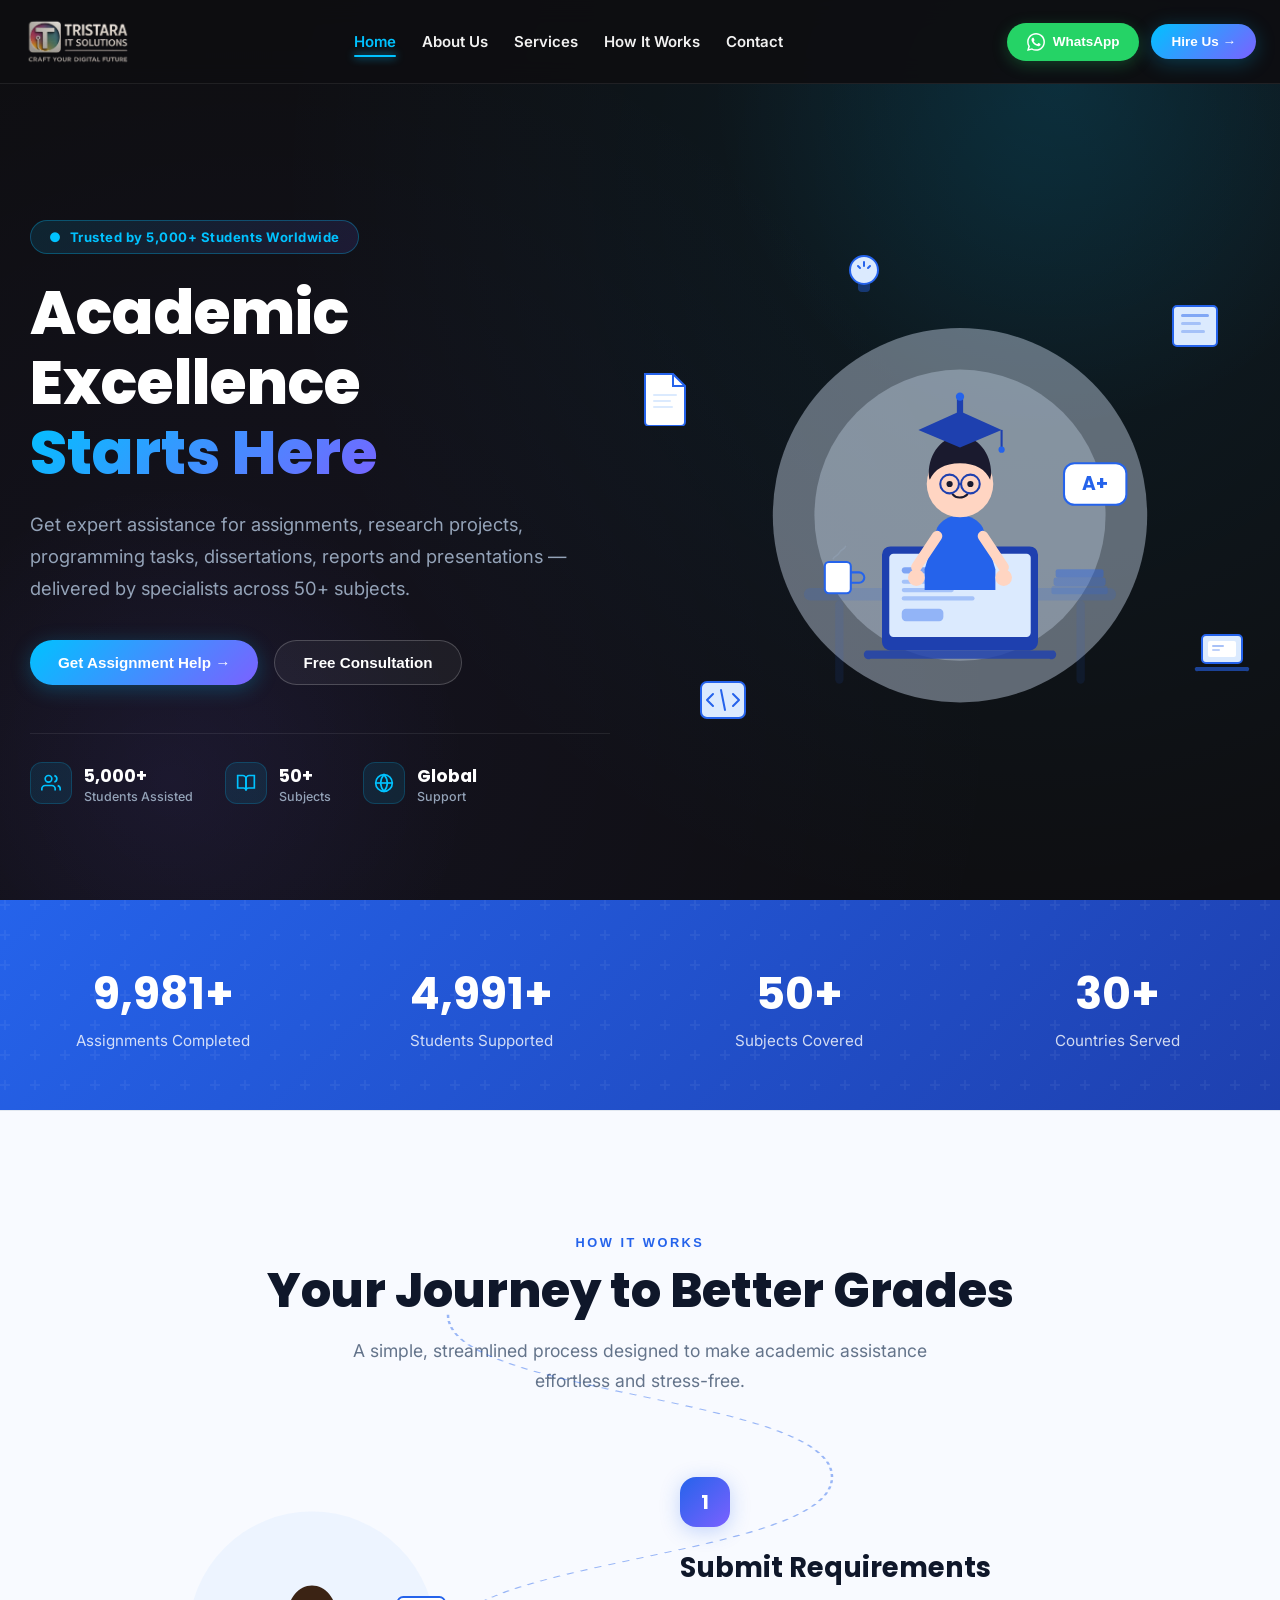
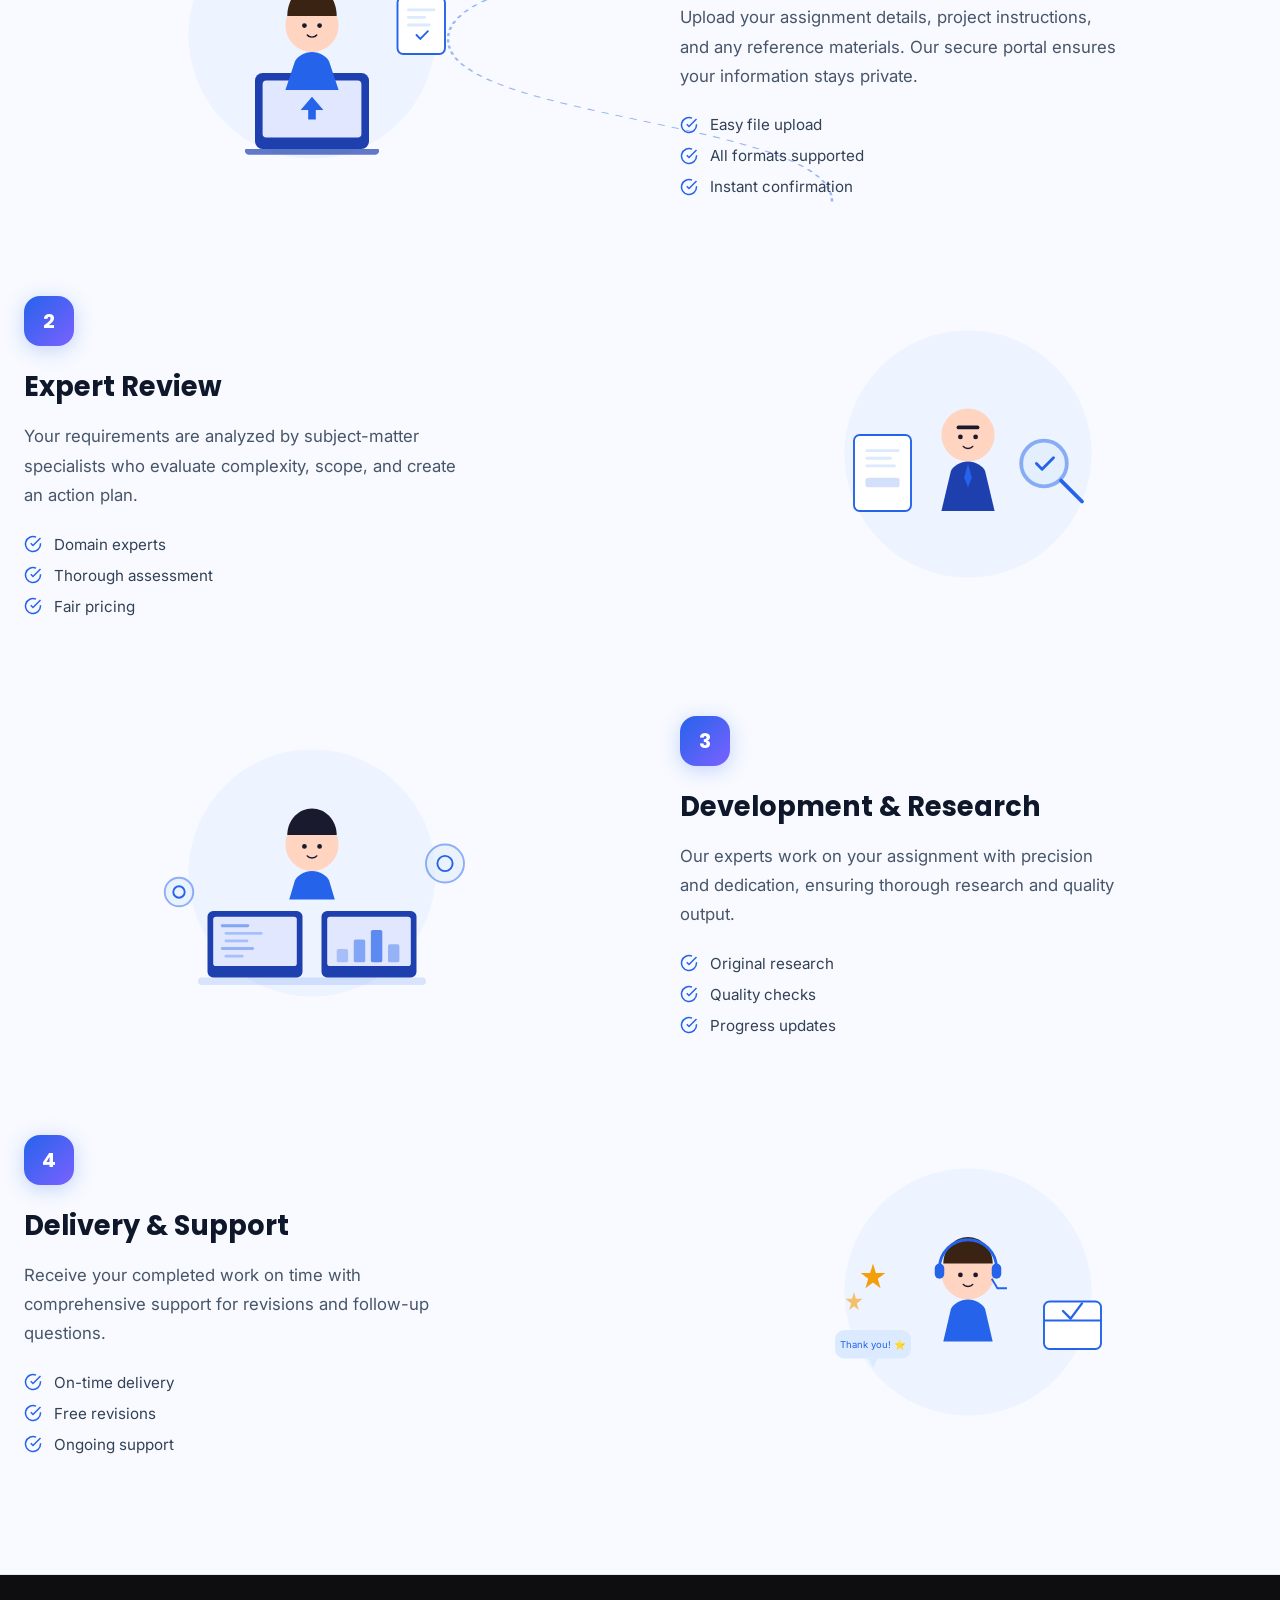
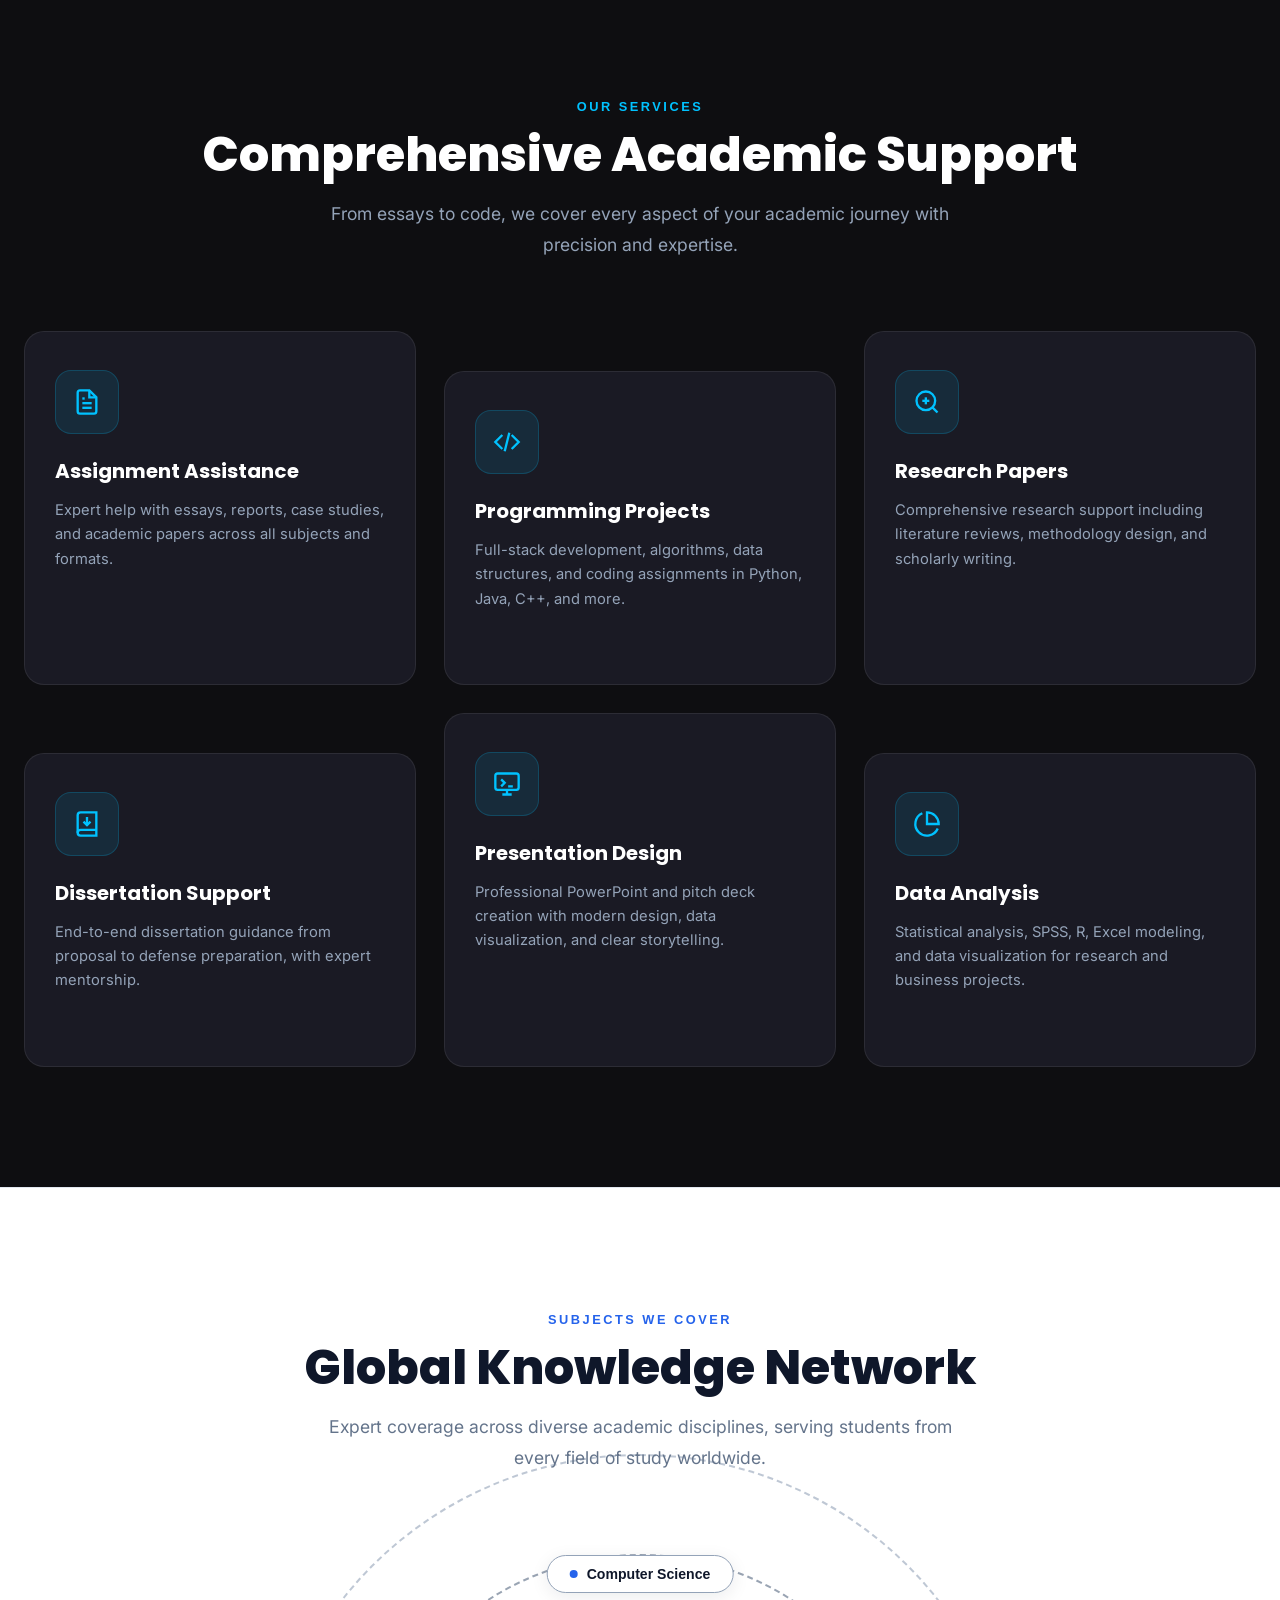
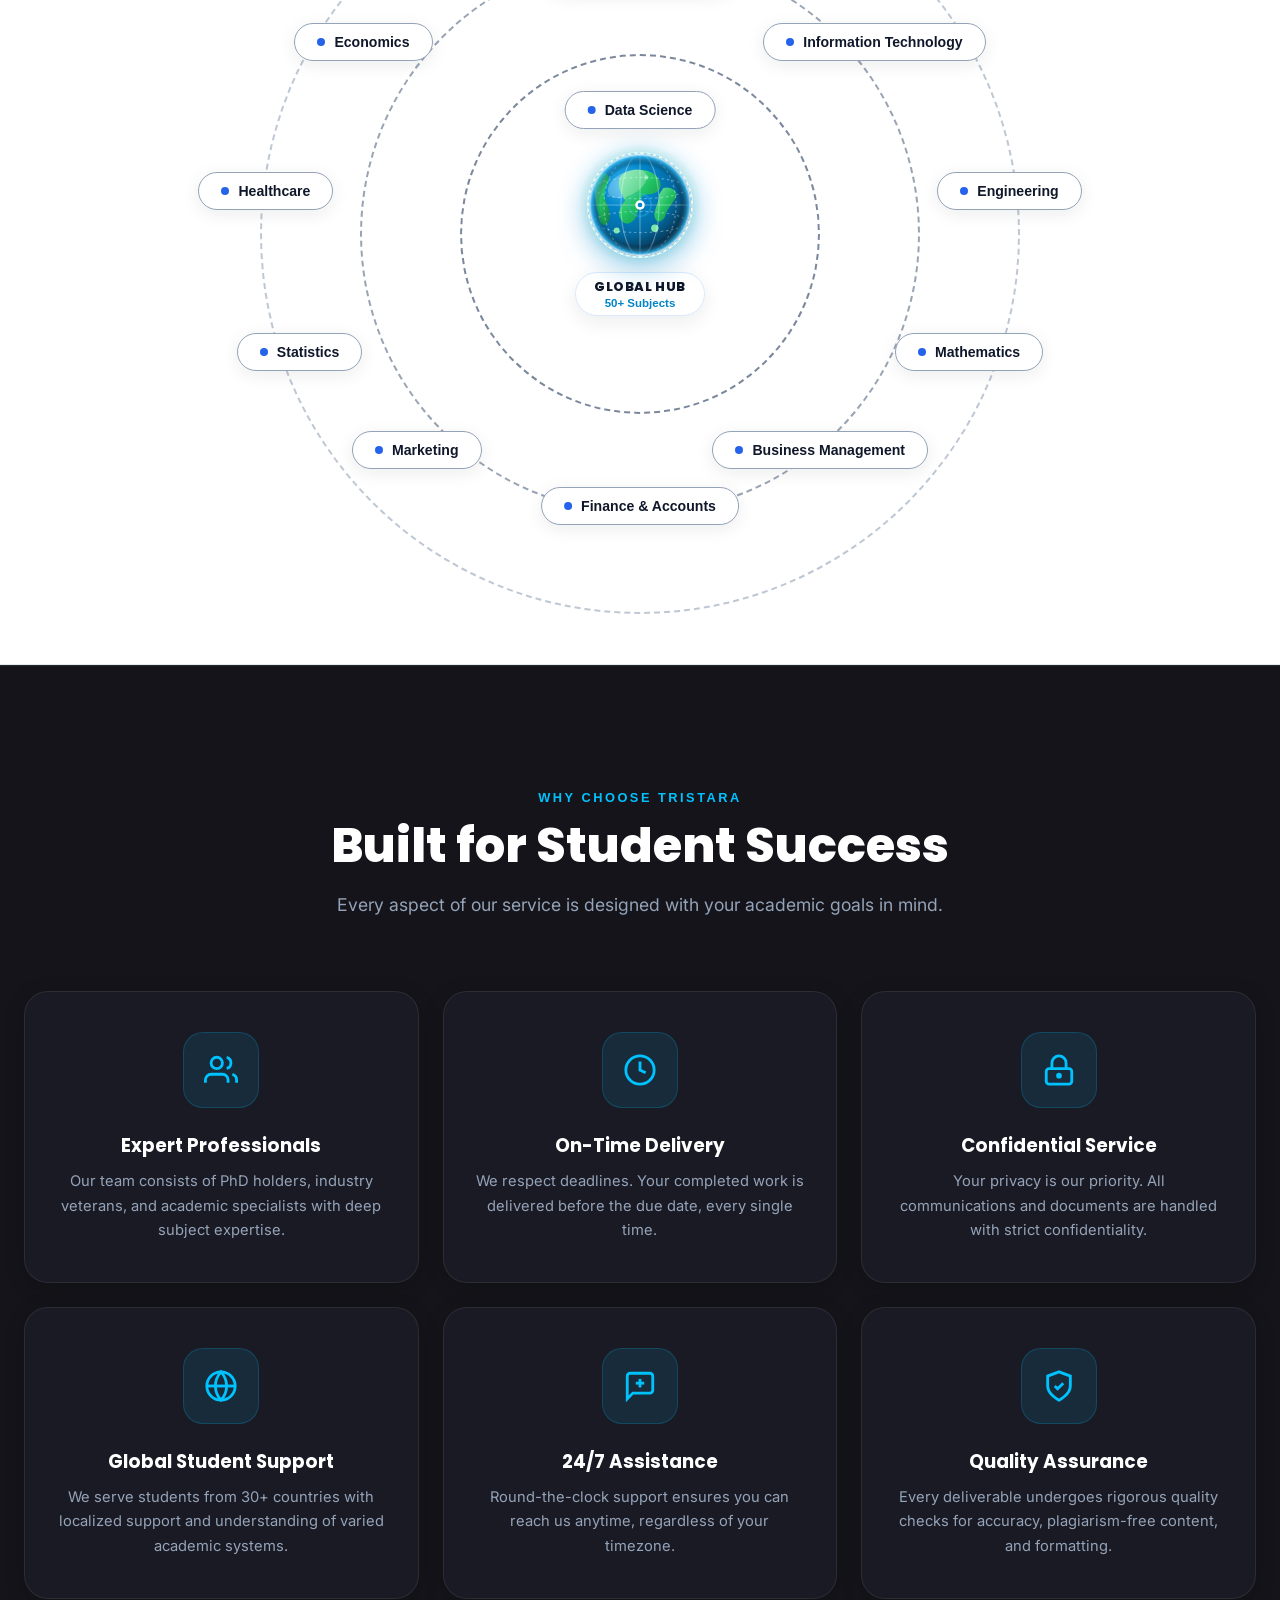
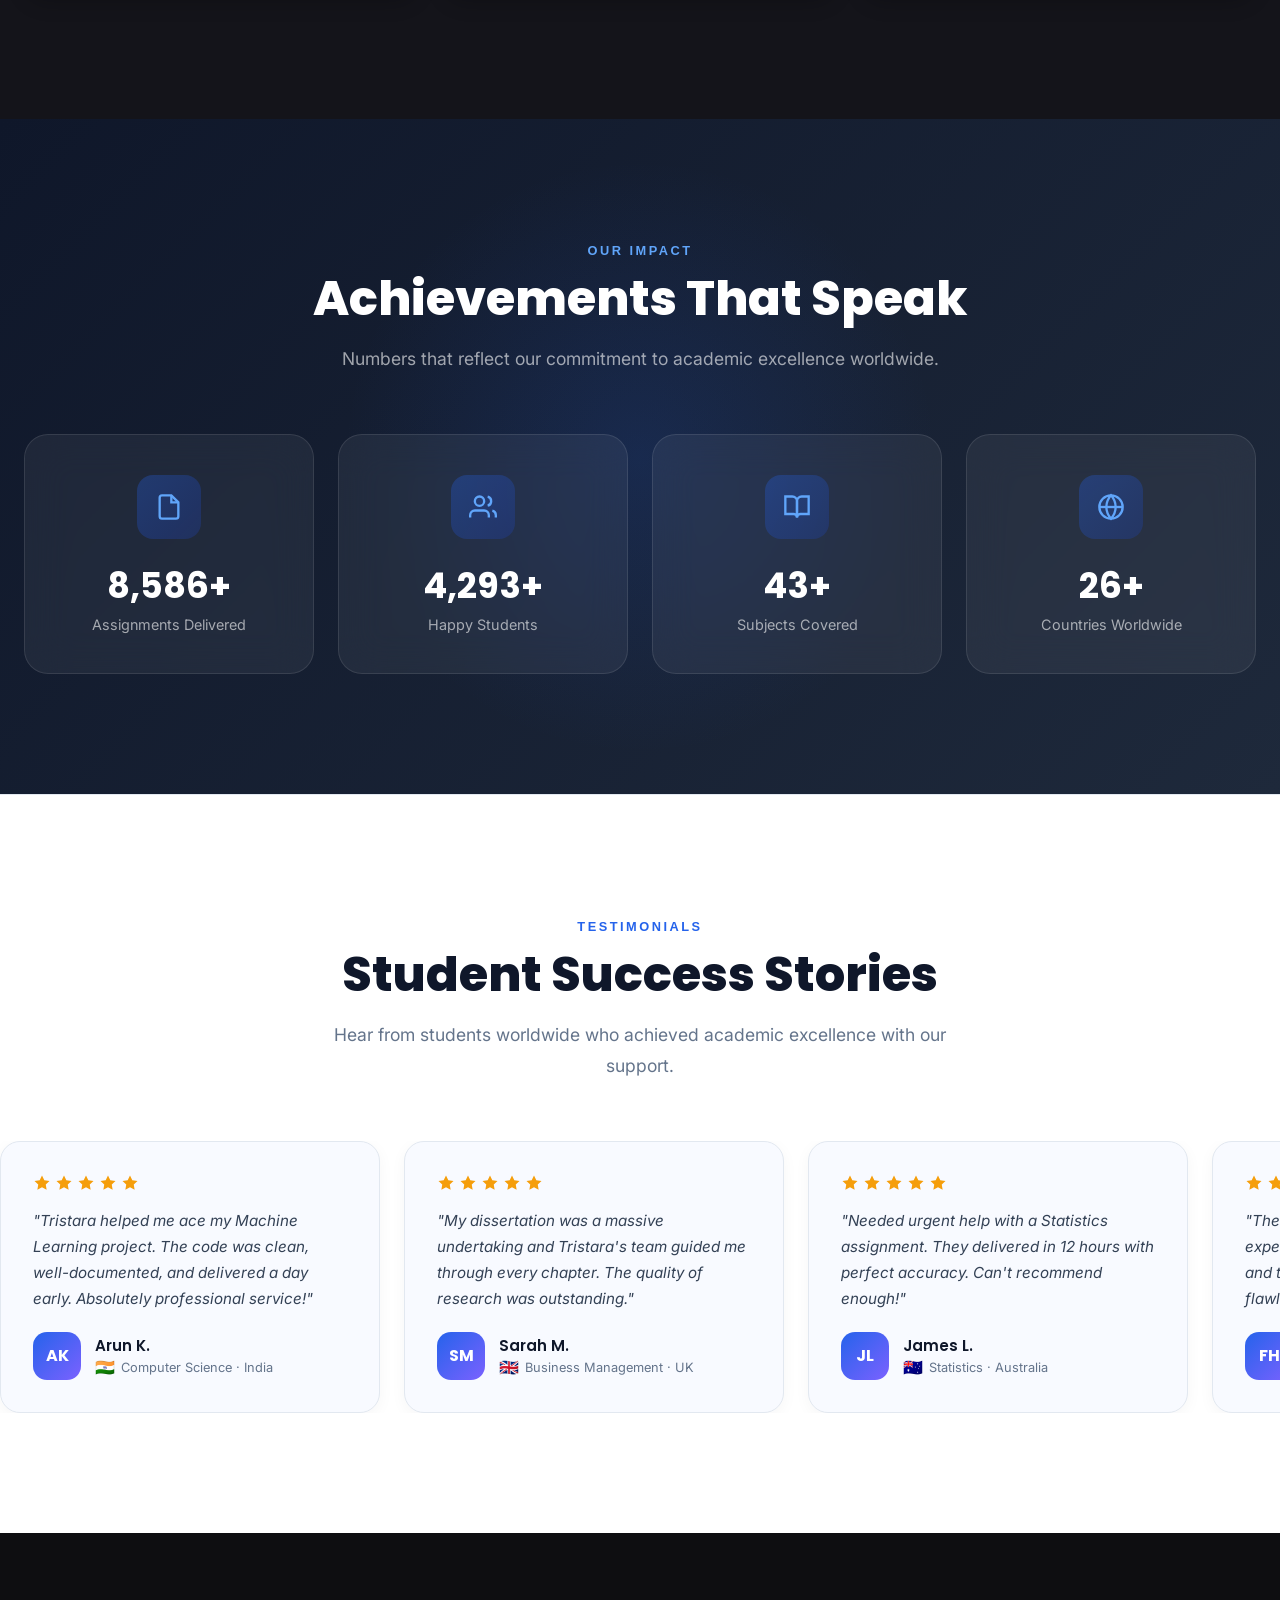
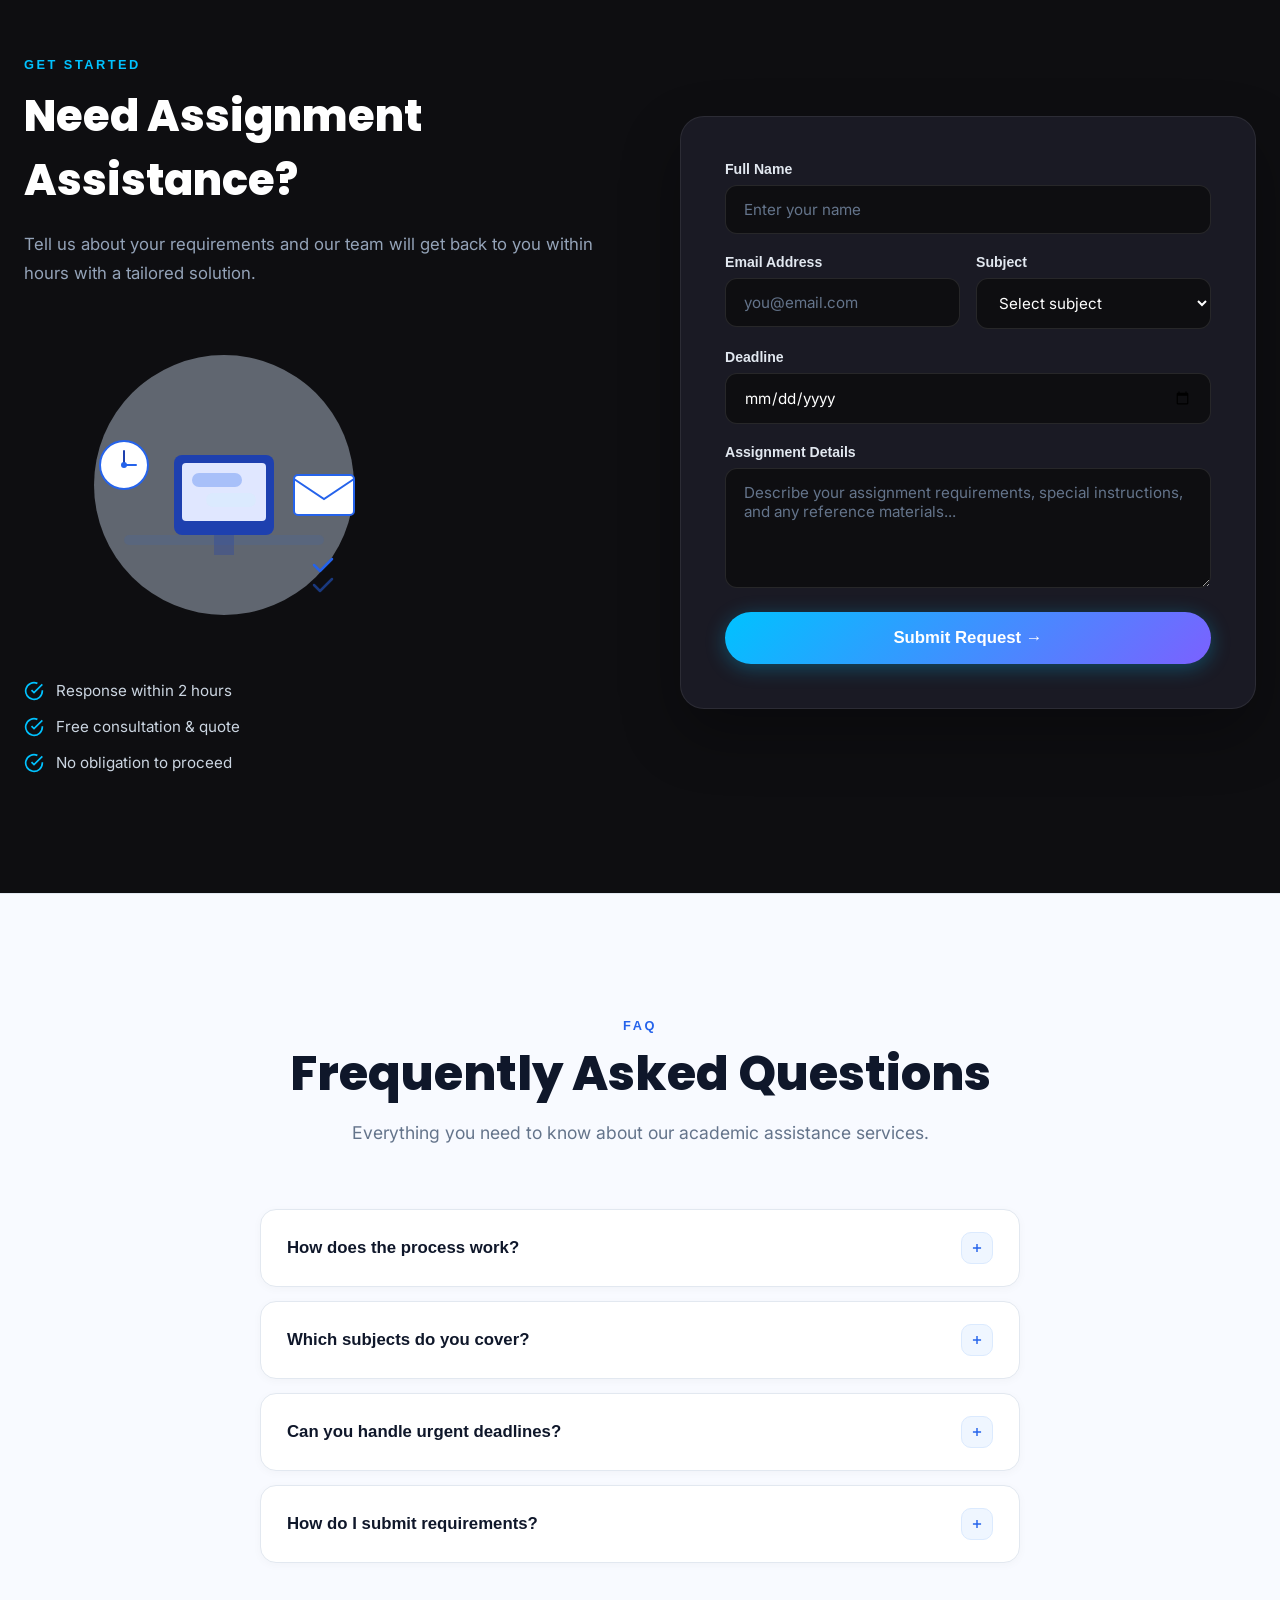
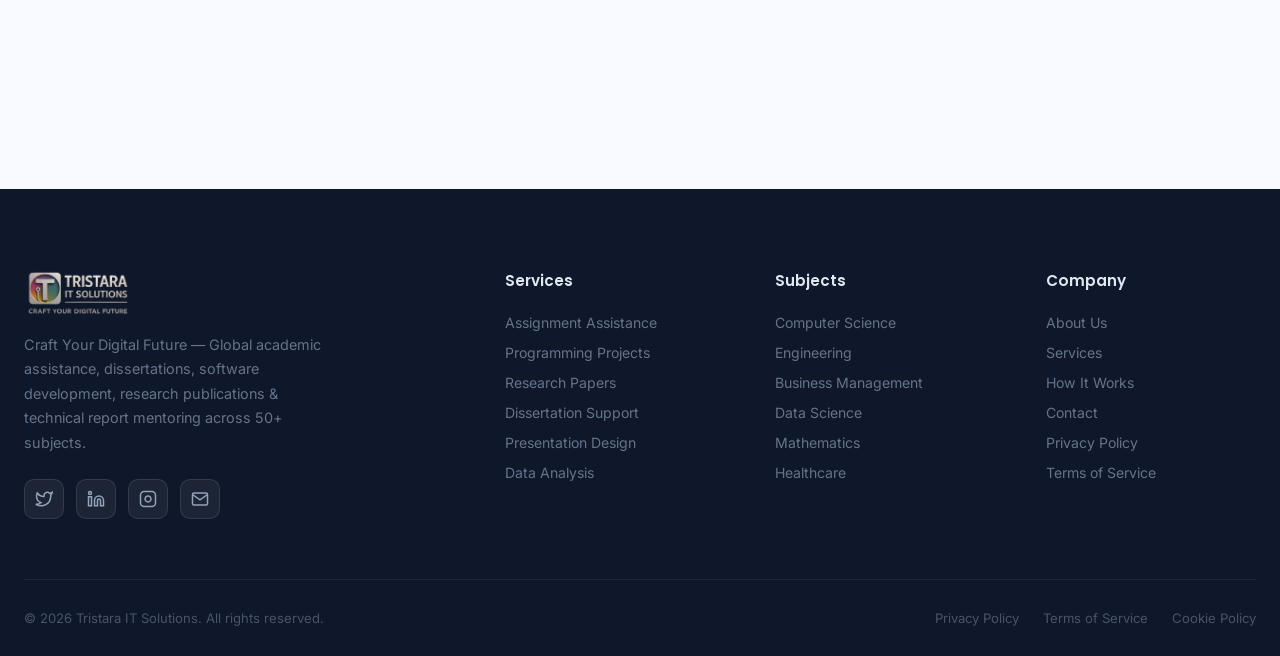
<file: index.html>
<!DOCTYPE html>
<html lang="en">
<head>
  <meta charset="UTF-8">
  <meta name="viewport" content="width=device-width, initial-scale=1.0">
  <title>Tristara IT Solutions — Academic Excellence & Assignment Assistance</title>

  <!-- Google Fonts -->
  <link rel="preconnect" href="https://fonts.googleapis.com">
  <link rel="preconnect" href="https://fonts.gstatic.com" crossorigin>
  <link href="https://fonts.googleapis.com/css2?family=Inter:wght@300;400;500;600;700&family=Poppins:wght@300;400;500;600;700;800&display=swap" rel="stylesheet">

  <!-- Stylesheets -->
  <link rel="stylesheet" href="css/style.css">
  <link rel="stylesheet" href="css/animations.css">
  <link rel="stylesheet" href="css/responsive.css">
</head>
<body>

<!-- ==============================
     NAVBAR
     ============================== -->
<nav class="navbar" id="navbar">
  <div class="container">
    <a href="index.html" class="nav-logo">
      <img src="assets/images/tristara-official-logo.png" alt="Tristara IT Solutions" class="nav-logo-img">
    </a>
    <div class="nav-links">
      <a href="index.html" class="active">Home</a>
      <a href="about.html">About Us</a>
      <a href="services.html">Services</a>
      <a href="how-it-works.html">How It Works</a>
      <a href="contact.html">Contact</a>
    </div>

    <div class="nav-btns-group">
      <a href="https://wa.me/919313118267?text=Hi,%20I%20need%20academic%20assignment%20assistance%20from%20Tristara!" target="_blank" class="nav-btn whatsapp-btn">
        <svg width="18" height="18" viewBox="0 0 24 24" fill="currentColor"><path d="M.057 24l1.687-6.163c-1.041-1.804-1.588-3.849-1.587-5.946.003-6.556 5.338-11.891 11.893-11.891 3.181.001 6.167 1.24 8.413 3.488 2.245 2.248 3.481 5.236 3.48 8.414-.003 6.557-5.338 11.892-11.893 11.892-1.99-.001-3.951-.5-5.688-1.448l-6.305 1.654zm6.597-3.807c1.676.995 3.276 1.591 5.392 1.592 5.448 0 9.886-4.434 9.889-9.885.002-5.462-4.415-9.89-9.881-9.892-5.452 0-9.887 4.434-9.889 9.884-.001 2.225.651 3.891 1.746 5.634l-.999 3.648 3.742-.981zm11.387-5.464c-.074-.124-.272-.198-.57-.347-.297-.149-1.758-.868-2.031-.967-.272-.099-.47-.149-.669.149-.198.297-.768.967-.941 1.165-.173.198-.347.223-.644.074-.297-.149-1.255-.462-2.39-1.475-.883-.788-1.48-1.761-1.653-2.059-.173-.297-.018-.458.13-.606.134-.133.297-.347.446-.521.151-.172.2-.296.3-.495.099-.198.05-.372-.025-.521-.075-.148-.669-1.611-.916-2.206-.242-.579-.487-.501-.669-.51l-.57-.01c-.198 0-.52.074-.792.372s-1.04 1.016-1.04 2.479 1.065 2.876 1.213 3.074c.149.198 2.095 3.2 5.076 4.487.709.306 1.263.489 1.694.626.712.226 1.36.194 1.872.118.571-.085 1.758-.719 2.006-1.413.248-.695.248-1.29.173-1.414z"/></svg>
        WhatsApp
      </a>
      <a href="contact.html" class="nav-btn hire-btn">Hire Us →</a>
    </div>

    <button class="mobile-toggle" onclick="toggleMobile()" aria-label="Toggle Navigation">
      <span></span><span></span><span></span>
    </button>
  </div>
</nav>

<!-- Mobile Menu -->
<div class="mobile-menu-overlay" id="mobileOverlay" onclick="toggleMobile()"></div>
<div class="mobile-menu" id="mobileMenu">
  <button class="mobile-close" onclick="toggleMobile()" aria-label="Close Navigation">
    <svg width="24" height="24" fill="none" stroke="#ffffff" stroke-width="2">
      <line x1="18" y1="6" x2="6" y2="18"/>
      <line x1="6" y1="6" x2="18" y2="18"/>
    </svg>
  </button>
  <a href="index.html" class="active" onclick="toggleMobile()">Home</a>
  <a href="about.html" onclick="toggleMobile()">About Us</a>
  <a href="services.html" onclick="toggleMobile()">Services</a>
  <a href="how-it-works.html" onclick="toggleMobile()">How It Works</a>
  <a href="contact.html" onclick="toggleMobile()">Contact</a>
  <div style="margin-top: 24px; display: flex; flex-direction: column; gap: 12px;">
    <a href="https://wa.me/919313118267?text=Hi,%20I%20need%20academic%20assignment%20assistance%20from%20Tristara!" target="_blank" class="nav-btn whatsapp-btn" style="justify-content: center;">
      WhatsApp Quote
    </a>
    <a href="contact.html" class="nav-btn hire-btn" style="justify-content: center;">Hire Us</a>
  </div>
</div>


<!-- ==============================
     SECTION 1 — HERO
     ============================== -->
<section class="hero" id="hero">
  <div class="container">
    <div class="hero-content">
      <div class="hero-badge">
        <span>●</span> Trusted by 5,000+ Students Worldwide
      </div>
      <h1>
        Academic Excellence<br>
        <span class="gradient-text">Starts Here</span>
      </h1>
      <p>Get expert assistance for assignments, research projects, programming tasks, dissertations, reports and presentations — delivered by specialists across 50+ subjects.</p>
      <div class="hero-buttons">
        <a href="#contact" class="btn-primary">Get Assignment Help →</a>
        <a href="#contact" class="btn-secondary">Free Consultation</a>
      </div>
      <div class="hero-trust">
        <div class="trust-item">
          <div class="trust-icon">
            <svg viewBox="0 0 24 24" fill="none" stroke="currentColor" stroke-width="2"><path d="M17 21v-2a4 4 0 0 0-4-4H5a4 4 0 0 0-4 4v2"/><circle cx="9" cy="7" r="4"/><path d="M23 21v-2a4 4 0 0 0-3-3.87"/><path d="M16 3.13a4 4 0 0 1 0 7.75"/></svg>
          </div>
          <div class="trust-text">
            <div class="trust-number">5,000+</div>
            <div class="trust-label">Students Assisted</div>
          </div>
        </div>
        <div class="trust-item">
          <div class="trust-icon">
            <svg viewBox="0 0 24 24" fill="none" stroke="currentColor" stroke-width="2"><path d="M2 3h6a4 4 0 0 1 4 4v14a3 3 0 0 0-3-3H2z"/><path d="M22 3h-6a4 4 0 0 0-4 4v14a3 3 0 0 1 3-3h7z"/></svg>
          </div>
          <div class="trust-text">
            <div class="trust-number">50+</div>
            <div class="trust-label">Subjects</div>
          </div>
        </div>
        <div class="trust-item">
          <div class="trust-icon">
            <svg viewBox="0 0 24 24" fill="none" stroke="currentColor" stroke-width="2"><circle cx="12" cy="12" r="10"/><line x1="2" y1="12" x2="22" y2="12"/><path d="M12 2a15.3 15.3 0 0 1 4 10 15.3 15.3 0 0 1-4 10 15.3 15.3 0 0 1-4-10 15.3 15.3 0 0 1 4-10z"/></svg>
          </div>
          <div class="trust-text">
            <div class="trust-number">Global</div>
            <div class="trust-label">Support</div>
          </div>
        </div>
      </div>
    </div>

    <!-- Hero Visual -->
    <div class="hero-visual">
      <!-- Floating Elements -->
      <div class="floating-el float-book">
        <svg width="52" height="52" viewBox="0 0 52 52" fill="none">
          <rect x="4" y="6" width="44" height="40" rx="4" fill="#DBEAFE" stroke="#2563EB" stroke-width="2"/>
          <rect x="12" y="14" width="28" height="3" rx="1.5" fill="#2563EB" opacity="0.5"/>
          <rect x="12" y="22" width="20" height="3" rx="1.5" fill="#2563EB" opacity="0.3"/>
          <rect x="12" y="30" width="24" height="3" rx="1.5" fill="#2563EB" opacity="0.3"/>
        </svg>
      </div>
      <div class="floating-el float-paper">
        <svg width="48" height="56" viewBox="0 0 48 56" fill="none">
          <path d="M4 4h28l12 12v36a4 4 0 0 1-4 4H8a4 4 0 0 1-4-4V4z" fill="#fff" stroke="#2563EB" stroke-width="2"/>
          <path d="M32 4v12h12" stroke="#2563EB" stroke-width="2"/>
          <rect x="12" y="24" width="24" height="2" rx="1" fill="#DBEAFE"/>
          <rect x="12" y="30" width="18" height="2" rx="1" fill="#DBEAFE"/>
          <rect x="12" y="36" width="20" height="2" rx="1" fill="#DBEAFE"/>
        </svg>
      </div>
      <div class="floating-el float-laptop">
        <svg width="56" height="40" viewBox="0 0 56 40" fill="none">
          <rect x="8" y="2" width="40" height="28" rx="4" fill="#DBEAFE" stroke="#2563EB" stroke-width="2"/>
          <rect x="14" y="8" width="28" height="16" rx="2" fill="#fff"/>
          <path d="M2 34h52a2 2 0 0 1-2 4H4a2 2 0 0 1-2-4z" fill="#2563EB" opacity="0.6"/>
          <rect x="18" y="12" width="12" height="2" rx="1" fill="#2563EB" opacity="0.4"/>
          <rect x="18" y="16" width="8" height="2" rx="1" fill="#2563EB" opacity="0.3"/>
        </svg>
      </div>
      <div class="floating-el float-bulb">
        <svg width="40" height="48" viewBox="0 0 40 48" fill="none">
          <circle cx="20" cy="18" r="14" fill="#DBEAFE" stroke="#2563EB" stroke-width="2"/>
          <path d="M14 32h12v4a4 4 0 0 1-4 4h-4a4 4 0 0 1-4-4v-4z" fill="#2563EB" opacity="0.4"/>
          <path d="M20 10v4M14 14l2 2M26 14l-2 2" stroke="#2563EB" stroke-width="2" stroke-linecap="round"/>
        </svg>
      </div>
      <div class="floating-el float-code">
        <svg width="48" height="40" viewBox="0 0 48 40" fill="none">
          <rect x="2" y="2" width="44" height="36" rx="6" fill="#DBEAFE" stroke="#2563EB" stroke-width="2"/>
          <path d="M14 14l-6 6 6 6M34 14l6 6-6 6" stroke="#2563EB" stroke-width="2" stroke-linecap="round" stroke-linejoin="round"/>
          <line x1="22" y1="10" x2="26" y2="30" stroke="#2563EB" stroke-width="2" stroke-linecap="round"/>
        </svg>
      </div>

      <!-- Main Student Illustration -->
      <div class="hero-illustration">
        <svg viewBox="0 0 500 450" fill="none" xmlns="http://www.w3.org/2000/svg">
          <circle cx="250" cy="230" r="180" fill="#DBEAFE" opacity="0.4"/>
          <circle cx="250" cy="230" r="140" fill="#DBEAFE" opacity="0.3"/>
          <!-- Desk -->
          <rect x="100" y="300" width="300" height="12" rx="6" fill="#2563EB" opacity="0.15"/>
          <rect x="130" y="312" width="8" height="80" rx="4" fill="#2563EB" opacity="0.1"/>
          <rect x="362" y="312" width="8" height="80" rx="4" fill="#2563EB" opacity="0.1"/>
          <!-- Laptop -->
          <rect x="175" y="260" width="150" height="100" rx="8" fill="#1E40AF"/>
          <rect x="182" y="267" width="136" height="80" rx="4" fill="#DBEAFE"/>
          <rect x="194" y="280" width="60" height="6" rx="3" fill="#2563EB" opacity="0.5"/>
          <rect x="194" y="292" width="80" height="4" rx="2" fill="#2563EB" opacity="0.3"/>
          <rect x="194" y="300" width="50" height="4" rx="2" fill="#2563EB" opacity="0.3"/>
          <rect x="194" y="308" width="70" height="4" rx="2" fill="#2563EB" opacity="0.3"/>
          <rect x="194" y="320" width="40" height="12" rx="4" fill="#2563EB" opacity="0.4"/>
          <path d="M160 360h180a4 4 0 0 1-4 8H164a4 4 0 0 1-4-8z" fill="#1E40AF" opacity="0.8"/>
          <!-- Student -->
          <path d="M250 230c-10 0-18 5-22 12l-12 40v20h68v-20l-12-40c-4-7-12-12-22-12z" fill="#2563EB"/>
          <circle cx="250" cy="200" r="32" fill="#ffd5c2"/>
          <path d="M220 190c0-20 13-36 30-36s30 16 30 36c0 2-1 4-1 6-4-10-14-16-29-16s-25 6-29 16c-1-2-1-4-1-6z" fill="#1a1a2e"/>
          <circle cx="240" cy="200" r="3" fill="#1a1a2e"/>
          <circle cx="260" cy="200" r="3" fill="#1a1a2e"/>
          <path d="M243 210c3 4 10 4 14 0" stroke="#1a1a2e" stroke-width="2" stroke-linecap="round"/>
          <circle cx="240" cy="200" r="9" stroke="#1E40AF" stroke-width="2" fill="none"/>
          <circle cx="260" cy="200" r="9" stroke="#1E40AF" stroke-width="2" fill="none"/>
          <line x1="249" y1="200" x2="251" y2="200" stroke="#1E40AF" stroke-width="2"/>
          <!-- Arms -->
          <path d="M228 250l-20 30" stroke="#ffd5c2" stroke-width="10" stroke-linecap="round"/>
          <path d="M272 250l20 30" stroke="#ffd5c2" stroke-width="10" stroke-linecap="round"/>
          <circle cx="208" cy="290" r="8" fill="#ffd5c2"/>
          <circle cx="292" cy="290" r="8" fill="#ffd5c2"/>
          <!-- A+ badge -->
          <rect x="350" y="180" width="60" height="40" rx="10" fill="#ffffff" stroke="#2563EB" stroke-width="2"/>
          <text x="380" y="206" font-family="Poppins, sans-serif" font-weight="700" font-size="18" fill="#2563EB" text-anchor="middle">A+</text>
          <!-- Graduation cap -->
          <polygon points="250,130 210,148 250,165 290,148" fill="#1E40AF"/>
          <rect x="247" y="118" width="6" height="14" fill="#1E40AF"/>
          <circle cx="250" cy="116" r="4" fill="#2563EB"/>
          <line x1="290" y1="148" x2="290" y2="165" stroke="#1E40AF" stroke-width="2"/>
          <circle cx="290" cy="167" r="3" fill="#2563EB"/>
          <!-- Coffee -->
          <rect x="120" y="275" width="25" height="30" rx="4" fill="#ffffff" stroke="#2563EB" stroke-width="2"/>
          <path d="M145 285h8a5 5 0 0 1 0 10h-8" stroke="#2563EB" stroke-width="2"/>
          <path d="M128 272c2-4 4-2 6-6s4-2 6-6" stroke="#94a3b8" stroke-width="1.5" stroke-linecap="round" opacity="0.5"/>
          <!-- Book stack -->
          <rect x="340" y="290" width="50" height="8" rx="2" fill="#2563EB" opacity="0.3"/>
          <rect x="338" y="298" width="54" height="8" rx="2" fill="#2563EB" opacity="0.2"/>
          <rect x="342" y="282" width="46" height="8" rx="2" fill="#2563EB" opacity="0.4"/>
        </svg>
      </div>
    </div>
  </div>
</section>


<!-- ==============================
     SECTION 2 — TRUST BAR
     ============================== -->
<section class="trust-bar">
  <div class="container">
    <div class="trust-stat reveal">
      <div class="trust-stat-number" data-target="10000" data-suffix="+">0</div>
      <div class="trust-stat-label">Assignments Completed</div>
    </div>
    <div class="trust-stat reveal">
      <div class="trust-stat-number" data-target="5000" data-suffix="+">0</div>
      <div class="trust-stat-label">Students Supported</div>
    </div>
    <div class="trust-stat reveal">
      <div class="trust-stat-number" data-target="50" data-suffix="+">0</div>
      <div class="trust-stat-label">Subjects Covered</div>
    </div>
    <div class="trust-stat reveal">
      <div class="trust-stat-number" data-target="30" data-suffix="+">0</div>
      <div class="trust-stat-label">Countries Served</div>
    </div>
  </div>
</section>


<!-- ==============================
     SECTION 3 — HOW IT WORKS
     ============================== -->
<section class="how-it-works" id="how-it-works">
  <!-- Paper airplane path -->
  <div class="airplane-path-container" id="airplanePath">
    <svg width="100%" height="100%" preserveAspectRatio="none">
      <path id="flightPath" class="flight-path" d=""/>
    </svg>
    <div class="paper-airplane" id="paperAirplane">
      <svg width="36" height="36" viewBox="0 0 36 36" fill="none">
        <path d="M4 4l28 14L4 32l4-14L4 4z" fill="#2563EB"/>
        <path d="M8 18l24-4" stroke="#1E40AF" stroke-width="1.5"/>
        <path d="M4 4l4 14" stroke="#1E40AF" stroke-width="1"/>
      </svg>
    </div>
  </div>

  <div class="container">
    <div class="how-header reveal">
      <div class="section-label">How It Works</div>
      <h2 class="section-title">Your Journey to Better Grades</h2>
      <p class="section-desc">A simple, streamlined process designed to make academic assistance effortless and stress-free.</p>
    </div>

    <div class="steps-wrapper">
      <!-- Step 1 -->
      <div class="step-row">
        <div class="step-visual reveal-left">
          <div class="step-illustration">
            <svg viewBox="0 0 400 320" fill="none">
              <circle cx="200" cy="160" r="130" fill="#DBEAFE" opacity="0.4"/>
              <rect x="140" y="200" width="120" height="80" rx="8" fill="#1E40AF"/>
              <rect x="148" y="208" width="104" height="60" rx="4" fill="#e0e7ff"/>
              <path d="M130 280h140a4 4 0 0 1-4 6H134a4 4 0 0 1-4-6z" fill="#1E40AF" opacity="0.7"/>
              <path d="M200 225l-12 14h8v10h8v-10h8l-12-14z" fill="#2563EB"/>
              <circle cx="200" cy="150" r="28" fill="#ffd5c2"/>
              <path d="M174 140c0-18 12-32 26-32s26 14 26 32" fill="#3b2314"/>
              <circle cx="192" cy="150" r="2.5" fill="#1a1a2e"/>
              <circle cx="208" cy="150" r="2.5" fill="#1a1a2e"/>
              <path d="M195 160c2 3 8 3 10 0" stroke="#1a1a2e" stroke-width="1.5" stroke-linecap="round"/>
              <path d="M200 178c-8 0-16 5-18 10l-10 30h56l-10-30c-2-5-10-10-18-10z" fill="#2563EB"/>
              <rect x="290" y="120" width="50" height="60" rx="6" fill="#fff" stroke="#2563EB" stroke-width="2"/>
              <rect x="300" y="132" width="30" height="3" rx="1.5" fill="#DBEAFE"/>
              <rect x="300" y="140" width="20" height="3" rx="1.5" fill="#DBEAFE"/>
              <rect x="300" y="148" width="25" height="3" rx="1.5" fill="#DBEAFE"/>
              <path d="M310 160l4 4 8-8" stroke="#2563EB" stroke-width="2" stroke-linecap="round"/>
            </svg>
          </div>
        </div>
        <div class="step-content reveal-right">
          <div class="step-number">1</div>
          <h3>Submit Requirements</h3>
          <p>Upload your assignment details, project instructions, and any reference materials. Our secure portal ensures your information stays private.</p>
          <div class="step-features">
            <div class="step-feature"><svg viewBox="0 0 24 24" fill="none" stroke="currentColor" stroke-width="2"><path d="M22 11.08V12a10 10 0 1 1-5.93-9.14"/><polyline points="22 4 12 14.01 9 11.01"/></svg> Easy file upload</div>
            <div class="step-feature"><svg viewBox="0 0 24 24" fill="none" stroke="currentColor" stroke-width="2"><path d="M22 11.08V12a10 10 0 1 1-5.93-9.14"/><polyline points="22 4 12 14.01 9 11.01"/></svg> All formats supported</div>
            <div class="step-feature"><svg viewBox="0 0 24 24" fill="none" stroke="currentColor" stroke-width="2"><path d="M22 11.08V12a10 10 0 1 1-5.93-9.14"/><polyline points="22 4 12 14.01 9 11.01"/></svg> Instant confirmation</div>
          </div>
        </div>
      </div>

      <!-- Step 2 -->
      <div class="step-row reverse">
        <div class="step-content reveal-left">
          <div class="step-number">2</div>
          <h3>Expert Review</h3>
          <p>Your requirements are analyzed by subject-matter specialists who evaluate complexity, scope, and create an action plan.</p>
          <div class="step-features">
            <div class="step-feature"><svg viewBox="0 0 24 24" fill="none" stroke="currentColor" stroke-width="2"><path d="M22 11.08V12a10 10 0 1 1-5.93-9.14"/><polyline points="22 4 12 14.01 9 11.01"/></svg> Domain experts</div>
            <div class="step-feature"><svg viewBox="0 0 24 24" fill="none" stroke="currentColor" stroke-width="2"><path d="M22 11.08V12a10 10 0 1 1-5.93-9.14"/><polyline points="22 4 12 14.01 9 11.01"/></svg> Thorough assessment</div>
            <div class="step-feature"><svg viewBox="0 0 24 24" fill="none" stroke="currentColor" stroke-width="2"><path d="M22 11.08V12a10 10 0 1 1-5.93-9.14"/><polyline points="22 4 12 14.01 9 11.01"/></svg> Fair pricing</div>
          </div>
        </div>
        <div class="step-visual reveal-right">
          <div class="step-illustration">
            <svg viewBox="0 0 400 320" fill="none">
              <circle cx="200" cy="160" r="130" fill="#DBEAFE" opacity="0.4"/>
              <circle cx="200" cy="140" r="28" fill="#ffd5c2"/>
              <rect x="188" y="130" width="24" height="4" rx="2" fill="#1a1a2e"/>
              <circle cx="192" cy="142" r="2.5" fill="#1a1a2e"/>
              <circle cx="208" cy="142" r="2.5" fill="#1a1a2e"/>
              <path d="M195 152c2 3 8 3 10 0" stroke="#1a1a2e" stroke-width="1.5" stroke-linecap="round"/>
              <path d="M200 168c-8 0-16 5-18 10l-10 42h56l-10-42c-2-5-10-10-18-10z" fill="#1E40AF"/>
              <polygon points="200,170 196,185 200,195 204,185" fill="#2563EB"/>
              <circle cx="280" cy="170" r="24" stroke="#2563EB" stroke-width="4" fill="#DBEAFE" opacity="0.5"/>
              <line x1="298" y1="188" x2="320" y2="210" stroke="#2563EB" stroke-width="4" stroke-linecap="round"/>
              <path d="M272 170l6 6 12-12" stroke="#2563EB" stroke-width="3" stroke-linecap="round" stroke-linejoin="round"/>
              <rect x="80" y="140" width="60" height="80" rx="6" fill="#fff" stroke="#2563EB" stroke-width="2"/>
              <rect x="92" y="155" width="36" height="3" rx="1.5" fill="#DBEAFE"/>
              <rect x="92" y="163" width="28" height="3" rx="1.5" fill="#DBEAFE"/>
              <rect x="92" y="171" width="32" height="3" rx="1.5" fill="#DBEAFE"/>
              <rect x="92" y="185" width="36" height="10" rx="3" fill="#2563EB" opacity="0.2"/>
            </svg>
          </div>
        </div>
      </div>

      <!-- Step 3 -->
      <div class="step-row">
        <div class="step-visual reveal-left">
          <div class="step-illustration">
            <svg viewBox="0 0 400 320" fill="none">
              <circle cx="200" cy="160" r="130" fill="#DBEAFE" opacity="0.4"/>
              <circle cx="200" cy="130" r="28" fill="#ffd5c2"/>
              <path d="M174 120c0-16 12-28 26-28s26 12 26 28" fill="#1a1a2e"/>
              <circle cx="192" cy="132" r="2.5" fill="#1a1a2e"/>
              <circle cx="208" cy="132" r="2.5" fill="#1a1a2e"/>
              <path d="M195 142c2 3 8 3 10 0" stroke="#1a1a2e" stroke-width="1.5" stroke-linecap="round"/>
              <path d="M200 158c-8 0-16 5-18 10l-6 20h48l-6-20c-2-5-10-10-18-10z" fill="#2563EB"/>
              <rect x="90" y="200" width="100" height="70" rx="6" fill="#1E40AF"/>
              <rect x="96" y="206" width="88" height="52" rx="3" fill="#e0e7ff"/>
              <rect x="104" y="214" width="30" height="3" rx="1.5" fill="#2563EB" opacity="0.5"/>
              <rect x="108" y="222" width="40" height="3" rx="1.5" fill="#2563EB" opacity="0.3"/>
              <rect x="108" y="230" width="25" height="3" rx="1.5" fill="#2563EB" opacity="0.3"/>
              <rect x="104" y="238" width="35" height="3" rx="1.5" fill="#2563EB" opacity="0.4"/>
              <rect x="108" y="246" width="20" height="3" rx="1.5" fill="#2563EB" opacity="0.3"/>
              <rect x="210" y="200" width="100" height="70" rx="6" fill="#1E40AF"/>
              <rect x="216" y="206" width="88" height="52" rx="3" fill="#e0e7ff"/>
              <rect x="226" y="240" width="12" height="14" rx="2" fill="#2563EB" opacity="0.3"/>
              <rect x="244" y="230" width="12" height="24" rx="2" fill="#2563EB" opacity="0.5"/>
              <rect x="262" y="220" width="12" height="34" rx="2" fill="#2563EB" opacity="0.7"/>
              <rect x="280" y="235" width="12" height="19" rx="2" fill="#2563EB" opacity="0.4"/>
              <rect x="80" y="270" width="240" height="8" rx="4" fill="#2563EB" opacity="0.15"/>
              <circle cx="340" cy="150" r="20" stroke="#2563EB" stroke-width="2" fill="#DBEAFE" opacity="0.5"/>
              <circle cx="340" cy="150" r="8" stroke="#2563EB" stroke-width="2" fill="none"/>
              <circle cx="60" cy="180" r="15" stroke="#2563EB" stroke-width="2" fill="#DBEAFE" opacity="0.5"/>
              <circle cx="60" cy="180" r="6" stroke="#2563EB" stroke-width="2" fill="none"/>
            </svg>
          </div>
        </div>
        <div class="step-content reveal-right">
          <div class="step-number">3</div>
          <h3>Development & Research</h3>
          <p>Our experts work on your assignment with precision and dedication, ensuring thorough research and quality output.</p>
          <div class="step-features">
            <div class="step-feature"><svg viewBox="0 0 24 24" fill="none" stroke="currentColor" stroke-width="2"><path d="M22 11.08V12a10 10 0 1 1-5.93-9.14"/><polyline points="22 4 12 14.01 9 11.01"/></svg> Original research</div>
            <div class="step-feature"><svg viewBox="0 0 24 24" fill="none" stroke="currentColor" stroke-width="2"><path d="M22 11.08V12a10 10 0 1 1-5.93-9.14"/><polyline points="22 4 12 14.01 9 11.01"/></svg> Quality checks</div>
            <div class="step-feature"><svg viewBox="0 0 24 24" fill="none" stroke="currentColor" stroke-width="2"><path d="M22 11.08V12a10 10 0 1 1-5.93-9.14"/><polyline points="22 4 12 14.01 9 11.01"/></svg> Progress updates</div>
          </div>
        </div>
      </div>

      <!-- Step 4 -->
      <div class="step-row reverse">
        <div class="step-content reveal-left">
          <div class="step-number">4</div>
          <h3>Delivery & Support</h3>
          <p>Receive your completed work on time with comprehensive support for revisions and follow-up questions.</p>
          <div class="step-features">
            <div class="step-feature"><svg viewBox="0 0 24 24" fill="none" stroke="currentColor" stroke-width="2"><path d="M22 11.08V12a10 10 0 1 1-5.93-9.14"/><polyline points="22 4 12 14.01 9 11.01"/></svg> On-time delivery</div>
            <div class="step-feature"><svg viewBox="0 0 24 24" fill="none" stroke="currentColor" stroke-width="2"><path d="M22 11.08V12a10 10 0 1 1-5.93-9.14"/><polyline points="22 4 12 14.01 9 11.01"/></svg> Free revisions</div>
            <div class="step-feature"><svg viewBox="0 0 24 24" fill="none" stroke="currentColor" stroke-width="2"><path d="M22 11.08V12a10 10 0 1 1-5.93-9.14"/><polyline points="22 4 12 14.01 9 11.01"/></svg> Ongoing support</div>
          </div>
        </div>
        <div class="step-visual reveal-right">
          <div class="step-illustration">
            <svg viewBox="0 0 400 320" fill="none">
              <circle cx="200" cy="160" r="130" fill="#DBEAFE" opacity="0.4"/>
              <circle cx="200" cy="140" r="28" fill="#ffd5c2"/>
              <path d="M174 130c0-16 12-28 26-28s26 12 26 28" fill="#3b2314"/>
              <circle cx="192" cy="142" r="2.5" fill="#1a1a2e"/>
              <circle cx="208" cy="142" r="2.5" fill="#1a1a2e"/>
              <path d="M195 152c2 3 8 3 10 0" stroke="#1a1a2e" stroke-width="1.5" stroke-linecap="round"/>
              <path d="M170 135a30 30 0 0 1 60 0" stroke="#2563EB" stroke-width="3" fill="none"/>
              <rect x="165" y="130" width="10" height="16" rx="5" fill="#2563EB"/>
              <rect x="225" y="130" width="10" height="16" rx="5" fill="#2563EB"/>
              <path d="M225 146l6 10h10" stroke="#2563EB" stroke-width="2" fill="none"/>
              <path d="M200 168c-8 0-16 5-18 10l-8 34h52l-8-34c-2-5-10-10-18-10z" fill="#2563EB"/>
              <rect x="280" y="170" width="60" height="50" rx="6" fill="#fff" stroke="#2563EB" stroke-width="2"/>
              <line x1="280" y1="190" x2="340" y2="190" stroke="#2563EB" stroke-width="2"/>
              <path d="M300 180l8 8 12-16" stroke="#2563EB" stroke-width="2.5" stroke-linecap="round" stroke-linejoin="round"/>
              <polygon points="100,130 103,140 113,140 105,146 108,156 100,150 92,156 95,146 87,140 97,140" fill="#f59e0b"/>
              <polygon points="80,160 82,167 89,167 83,172 85,179 80,175 75,179 77,172 71,167 78,167" fill="#f59e0b" opacity="0.6"/>
              <rect x="60" y="200" width="80" height="30" rx="10" fill="#DBEAFE"/>
              <text x="100" y="219" font-family="Inter, sans-serif" font-size="10" fill="#2563EB" text-anchor="middle">Thank you! ⭐</text>
              <polygon points="95,230 100,240 105,230" fill="#DBEAFE"/>
            </svg>
          </div>
        </div>
      </div>
    </div>
  </div>
</section>


<!-- ==============================
     SECTION 4 — SERVICES
     ============================== -->
<section class="services" id="services">
  <div class="container">
    <div class="services-header reveal">
      <div class="section-label">Our Services</div>
      <h2 class="section-title">Comprehensive Academic Support</h2>
      <p class="section-desc">From essays to code, we cover every aspect of your academic journey with precision and expertise.</p>
    </div>
    <div class="services-grid">
      <div class="service-card reveal">
        <div class="service-icon"><svg viewBox="0 0 24 24" fill="none" stroke="currentColor" stroke-width="2"><path d="M14 2H6a2 2 0 0 0-2 2v16a2 2 0 0 0 2 2h12a2 2 0 0 0 2-2V8z"/><polyline points="14 2 14 8 20 8"/><line x1="16" y1="13" x2="8" y2="13"/><line x1="16" y1="17" x2="8" y2="17"/><polyline points="10 9 9 9 8 9"/></svg></div>
        <h3>Assignment Assistance</h3>
        <p>Expert help with essays, reports, case studies, and academic papers across all subjects and formats.</p>
        <div class="service-arrow">Learn more <svg width="16" height="16" viewBox="0 0 24 24" fill="none" stroke="currentColor" stroke-width="2"><line x1="5" y1="12" x2="19" y2="12"/><polyline points="12 5 19 12 12 19"/></svg></div>
      </div>
      <div class="service-card reveal">
        <div class="service-icon"><svg viewBox="0 0 24 24" fill="none" stroke="currentColor" stroke-width="2"><polyline points="16 18 22 12 16 6"/><polyline points="8 6 2 12 8 18"/><line x1="14" y1="4" x2="10" y2="20"/></svg></div>
        <h3>Programming Projects</h3>
        <p>Full-stack development, algorithms, data structures, and coding assignments in Python, Java, C++, and more.</p>
        <div class="service-arrow">Learn more <svg width="16" height="16" viewBox="0 0 24 24" fill="none" stroke="currentColor" stroke-width="2"><line x1="5" y1="12" x2="19" y2="12"/><polyline points="12 5 19 12 12 19"/></svg></div>
      </div>
      <div class="service-card reveal">
        <div class="service-icon"><svg viewBox="0 0 24 24" fill="none" stroke="currentColor" stroke-width="2"><circle cx="11" cy="11" r="8"/><line x1="21" y1="21" x2="16.65" y2="16.65"/><line x1="11" y1="8" x2="11" y2="14"/><line x1="8" y1="11" x2="14" y2="11"/></svg></div>
        <h3>Research Papers</h3>
        <p>Comprehensive research support including literature reviews, methodology design, and scholarly writing.</p>
        <div class="service-arrow">Learn more <svg width="16" height="16" viewBox="0 0 24 24" fill="none" stroke="currentColor" stroke-width="2"><line x1="5" y1="12" x2="19" y2="12"/><polyline points="12 5 19 12 12 19"/></svg></div>
      </div>
      <div class="service-card reveal">
        <div class="service-icon"><svg viewBox="0 0 24 24" fill="none" stroke="currentColor" stroke-width="2"><path d="M4 19.5A2.5 2.5 0 0 1 6.5 17H20"/><path d="M6.5 2H20v20H6.5A2.5 2.5 0 0 1 4 19.5v-15A2.5 2.5 0 0 1 6.5 2z"/><line x1="12" y1="6" x2="12" y2="13"/><polyline points="9 10 12 13 15 10"/></svg></div>
        <h3>Dissertation Support</h3>
        <p>End-to-end dissertation guidance from proposal to defense preparation, with expert mentorship.</p>
        <div class="service-arrow">Learn more <svg width="16" height="16" viewBox="0 0 24 24" fill="none" stroke="currentColor" stroke-width="2"><line x1="5" y1="12" x2="19" y2="12"/><polyline points="12 5 19 12 12 19"/></svg></div>
      </div>
      <div class="service-card reveal">
        <div class="service-icon"><svg viewBox="0 0 24 24" fill="none" stroke="currentColor" stroke-width="2"><rect x="2" y="3" width="20" height="14" rx="2" ry="2"/><line x1="8" y1="21" x2="16" y2="21"/><line x1="12" y1="17" x2="12" y2="21"/><polyline points="7 8 10 11 7 14"/><line x1="13" y1="14" x2="17" y2="14"/></svg></div>
        <h3>Presentation Design</h3>
        <p>Professional PowerPoint and pitch deck creation with modern design, data visualization, and clear storytelling.</p>
        <div class="service-arrow">Learn more <svg width="16" height="16" viewBox="0 0 24 24" fill="none" stroke="currentColor" stroke-width="2"><line x1="5" y1="12" x2="19" y2="12"/><polyline points="12 5 19 12 12 19"/></svg></div>
      </div>
      <div class="service-card reveal">
        <div class="service-icon"><svg viewBox="0 0 24 24" fill="none" stroke="currentColor" stroke-width="2"><path d="M21.21 15.89A10 10 0 1 1 8 2.83"/><path d="M22 12A10 10 0 0 0 12 2v10z"/></svg></div>
        <h3>Data Analysis</h3>
        <p>Statistical analysis, SPSS, R, Excel modeling, and data visualization for research and business projects.</p>
        <div class="service-arrow">Learn more <svg width="16" height="16" viewBox="0 0 24 24" fill="none" stroke="currentColor" stroke-width="2"><line x1="5" y1="12" x2="19" y2="12"/><polyline points="12 5 19 12 12 19"/></svg></div>
      </div>
    </div>
  </div>
</section>


<!-- ==============================
     SECTION 5 — SUBJECTS
     ============================== -->
<section class="subjects" id="subjects">
  <div class="container">
    <div class="subjects-header reveal">
      <div class="section-label">Subjects We Cover</div>
      <h2 class="section-title">Global Knowledge Network</h2>
      <p class="section-desc">Expert coverage across diverse academic disciplines, serving students from every field of study worldwide.</p>
    </div>

    <!-- GLOBE THEME ORBIT -->
    <div class="subjects-orbit-stage reveal">
      <!-- Concentric Orbital Rings -->
      <div class="orbit-ring orbit-ring-inner"></div>
      <div class="orbit-ring orbit-ring-mid"></div>
      <div class="orbit-ring orbit-ring-outer"></div>

      <!-- Center Rotating Digital Earth Globe -->
      <div class="globe-center-wrapper">
        <div class="digital-earth-sphere">
          <div class="earth-glow-aura"></div>
          <svg class="digital-earth-svg" viewBox="0 0 100 100" fill="none">
            <defs>
              <!-- Deep Space Ocean Sphere -->
              <radialGradient id="spaceOceanGrad" cx="35%" cy="30%" r="70%">
                <stop offset="0%" stop-color="#38bdf8"/>
                <stop offset="35%" stop-color="#0284c7"/>
                <stop offset="70%" stop-color="#0369a1"/>
                <stop offset="100%" stop-color="#082f49"/>
              </radialGradient>

              <!-- Glowing Digital Continent Shader -->
              <linearGradient id="cyberLandGrad" x1="0%" y1="0%" x2="100%" y2="100%">
                <stop offset="0%" stop-color="#86efac"/>
                <stop offset="50%" stop-color="#22c55e"/>
                <stop offset="100%" stop-color="#15803d"/>
              </linearGradient>

              <!-- Specular Spherical Glass Rim -->
              <radialGradient id="sphereRimGrad" cx="50%" cy="50%" r="50%">
                <stop offset="78%" stop-color="transparent"/>
                <stop offset="95%" stop-color="#38bdf8" stop-opacity="0.8"/>
                <stop offset="100%" stop-color="#ffffff" stop-opacity="0.95"/>
              </radialGradient>

              <!-- Perfectly circular sphere clip -->
              <clipPath id="earthRoundClip">
                <circle cx="50" cy="50" r="48"/>
              </clipPath>
            </defs>

            <!-- Base Atmospheric Halo Ring -->
            <circle cx="50" cy="50" r="49" stroke="#38bdf8" stroke-width="1.2" stroke-opacity="0.5" stroke-dasharray="3 3"/>

            <!-- Oceanic Water Surface -->
            <circle cx="50" cy="50" r="48" fill="url(#spaceOceanGrad)"/>

            <!-- Continuously Rotating Continents Texture Layer (Seamless 2-Loop Track) -->
            <g clip-path="url(#earthRoundClip)">
              <g class="rotating-continents-track">
                <!-- Group A (First World Map Instance) -->
                <g fill="url(#cyberLandGrad)" opacity="0.95">
                  <!-- Americas -->
                  <path d="M12 20 C18 18, 22 22, 20 28 C18 34, 15 38, 17 44 C19 50, 24 58, 20 66 C17 72, 11 68, 11 60 C9 52, 7 42, 7 32 C7 24, 9 22, 12 20 Z"/>
                  <!-- Europe & Africa -->
                  <path d="M40 18 C46 16, 56 16, 62 20 C68 24, 72 30, 68 36 C62 42, 54 38, 52 42 C48 46, 50 54, 46 62 C42 68, 36 70, 32 64 C28 58, 32 50, 36 46 C34 40, 30 38, 30 30 C30 22, 34 20, 40 18 Z"/>
                  <!-- Asia & Australia -->
                  <path d="M72 34 C78 32, 86 36, 84 42 C82 48, 76 52, 74 60 C72 66, 66 68, 64 62 C62 56, 68 48, 68 40 Z"/>
                  <circle cx="64" cy="72" r="3.5" fill="#86efac"/>
                  <circle cx="28" cy="74" r="2.8" fill="#86efac"/>
                  <circle cx="56" cy="24" r="2" fill="#86efac"/>
                </g>

                <!-- Group B (Second World Map Instance for Infinite 360 Spin) -->
                <g fill="url(#cyberLandGrad)" opacity="0.95" transform="translate(100, 0)">
                  <!-- Americas -->
                  <path d="M12 20 C18 18, 22 22, 20 28 C18 34, 15 38, 17 44 C19 50, 24 58, 20 66 C17 72, 11 68, 11 60 C9 52, 7 42, 7 32 C7 24, 9 22, 12 20 Z"/>
                  <!-- Europe & Africa -->
                  <path d="M40 18 C46 16, 56 16, 62 20 C68 24, 72 30, 68 36 C62 42, 54 38, 52 42 C48 46, 50 54, 46 62 C42 68, 36 70, 32 64 C28 58, 32 50, 36 46 C34 40, 30 38, 30 30 C30 22, 34 20, 40 18 Z"/>
                  <!-- Asia & Australia -->
                  <path d="M72 34 C78 32, 86 36, 84 42 C82 48, 76 52, 74 60 C72 66, 66 68, 64 62 C62 56, 68 48, 68 40 Z"/>
                  <circle cx="64" cy="72" r="3.5" fill="#86efac"/>
                  <circle cx="28" cy="74" r="2.8" fill="#86efac"/>
                  <circle cx="56" cy="24" r="2" fill="#86efac"/>
                </g>
              </g>
            </g>

            <!-- Digital Holographic Graticule Overlay (Latitude & Longitude) -->
            <g clip-path="url(#earthRoundClip)" stroke="#ffffff" stroke-opacity="0.32" stroke-width="1.1">
              <line x1="2" y1="50" x2="98" y2="50"/>
              <ellipse cx="50" cy="34" rx="44" ry="10" fill="none" stroke-dasharray="2.5 2.5"/>
              <ellipse cx="50" cy="66" rx="44" ry="10" fill="none" stroke-dasharray="2.5 2.5"/>
              <ellipse cx="50" cy="50" rx="18" ry="48" fill="none"/>
              <ellipse cx="50" cy="50" rx="34" ry="48" fill="none" stroke-dasharray="2.5 2.5"/>
              <line x1="50" y1="2" x2="50" y2="98"/>
            </g>

            <!-- Outer Atmosphere Glass Reflection Layer -->
            <circle cx="50" cy="50" r="48" fill="url(#sphereRimGrad)" pointer-events="none"/>
            <ellipse cx="38" cy="30" rx="20" ry="11" fill="#ffffff" opacity="0.25" transform="rotate(-28 38 30)" pointer-events="none"/>

            <!-- Satellite Central Orbit Node Beacon -->
            <circle cx="50" cy="50" r="4.5" fill="#ffffff"/>
            <circle cx="50" cy="50" r="2.2" fill="#0284c7"/>
            <circle cx="50" cy="50" r="8" stroke="#38bdf8" stroke-width="1.5" stroke-opacity="0.8">
              <animate attributeName="r" values="5;14;5" dur="2s" repeatCount="indefinite"/>
              <animate attributeName="stroke-opacity" values="0.9;0;0.9" dur="2s" repeatCount="indefinite"/>
            </circle>
          </svg>
        </div>

        <!-- Outside Floating Badge: GLOBAL HUB (Cleanly Positioned Beneath the Earth) -->
        <div class="globe-outside-pill">
          <div class="outside-pill-title">GLOBAL HUB</div>
          <div class="outside-pill-sub">50+ Subjects</div>
        </div>
      </div>

      <!-- Subject Orbit Nodes -->
      <div class="subject-node sn-cs"><span class="node-dot"></span>Computer Science</div>
      <div class="subject-node sn-it"><span class="node-dot"></span>Information Technology</div>
      <div class="subject-node sn-eng"><span class="node-dot"></span>Engineering</div>
      <div class="subject-node sn-math"><span class="node-dot"></span>Mathematics</div>
      <div class="subject-node sn-bus"><span class="node-dot"></span>Business Management</div>
      <div class="subject-node sn-fin"><span class="node-dot"></span>Finance &amp; Accounts</div>
      <div class="subject-node sn-mkt"><span class="node-dot"></span>Marketing</div>
      <div class="subject-node sn-stat"><span class="node-dot"></span>Statistics</div>
      <div class="subject-node sn-hlth"><span class="node-dot"></span>Healthcare</div>
      <div class="subject-node sn-econ"><span class="node-dot"></span>Economics</div>
      <div class="subject-node sn-ds"><span class="node-dot"></span>Data Science</div>
    </div>
  </div>
</section>


<!-- ==============================
     SECTION 6 — WHY CHOOSE US
     ============================== -->
<section class="why-us">
  <div class="container">
    <div class="why-header reveal">
      <div class="section-label">Why Choose Tristara</div>
      <h2 class="section-title">Built for Student Success</h2>
      <p class="section-desc">Every aspect of our service is designed with your academic goals in mind.</p>
    </div>
    <div class="why-grid">
      <div class="why-card reveal">
        <div class="why-icon"><svg viewBox="0 0 24 24" fill="none" stroke="currentColor" stroke-width="2"><path d="M17 21v-2a4 4 0 0 0-4-4H5a4 4 0 0 0-4 4v2"/><circle cx="9" cy="7" r="4"/><path d="M23 21v-2a4 4 0 0 0-3-3.87"/><path d="M16 3.13a4 4 0 0 1 0 7.75"/></svg></div>
        <h3>Expert Professionals</h3>
        <p>Our team consists of PhD holders, industry veterans, and academic specialists with deep subject expertise.</p>
      </div>
      <div class="why-card reveal">
        <div class="why-icon"><svg viewBox="0 0 24 24" fill="none" stroke="currentColor" stroke-width="2"><circle cx="12" cy="12" r="10"/><polyline points="12 6 12 12 16 14"/></svg></div>
        <h3>On-Time Delivery</h3>
        <p>We respect deadlines. Your completed work is delivered before the due date, every single time.</p>
      </div>
      <div class="why-card reveal">
        <div class="why-icon"><svg viewBox="0 0 24 24" fill="none" stroke="currentColor" stroke-width="2"><rect x="3" y="11" width="18" height="11" rx="2" ry="2"/><path d="M7 11V7a5 5 0 0 1 10 0v4"/><circle cx="12" cy="16" r="1"/></svg></div>
        <h3>Confidential Service</h3>
        <p>Your privacy is our priority. All communications and documents are handled with strict confidentiality.</p>
      </div>
      <div class="why-card reveal">
        <div class="why-icon"><svg viewBox="0 0 24 24" fill="none" stroke="currentColor" stroke-width="2"><circle cx="12" cy="12" r="10"/><line x1="2" y1="12" x2="22" y2="12"/><path d="M12 2a15.3 15.3 0 0 1 4 10 15.3 15.3 0 0 1-4 10 15.3 15.3 0 0 1-4-10 15.3 15.3 0 0 1 4-10z"/></svg></div>
        <h3>Global Student Support</h3>
        <p>We serve students from 30+ countries with localized support and understanding of varied academic systems.</p>
      </div>
      <div class="why-card reveal">
        <div class="why-icon"><svg viewBox="0 0 24 24" fill="none" stroke="currentColor" stroke-width="2"><path d="M21 15a2 2 0 0 1-2 2H7l-4 4V5a2 2 0 0 1 2-2h14a2 2 0 0 1 2 2z"/><line x1="9" y1="10" x2="15" y2="10"/><line x1="12" y1="7" x2="12" y2="13"/></svg></div>
        <h3>24/7 Assistance</h3>
        <p>Round-the-clock support ensures you can reach us anytime, regardless of your timezone.</p>
      </div>
      <div class="why-card reveal">
        <div class="why-icon"><svg viewBox="0 0 24 24" fill="none" stroke="currentColor" stroke-width="2"><path d="M12 22s8-4 8-10V5l-8-3-8 3v7c0 6 8 10 8 10z"/><path d="M9 12l2 2 4-4"/></svg></div>
        <h3>Quality Assurance</h3>
        <p>Every deliverable undergoes rigorous quality checks for accuracy, plagiarism-free content, and formatting.</p>
      </div>
    </div>
  </div>
</section>


<!-- ==============================
     SECTION 7 — ACHIEVEMENTS
     ============================== -->
<section class="achievements">
  <div class="container">
    <div class="achieve-header reveal">
      <div class="section-label">Our Impact</div>
      <h2 class="section-title">Achievements That Speak</h2>
      <p class="section-desc">Numbers that reflect our commitment to academic excellence worldwide.</p>
    </div>
    <div class="achieve-grid">
      <div class="achieve-card reveal">
        <div class="achieve-badge"><svg viewBox="0 0 24 24" fill="none" stroke="currentColor" stroke-width="2"><path d="M14 2H6a2 2 0 0 0-2 2v16a2 2 0 0 0 2 2h12a2 2 0 0 0 2-2V8z"/><polyline points="14 2 14 8 20 8"/></svg></div>
        <div class="achieve-number" data-target="10000" data-suffix="+">0</div>
        <div class="achieve-label">Assignments Delivered</div>
      </div>
      <div class="achieve-card reveal">
        <div class="achieve-badge"><svg viewBox="0 0 24 24" fill="none" stroke="currentColor" stroke-width="2"><path d="M17 21v-2a4 4 0 0 0-4-4H5a4 4 0 0 0-4 4v2"/><circle cx="9" cy="7" r="4"/><path d="M23 21v-2a4 4 0 0 0-3-3.87"/><path d="M16 3.13a4 4 0 0 1 0 7.75"/></svg></div>
        <div class="achieve-number" data-target="5000" data-suffix="+">0</div>
        <div class="achieve-label">Happy Students</div>
      </div>
      <div class="achieve-card reveal">
        <div class="achieve-badge"><svg viewBox="0 0 24 24" fill="none" stroke="currentColor" stroke-width="2"><path d="M2 3h6a4 4 0 0 1 4 4v14a3 3 0 0 0-3-3H2z"/><path d="M22 3h-6a4 4 0 0 0-4 4v14a3 3 0 0 1 3-3h7z"/></svg></div>
        <div class="achieve-number" data-target="50" data-suffix="+">0</div>
        <div class="achieve-label">Subjects Covered</div>
      </div>
      <div class="achieve-card reveal">
        <div class="achieve-badge"><svg viewBox="0 0 24 24" fill="none" stroke="currentColor" stroke-width="2"><circle cx="12" cy="12" r="10"/><line x1="2" y1="12" x2="22" y2="12"/><path d="M12 2a15.3 15.3 0 0 1 4 10 15.3 15.3 0 0 1-4 10 15.3 15.3 0 0 1-4-10 15.3 15.3 0 0 1 4-10z"/></svg></div>
        <div class="achieve-number" data-target="30" data-suffix="+">0</div>
        <div class="achieve-label">Countries Worldwide</div>
      </div>
    </div>
  </div>
</section>


<!-- ==============================
     SECTION 8 — TESTIMONIALS
     ============================== -->
<section class="testimonials">
  <div class="container">
    <div class="test-header reveal">
      <div class="section-label">Testimonials</div>
      <h2 class="section-title">Student Success Stories</h2>
      <p class="section-desc">Hear from students worldwide who achieved academic excellence with our support.</p>
    </div>
  </div>
  <div class="test-carousel">
    <div class="test-track" id="testTrack">
      <div class="test-card">
        <div class="test-stars"><svg viewBox="0 0 24 24" fill="currentColor"><polygon points="12 2 15.09 8.26 22 9.27 17 14.14 18.18 21.02 12 17.77 5.82 21.02 7 14.14 2 9.27 8.91 8.26 12 2"/></svg><svg viewBox="0 0 24 24" fill="currentColor"><polygon points="12 2 15.09 8.26 22 9.27 17 14.14 18.18 21.02 12 17.77 5.82 21.02 7 14.14 2 9.27 8.91 8.26 12 2"/></svg><svg viewBox="0 0 24 24" fill="currentColor"><polygon points="12 2 15.09 8.26 22 9.27 17 14.14 18.18 21.02 12 17.77 5.82 21.02 7 14.14 2 9.27 8.91 8.26 12 2"/></svg><svg viewBox="0 0 24 24" fill="currentColor"><polygon points="12 2 15.09 8.26 22 9.27 17 14.14 18.18 21.02 12 17.77 5.82 21.02 7 14.14 2 9.27 8.91 8.26 12 2"/></svg><svg viewBox="0 0 24 24" fill="currentColor"><polygon points="12 2 15.09 8.26 22 9.27 17 14.14 18.18 21.02 12 17.77 5.82 21.02 7 14.14 2 9.27 8.91 8.26 12 2"/></svg></div>
        <p class="test-text">"Tristara helped me ace my Machine Learning project. The code was clean, well-documented, and delivered a day early. Absolutely professional service!"</p>
        <div class="test-author"><div class="test-avatar">AK</div><div><div class="test-name">Arun K.</div><div class="test-meta"><span class="test-flag">🇮🇳</span> Computer Science · India</div></div></div>
      </div>
      <div class="test-card">
        <div class="test-stars"><svg viewBox="0 0 24 24" fill="currentColor"><polygon points="12 2 15.09 8.26 22 9.27 17 14.14 18.18 21.02 12 17.77 5.82 21.02 7 14.14 2 9.27 8.91 8.26 12 2"/></svg><svg viewBox="0 0 24 24" fill="currentColor"><polygon points="12 2 15.09 8.26 22 9.27 17 14.14 18.18 21.02 12 17.77 5.82 21.02 7 14.14 2 9.27 8.91 8.26 12 2"/></svg><svg viewBox="0 0 24 24" fill="currentColor"><polygon points="12 2 15.09 8.26 22 9.27 17 14.14 18.18 21.02 12 17.77 5.82 21.02 7 14.14 2 9.27 8.91 8.26 12 2"/></svg><svg viewBox="0 0 24 24" fill="currentColor"><polygon points="12 2 15.09 8.26 22 9.27 17 14.14 18.18 21.02 12 17.77 5.82 21.02 7 14.14 2 9.27 8.91 8.26 12 2"/></svg><svg viewBox="0 0 24 24" fill="currentColor"><polygon points="12 2 15.09 8.26 22 9.27 17 14.14 18.18 21.02 12 17.77 5.82 21.02 7 14.14 2 9.27 8.91 8.26 12 2"/></svg></div>
        <p class="test-text">"My dissertation was a massive undertaking and Tristara's team guided me through every chapter. The quality of research was outstanding."</p>
        <div class="test-author"><div class="test-avatar">SM</div><div><div class="test-name">Sarah M.</div><div class="test-meta"><span class="test-flag">🇬🇧</span> Business Management · UK</div></div></div>
      </div>
      <div class="test-card">
        <div class="test-stars"><svg viewBox="0 0 24 24" fill="currentColor"><polygon points="12 2 15.09 8.26 22 9.27 17 14.14 18.18 21.02 12 17.77 5.82 21.02 7 14.14 2 9.27 8.91 8.26 12 2"/></svg><svg viewBox="0 0 24 24" fill="currentColor"><polygon points="12 2 15.09 8.26 22 9.27 17 14.14 18.18 21.02 12 17.77 5.82 21.02 7 14.14 2 9.27 8.91 8.26 12 2"/></svg><svg viewBox="0 0 24 24" fill="currentColor"><polygon points="12 2 15.09 8.26 22 9.27 17 14.14 18.18 21.02 12 17.77 5.82 21.02 7 14.14 2 9.27 8.91 8.26 12 2"/></svg><svg viewBox="0 0 24 24" fill="currentColor"><polygon points="12 2 15.09 8.26 22 9.27 17 14.14 18.18 21.02 12 17.77 5.82 21.02 7 14.14 2 9.27 8.91 8.26 12 2"/></svg><svg viewBox="0 0 24 24" fill="currentColor"><polygon points="12 2 15.09 8.26 22 9.27 17 14.14 18.18 21.02 12 17.77 5.82 21.02 7 14.14 2 9.27 8.91 8.26 12 2"/></svg></div>
        <p class="test-text">"Needed urgent help with a Statistics assignment. They delivered in 12 hours with perfect accuracy. Can't recommend enough!"</p>
        <div class="test-author"><div class="test-avatar">JL</div><div><div class="test-name">James L.</div><div class="test-meta"><span class="test-flag">🇦🇺</span> Statistics · Australia</div></div></div>
      </div>
      <div class="test-card">
        <div class="test-stars"><svg viewBox="0 0 24 24" fill="currentColor"><polygon points="12 2 15.09 8.26 22 9.27 17 14.14 18.18 21.02 12 17.77 5.82 21.02 7 14.14 2 9.27 8.91 8.26 12 2"/></svg><svg viewBox="0 0 24 24" fill="currentColor"><polygon points="12 2 15.09 8.26 22 9.27 17 14.14 18.18 21.02 12 17.77 5.82 21.02 7 14.14 2 9.27 8.91 8.26 12 2"/></svg><svg viewBox="0 0 24 24" fill="currentColor"><polygon points="12 2 15.09 8.26 22 9.27 17 14.14 18.18 21.02 12 17.77 5.82 21.02 7 14.14 2 9.27 8.91 8.26 12 2"/></svg><svg viewBox="0 0 24 24" fill="currentColor"><polygon points="12 2 15.09 8.26 22 9.27 17 14.14 18.18 21.02 12 17.77 5.82 21.02 7 14.14 2 9.27 8.91 8.26 12 2"/></svg><svg viewBox="0 0 24 24" fill="currentColor"><polygon points="12 2 15.09 8.26 22 9.27 17 14.14 18.18 21.02 12 17.77 5.82 21.02 7 14.14 2 9.27 8.91 8.26 12 2"/></svg></div>
        <p class="test-text">"The data analysis report exceeded my expectations. Visualizations were on point and the methodology section was flawless."</p>
        <div class="test-author"><div class="test-avatar">FH</div><div><div class="test-name">Fatima H.</div><div class="test-meta"><span class="test-flag">🇦🇪</span> Data Science · UAE</div></div></div>
      </div>
      <div class="test-card">
        <div class="test-stars"><svg viewBox="0 0 24 24" fill="currentColor"><polygon points="12 2 15.09 8.26 22 9.27 17 14.14 18.18 21.02 12 17.77 5.82 21.02 7 14.14 2 9.27 8.91 8.26 12 2"/></svg><svg viewBox="0 0 24 24" fill="currentColor"><polygon points="12 2 15.09 8.26 22 9.27 17 14.14 18.18 21.02 12 17.77 5.82 21.02 7 14.14 2 9.27 8.91 8.26 12 2"/></svg><svg viewBox="0 0 24 24" fill="currentColor"><polygon points="12 2 15.09 8.26 22 9.27 17 14.14 18.18 21.02 12 17.77 5.82 21.02 7 14.14 2 9.27 8.91 8.26 12 2"/></svg><svg viewBox="0 0 24 24" fill="currentColor"><polygon points="12 2 15.09 8.26 22 9.27 17 14.14 18.18 21.02 12 17.77 5.82 21.02 7 14.14 2 9.27 8.91 8.26 12 2"/></svg><svg viewBox="0 0 24 24" fill="currentColor"><polygon points="12 2 15.09 8.26 22 9.27 17 14.14 18.18 21.02 12 17.77 5.82 21.02 7 14.14 2 9.27 8.91 8.26 12 2"/></svg></div>
        <p class="test-text">"From marketing case studies to financial models — Tristara has been my go-to throughout my MBA. Their team truly understands academic standards."</p>
        <div class="test-author"><div class="test-avatar">CP</div><div><div class="test-name">Carlos P.</div><div class="test-meta"><span class="test-flag">🇨🇦</span> MBA · Canada</div></div></div>
      </div>
      <div class="test-card">
        <div class="test-stars"><svg viewBox="0 0 24 24" fill="currentColor"><polygon points="12 2 15.09 8.26 22 9.27 17 14.14 18.18 21.02 12 17.77 5.82 21.02 7 14.14 2 9.27 8.91 8.26 12 2"/></svg><svg viewBox="0 0 24 24" fill="currentColor"><polygon points="12 2 15.09 8.26 22 9.27 17 14.14 18.18 21.02 12 17.77 5.82 21.02 7 14.14 2 9.27 8.91 8.26 12 2"/></svg><svg viewBox="0 0 24 24" fill="currentColor"><polygon points="12 2 15.09 8.26 22 9.27 17 14.14 18.18 21.02 12 17.77 5.82 21.02 7 14.14 2 9.27 8.91 8.26 12 2"/></svg><svg viewBox="0 0 24 24" fill="currentColor"><polygon points="12 2 15.09 8.26 22 9.27 17 14.14 18.18 21.02 12 17.77 5.82 21.02 7 14.14 2 9.27 8.91 8.26 12 2"/></svg><svg viewBox="0 0 24 24" fill="currentColor"><polygon points="12 2 15.09 8.26 22 9.27 17 14.14 18.18 21.02 12 17.77 5.82 21.02 7 14.14 2 9.27 8.91 8.26 12 2"/></svg></div>
        <p class="test-text">"Excellent programming help! They built a full React dashboard for my capstone project. The code quality was production-level."</p>
        <div class="test-author"><div class="test-avatar">MO</div><div><div class="test-name">Maria O.</div><div class="test-meta"><span class="test-flag">🇩🇪</span> IT Engineering · Germany</div></div></div>
      </div>
    </div>
  </div>
</section>


<!-- ==============================
     SECTION 9 — CONTACT
     ============================== -->
<section class="contact" id="contact">
  <div class="container">
    <div class="contact-info reveal-left">
      <div class="section-label">Get Started</div>
      <h2>Need Assignment<br>Assistance?</h2>
      <p>Tell us about your requirements and our team will get back to you within hours with a tailored solution.</p>
      <div class="contact-illustration">
        <svg viewBox="0 0 400 320" fill="none">
          <circle cx="200" cy="160" r="130" fill="#DBEAFE" opacity="0.4"/>
          <rect x="100" y="210" width="200" height="10" rx="5" fill="#2563EB" opacity="0.1"/>
          <rect x="150" y="130" width="100" height="80" rx="8" fill="#1E40AF"/>
          <rect x="158" y="138" width="84" height="58" rx="4" fill="#e0e7ff"/>
          <rect x="168" y="148" width="50" height="14" rx="7" fill="#2563EB" opacity="0.3"/>
          <rect x="182" y="168" width="50" height="14" rx="7" fill="#DBEAFE"/>
          <rect x="190" y="210" width="20" height="20" fill="#1E40AF" opacity="0.3"/>
          <rect x="270" y="150" width="60" height="40" rx="4" fill="#fff" stroke="#2563EB" stroke-width="2"/>
          <path d="M270 154l30 20 30-20" stroke="#2563EB" stroke-width="2"/>
          <circle cx="100" cy="140" r="24" fill="#fff" stroke="#2563EB" stroke-width="2"/>
          <line x1="100" y1="140" x2="100" y2="126" stroke="#1E40AF" stroke-width="2" stroke-linecap="round"/>
          <line x1="100" y1="140" x2="112" y2="140" stroke="#2563EB" stroke-width="2" stroke-linecap="round"/>
          <circle cx="100" cy="140" r="3" fill="#2563EB"/>
          <path d="M290 240l6 6 12-12" stroke="#2563EB" stroke-width="2.5" stroke-linecap="round" stroke-linejoin="round"/>
          <path d="M290 260l6 6 12-12" stroke="#2563EB" stroke-width="2.5" stroke-linecap="round" stroke-linejoin="round" opacity="0.5"/>
        </svg>
      </div>
      <div class="contact-features">
        <div class="contact-feature"><svg viewBox="0 0 24 24" fill="none" stroke="currentColor" stroke-width="2"><path d="M22 11.08V12a10 10 0 1 1-5.93-9.14"/><polyline points="22 4 12 14.01 9 11.01"/></svg> Response within 2 hours</div>
        <div class="contact-feature"><svg viewBox="0 0 24 24" fill="none" stroke="currentColor" stroke-width="2"><path d="M22 11.08V12a10 10 0 1 1-5.93-9.14"/><polyline points="22 4 12 14.01 9 11.01"/></svg> Free consultation &amp; quote</div>
        <div class="contact-feature"><svg viewBox="0 0 24 24" fill="none" stroke="currentColor" stroke-width="2"><path d="M22 11.08V12a10 10 0 1 1-5.93-9.14"/><polyline points="22 4 12 14.01 9 11.01"/></svg> No obligation to proceed</div>
      </div>
    </div>
    <div class="contact-form reveal-right">
      <form onsubmit="handleSubmit(event)">
        <div class="form-group">
          <label>Full Name</label>
          <input type="text" placeholder="Enter your name" required>
        </div>
        <div class="form-row">
          <div class="form-group">
            <label>Email Address</label>
            <input type="email" placeholder="you@email.com" required>
          </div>
          <div class="form-group">
            <label>Subject</label>
            <select required>
              <option value="">Select subject</option>
              <option>Computer Science</option>
              <option>Business Management</option>
              <option>Engineering</option>
              <option>Mathematics</option>
              <option>Data Science</option>
              <option>Finance</option>
              <option>Marketing</option>
              <option>Healthcare</option>
              <option>Other</option>
            </select>
          </div>
        </div>
        <div class="form-group">
          <label>Deadline</label>
          <input type="date" required>
        </div>
        <div class="form-group">
          <label>Assignment Details</label>
          <textarea placeholder="Describe your assignment requirements, special instructions, and any reference materials..." required></textarea>
        </div>
        <button type="submit" class="form-submit">Submit Request →</button>
      </form>
    </div>
  </div>
</section>


<!-- ==============================
     SECTION 10 — FAQ
     ============================== -->
<section class="faq" id="faq">
  <div class="container">
    <div class="faq-header reveal">
      <div class="section-label">FAQ</div>
      <h2 class="section-title">Frequently Asked Questions</h2>
      <p class="section-desc">Everything you need to know about our academic assistance services.</p>
    </div>
    <div class="faq-list">
      <div class="faq-item reveal">
        <div class="faq-question" onclick="toggleFaq(this)">How does the process work?<div class="faq-icon"><svg viewBox="0 0 24 24" fill="none" stroke="currentColor" stroke-width="2.5"><line x1="12" y1="5" x2="12" y2="19"/><line x1="5" y1="12" x2="19" y2="12"/></svg></div></div>
        <div class="faq-answer"><div class="faq-answer-inner">Simply submit your assignment requirements through our contact form. Our team reviews your request, provides a quote, and once confirmed, our subject-matter experts get to work. You receive the completed assignment before your deadline with full support for revisions.</div></div>
      </div>
      <div class="faq-item reveal">
        <div class="faq-question" onclick="toggleFaq(this)">Which subjects do you cover?<div class="faq-icon"><svg viewBox="0 0 24 24" fill="none" stroke="currentColor" stroke-width="2.5"><line x1="12" y1="5" x2="12" y2="19"/><line x1="5" y1="12" x2="19" y2="12"/></svg></div></div>
        <div class="faq-answer"><div class="faq-answer-inner">We cover 50+ subjects including Computer Science, Engineering, Mathematics, Business Management, Finance, Marketing, Statistics, Healthcare, Economics, Data Science, Information Technology, and many more. If your subject isn't listed, reach out — we likely have an expert for it.</div></div>
      </div>
      <div class="faq-item reveal">
        <div class="faq-question" onclick="toggleFaq(this)">Can you handle urgent deadlines?<div class="faq-icon"><svg viewBox="0 0 24 24" fill="none" stroke="currentColor" stroke-width="2.5"><line x1="12" y1="5" x2="12" y2="19"/><line x1="5" y1="12" x2="19" y2="12"/></svg></div></div>
        <div class="faq-answer"><div class="faq-answer-inner">Yes! We handle urgent requests with delivery times as short as 6-12 hours, depending on the complexity and scope of the assignment. Our dedicated team ensures quality isn't compromised regardless of the timeline.</div></div>
      </div>
      <div class="faq-item reveal">
        <div class="faq-question" onclick="toggleFaq(this)">How do I submit requirements?<div class="faq-icon"><svg viewBox="0 0 24 24" fill="none" stroke="currentColor" stroke-width="2.5"><line x1="12" y1="5" x2="12" y2="19"/><line x1="5" y1="12" x2="19" y2="12"/></svg></div></div>
        <div class="faq-answer"><div class="faq-answer-inner">You can submit your requirements through the contact form on this page, or reach out via email. Include your assignment brief, any reference materials, formatting guidelines, and your deadline. Our team will respond within 2 hours.</div></div>
      </div>
      <div class="faq-item reveal">
        <div class="faq-question" onclick="toggleFaq(this)">Is my information secure?<div class="faq-icon"><svg viewBox="0 0 24 24" fill="none" stroke="currentColor" stroke-width="2.5"><line x1="12" y1="5" x2="12" y2="19"/><line x1="5" y1="12" x2="19" y2="12"/></svg></div></div>
        <div class="faq-answer"><div class="faq-answer-inner">Absolutely. We maintain strict confidentiality. Your personal information, assignment details, and all communications are encrypted and never shared with third parties. We use secure channels and follow data protection best practices.</div></div>
      </div>
    </div>
  </div>
</section>


<!-- ==============================
     SECTION 11 — FOOTER
     ============================== -->
<footer class="footer">
  <div class="container">
    <div class="footer-grid">
      <div class="footer-brand">
        <div class="nav-logo">
          <img src="assets/images/tristara-official-logo.png" alt="Tristara IT Solutions" class="nav-logo-img">
        </div>
        <p>Craft Your Digital Future — Global academic assistance, dissertations, software development, research publications & technical report mentoring across 50+ subjects.</p>
        <div class="social-links">
          <a href="#" class="social-link" aria-label="Twitter"><svg viewBox="0 0 24 24" fill="none" stroke="currentColor" stroke-width="2"><path d="M23 3a10.9 10.9 0 0 1-3.14 1.53 4.48 4.48 0 0 0-7.86 3v1A10.66 10.66 0 0 1 3 4s-4 9 5 13a11.64 11.64 0 0 1-7 2c9 5 20 0 20-11.5a4.5 4.5 0 0 0-.08-.83A7.72 7.72 0 0 0 23 3z"/></svg></a>
          <a href="#" class="social-link" aria-label="LinkedIn"><svg viewBox="0 0 24 24" fill="none" stroke="currentColor" stroke-width="2"><path d="M16 8a6 6 0 0 1 6 6v7h-4v-7a2 2 0 0 0-2-2 2 2 0 0 0-2 2v7h-4v-7a6 6 0 0 1 6-6z"/><rect x="2" y="9" width="4" height="12"/><circle cx="4" cy="4" r="2"/></svg></a>
          <a href="#" class="social-link" aria-label="Instagram"><svg viewBox="0 0 24 24" fill="none" stroke="currentColor" stroke-width="2"><rect x="2" y="2" width="20" height="20" rx="5" ry="5"/><path d="M16 11.37A4 4 0 1 1 12.63 8 4 4 0 0 1 16 11.37z"/><line x1="17.5" y1="6.5" x2="17.51" y2="6.5"/></svg></a>
          <a href="#" class="social-link" aria-label="Email"><svg viewBox="0 0 24 24" fill="none" stroke="currentColor" stroke-width="2"><path d="M4 4h16c1.1 0 2 .9 2 2v12c0 1.1-.9 2-2 2H4c-1.1 0-2-.9-2-2V6c0-1.1.9-2 2-2z"/><polyline points="22,6 12,13 2,6"/></svg></a>
        </div>
      </div>
      <div class="footer-col">
        <h4>Services</h4>
        <ul>
          <li><a href="#">Assignment Assistance</a></li>
          <li><a href="#">Programming Projects</a></li>
          <li><a href="#">Research Papers</a></li>
          <li><a href="#">Dissertation Support</a></li>
          <li><a href="#">Presentation Design</a></li>
          <li><a href="#">Data Analysis</a></li>
        </ul>
      </div>
      <div class="footer-col">
        <h4>Subjects</h4>
        <ul>
          <li><a href="#">Computer Science</a></li>
          <li><a href="#">Engineering</a></li>
          <li><a href="#">Business Management</a></li>
          <li><a href="#">Data Science</a></li>
          <li><a href="#">Mathematics</a></li>
          <li><a href="#">Healthcare</a></li>
        </ul>
      </div>
      <div class="footer-col">
        <h4>Company</h4>
        <ul>
          <li><a href="about.html">About Us</a></li>
          <li><a href="services.html">Services</a></li>
          <li><a href="how-it-works.html">How It Works</a></li>
          <li><a href="contact.html">Contact</a></li>
          <li><a href="#">Privacy Policy</a></li>
          <li><a href="#">Terms of Service</a></li>
        </ul>
      </div>
    </div>
    <div class="footer-bottom">
      <p>&copy; 2026 Tristara IT Solutions. All rights reserved.</p>
      <div class="footer-legal">
        <a href="#">Privacy Policy</a>
        <a href="#">Terms of Service</a>
        <a href="#">Cookie Policy</a>
      </div>
    </div>
  </div>
</footer>

<!-- JavaScript -->
<script src="js/animations.js"></script>
<script src="js/airplane-workflow.js"></script>
<script src="js/main.js"></script>
</body>
</html>
</file>
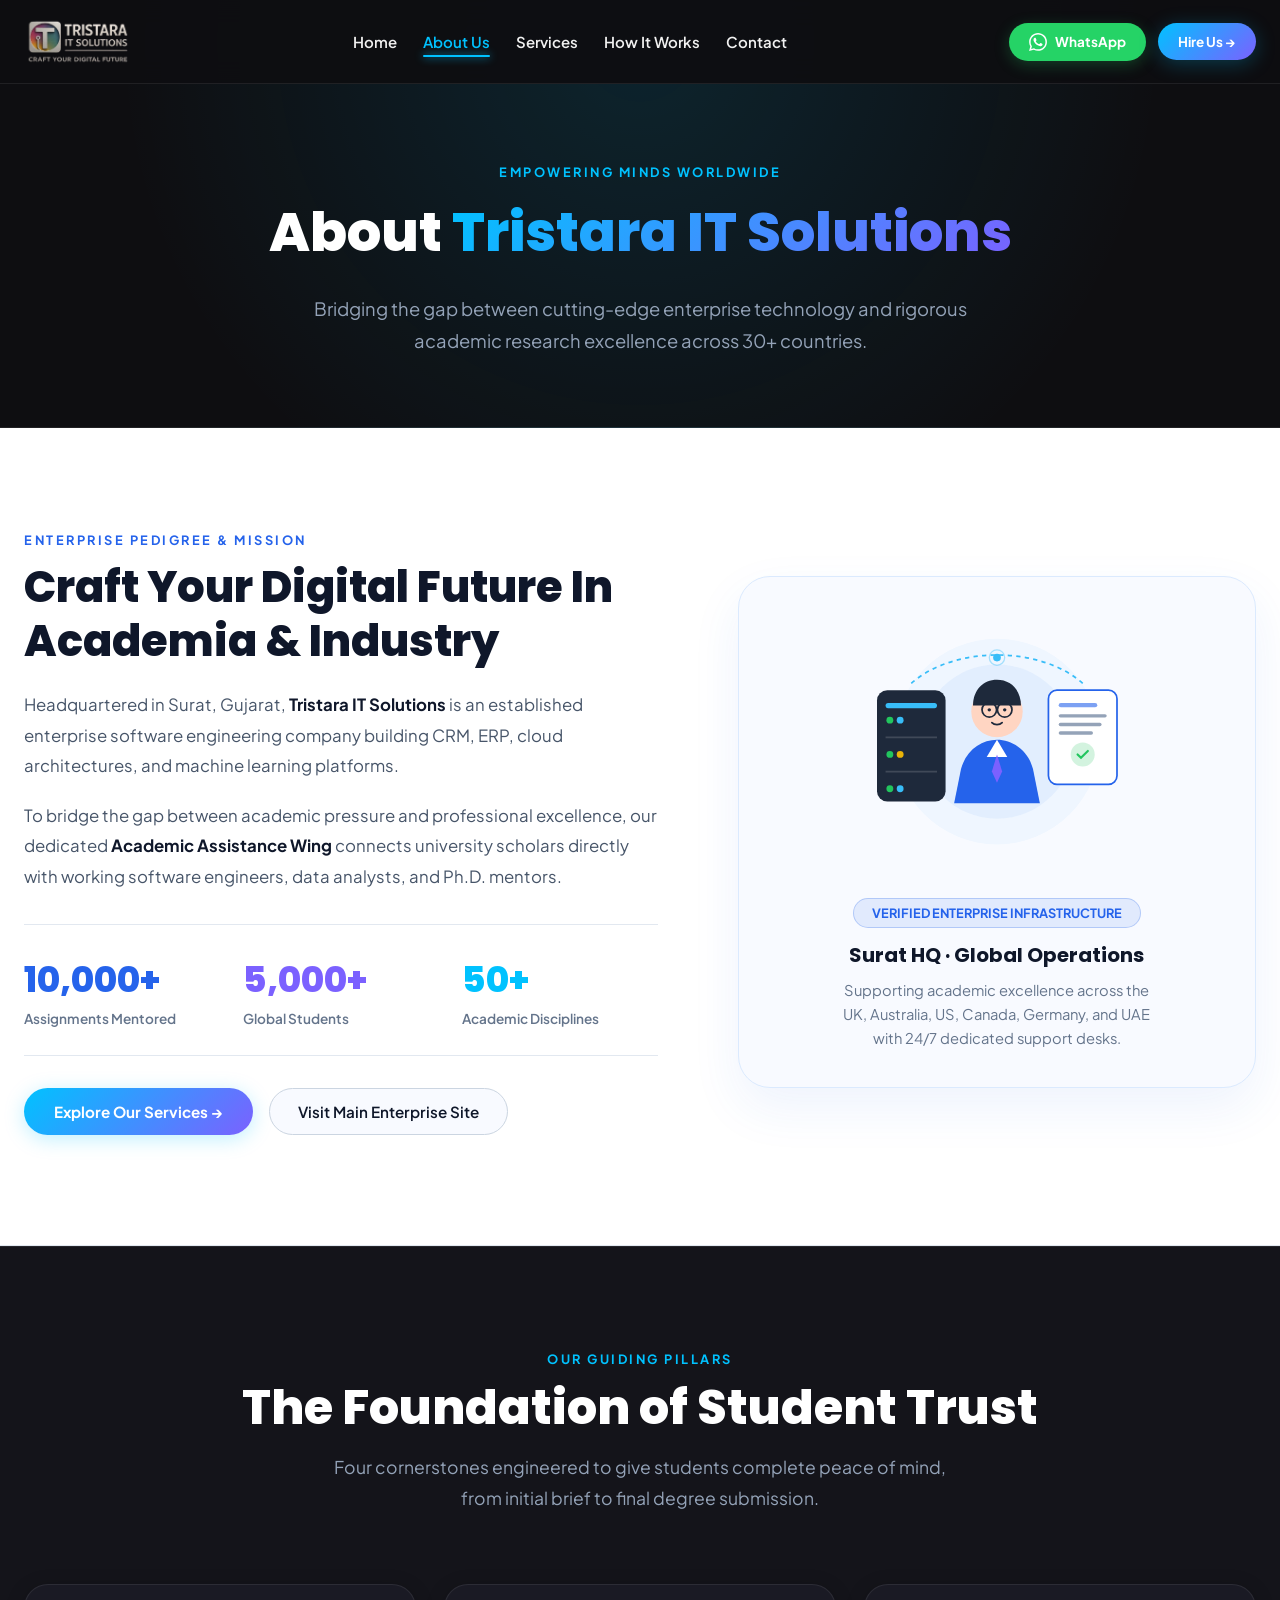
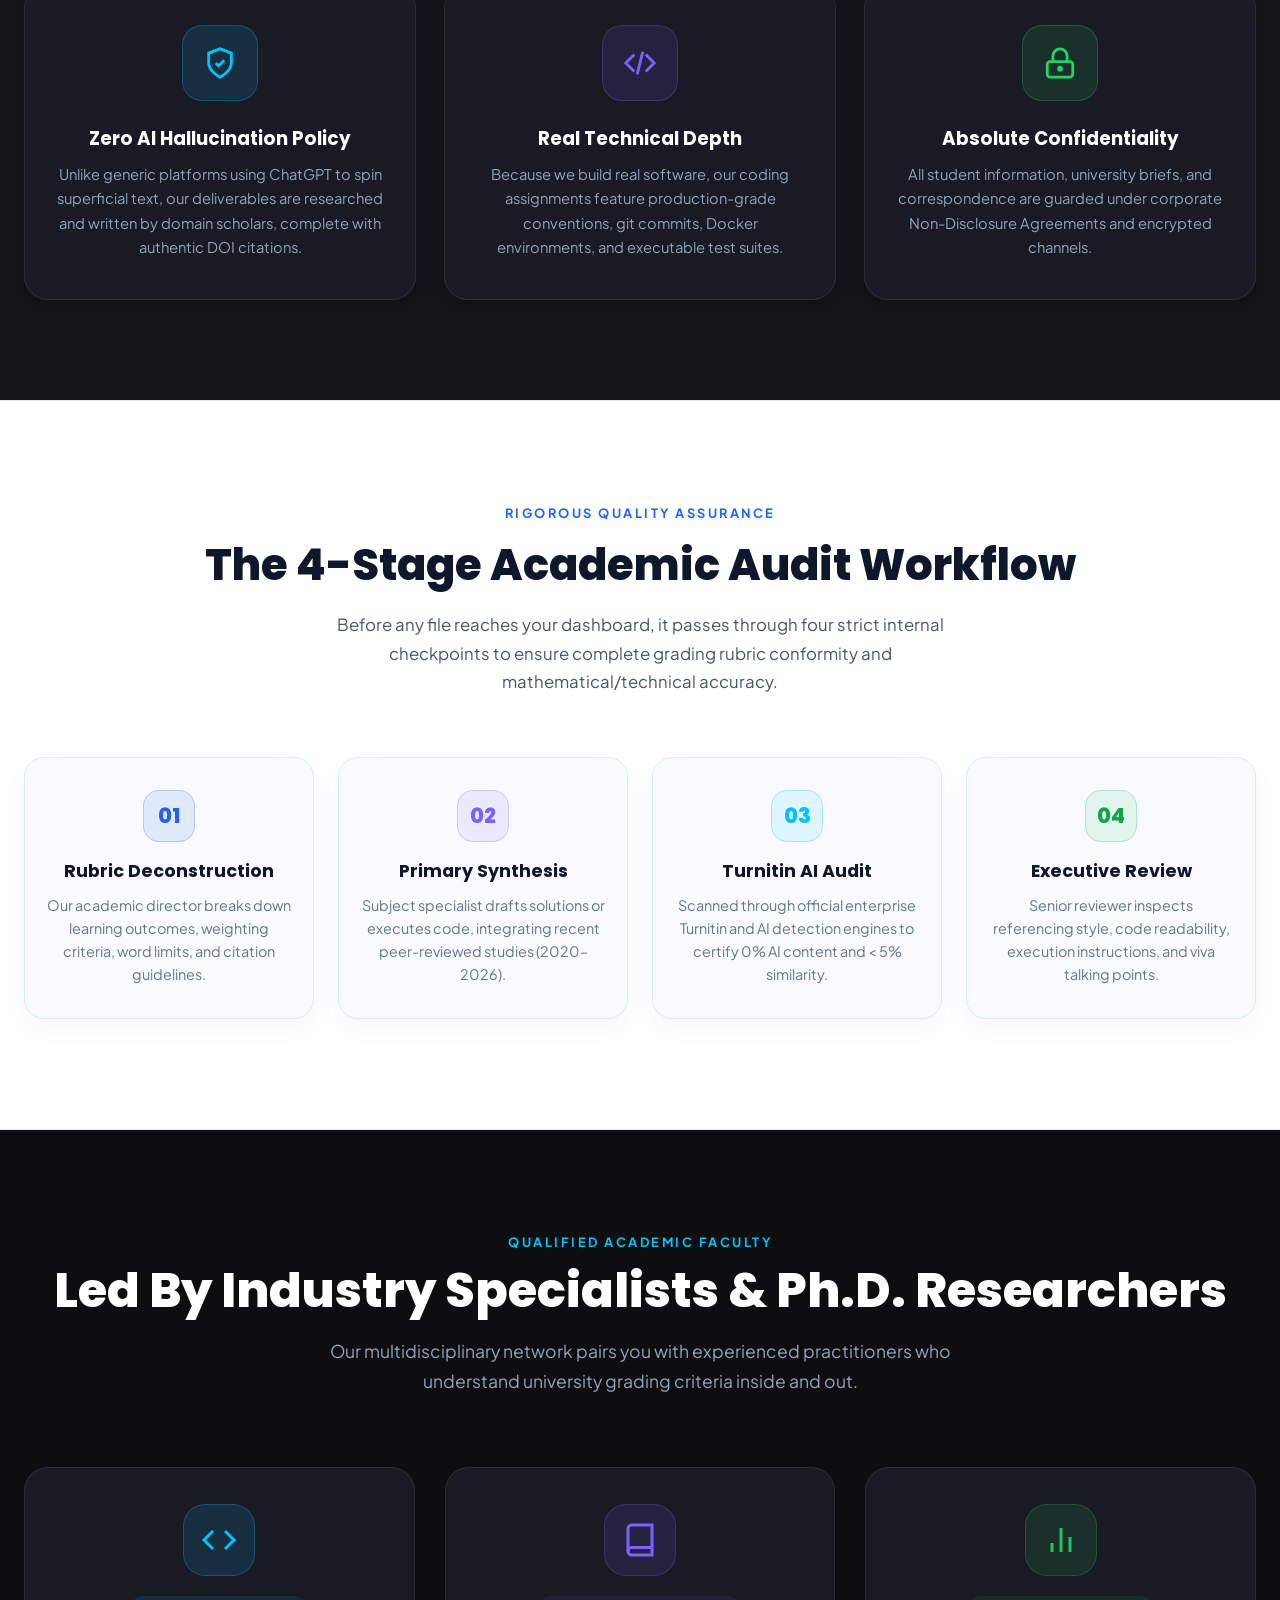
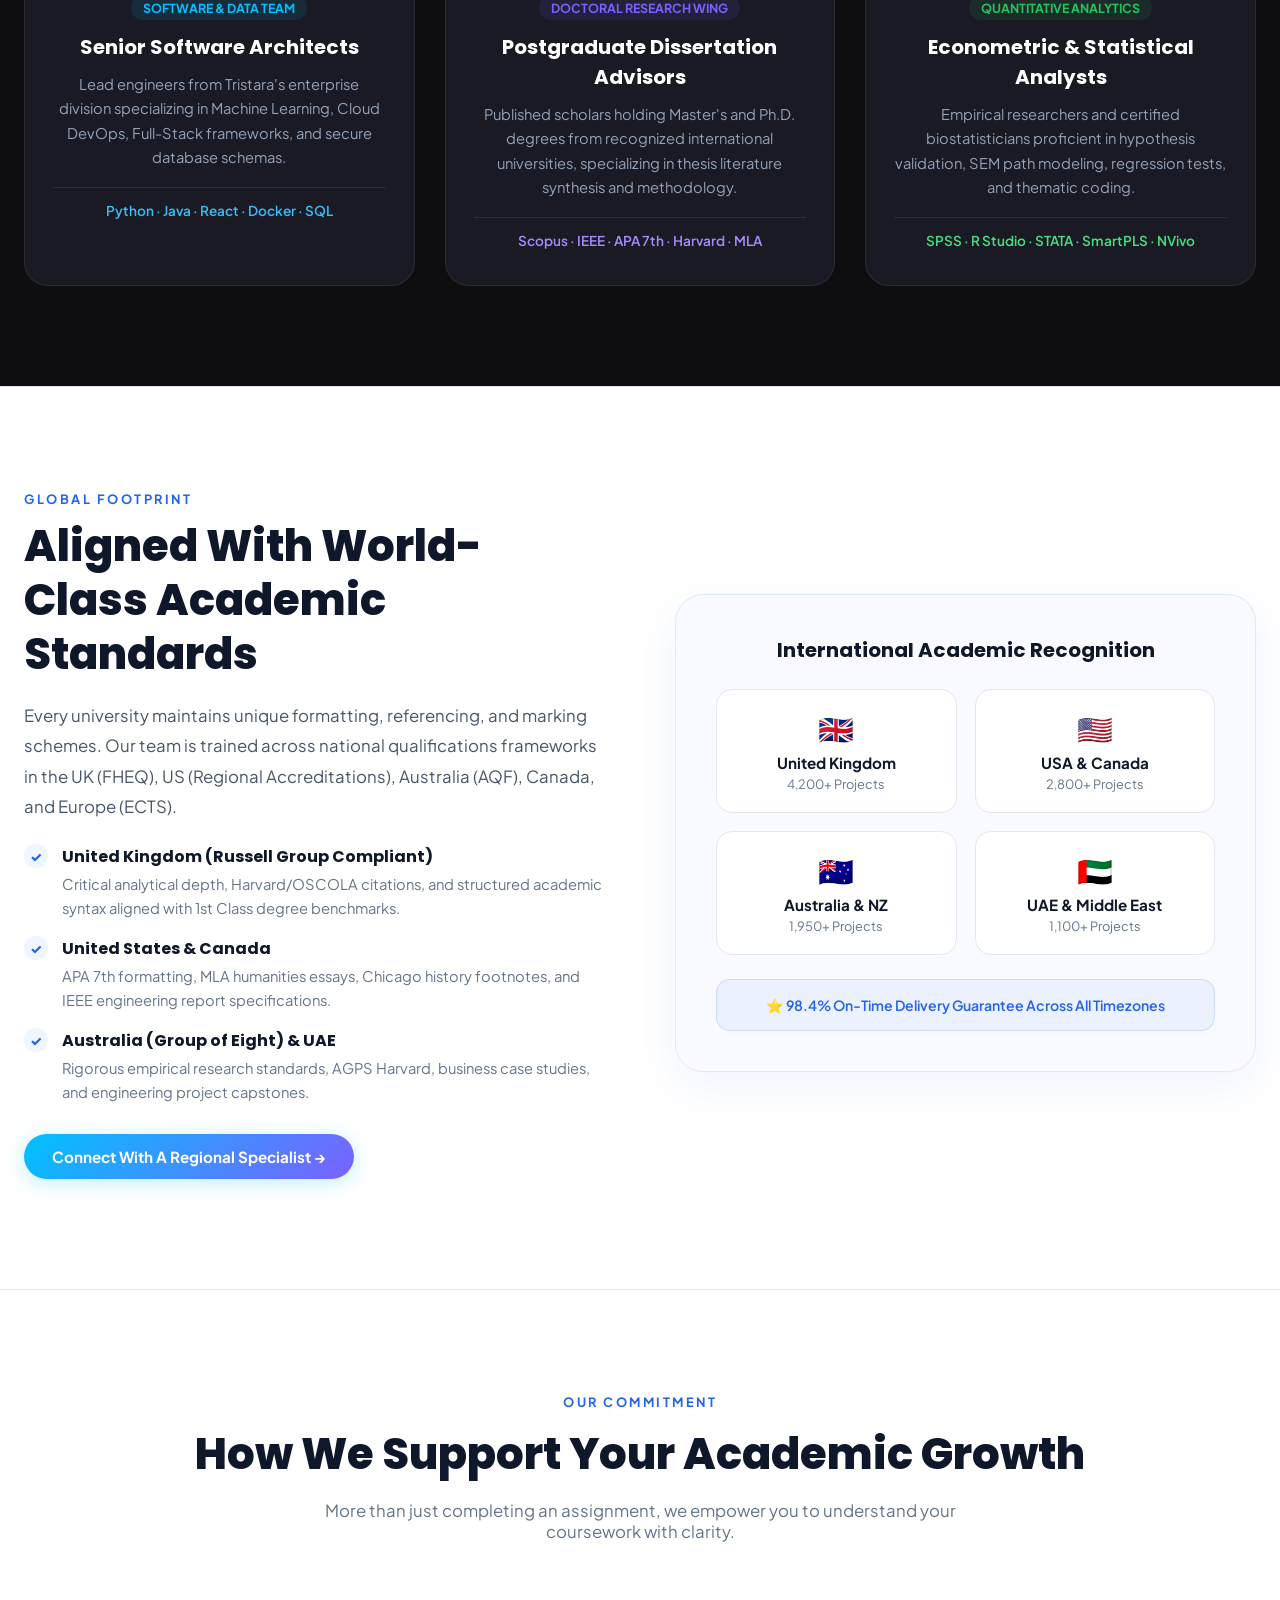
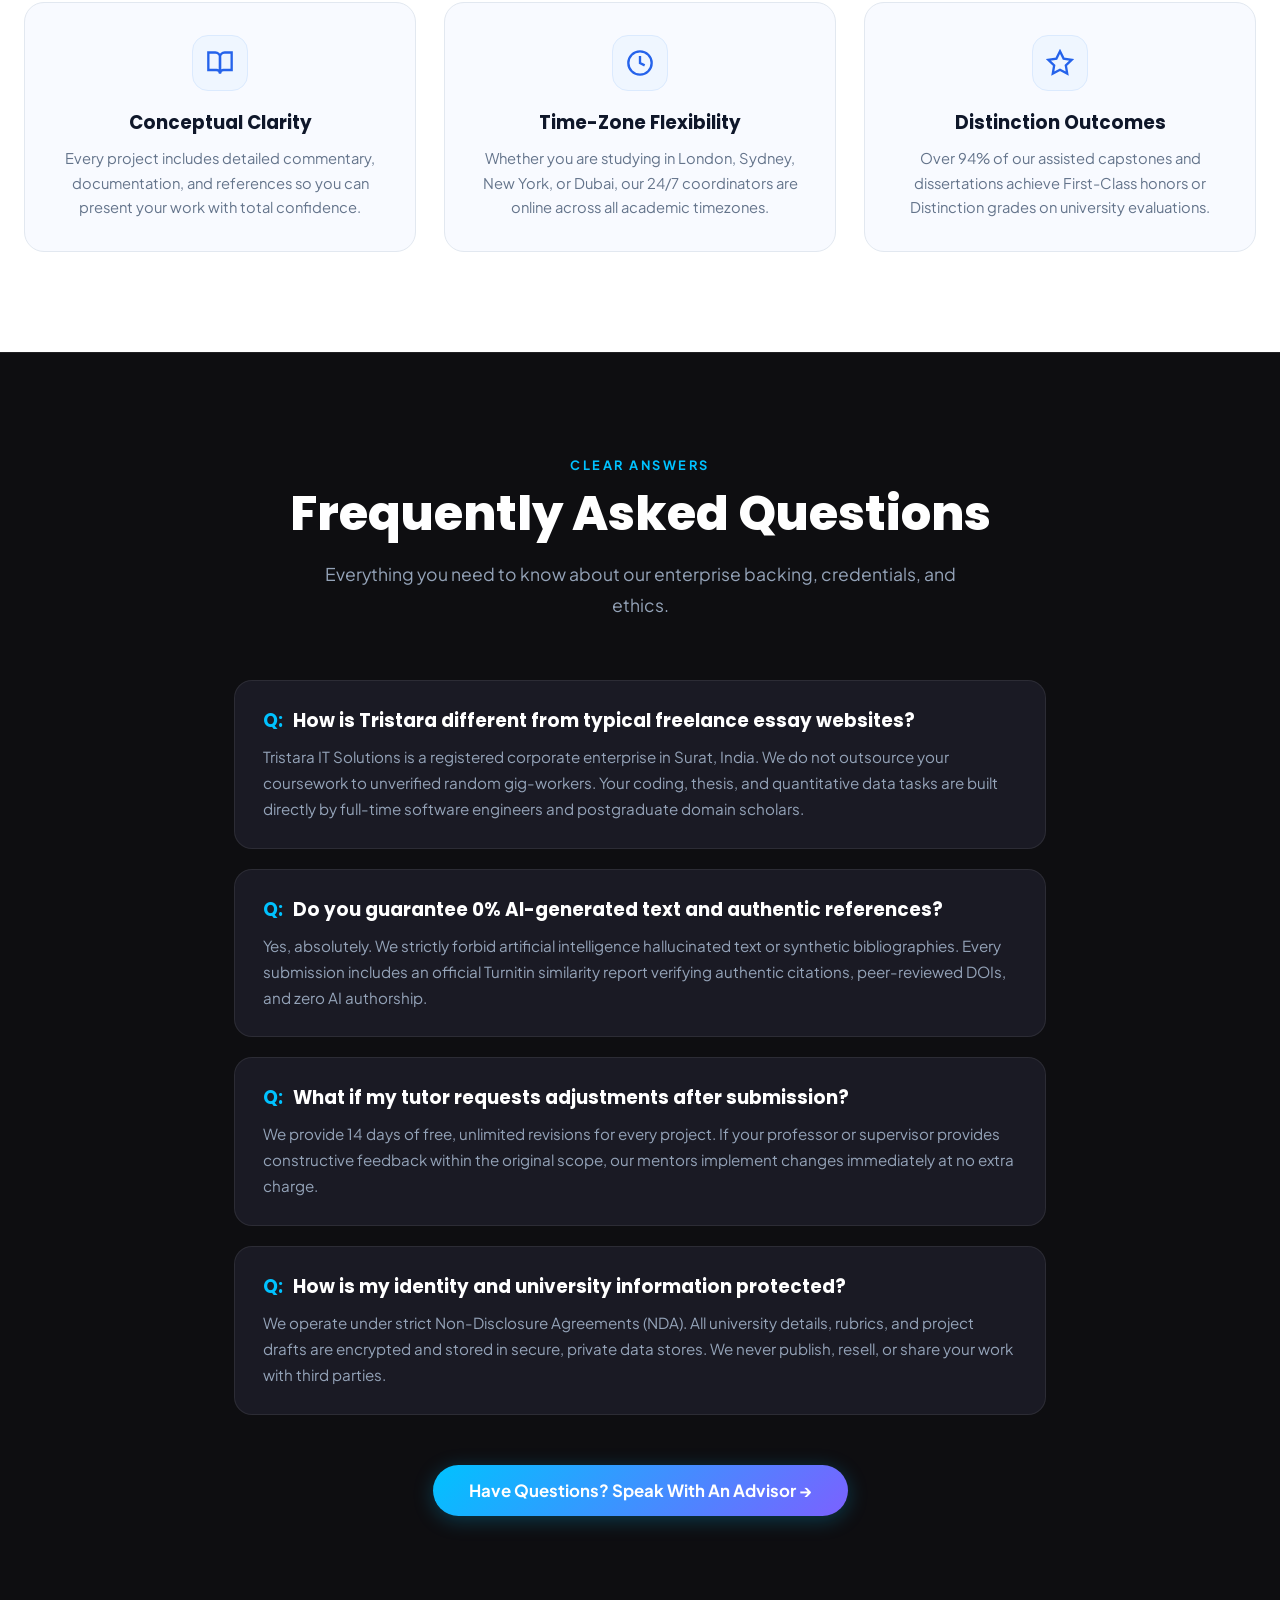
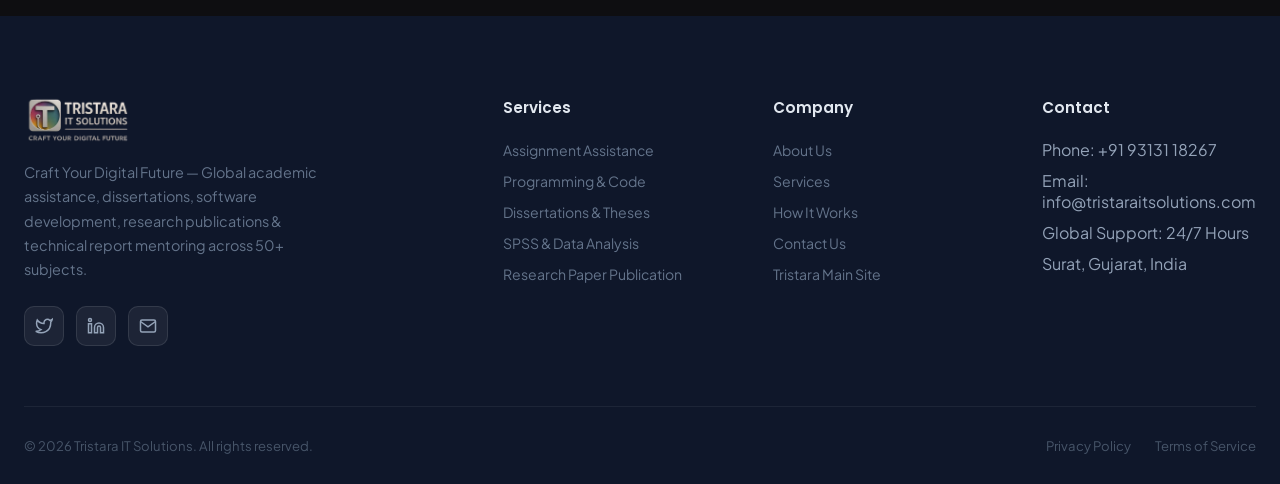
<file: about.html>
<!DOCTYPE html>
<html lang="en">
<head>
  <meta charset="UTF-8">
  <meta name="viewport" content="width=device-width, initial-scale=1.0">
  <title>About Us — Tristara IT Solutions | Craft Your Digital Future</title>

  <!-- Google Fonts -->
  <link rel="preconnect" href="https://fonts.googleapis.com">
  <link rel="preconnect" href="https://fonts.gstatic.com" crossorigin>
  <link href="https://fonts.googleapis.com/css2?family=Inter:wght@300;400;500;600;700&family=Plus+Jakarta+Sans:wght@400;500;600;700;800&family=Poppins:wght@300;400;500;600;700;800&display=swap" rel="stylesheet">

  <!-- Stylesheets -->
  <link rel="stylesheet" href="css/style.css">
  <link rel="stylesheet" href="css/animations.css">
  <link rel="stylesheet" href="css/responsive.css">
</head>
<body>

<!-- NAVBAR -->
<nav class="navbar" id="navbar">
  <div class="container">
    <a href="index.html" class="nav-logo">
      <img src="assets/images/tristara-official-logo.png" alt="Tristara IT Solutions" class="nav-logo-img">
    </a>
    <div class="nav-links">
      <a href="index.html">Home</a>
      <a href="about.html" class="active">About Us</a>
      <a href="services.html">Services</a>
      <a href="how-it-works.html">How It Works</a>
      <a href="contact.html">Contact</a>
    </div>

    <div class="nav-btns-group">
      <a href="https://wa.me/919313118267?text=Hi,%20I%20need%20academic%20assignment%20assistance%20from%20Tristara!" target="_blank" class="nav-btn whatsapp-btn">
        <svg width="18" height="18" viewBox="0 0 24 24" fill="currentColor"><path d="M.057 24l1.687-6.163c-1.041-1.804-1.588-3.849-1.587-5.946.003-6.556 5.338-11.891 11.893-11.891 3.181.001 6.167 1.24 8.413 3.488 2.245 2.248 3.481 5.236 3.48 8.414-.003 6.557-5.338 11.892-11.893 11.892-1.99-.001-3.951-.5-5.688-1.448l-6.305 1.654zm6.597-3.807c1.676.995 3.276 1.591 5.392 1.592 5.448 0 9.886-4.434 9.889-9.885.002-5.462-4.415-9.89-9.881-9.892-5.452 0-9.887 4.434-9.889 9.884-.001 2.225.651 3.891 1.746 5.634l-.999 3.648 3.742-.981zm11.387-5.464c-.074-.124-.272-.198-.57-.347-.297-.149-1.758-.868-2.031-.967-.272-.099-.47-.149-.669.149-.198.297-.768.967-.941 1.165-.173.198-.347.223-.644.074-.297-.149-1.255-.462-2.39-1.475-.883-.788-1.48-1.761-1.653-2.059-.173-.297-.018-.458.13-.606.134-.133.297-.347.446-.521.151-.172.2-.296.3-.495.099-.198.05-.372-.025-.521-.075-.148-.669-1.611-.916-2.206-.242-.579-.487-.501-.669-.51l-.57-.01c-.198 0-.52.074-.792.372s-1.04 1.016-1.04 2.479 1.065 2.876 1.213 3.074c.149.198 2.095 3.2 5.076 4.487.709.306 1.263.489 1.694.626.712.226 1.36.194 1.872.118.571-.085 1.758-.719 2.006-1.413.248-.695.248-1.29.173-1.414z"/></svg>
        WhatsApp
      </a>
      <a href="contact.html" class="nav-btn hire-btn">Hire Us →</a>
    </div>

    <button class="mobile-toggle" onclick="toggleMobile()" aria-label="Toggle Navigation">
      <span></span><span></span><span></span>
    </button>
  </div>
</nav>

<!-- Mobile Menu -->
<div class="mobile-menu-overlay" id="mobileOverlay" onclick="toggleMobile()"></div>
<div class="mobile-menu" id="mobileMenu">
  <button class="mobile-close" onclick="toggleMobile()" aria-label="Close Navigation">
    <svg width="24" height="24" fill="none" stroke="#ffffff" stroke-width="2">
      <line x1="18" y1="6" x2="6" y2="18"/>
      <line x1="6" y1="6" x2="18" y2="18"/>
    </svg>
  </button>
  <a href="index.html" onclick="toggleMobile()">Home</a>
  <a href="about.html" class="active" onclick="toggleMobile()">About Us</a>
  <a href="services.html" onclick="toggleMobile()">Services</a>
  <a href="how-it-works.html" onclick="toggleMobile()">How It Works</a>
  <a href="contact.html" onclick="toggleMobile()">Contact</a>
  <div style="margin-top: 24px; display: flex; flex-direction: column; gap: 12px;">
    <a href="https://wa.me/919313118267?text=Hi,%20I%20need%20academic%20assignment%20assistance%20from%20Tristara!" target="_blank" class="nav-btn whatsapp-btn" style="justify-content: center;">
      WhatsApp Quote
    </a>
    <a href="contact.html" class="nav-btn hire-btn" style="justify-content: center;">Hire Us</a>
  </div>
</div>

<!-- PAGE HEADER -->
<section style="padding: 160px 0 70px; background: radial-gradient(circle at 50% 10%, rgba(0, 194, 255, 0.12) 0%, transparent 70%), var(--bg-dark); text-align: center; border-bottom: 1px solid var(--border-dark);">
  <div class="container">
    <div class="section-label">Empowering Minds Worldwide</div>
    <h1 style="font-size: clamp(2.4rem, 4.5vw, 3.4rem); font-weight: 800; color: #ffffff; margin-bottom: 20px;">
      About <span class="gradient-text">Tristara IT Solutions</span>
    </h1>
    <p class="section-desc" style="margin: 0 auto; max-width: 720px; font-size: 1.15rem; color: #94a3b8;">
      Bridging the gap between cutting-edge enterprise technology and rigorous academic research excellence across 30+ countries.
    </p>
  </div>
</section>

<!-- CORPORATE IDENTITY SECTION (LIGHT THEME) -->
<section style="padding: 100px 0 110px; background: #ffffff; border-bottom: 1px solid #e2e8f0;">
  <div class="container" style="display: grid; grid-template-columns: 1.1fr 0.9fr; gap: 80px; align-items: center;">
    <div class="reveal-left">
      <div class="section-label" style="color: #2563EB;">Enterprise Pedigree &amp; Mission</div>
      <h2 style="font-size: clamp(2rem, 3.8vw, 2.7rem); font-weight: 800; color: #0f172a; margin-bottom: 22px; line-height: 1.25;">
        Craft Your Digital Future In Academia &amp; Industry
      </h2>
      <p style="color: #475569; font-size: 1.05rem; line-height: 1.8; margin-bottom: 20px;">
        Headquartered in Surat, Gujarat, <strong style="color: #0f172a;">Tristara IT Solutions</strong> is an established enterprise software engineering company building CRM, ERP, cloud architectures, and machine learning platforms.
      </p>
      <p style="color: #475569; font-size: 1.05rem; line-height: 1.8; margin-bottom: 32px;">
        To bridge the gap between academic pressure and professional excellence, our dedicated <strong style="color: #0f172a;">Academic Assistance Wing</strong> connects university scholars directly with working software engineers, data analysts, and Ph.D. mentors.
      </p>
      
      <!-- Interactive 3-Metric Counter Grid -->
      <div style="display: grid; grid-template-columns: repeat(3, 1fr); gap: 24px; padding: 28px 0; border-top: 1.5px solid #e2e8f0; border-bottom: 1.5px solid #e2e8f0; margin-bottom: 32px;">
        <div>
          <div style="font-size: 2.2rem; font-weight: 800; color: #2563EB; font-family: 'Poppins', sans-serif;">10,000+</div>
          <div style="font-size: 0.85rem; color: #64748b; font-weight: 600; margin-top: 4px;">Assignments Mentored</div>
        </div>
        <div>
          <div style="font-size: 2.2rem; font-weight: 800; color: #7B61FF; font-family: 'Poppins', sans-serif;">5,000+</div>
          <div style="font-size: 0.85rem; color: #64748b; font-weight: 600; margin-top: 4px;">Global Students</div>
        </div>
        <div>
          <div style="font-size: 2.2rem; font-weight: 800; color: #00C2FF; font-family: 'Poppins', sans-serif;">50+</div>
          <div style="font-size: 0.85rem; color: #64748b; font-weight: 600; margin-top: 4px;">Academic Disciplines</div>
        </div>
      </div>

      <div style="display: flex; gap: 16px; flex-wrap: wrap;">
        <a href="services.html" class="btn-primary" style="padding: 13px 30px;">Explore Our Services →</a>
        <a href="https://tristaraitsolutions.com" target="_blank" class="btn-secondary" style="color: #0f172a; border-color: #cbd5e1; background: #f8faff;">Visit Main Enterprise Site</a>
      </div>
    </div>

    <!-- Right Side Creative Figure: Enterprise Tech Hub & Research Illustration -->
    <div class="reveal-right" style="position: relative;">
      <div style="background: #f8faff; border: 1.5px solid #dbeafe; border-radius: 32px; padding: 36px 32px; box-shadow: 0 20px 50px rgba(37, 99, 235, 0.08); text-align: center;">
        
        <!-- Animated SVG Corporate Figure -->
        <svg viewBox="0 0 420 300" fill="none" style="width: 100%; max-width: 360px; height: auto; margin-bottom: 24px;">
          <!-- Glowing Background Halo -->
          <circle cx="210" cy="150" r="120" fill="#eff6ff" />
          <circle cx="210" cy="150" r="90" fill="#dbeafe" opacity="0.6" />
          
          <!-- Enterprise Data Server Tower -->
          <rect x="70" y="90" width="80" height="130" rx="12" fill="#1e293b" />
          <rect x="80" y="105" width="60" height="6" rx="3" fill="#38bdf8" />
          <circle cx="85" cy="125" r="4" fill="#22c55e" />
          <circle cx="97" cy="125" r="4" fill="#38bdf8" />
          <line x1="80" y1="145" x2="140" y2="145" stroke="rgba(255,255,255,0.15)" stroke-width="2" />
          <circle cx="85" cy="165" r="4" fill="#22c55e" />
          <circle cx="97" cy="165" r="4" fill="#eab308" />
          <line x1="80" y1="185" x2="140" y2="185" stroke="rgba(255,255,255,0.15)" stroke-width="2" />
          <circle cx="85" cy="205" r="4" fill="#22c55e" />
          <circle cx="97" cy="205" r="4" fill="#38bdf8" />

          <!-- Center Scholar Mentor -->
          <circle cx="210" cy="115" r="30" fill="#ffd5c2" />
          <!-- Hair -->
          <path d="M182 108c0-18 12-30 28-30s28 12 28 30" fill="#1e293b" />
          <!-- Eyes & Eyeglasses -->
          <circle cx="201" cy="113" r="2" fill="#1e293b" />
          <circle cx="219" cy="113" r="2" fill="#1e293b" />
          <circle cx="201" cy="113" r="8.5" stroke="#1e293b" stroke-width="2" fill="none" />
          <circle cx="219" cy="113" r="8.5" stroke="#1e293b" stroke-width="2" fill="none" />
          <line x1="209.5" y1="113" x2="210.5" y2="113" stroke="#1e293b" stroke-width="2" />
          <!-- Friendly Smile -->
          <path d="M204 128c3 3 9 3 12 0" stroke="#1e293b" stroke-width="2" stroke-linecap="round" />
          
          <!-- Suit & Shirt Collar -->
          <path d="M210 148c-18 0-36 12-42 34l-8 40h100l-8-40c-6-22-24-34-42-34z" fill="#2563EB" />
          <!-- White shirt collar -->
          <polygon points="210,148 198,168 222,168" fill="#ffffff" />
          <!-- Purple Tie -->
          <polygon points="210,165 204,185 210,198 216,185" fill="#7B61FF" />

          <!-- Right Interactive Document / Degree Badge -->
          <rect x="270" y="90" width="80" height="110" rx="10" fill="#ffffff" stroke="#2563EB" stroke-width="2" />
          <rect x="282" y="105" width="45" height="5" rx="2.5" fill="#2563EB" opacity="0.6" />
          <rect x="282" y="118" width="56" height="4" rx="2" fill="#94a3b8" />
          <rect x="282" y="128" width="50" height="4" rx="2" fill="#94a3b8" />
          <rect x="282" y="138" width="40" height="4" rx="2" fill="#94a3b8" />
          <circle cx="310" cy="165" r="14" fill="#22c55e" opacity="0.2" />
          <path d="M304 165l4 4 8-8" stroke="#22c55e" stroke-width="2.5" stroke-linecap="round" />

          <!-- Network Data Transfer Signal Arcs (Cleanly routed overhead above the head, connecting server to document) -->
          <path d="M110 82 C 160 38, 260 38, 310 82" stroke="#38bdf8" stroke-width="2" stroke-dasharray="5 5" />
          <!-- Floating Synced Signal Pulse -->
          <circle cx="210" cy="52" r="4.5" fill="#38bdf8" />
          <circle cx="210" cy="52" r="9" stroke="#38bdf8" stroke-width="1.5" opacity="0.4" />
        </svg>

        <div style="display: inline-block; padding: 6px 18px; background: rgba(37, 99, 235, 0.1); color: #2563EB; border-radius: 100px; font-size: 0.8rem; font-weight: 700; margin-bottom: 12px; border: 1px solid rgba(37, 99, 235, 0.25);">
          VERIFIED ENTERPRISE INFRASTRUCTURE
        </div>
        <h4 style="font-size: 1.25rem; font-weight: 700; color: #0f172a; margin-bottom: 8px;">Surat HQ · Global Operations</h4>
        <p style="color: #64748b; font-size: 0.92rem; line-height: 1.65; max-width: 320px; margin: 0 auto;">
          Supporting academic excellence across the UK, Australia, US, Canada, Germany, and UAE with 24/7 dedicated support desks.
        </p>
      </div>
    </div>
  </div>
</section>

<!-- CORE PILLARS OF EXCELLENCE (DARK THEME WITH CREATIVE ICONS) -->
<section style="padding: 100px 0; background: var(--bg-dark2); border-top: 1px solid var(--border-dark);">
  <div class="container">
    <div style="text-align: center; margin-bottom: 70px;" class="reveal">
      <div class="section-label">Our Guiding Pillars</div>
      <h2 class="section-title">The Foundation of Student Trust</h2>
      <p class="section-desc" style="margin: 0 auto;">Four cornerstones engineered to give students complete peace of mind, from initial brief to final degree submission.</p>
    </div>
    <div style="display: grid; grid-template-columns: repeat(3, 1fr); gap: 28px;">
      <div class="why-card reveal">
        <div class="why-icon" style="background: rgba(0, 194, 255, 0.12); border: 1px solid rgba(0, 194, 255, 0.25);">
          <svg viewBox="0 0 24 24" fill="none" stroke="var(--primary)" stroke-width="2"><path d="M12 22s8-4 8-10V5l-8-3-8 3v7c0 6 8 10 8 10z"/><path d="M9 12l2 2 4-4"/></svg>
        </div>
        <h3>Zero AI Hallucination Policy</h3>
        <p>Unlike generic platforms using ChatGPT to spin superficial text, our deliverables are researched and written by domain scholars, complete with authentic DOI citations.</p>
      </div>
      <div class="why-card reveal">
        <div class="why-icon" style="background: rgba(123, 97, 255, 0.12); border: 1px solid rgba(123, 97, 255, 0.25);">
          <svg viewBox="0 0 24 24" fill="none" stroke="var(--purple)" stroke-width="2"><polyline points="16 18 22 12 16 6"/><polyline points="8 6 2 12 8 18"/><line x1="14" y1="4" x2="10" y2="20"/></svg>
        </div>
        <h3>Real Technical Depth</h3>
        <p>Because we build real software, our coding assignments feature production-grade conventions, git commits, Docker environments, and executable test suites.</p>
      </div>
      <div class="why-card reveal">
        <div class="why-icon" style="background: rgba(37, 211, 102, 0.12); border: 1px solid rgba(37, 211, 102, 0.25);">
          <svg viewBox="0 0 24 24" fill="none" stroke="#25D366" stroke-width="2"><rect x="3" y="11" width="18" height="11" rx="2" ry="2"/><path d="M7 11V7a5 5 0 0 1 10 0v4"/><circle cx="12" cy="16" r="1"/></svg>
        </div>
        <h3>Absolute Confidentiality</h3>
        <p>All student information, university briefs, and correspondence are guarded under corporate Non-Disclosure Agreements and encrypted channels.</p>
      </div>
    </div>
  </div>
</section>

<!-- SECTION 3: INSTITUTIONAL QUALITY & ACADEMIC AUDIT WORKFLOW (LIGHT THEME) -->
<section style="padding: 100px 0 110px; background: #ffffff; border-top: 1px solid #e2e8f0; border-bottom: 1px solid #e2e8f0;">
  <div class="container">
    <div style="text-align: center; margin-bottom: 60px;" class="reveal">
      <div class="section-label" style="color: #2563EB;">Rigorous Quality Assurance</div>
      <h2 style="font-size: clamp(2rem, 3.8vw, 2.7rem); font-weight: 800; color: #0f172a; margin-bottom: 14px;">The 4-Stage Academic Audit Workflow</h2>
      <p style="color: #475569; font-size: 1.05rem; max-width: 680px; margin: 0 auto; line-height: 1.7;">
        Before any file reaches your dashboard, it passes through four strict internal checkpoints to ensure complete grading rubric conformity and mathematical/technical accuracy.
      </p>
    </div>

    <div style="display: grid; grid-template-columns: repeat(4, 1fr); gap: 24px;">
      <!-- Audit Stage 1 -->
      <div style="background: #f8faff; border: 1.5px solid #dbeafe; border-radius: 20px; padding: 32px 22px; text-align: center; box-shadow: 0 10px 25px rgba(37, 99, 235, 0.05);" class="reveal">
        <div style="width: 52px; height: 52px; border-radius: 16px; background: rgba(37, 99, 235, 0.1); border: 1.5px solid rgba(37, 99, 235, 0.25); display: flex; align-items: center; justify-content: center; margin: 0 auto 16px;">
          <span style="font-family: 'Poppins', sans-serif; font-size: 1.3rem; font-weight: 800; color: #2563EB;">01</span>
        </div>
        <h4 style="font-size: 1.1rem; font-weight: 700; color: #0f172a; margin-bottom: 10px;">Rubric Deconstruction</h4>
        <p style="color: #64748b; font-size: 0.9rem; line-height: 1.6;">
          Our academic director breaks down learning outcomes, weighting criteria, word limits, and citation guidelines.
        </p>
      </div>

      <!-- Audit Stage 2 -->
      <div style="background: #f8faff; border: 1.5px solid #dbeafe; border-radius: 20px; padding: 32px 22px; text-align: center; box-shadow: 0 10px 25px rgba(37, 99, 235, 0.05);" class="reveal">
        <div style="width: 52px; height: 52px; border-radius: 16px; background: rgba(123, 97, 255, 0.1); border: 1.5px solid rgba(123, 97, 255, 0.25); display: flex; align-items: center; justify-content: center; margin: 0 auto 16px;">
          <span style="font-family: 'Poppins', sans-serif; font-size: 1.3rem; font-weight: 800; color: #7B61FF;">02</span>
        </div>
        <h4 style="font-size: 1.1rem; font-weight: 700; color: #0f172a; margin-bottom: 10px;">Primary Synthesis</h4>
        <p style="color: #64748b; font-size: 0.9rem; line-height: 1.6;">
          Subject specialist drafts solutions or executes code, integrating recent peer-reviewed studies (2020–2026).
        </p>
      </div>

      <!-- Audit Stage 3 -->
      <div style="background: #f8faff; border: 1.5px solid #dbeafe; border-radius: 20px; padding: 32px 22px; text-align: center; box-shadow: 0 10px 25px rgba(37, 99, 235, 0.05);" class="reveal">
        <div style="width: 52px; height: 52px; border-radius: 16px; background: rgba(0, 194, 255, 0.1); border: 1.5px solid rgba(0, 194, 255, 0.25); display: flex; align-items: center; justify-content: center; margin: 0 auto 16px;">
          <span style="font-family: 'Poppins', sans-serif; font-size: 1.3rem; font-weight: 800; color: #00C2FF;">03</span>
        </div>
        <h4 style="font-size: 1.1rem; font-weight: 700; color: #0f172a; margin-bottom: 10px;">Turnitin AI Audit</h4>
        <p style="color: #64748b; font-size: 0.9rem; line-height: 1.6;">
          Scanned through official enterprise Turnitin and AI detection engines to certify 0% AI content and &lt; 5% similarity.
        </p>
      </div>

      <!-- Audit Stage 4 -->
      <div style="background: #f8faff; border: 1.5px solid #dbeafe; border-radius: 20px; padding: 32px 22px; text-align: center; box-shadow: 0 10px 25px rgba(37, 99, 235, 0.05);" class="reveal">
        <div style="width: 52px; height: 52px; border-radius: 16px; background: rgba(34, 197, 94, 0.1); border: 1.5px solid rgba(34, 197, 94, 0.25); display: flex; align-items: center; justify-content: center; margin: 0 auto 16px;">
          <span style="font-family: 'Poppins', sans-serif; font-size: 1.3rem; font-weight: 800; color: #16a34a;">04</span>
        </div>
        <h4 style="font-size: 1.1rem; font-weight: 700; color: #0f172a; margin-bottom: 10px;">Executive Review</h4>
        <p style="color: #64748b; font-size: 0.9rem; line-height: 1.6;">
          Senior reviewer inspects referencing style, code readability, execution instructions, and viva talking points.
        </p>
      </div>
    </div>
  </div>
</section>

<!-- SECTION 4: OUR INTERDISCIPLINARY MENTOR NETWORK (DARK THEME) -->
<section style="padding: 100px 0; background: var(--bg-dark);">
  <div class="container">
    <div style="text-align: center; margin-bottom: 70px;" class="reveal">
      <div class="section-label">Qualified Academic Faculty</div>
      <h2 class="section-title">Led By Industry Specialists &amp; Ph.D. Researchers</h2>
      <p class="section-desc" style="margin: 0 auto;">Our multidisciplinary network pairs you with experienced practitioners who understand university grading criteria inside and out.</p>
    </div>

    <div style="display: grid; grid-template-columns: repeat(3, 1fr); gap: 30px;">
      <!-- Faculty Card 1 -->
      <div style="background: var(--card-dark); border: 1px solid var(--border-dark); border-radius: 24px; padding: 36px 28px; text-align: center;" class="reveal">
        <div style="width: 72px; height: 72px; border-radius: 22px; background: rgba(0, 194, 255, 0.12); border: 1.5px solid rgba(0, 194, 255, 0.25); display: flex; align-items: center; justify-content: center; margin: 0 auto 20px;">
          <svg width="36" height="36" fill="none" stroke="var(--primary)" stroke-width="2" viewBox="0 0 24 24"><polyline points="16 18 22 12 16 6"/><polyline points="8 6 2 12 8 18"/></svg>
        </div>
        <div style="display: inline-block; padding: 4px 12px; background: rgba(0, 194, 255, 0.1); color: var(--primary); border-radius: 100px; font-size: 0.78rem; font-weight: 700; margin-bottom: 12px;">SOFTWARE &amp; DATA TEAM</div>
        <h3 style="font-size: 1.25rem; font-weight: 700; color: #ffffff; margin-bottom: 10px;">Senior Software Architects</h3>
        <p style="color: #94a3b8; font-size: 0.92rem; line-height: 1.65; margin-bottom: 18px;">
          Lead engineers from Tristara's enterprise division specializing in Machine Learning, Cloud DevOps, Full-Stack frameworks, and secure database schemas.
        </p>
        <div style="font-size: 0.85rem; color: #38bdf8; font-weight: 600; border-top: 1px solid rgba(255,255,255,0.08); padding-top: 14px;">
          Python &middot; Java &middot; React &middot; Docker &middot; SQL
        </div>
      </div>

      <!-- Faculty Card 2 -->
      <div style="background: var(--card-dark); border: 1px solid var(--border-dark); border-radius: 24px; padding: 36px 28px; text-align: center;" class="reveal">
        <div style="width: 72px; height: 72px; border-radius: 22px; background: rgba(123, 97, 255, 0.12); border: 1.5px solid rgba(123, 97, 255, 0.25); display: flex; align-items: center; justify-content: center; margin: 0 auto 20px;">
          <svg width="36" height="36" fill="none" stroke="var(--purple)" stroke-width="2" viewBox="0 0 24 24"><path d="M4 19.5A2.5 2.5 0 0 1 6.5 17H20"/><path d="M6.5 2H20v20H6.5A2.5 2.5 0 0 1 4 19.5v-15A2.5 2.5 0 0 1 6.5 2z"/></svg>
        </div>
        <div style="display: inline-block; padding: 4px 12px; background: rgba(123, 97, 255, 0.1); color: var(--purple); border-radius: 100px; font-size: 0.78rem; font-weight: 700; margin-bottom: 12px;">DOCTORAL RESEARCH WING</div>
        <h3 style="font-size: 1.25rem; font-weight: 700; color: #ffffff; margin-bottom: 10px;">Postgraduate Dissertation Advisors</h3>
        <p style="color: #94a3b8; font-size: 0.92rem; line-height: 1.65; margin-bottom: 18px;">
          Published scholars holding Master's and Ph.D. degrees from recognized international universities, specializing in thesis literature synthesis and methodology.
        </p>
        <div style="font-size: 0.85rem; color: #a78bfa; font-weight: 600; border-top: 1px solid rgba(255,255,255,0.08); padding-top: 14px;">
          Scopus &middot; IEEE &middot; APA 7th &middot; Harvard &middot; MLA
        </div>
      </div>

      <!-- Faculty Card 3 -->
      <div style="background: var(--card-dark); border: 1px solid var(--border-dark); border-radius: 24px; padding: 36px 28px; text-align: center;" class="reveal">
        <div style="width: 72px; height: 72px; border-radius: 22px; background: rgba(34, 197, 94, 0.12); border: 1.5px solid rgba(34, 197, 94, 0.25); display: flex; align-items: center; justify-content: center; margin: 0 auto 20px;">
          <svg width="36" height="36" fill="none" stroke="#22c55e" stroke-width="2" viewBox="0 0 24 24"><line x1="18" y1="20" x2="18" y2="10"/><line x1="12" y1="20" x2="12" y2="4"/><line x1="6" y1="20" x2="6" y2="14"/></svg>
        </div>
        <div style="display: inline-block; padding: 4px 12px; background: rgba(34, 197, 94, 0.1); color: #22c55e; border-radius: 100px; font-size: 0.78rem; font-weight: 700; margin-bottom: 12px;">QUANTITATIVE ANALYTICS</div>
        <h3 style="font-size: 1.25rem; font-weight: 700; color: #ffffff; margin-bottom: 10px;">Econometric &amp; Statistical Analysts</h3>
        <p style="color: #94a3b8; font-size: 0.92rem; line-height: 1.65; margin-bottom: 18px;">
          Empirical researchers and certified biostatisticians proficient in hypothesis validation, SEM path modeling, regression tests, and thematic coding.
        </p>
        <div style="font-size: 0.85rem; color: #4ade80; font-weight: 600; border-top: 1px solid rgba(255,255,255,0.08); padding-top: 14px;">
          SPSS &middot; R Studio &middot; STATA &middot; SmartPLS &middot; NVivo
        </div>
      </div>
    </div>
  </div>
</section>

<!-- SECTION 5: GLOBAL INSTITUTIONAL REACH & CURRICULUM COMPLIANCE (LIGHT THEME) -->
<section style="padding: 100px 0 110px; background: #ffffff; border-top: 1px solid #e2e8f0; border-bottom: 1px solid #e2e8f0;">
  <div class="container" style="display: grid; grid-template-columns: 1fr 1fr; gap: 70px; align-items: center;">
    <div class="reveal-left">
      <div class="section-label" style="color: #2563EB;">Global Footprint</div>
      <h2 style="font-size: clamp(2rem, 3.8vw, 2.7rem); font-weight: 800; color: #0f172a; margin-bottom: 20px; line-height: 1.25;">
        Aligned With World-Class Academic Standards
      </h2>
      <p style="color: #475569; font-size: 1.05rem; line-height: 1.8; margin-bottom: 22px;">
        Every university maintains unique formatting, referencing, and marking schemes. Our team is trained across national qualifications frameworks in the UK (FHEQ), US (Regional Accreditations), Australia (AQF), Canada, and Europe (ECTS).
      </p>
      
      <div style="display: flex; flex-direction: column; gap: 16px; margin-bottom: 30px;">
        <div style="display: flex; gap: 14px; align-items: flex-start;">
          <div style="width: 24px; height: 24px; border-radius: 50%; background: #eff6ff; color: #2563EB; display: flex; align-items: center; justify-content: center; flex-shrink: 0; font-weight: 800; font-size: 0.85rem;">✓</div>
          <div>
            <h5 style="color: #0f172a; font-size: 1rem; font-weight: 700; margin-bottom: 4px;">United Kingdom (Russell Group Compliant)</h5>
            <p style="color: #64748b; font-size: 0.92rem; line-height: 1.6;">Critical analytical depth, Harvard/OSCOLA citations, and structured academic syntax aligned with 1st Class degree benchmarks.</p>
          </div>
        </div>

        <div style="display: flex; gap: 14px; align-items: flex-start;">
          <div style="width: 24px; height: 24px; border-radius: 50%; background: #eff6ff; color: #2563EB; display: flex; align-items: center; justify-content: center; flex-shrink: 0; font-weight: 800; font-size: 0.85rem;">✓</div>
          <div>
            <h5 style="color: #0f172a; font-size: 1rem; font-weight: 700; margin-bottom: 4px;">United States &amp; Canada</h5>
            <p style="color: #64748b; font-size: 0.92rem; line-height: 1.6;">APA 7th formatting, MLA humanities essays, Chicago history footnotes, and IEEE engineering report specifications.</p>
          </div>
        </div>

        <div style="display: flex; gap: 14px; align-items: flex-start;">
          <div style="width: 24px; height: 24px; border-radius: 50%; background: #eff6ff; color: #2563EB; display: flex; align-items: center; justify-content: center; flex-shrink: 0; font-weight: 800; font-size: 0.85rem;">✓</div>
          <div>
            <h5 style="color: #0f172a; font-size: 1rem; font-weight: 700; margin-bottom: 4px;">Australia (Group of Eight) &amp; UAE</h5>
            <p style="color: #64748b; font-size: 0.92rem; line-height: 1.6;">Rigorous empirical research standards, AGPS Harvard, business case studies, and engineering project capstones.</p>
          </div>
        </div>
      </div>

      <a href="contact.html" class="btn-primary">Connect With A Regional Specialist →</a>
    </div>

    <!-- Right Side Creative Figure: World Regional Campus Badges -->
    <div class="reveal-right">
      <div style="background: #f8faff; border: 1.5px solid #dbeafe; border-radius: 28px; padding: 40px; box-shadow: 0 15px 40px rgba(37, 99, 235, 0.07);">
        <h4 style="font-size: 1.25rem; font-weight: 700; color: #0f172a; margin-bottom: 24px; text-align: center;">International Academic Recognition</h4>
        
        <div style="display: grid; grid-template-columns: 1fr 1fr; gap: 18px;">
          <div style="background: #ffffff; border: 1.5px solid #e2e8f0; border-radius: 16px; padding: 20px; text-align: center;">
            <div style="font-size: 1.8rem; margin-bottom: 6px;">🇬🇧</div>
            <div style="font-weight: 700; color: #0f172a; font-size: 0.95rem;">United Kingdom</div>
            <div style="color: #64748b; font-size: 0.8rem; margin-top: 4px;">4,200+ Projects</div>
          </div>

          <div style="background: #ffffff; border: 1.5px solid #e2e8f0; border-radius: 16px; padding: 20px; text-align: center;">
            <div style="font-size: 1.8rem; margin-bottom: 6px;">🇺🇸</div>
            <div style="font-weight: 700; color: #0f172a; font-size: 0.95rem;">USA &amp; Canada</div>
            <div style="color: #64748b; font-size: 0.8rem; margin-top: 4px;">2,800+ Projects</div>
          </div>

          <div style="background: #ffffff; border: 1.5px solid #e2e8f0; border-radius: 16px; padding: 20px; text-align: center;">
            <div style="font-size: 1.8rem; margin-bottom: 6px;">🇦🇺</div>
            <div style="font-weight: 700; color: #0f172a; font-size: 0.95rem;">Australia &amp; NZ</div>
            <div style="color: #64748b; font-size: 0.8rem; margin-top: 4px;">1,950+ Projects</div>
          </div>

          <div style="background: #ffffff; border: 1.5px solid #e2e8f0; border-radius: 16px; padding: 20px; text-align: center;">
            <div style="font-size: 1.8rem; margin-bottom: 6px;">🇦🇪</div>
            <div style="font-weight: 700; color: #0f172a; font-size: 0.95rem;">UAE &amp; Middle East</div>
            <div style="color: #64748b; font-size: 0.8rem; margin-top: 4px;">1,100+ Projects</div>
          </div>
        </div>

        <div style="margin-top: 24px; padding: 16px 20px; background: rgba(37, 99, 235, 0.06); border-radius: 14px; border: 1px solid rgba(37, 99, 235, 0.15); text-align: center;">
          <p style="color: #2563EB; font-weight: 600; font-size: 0.88rem; margin: 0;">
            ⭐ 98.4% On-Time Delivery Guarantee Across All Timezones
          </p>
        </div>
      </div>
    </div>
  </div>
</section>

<!-- SECTION 6: STUDENT COMMITMENT & TRANSPARENT GUARANTEE (LIGHT THEME) -->
<section style="padding: 100px 0; background: #ffffff;">
  <div class="container">
    <div style="text-align: center; margin-bottom: 60px;" class="reveal">
      <div class="section-label" style="color: #2563EB;">Our Commitment</div>
      <h2 style="font-size: clamp(2rem, 3.8vw, 2.7rem); font-weight: 800; color: #0f172a; margin-bottom: 14px;">How We Support Your Academic Growth</h2>
      <p style="color: #64748b; font-size: 1.05rem; max-width: 640px; margin: 0 auto;">More than just completing an assignment, we empower you to understand your coursework with clarity.</p>
    </div>

    <div style="display: grid; grid-template-columns: repeat(3, 1fr); gap: 28px;">
      <div style="background: #f8faff; border: 1.5px solid #e2e8f0; border-radius: 20px; padding: 32px 26px; text-align: center;" class="reveal">
        <div style="width: 56px; height: 56px; border-radius: 16px; background: #eff6ff; border: 1.5px solid #dbeafe; display: flex; align-items: center; justify-content: center; margin: 0 auto 18px; color: #2563EB;">
          <svg width="28" height="28" fill="none" stroke="currentColor" stroke-width="2" viewBox="0 0 24 24"><path d="M2 3h6a4 4 0 0 1 4 4v14a3 3 0 0 0-3-3H2z"/><path d="M22 3h-6a4 4 0 0 0-4 4v14a3 3 0 0 1 3-3h7z"/></svg>
        </div>
        <h4 style="font-size: 1.15rem; font-weight: 700; color: #0f172a; margin-bottom: 10px;">Conceptual Clarity</h4>
        <p style="color: #64748b; font-size: 0.92rem; line-height: 1.65;">Every project includes detailed commentary, documentation, and references so you can present your work with total confidence.</p>
      </div>

      <div style="background: #f8faff; border: 1.5px solid #e2e8f0; border-radius: 20px; padding: 32px 26px; text-align: center;" class="reveal">
        <div style="width: 56px; height: 56px; border-radius: 16px; background: #eff6ff; border: 1.5px solid #dbeafe; display: flex; align-items: center; justify-content: center; margin: 0 auto 18px; color: #2563EB;">
          <svg width="28" height="28" fill="none" stroke="currentColor" stroke-width="2" viewBox="0 0 24 24"><circle cx="12" cy="12" r="10"/><polyline points="12 6 12 12 16 14"/></svg>
        </div>
        <h4 style="font-size: 1.15rem; font-weight: 700; color: #0f172a; margin-bottom: 10px;">Time-Zone Flexibility</h4>
        <p style="color: #64748b; font-size: 0.92rem; line-height: 1.65;">Whether you are studying in London, Sydney, New York, or Dubai, our 24/7 coordinators are online across all academic timezones.</p>
      </div>

      <div style="background: #f8faff; border: 1.5px solid #e2e8f0; border-radius: 20px; padding: 32px 26px; text-align: center;" class="reveal">
        <div style="width: 56px; height: 56px; border-radius: 16px; background: #eff6ff; border: 1.5px solid #dbeafe; display: flex; align-items: center; justify-content: center; margin: 0 auto 18px; color: #2563EB;">
          <svg width="28" height="28" fill="none" stroke="currentColor" stroke-width="2" viewBox="0 0 24 24"><path d="M12 2l3.09 6.26L22 9.27l-5 4.87 1.18 6.88L12 17.77l-6.18 3.25L7 14.14 2 9.27l6.91-1.01L12 2z"/></svg>
        </div>
        <h4 style="font-size: 1.15rem; font-weight: 700; color: #0f172a; margin-bottom: 10px;">Distinction Outcomes</h4>
        <p style="color: #64748b; font-size: 0.92rem; line-height: 1.65;">Over 94% of our assisted capstones and dissertations achieve First-Class honors or Distinction grades on university evaluations.</p>
      </div>
    </div>
  </div>
</section>

<!-- SECTION 7: FREQUENTLY ASKED QUESTIONS ABOUT TRISTARA (DARK THEME) -->
<section style="padding: 100px 0; background: var(--bg-dark); border-top: 1px solid var(--border-dark);">
  <div class="container" style="max-width: 860px;">
    <div style="text-align: center; margin-bottom: 60px;" class="reveal">
      <div class="section-label">Clear Answers</div>
      <h2 class="section-title">Frequently Asked Questions</h2>
      <p class="section-desc" style="margin: 0 auto;">Everything you need to know about our enterprise backing, credentials, and ethics.</p>
    </div>

    <div style="display: flex; flex-direction: column; gap: 20px;">
      <!-- FAQ 1 -->
      <div style="background: var(--card-dark); border: 1px solid var(--border-dark); border-radius: 18px; padding: 26px 28px;" class="reveal">
        <h4 style="font-size: 1.15rem; font-weight: 700; color: #ffffff; margin-bottom: 10px; display: flex; align-items: center; gap: 10px;">
          <span style="color: var(--primary);">Q:</span> How is Tristara different from typical freelance essay websites?
        </h4>
        <p style="color: #94a3b8; font-size: 0.95rem; line-height: 1.7; margin: 0;">
          Tristara IT Solutions is a registered corporate enterprise in Surat, India. We do not outsource your coursework to unverified random gig-workers. Your coding, thesis, and quantitative data tasks are built directly by full-time software engineers and postgraduate domain scholars.
        </p>
      </div>

      <!-- FAQ 2 -->
      <div style="background: var(--card-dark); border: 1px solid var(--border-dark); border-radius: 18px; padding: 26px 28px;" class="reveal">
        <h4 style="font-size: 1.15rem; font-weight: 700; color: #ffffff; margin-bottom: 10px; display: flex; align-items: center; gap: 10px;">
          <span style="color: var(--primary);">Q:</span> Do you guarantee 0% AI-generated text and authentic references?
        </h4>
        <p style="color: #94a3b8; font-size: 0.95rem; line-height: 1.7; margin: 0;">
          Yes, absolutely. We strictly forbid artificial intelligence hallucinated text or synthetic bibliographies. Every submission includes an official Turnitin similarity report verifying authentic citations, peer-reviewed DOIs, and zero AI authorship.
        </p>
      </div>

      <!-- FAQ 3 -->
      <div style="background: var(--card-dark); border: 1px solid var(--border-dark); border-radius: 18px; padding: 26px 28px;" class="reveal">
        <h4 style="font-size: 1.15rem; font-weight: 700; color: #ffffff; margin-bottom: 10px; display: flex; align-items: center; gap: 10px;">
          <span style="color: var(--primary);">Q:</span> What if my tutor requests adjustments after submission?
        </h4>
        <p style="color: #94a3b8; font-size: 0.95rem; line-height: 1.7; margin: 0;">
          We provide 14 days of free, unlimited revisions for every project. If your professor or supervisor provides constructive feedback within the original scope, our mentors implement changes immediately at no extra charge.
        </p>
      </div>

      <!-- FAQ 4 -->
      <div style="background: var(--card-dark); border: 1px solid var(--border-dark); border-radius: 18px; padding: 26px 28px;" class="reveal">
        <h4 style="font-size: 1.15rem; font-weight: 700; color: #ffffff; margin-bottom: 10px; display: flex; align-items: center; gap: 10px;">
          <span style="color: var(--primary);">Q:</span> How is my identity and university information protected?
        </h4>
        <p style="color: #94a3b8; font-size: 0.95rem; line-height: 1.7; margin: 0;">
          We operate under strict Non-Disclosure Agreements (NDA). All university details, rubrics, and project drafts are encrypted and stored in secure, private data stores. We never publish, resell, or share your work with third parties.
        </p>
      </div>
    </div>

    <div style="text-align: center; margin-top: 50px;" class="reveal">
      <a href="contact.html" class="btn-primary" style="padding: 15px 36px; font-size: 1.05rem;">Have Questions? Speak With An Advisor →</a>
    </div>
  </div>
</section>

<!-- FOOTER -->
<footer class="footer">
  <div class="container">
    <div class="footer-grid">
      <div class="footer-brand">
        <div class="nav-logo">
          <img src="assets/images/tristara-official-logo.png" alt="Tristara IT Solutions" class="nav-logo-img">
        </div>
        <p>Craft Your Digital Future — Global academic assistance, dissertations, software development, research publications & technical report mentoring across 50+ subjects.</p>
        <div class="social-links">
          <a href="#" class="social-link" aria-label="Twitter"><svg viewBox="0 0 24 24" fill="none" stroke="currentColor" stroke-width="2"><path d="M23 3a10.9 10.9 0 0 1-3.14 1.53 4.48 4.48 0 0 0-7.86 3v1A10.66 10.66 0 0 1 3 4s-4 9 5 13a11.64 11.64 0 0 1-7 2c9 5 20 0 20-11.5a4.5 4.5 0 0 0-.08-.83A7.72 7.72 0 0 0 23 3z"/></svg></a>
          <a href="#" class="social-link" aria-label="LinkedIn"><svg viewBox="0 0 24 24" fill="none" stroke="currentColor" stroke-width="2"><path d="M16 8a6 6 0 0 1 6 6v7h-4v-7a2 2 0 0 0-2-2 2 2 0 0 0-2 2v7h-4v-7a6 6 0 0 1 6-6z"/><rect x="2" y="9" width="4" height="12"/><circle cx="4" cy="4" r="2"/></svg></a>
          <a href="#" class="social-link" aria-label="Email"><svg viewBox="0 0 24 24" fill="none" stroke="currentColor" stroke-width="2"><path d="M4 4h16c1.1 0 2 .9 2 2v12c0 1.1-.9 2-2 2H4c-1.1 0-2-.9-2-2V6c0-1.1.9-2 2-2z"/><polyline points="22,6 12,13 2,6"/></svg></a>
        </div>
      </div>
      <div class="footer-col">
        <h4>Services</h4>
        <ul>
          <li><a href="services.html">Assignment Assistance</a></li>
          <li><a href="services.html">Programming &amp; Code</a></li>
          <li><a href="services.html">Dissertations &amp; Theses</a></li>
          <li><a href="services.html">SPSS &amp; Data Analysis</a></li>
          <li><a href="services.html">Research Paper Publication</a></li>
        </ul>
      </div>
      <div class="footer-col">
        <h4>Company</h4>
        <ul>
          <li><a href="about.html">About Us</a></li>
          <li><a href="services.html">Services</a></li>
          <li><a href="how-it-works.html">How It Works</a></li>
          <li><a href="contact.html">Contact Us</a></li>
          <li><a href="https://tristaraitsolutions.com" target="_blank">Tristara Main Site</a></li>
        </ul>
      </div>
      <div class="footer-col">
        <h4>Contact</h4>
        <ul>
          <li>Phone: +91 93131 18267</li>
          <li>Email: info@tristaraitsolutions.com</li>
          <li>Global Support: 24/7 Hours</li>
          <li>Surat, Gujarat, India</li>
        </ul>
      </div>
    </div>
    <div class="footer-bottom">
      <p>&copy; 2026 Tristara IT Solutions. All rights reserved.</p>
      <div class="footer-legal">
        <a href="#">Privacy Policy</a>
        <a href="#">Terms of Service</a>
      </div>
    </div>
  </div>
</footer>

<!-- JavaScript -->
<script src="js/animations.js"></script>
<script src="js/main.js"></script>
</body>
</html>
</file>
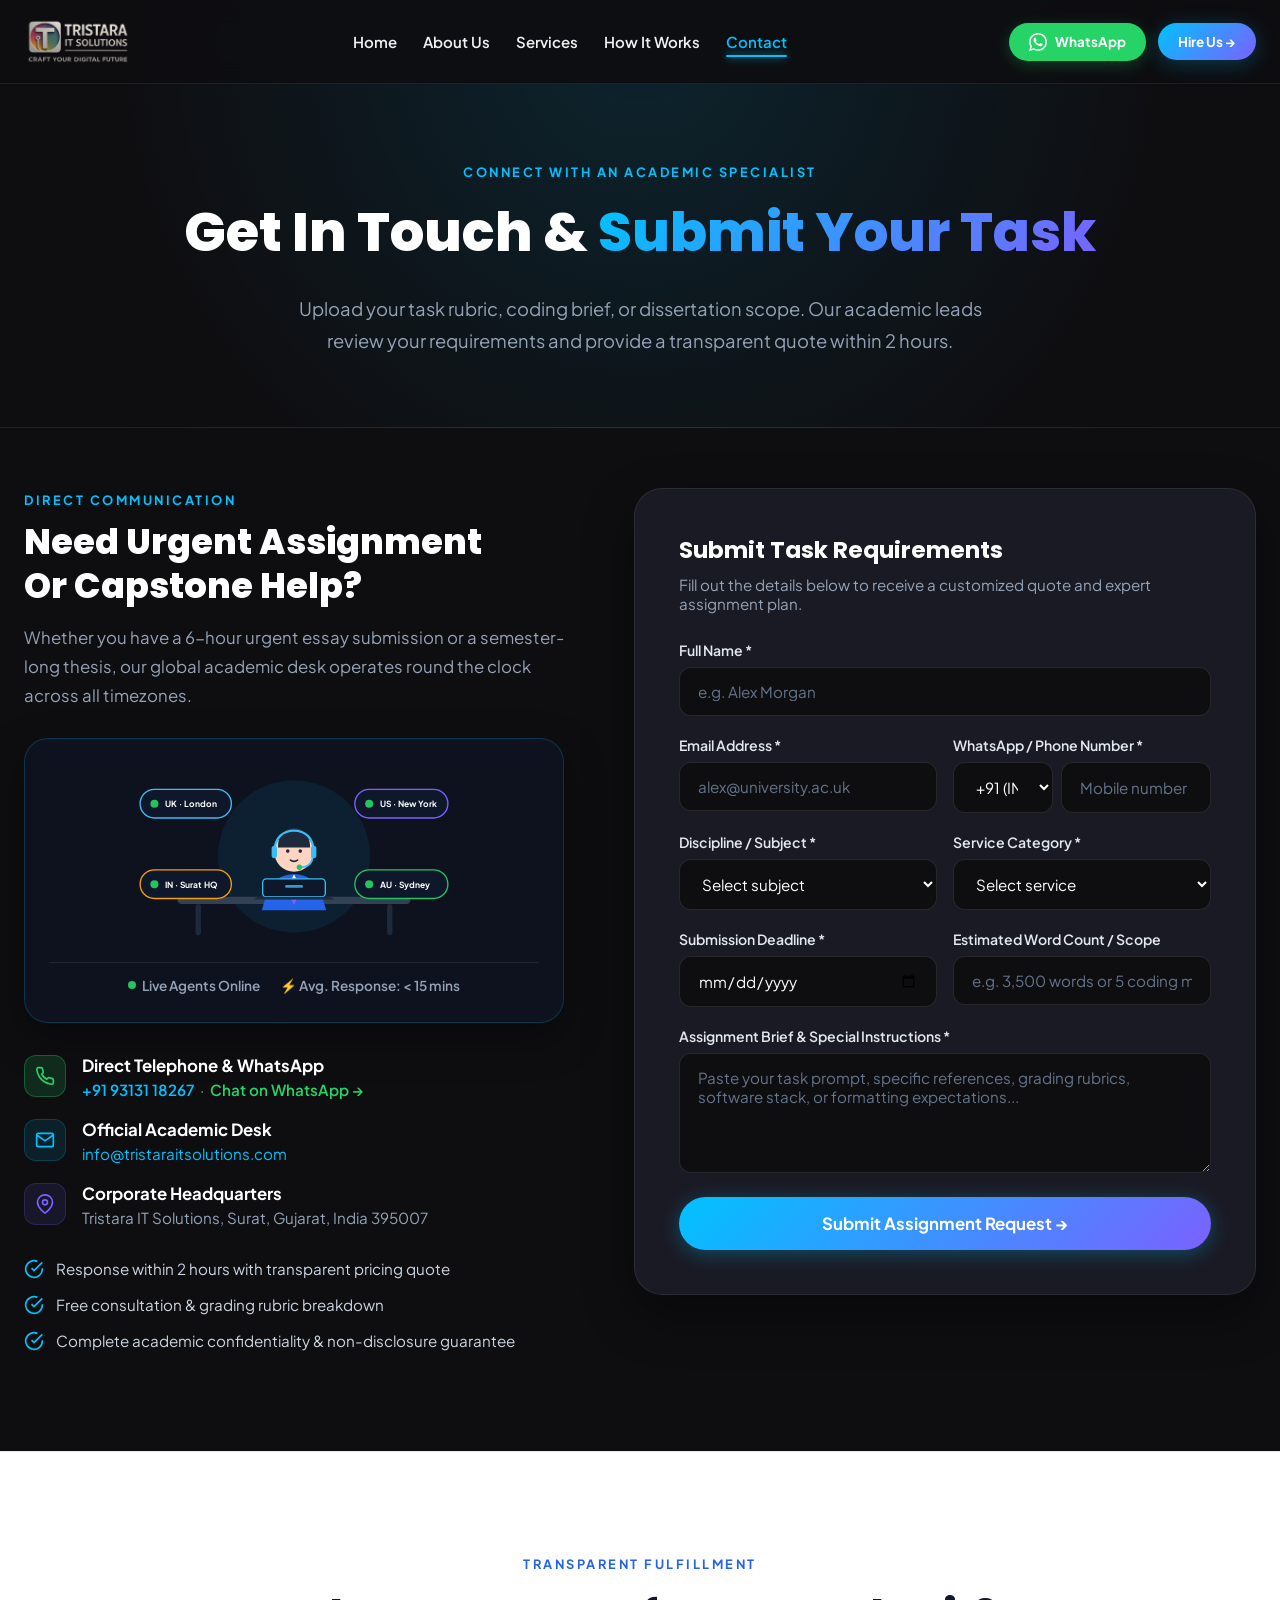
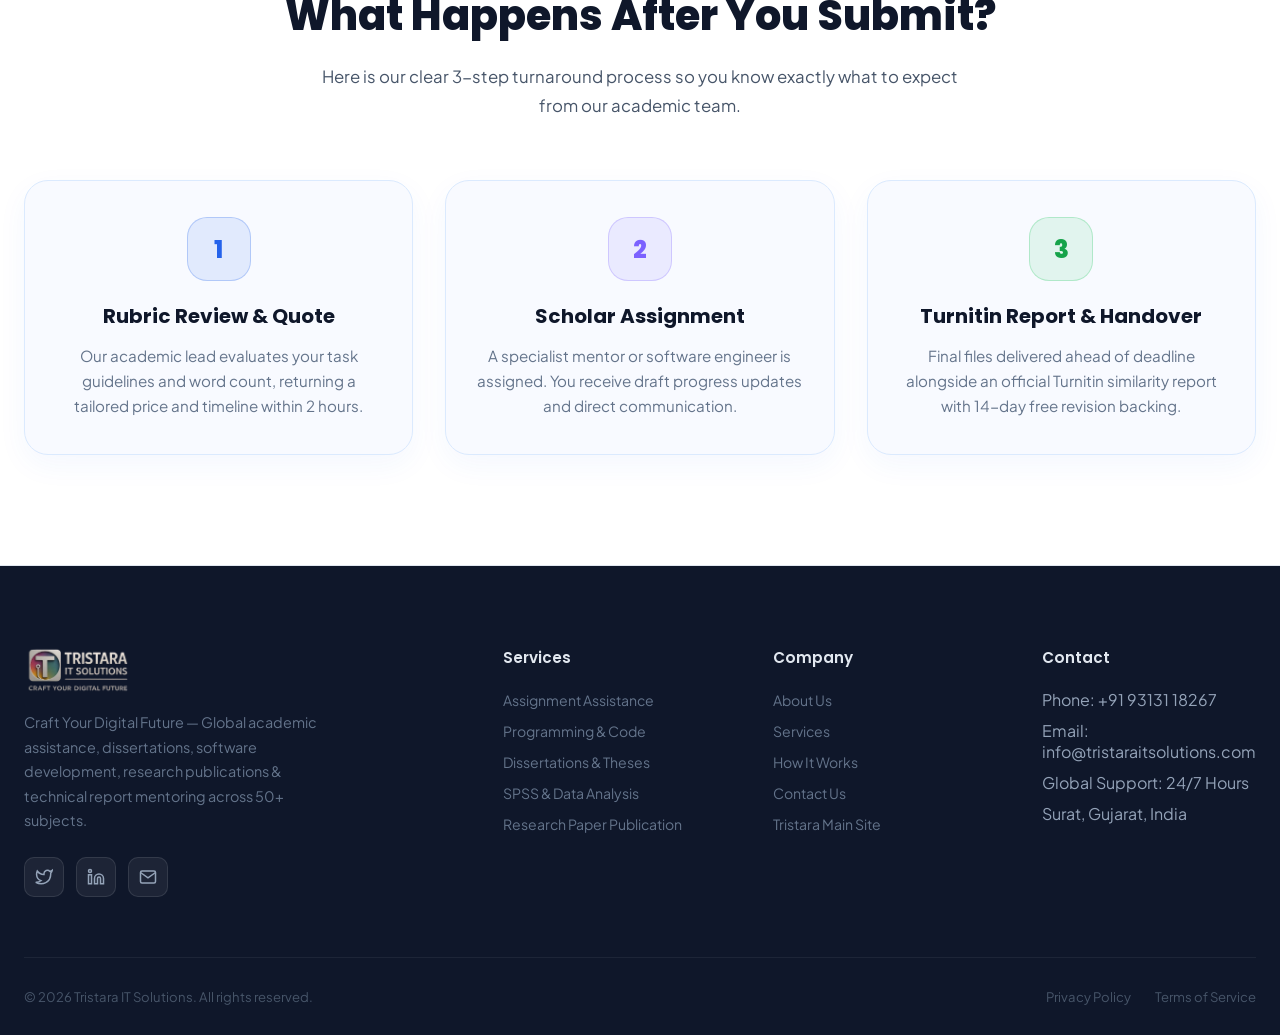
<file: contact.html>
<!DOCTYPE html>
<html lang="en">
<head>
  <meta charset="UTF-8">
  <meta name="viewport" content="width=device-width, initial-scale=1.0">
  <title>Contact Us — Tristara IT Solutions | Request Academic Assistance</title>

  <!-- Google Fonts -->
  <link rel="preconnect" href="https://fonts.googleapis.com">
  <link rel="preconnect" href="https://fonts.gstatic.com" crossorigin>
  <link href="https://fonts.googleapis.com/css2?family=Inter:wght@300;400;500;600;700&family=Plus+Jakarta+Sans:wght@400;500;600;700;800&family=Poppins:wght@300;400;500;600;700;800&display=swap" rel="stylesheet">

  <!-- Stylesheets -->
  <link rel="stylesheet" href="css/style.css">
  <link rel="stylesheet" href="css/animations.css">
  <link rel="stylesheet" href="css/responsive.css">
</head>
<body>

<!-- NAVBAR -->
<nav class="navbar" id="navbar">
  <div class="container">
    <a href="index.html" class="nav-logo">
      <img src="assets/images/tristara-official-logo.png" alt="Tristara IT Solutions" class="nav-logo-img">
    </a>
    <div class="nav-links">
      <a href="index.html">Home</a>
      <a href="about.html">About Us</a>
      <a href="services.html">Services</a>
      <a href="how-it-works.html">How It Works</a>
      <a href="contact.html" class="active">Contact</a>
    </div>

    <div class="nav-btns-group">
      <a href="https://wa.me/919313118267?text=Hi,%20I%20need%20academic%20assignment%20assistance%20from%20Tristara!" target="_blank" class="nav-btn whatsapp-btn">
        <svg width="18" height="18" viewBox="0 0 24 24" fill="currentColor"><path d="M.057 24l1.687-6.163c-1.041-1.804-1.588-3.849-1.587-5.946.003-6.556 5.338-11.891 11.893-11.891 3.181.001 6.167 1.24 8.413 3.488 2.245 2.248 3.481 5.236 3.48 8.414-.003 6.557-5.338 11.892-11.893 11.892-1.99-.001-3.951-.5-5.688-1.448l-6.305 1.654zm6.597-3.807c1.676.995 3.276 1.591 5.392 1.592 5.448 0 9.886-4.434 9.889-9.885.002-5.462-4.415-9.89-9.881-9.892-5.452 0-9.887 4.434-9.889 9.884-.001 2.225.651 3.891 1.746 5.634l-.999 3.648 3.742-.981zm11.387-5.464c-.074-.124-.272-.198-.57-.347-.297-.149-1.758-.868-2.031-.967-.272-.099-.47-.149-.669.149-.198.297-.768.967-.941 1.165-.173.198-.347.223-.644.074-.297-.149-1.255-.462-2.39-1.475-.883-.788-1.48-1.761-1.653-2.059-.173-.297-.018-.458.13-.606.134-.133.297-.347.446-.521.151-.172.2-.296.3-.495.099-.198.05-.372-.025-.521-.075-.148-.669-1.611-.916-2.206-.242-.579-.487-.501-.669-.51l-.57-.01c-.198 0-.52.074-.792.372s-1.04 1.016-1.04 2.479 1.065 2.876 1.213 3.074c.149.198 2.095 3.2 5.076 4.487.709.306 1.263.489 1.694.626.712.226 1.36.194 1.872.118.571-.085 1.758-.719 2.006-1.413.248-.695.248-1.29.173-1.414z"/></svg>
        WhatsApp
      </a>
      <a href="contact.html" class="nav-btn hire-btn">Hire Us →</a>
    </div>

    <button class="mobile-toggle" onclick="toggleMobile()" aria-label="Toggle Navigation">
      <span></span><span></span><span></span>
    </button>
  </div>
</nav>

<!-- Mobile Menu -->
<div class="mobile-menu-overlay" id="mobileOverlay" onclick="toggleMobile()"></div>
<div class="mobile-menu" id="mobileMenu">
  <button class="mobile-close" onclick="toggleMobile()" aria-label="Close Navigation">
    <svg width="24" height="24" fill="none" stroke="#ffffff" stroke-width="2">
      <line x1="18" y1="6" x2="6" y2="18"/>
      <line x1="6" y1="6" x2="18" y2="18"/>
    </svg>
  </button>
  <a href="index.html" onclick="toggleMobile()">Home</a>
  <a href="about.html" onclick="toggleMobile()">About Us</a>
  <a href="services.html" onclick="toggleMobile()">Services</a>
  <a href="how-it-works.html" onclick="toggleMobile()">How It Works</a>
  <a href="contact.html" class="active" onclick="toggleMobile()">Contact</a>
  <div style="margin-top: 24px; display: flex; flex-direction: column; gap: 12px;">
    <a href="https://wa.me/919313118267?text=Hi,%20I%20need%20academic%20assignment%20assistance%20from%20Tristara!" target="_blank" class="nav-btn whatsapp-btn" style="justify-content: center;">
      WhatsApp Quote
    </a>
    <a href="contact.html" class="nav-btn hire-btn" style="justify-content: center;">Hire Us</a>
  </div>
</div>

<!-- PAGE HEADER -->
<section style="padding: 160px 0 70px; background: radial-gradient(circle at 50% 10%, rgba(0, 194, 255, 0.12) 0%, transparent 70%), var(--bg-dark); text-align: center; border-bottom: 1px solid var(--border-dark);">
  <div class="container">
    <div class="section-label">Connect With An Academic Specialist</div>
    <h1 style="font-size: clamp(2.4rem, 4.5vw, 3.4rem); font-weight: 800; color: #ffffff; margin-bottom: 20px;">
      Get In Touch &amp; <span class="gradient-text">Submit Your Task</span>
    </h1>
    <p class="section-desc" style="margin: 0 auto; max-width: 720px; font-size: 1.15rem; color: #94a3b8;">
      Upload your task rubric, coding brief, or dissertation scope. Our academic leads review your requirements and provide a transparent quote within 2 hours.
    </p>
  </div>
</section>

<!-- CONTACT SECTION -->
<section class="contact" style="padding: 60px 0 100px;">
  <div class="container" style="display: grid; grid-template-columns: 1fr 1.15fr; gap: 70px; align-items: start;">
    
    <!-- LEFT COLUMN: Contact Details & Creative 24/7 Global Support Figure -->
    <div class="contact-info reveal-left">
      <div class="section-label">Direct Communication</div>
      <h2 style="font-size: 2.2rem; font-weight: 800; color: #ffffff; line-height: 1.25; margin-bottom: 16px;">
        Need Urgent Assignment<br>Or Capstone Help?
      </h2>
      <p style="color: #94a3b8; font-size: 1.05rem; line-height: 1.7; margin-bottom: 28px;">
        Whether you have a 6-hour urgent essay submission or a semester-long thesis, our global academic desk operates round the clock across all timezones.
      </p>

      <!-- Creative 24/7 Global Support Desk Illustration -->
      <div style="background: rgba(15, 23, 42, 0.6); border: 1px solid rgba(0, 194, 255, 0.2); border-radius: 24px; padding: 28px 24px; margin-bottom: 32px; box-shadow: 0 15px 40px rgba(0,0,0,0.35);">
        <svg viewBox="0 0 380 200" fill="none" style="width: 100%; max-width: 340px; height: auto; margin-bottom: 16px; display: block; margin-left: auto; margin-right: auto;">
          <!-- Background halo -->
          <circle cx="190" cy="100" r="85" fill="#00C2FF" opacity="0.08" />
          
          <!-- Desk -->
          <rect x="60" y="145" width="260" height="8" rx="4" fill="#334155" />
          <rect x="80" y="153" width="6" height="35" rx="3" fill="#1e293b" />
          <rect x="294" y="153" width="6" height="35" rx="3" fill="#1e293b" />
          
          <!-- Support Officer Figure -->
          <path d="M190 120 c-14 0 -26 8 -30 20 l-6 20 h72 l-6 -20 c-4 -12 -16 -20 -30 -20 z" fill="#2563EB" />
          <!-- White Shirt & Tie -->
          <polygon points="190,120 182,136 198,136" fill="#ffffff" />
          <polygon points="190,132 186,146 190,154 194,146" fill="#7B61FF" />

          <!-- Face -->
          <circle cx="190" cy="95" r="22" fill="#ffd5c2" />
          <!-- Eyes & Friendly Smile -->
          <circle cx="183" cy="94" r="2" fill="#1e293b" />
          <circle cx="197" cy="94" r="2" fill="#1e293b" />
          <path d="M186 104 c2 2 6 2 8 0" stroke="#1e293b" stroke-width="1.8" stroke-linecap="round" />

          <!-- Hair -->
          <path d="M172 90 c0 -14 8 -22 18 -22 s18 8 18 22" fill="#1e293b" />

          <!-- Professional Headset band & earpiece -->
          <path d="M168 95 c0 -16 10 -24 22 -24 s22 8 22 24" stroke="#38bdf8" stroke-width="2.5" fill="none" />
          <rect x="165" y="88" width="6" height="14" rx="3" fill="#38bdf8" />
          <rect x="209" y="88" width="6" height="14" rx="3" fill="#38bdf8" />
          <path d="M211 98 c0 10 -6 14 -14 14" stroke="#38bdf8" stroke-width="2" fill="none" stroke-linecap="round" />
          <circle cx="196" cy="112" r="3" fill="#22c55e" />
          
          <!-- Laptop on desk -->
          <rect x="155" y="125" width="70" height="20" rx="4" fill="#0f172a" stroke="#38bdf8" stroke-width="1.5" />
          <polygon points="150,145 230,145 235,148 145,148" fill="#1e293b" />
          <rect x="180" y="132" width="20" height="3" rx="1.5" fill="#38bdf8" opacity="0.8" />
          
          <!-- Floating Live Badges: UK London (Top Left) -->
          <g transform="translate(18, 25)">
            <rect x="0" y="0" width="102" height="32" rx="16" fill="#0f172a" stroke="#38bdf8" stroke-width="1.5"/>
            <circle cx="16" cy="16" r="4.5" fill="#22c55e" />
            <text x="28" y="20" font-family="'Plus Jakarta Sans', sans-serif" font-weight="700" font-size="9.5" fill="#ffffff">UK · London</text>
          </g>

          <!-- Floating Live Badges: US New York (Top Right) -->
          <g transform="translate(258, 25)">
            <rect x="0" y="0" width="104" height="32" rx="16" fill="#0f172a" stroke="#7B61FF" stroke-width="1.5"/>
            <circle cx="16" cy="16" r="4.5" fill="#22c55e" />
            <text x="28" y="20" font-family="'Plus Jakarta Sans', sans-serif" font-weight="700" font-size="9.5" fill="#ffffff">US · New York</text>
          </g>

          <!-- Floating Live Badges: AU Sydney (Bottom Right) -->
          <g transform="translate(258, 115)">
            <rect x="0" y="0" width="104" height="32" rx="16" fill="#0f172a" stroke="#22c55e" stroke-width="1.5"/>
            <circle cx="16" cy="16" r="4.5" fill="#22c55e" />
            <text x="28" y="20" font-family="'Plus Jakarta Sans', sans-serif" font-weight="700" font-size="9.5" fill="#ffffff">AU · Sydney</text>
          </g>

          <!-- Floating Live Badges: IN Surat HQ (Bottom Left) -->
          <g transform="translate(18, 115)">
            <rect x="0" y="0" width="102" height="32" rx="16" fill="#0f172a" stroke="#f59e0b" stroke-width="1.5"/>
            <circle cx="16" cy="16" r="4.5" fill="#22c55e" />
            <text x="28" y="20" font-family="'Plus Jakarta Sans', sans-serif" font-weight="700" font-size="9.5" fill="#ffffff">IN · Surat HQ</text>
          </g>
        </svg>

        <div style="display: flex; justify-content: center; gap: 20px; font-size: 0.85rem; color: #94a3b8; font-weight: 600; text-align: center; border-top: 1px solid rgba(255,255,255,0.08); padding-top: 14px;">
          <span style="display: inline-flex; align-items: center; gap: 6px;"><span style="width: 8px; height: 8px; border-radius: 50%; background: #22c55e;"></span> Live Agents Online</span>
          <span style="display: inline-flex; align-items: center; gap: 6px;">⚡ Avg. Response: &lt; 15 mins</span>
        </div>
      </div>
      
      <!-- DIRECT CONTACT METHODS -->
      <div style="margin-bottom: 32px; display: flex; flex-direction: column; gap: 20px;">
        <div style="display: flex; gap: 16px; align-items: flex-start;">
          <div class="trust-icon" style="flex-shrink: 0; background: rgba(37, 211, 102, 0.15); border: 1px solid rgba(37, 211, 102, 0.3);"><svg viewBox="0 0 24 24" fill="none" stroke="#25D366" stroke-width="2"><path d="M22 16.92v3a2 2 0 0 1-2.18 2 19.79 19.79 0 0 1-8.63-3.07 19.5 19.5 0 0 1-6-6 19.79 19.79 0 0 1-3.07-8.67A2 2 0 0 1 4.11 2h3a2 2 0 0 1 2 1.72 12.84 12.84 0 0 0 .7 2.81 2 2 0 0 1-.45 2.11L8.09 9.91a16 16 0 0 0 6 6l1.27-1.27a2 2 0 0 1 2.11-.45 12.84 12.84 0 0 0 2.81.7A2 2 0 0 1 22 16.92z"/></svg></div>
          <div>
            <div style="font-weight: 700; color: #ffffff; font-size: 1.05rem;">Direct Telephone &amp; WhatsApp</div>
            <div style="color: #94a3b8; font-size: 0.95rem; margin-top: 4px;">
              <a href="tel:+919313118267" style="color: var(--primary); font-weight: 600;">+91 93131 18267</a> &nbsp;·&nbsp; 
              <a href="https://wa.me/919313118267?text=Hello%20Tristara!%20I%20need%20urgent%20assignment%20assistance." target="_blank" style="color: #25D366; font-weight: 600;">Chat on WhatsApp →</a>
            </div>
          </div>
        </div>
        <div style="display: flex; gap: 16px; align-items: flex-start;">
          <div class="trust-icon" style="flex-shrink: 0; background: rgba(0, 194, 255, 0.1); border: 1px solid rgba(0, 194, 255, 0.2);"><svg viewBox="0 0 24 24" fill="none" stroke="var(--primary)" stroke-width="2"><path d="M4 4h16c1.1 0 2 .9 2 2v12c0 1.1-.9 2-2 2H4c-1.1 0-2-.9-2-2V6c0-1.1.9-2 2-2z"/><polyline points="22,6 12,13 2,6"/></svg></div>
          <div>
            <div style="font-weight: 700; color: #ffffff; font-size: 1.05rem;">Official Academic Desk</div>
            <div style="color: #94a3b8; font-size: 0.95rem; margin-top: 4px;">
              <a href="mailto:info@tristaraitsolutions.com" style="color: var(--primary);">info@tristaraitsolutions.com</a>
            </div>
          </div>
        </div>
        <div style="display: flex; gap: 16px; align-items: flex-start;">
          <div class="trust-icon" style="flex-shrink: 0; background: rgba(123, 97, 255, 0.1); border: 1px solid rgba(123, 97, 255, 0.2);"><svg viewBox="0 0 24 24" fill="none" stroke="var(--purple)" stroke-width="2"><path d="M21 10c0 7-9 13-9 13s-9-6-9-13a9 9 0 0 1 18 0z"/><circle cx="12" cy="10" r="3"/></svg></div>
          <div>
            <div style="font-weight: 700; color: #ffffff; font-size: 1.05rem;">Corporate Headquarters</div>
            <div style="color: #94a3b8; font-size: 0.95rem; margin-top: 4px;">Tristara IT Solutions, Surat, Gujarat, India 395007</div>
          </div>
        </div>
      </div>

      <div class="contact-features">
        <div class="contact-feature"><svg viewBox="0 0 24 24" fill="none" stroke="currentColor" stroke-width="2"><path d="M22 11.08V12a10 10 0 1 1-5.93-9.14"/><polyline points="22 4 12 14.01 9 11.01"/></svg> Response within 2 hours with transparent pricing quote</div>
        <div class="contact-feature"><svg viewBox="0 0 24 24" fill="none" stroke="currentColor" stroke-width="2"><path d="M22 11.08V12a10 10 0 1 1-5.93-9.14"/><polyline points="22 4 12 14.01 9 11.01"/></svg> Free consultation &amp; grading rubric breakdown</div>
        <div class="contact-feature"><svg viewBox="0 0 24 24" fill="none" stroke="currentColor" stroke-width="2"><path d="M22 11.08V12a10 10 0 1 1-5.93-9.14"/><polyline points="22 4 12 14.01 9 11.01"/></svg> Complete academic confidentiality &amp; non-disclosure guarantee</div>
      </div>
    </div>

    <!-- RIGHT COLUMN: Contact Form -->
    <div class="contact-form reveal-right" style="background: var(--card-dark); border: 1px solid var(--border-dark); border-radius: 28px; padding: 44px; box-shadow: 0 20px 50px rgba(0,0,0,0.4);">
      <h3 style="font-size: 1.45rem; font-weight: 700; color: #ffffff; margin-bottom: 8px;">Submit Task Requirements</h3>
      <p style="color: #94a3b8; font-size: 0.95rem; margin-bottom: 28px;">Fill out the details below to receive a customized quote and expert assignment plan.</p>
      
      <form onsubmit="handleSubmit(event)">
        <div class="form-group">
          <label>Full Name *</label>
          <input type="text" placeholder="e.g. Alex Morgan" required>
        </div>
        <div class="form-row">
          <div class="form-group">
            <label>Email Address *</label>
            <input type="email" placeholder="alex@university.ac.uk" required>
          </div>
          <div class="form-group">
            <label>WhatsApp / Phone Number *</label>
            <div style="display: flex; gap: 8px;">
              <select style="width: 100px; flex-shrink: 0;" required>
                <option value="+91">+91 (IN)</option>
                <option value="+44">+44 (UK)</option>
                <option value="+1">+1 (US/CA)</option>
                <option value="+61">+61 (AU)</option>
                <option value="+971">+971 (UAE)</option>
                <option value="+49">+49 (DE)</option>
              </select>
              <input type="tel" placeholder="Mobile number" required style="flex: 1;">
            </div>
          </div>
        </div>
        <div class="form-row">
          <div class="form-group">
            <label>Discipline / Subject *</label>
            <select required>
              <option value="">Select subject</option>
              <option>Computer Science &amp; IT</option>
              <option>Data Science &amp; Machine Learning</option>
              <option>Engineering (Mechanical/Electrical/Civil)</option>
              <option>Business Management &amp; MBA</option>
              <option>Finance &amp; Accounting</option>
              <option>Mathematics &amp; Statistics</option>
              <option>Healthcare &amp; Nursing</option>
              <option>Economics</option>
              <option>Law &amp; Humanities</option>
              <option>Other Specialization</option>
            </select>
          </div>
          <div class="form-group">
            <label>Service Category *</label>
            <select required>
              <option value="">Select service</option>
              <option>Assignment / Coursework</option>
              <option>Programming Task / Software Build</option>
              <option>Thesis / Dissertation Mentorship</option>
              <option>SPSS / Empirical Data Analysis</option>
              <option>Research Paper Publication</option>
              <option>Presentation Deck / Project Poster</option>
            </select>
          </div>
        </div>
        <div class="form-row">
          <div class="form-group">
            <label>Submission Deadline *</label>
            <input type="date" required>
          </div>
          <div class="form-group">
            <label>Estimated Word Count / Scope</label>
            <input type="text" placeholder="e.g. 3,500 words or 5 coding modules" required>
          </div>
        </div>
        <div class="form-group">
          <label>Assignment Brief &amp; Special Instructions *</label>
          <textarea placeholder="Paste your task prompt, specific references, grading rubrics, software stack, or formatting expectations..." required></textarea>
        </div>
        <button type="submit" class="form-submit">Submit Assignment Request →</button>
      </form>
    </div>
  </div>
</section>

<!-- LIGHT THEME PROCESS SECTION: "WHAT HAPPENS AFTER YOU SUBMIT?" -->
<section style="padding: 100px 0 110px; background: #ffffff; border-top: 1px solid #e2e8f0; border-bottom: 1px solid #e2e8f0;">
  <div class="container">
    <div style="text-align: center; margin-bottom: 60px;" class="reveal">
      <div class="section-label" style="color: #2563EB;">Transparent Fulfillment</div>
      <h2 style="font-size: clamp(2rem, 3.8vw, 2.6rem); font-weight: 800; color: #0f172a; margin-bottom: 16px;">What Happens After You Submit?</h2>
      <p style="color: #475569; font-size: 1.05rem; margin: 0 auto; max-width: 640px; line-height: 1.7;">
        Here is our clear 3-step turnaround process so you know exactly what to expect from our academic team.
      </p>
    </div>

    <div style="display: grid; grid-template-columns: repeat(3, 1fr); gap: 32px;">
      <!-- Step 1 Card -->
      <div style="background: #f8faff; border: 1.5px solid #dbeafe; border-radius: 24px; padding: 36px 30px; text-align: center; box-shadow: 0 10px 30px rgba(37,99,235,0.05);" class="reveal">
        <div style="width: 64px; height: 64px; border-radius: 20px; background: rgba(37, 99, 235, 0.1); border: 1.5px solid rgba(37, 99, 235, 0.25); display: flex; align-items: center; justify-content: center; margin: 0 auto 20px;">
          <span style="font-family: 'Poppins', sans-serif; font-size: 1.5rem; font-weight: 800; color: #2563EB;">1</span>
        </div>
        <h3 style="font-size: 1.25rem; font-weight: 700; color: #0f172a; margin-bottom: 12px;">Rubric Review &amp; Quote</h3>
        <p style="color: #64748b; font-size: 0.95rem; line-height: 1.65;">
          Our academic lead evaluates your task guidelines and word count, returning a tailored price and timeline within 2 hours.
        </p>
      </div>

      <!-- Step 2 Card -->
      <div style="background: #f8faff; border: 1.5px solid #dbeafe; border-radius: 24px; padding: 36px 30px; text-align: center; box-shadow: 0 10px 30px rgba(37,99,235,0.05);" class="reveal">
        <div style="width: 64px; height: 64px; border-radius: 20px; background: rgba(123, 97, 255, 0.1); border: 1.5px solid rgba(123, 97, 255, 0.25); display: flex; align-items: center; justify-content: center; margin: 0 auto 20px;">
          <span style="font-family: 'Poppins', sans-serif; font-size: 1.5rem; font-weight: 800; color: #7B61FF;">2</span>
        </div>
        <h3 style="font-size: 1.25rem; font-weight: 700; color: #0f172a; margin-bottom: 12px;">Scholar Assignment</h3>
        <p style="color: #64748b; font-size: 0.95rem; line-height: 1.65;">
          A specialist mentor or software engineer is assigned. You receive draft progress updates and direct communication.
        </p>
      </div>

      <!-- Step 3 Card -->
      <div style="background: #f8faff; border: 1.5px solid #dbeafe; border-radius: 24px; padding: 36px 30px; text-align: center; box-shadow: 0 10px 30px rgba(37,99,235,0.05);" class="reveal">
        <div style="width: 64px; height: 64px; border-radius: 20px; background: rgba(34, 197, 94, 0.1); border: 1.5px solid rgba(34, 197, 94, 0.25); display: flex; align-items: center; justify-content: center; margin: 0 auto 20px;">
          <span style="font-family: 'Poppins', sans-serif; font-size: 1.5rem; font-weight: 800; color: #16a34a;">3</span>
        </div>
        <h3 style="font-size: 1.25rem; font-weight: 700; color: #0f172a; margin-bottom: 12px;">Turnitin Report &amp; Handover</h3>
        <p style="color: #64748b; font-size: 0.95rem; line-height: 1.65;">
          Final files delivered ahead of deadline alongside an official Turnitin similarity report with 14-day free revision backing.
        </p>
      </div>
    </div>
  </div>
</section>

<!-- FOOTER -->
<footer class="footer">
  <div class="container">
    <div class="footer-grid">
      <div class="footer-brand">
        <div class="nav-logo">
          <img src="assets/images/tristara-official-logo.png" alt="Tristara IT Solutions" class="nav-logo-img">
        </div>
        <p>Craft Your Digital Future — Global academic assistance, dissertations, software development, research publications & technical report mentoring across 50+ subjects.</p>
        <div class="social-links">
          <a href="#" class="social-link" aria-label="Twitter"><svg viewBox="0 0 24 24" fill="none" stroke="currentColor" stroke-width="2"><path d="M23 3a10.9 10.9 0 0 1-3.14 1.53 4.48 4.48 0 0 0-7.86 3v1A10.66 10.66 0 0 1 3 4s-4 9 5 13a11.64 11.64 0 0 1-7 2c9 5 20 0 20-11.5a4.5 4.5 0 0 0-.08-.83A7.72 7.72 0 0 0 23 3z"/></svg></a>
          <a href="#" class="social-link" aria-label="LinkedIn"><svg viewBox="0 0 24 24" fill="none" stroke="currentColor" stroke-width="2"><path d="M16 8a6 6 0 0 1 6 6v7h-4v-7a2 2 0 0 0-2-2 2 2 0 0 0-2 2v7h-4v-7a6 6 0 0 1 6-6z"/><rect x="2" y="9" width="4" height="12"/><circle cx="4" cy="4" r="2"/></svg></a>
          <a href="#" class="social-link" aria-label="Email"><svg viewBox="0 0 24 24" fill="none" stroke="currentColor" stroke-width="2"><path d="M4 4h16c1.1 0 2 .9 2 2v12c0 1.1-.9 2-2 2H4c-1.1 0-2-.9-2-2V6c0-1.1.9-2 2-2z"/><polyline points="22,6 12,13 2,6"/></svg></a>
        </div>
      </div>
      <div class="footer-col">
        <h4>Services</h4>
        <ul>
          <li><a href="services.html">Assignment Assistance</a></li>
          <li><a href="services.html">Programming &amp; Code</a></li>
          <li><a href="services.html">Dissertations &amp; Theses</a></li>
          <li><a href="services.html">SPSS &amp; Data Analysis</a></li>
          <li><a href="services.html">Research Paper Publication</a></li>
        </ul>
      </div>
      <div class="footer-col">
        <h4>Company</h4>
        <ul>
          <li><a href="about.html">About Us</a></li>
          <li><a href="services.html">Services</a></li>
          <li><a href="how-it-works.html">How It Works</a></li>
          <li><a href="contact.html">Contact Us</a></li>
          <li><a href="https://tristaraitsolutions.com" target="_blank">Tristara Main Site</a></li>
        </ul>
      </div>
      <div class="footer-col">
        <h4>Contact</h4>
        <ul>
          <li>Phone: +91 93131 18267</li>
          <li>Email: info@tristaraitsolutions.com</li>
          <li>Global Support: 24/7 Hours</li>
          <li>Surat, Gujarat, India</li>
        </ul>
      </div>
    </div>
    <div class="footer-bottom">
      <p>&copy; 2026 Tristara IT Solutions. All rights reserved.</p>
      <div class="footer-legal">
        <a href="#">Privacy Policy</a>
        <a href="#">Terms of Service</a>
      </div>
    </div>
  </div>
</footer>

<!-- JavaScript -->
<script src="js/animations.js"></script>
<script src="js/main.js"></script>
</body>
</html>
</file>
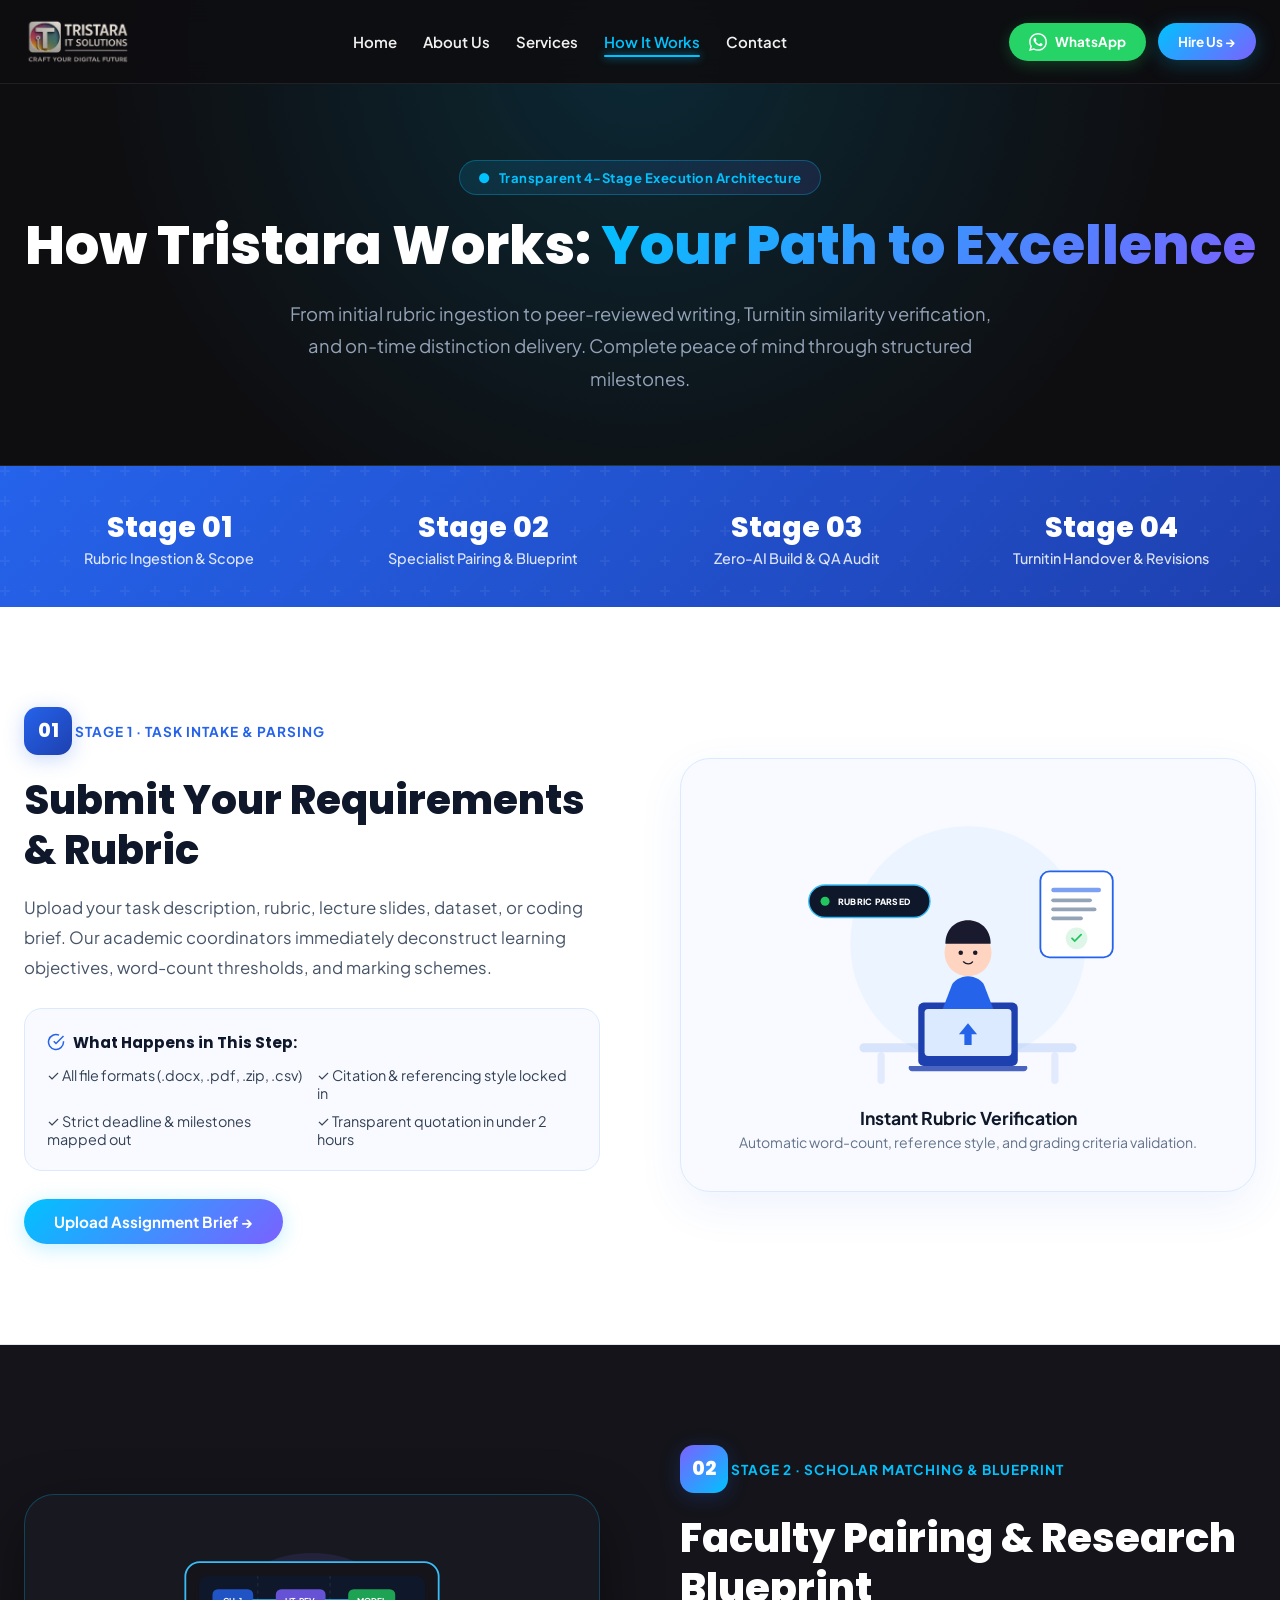
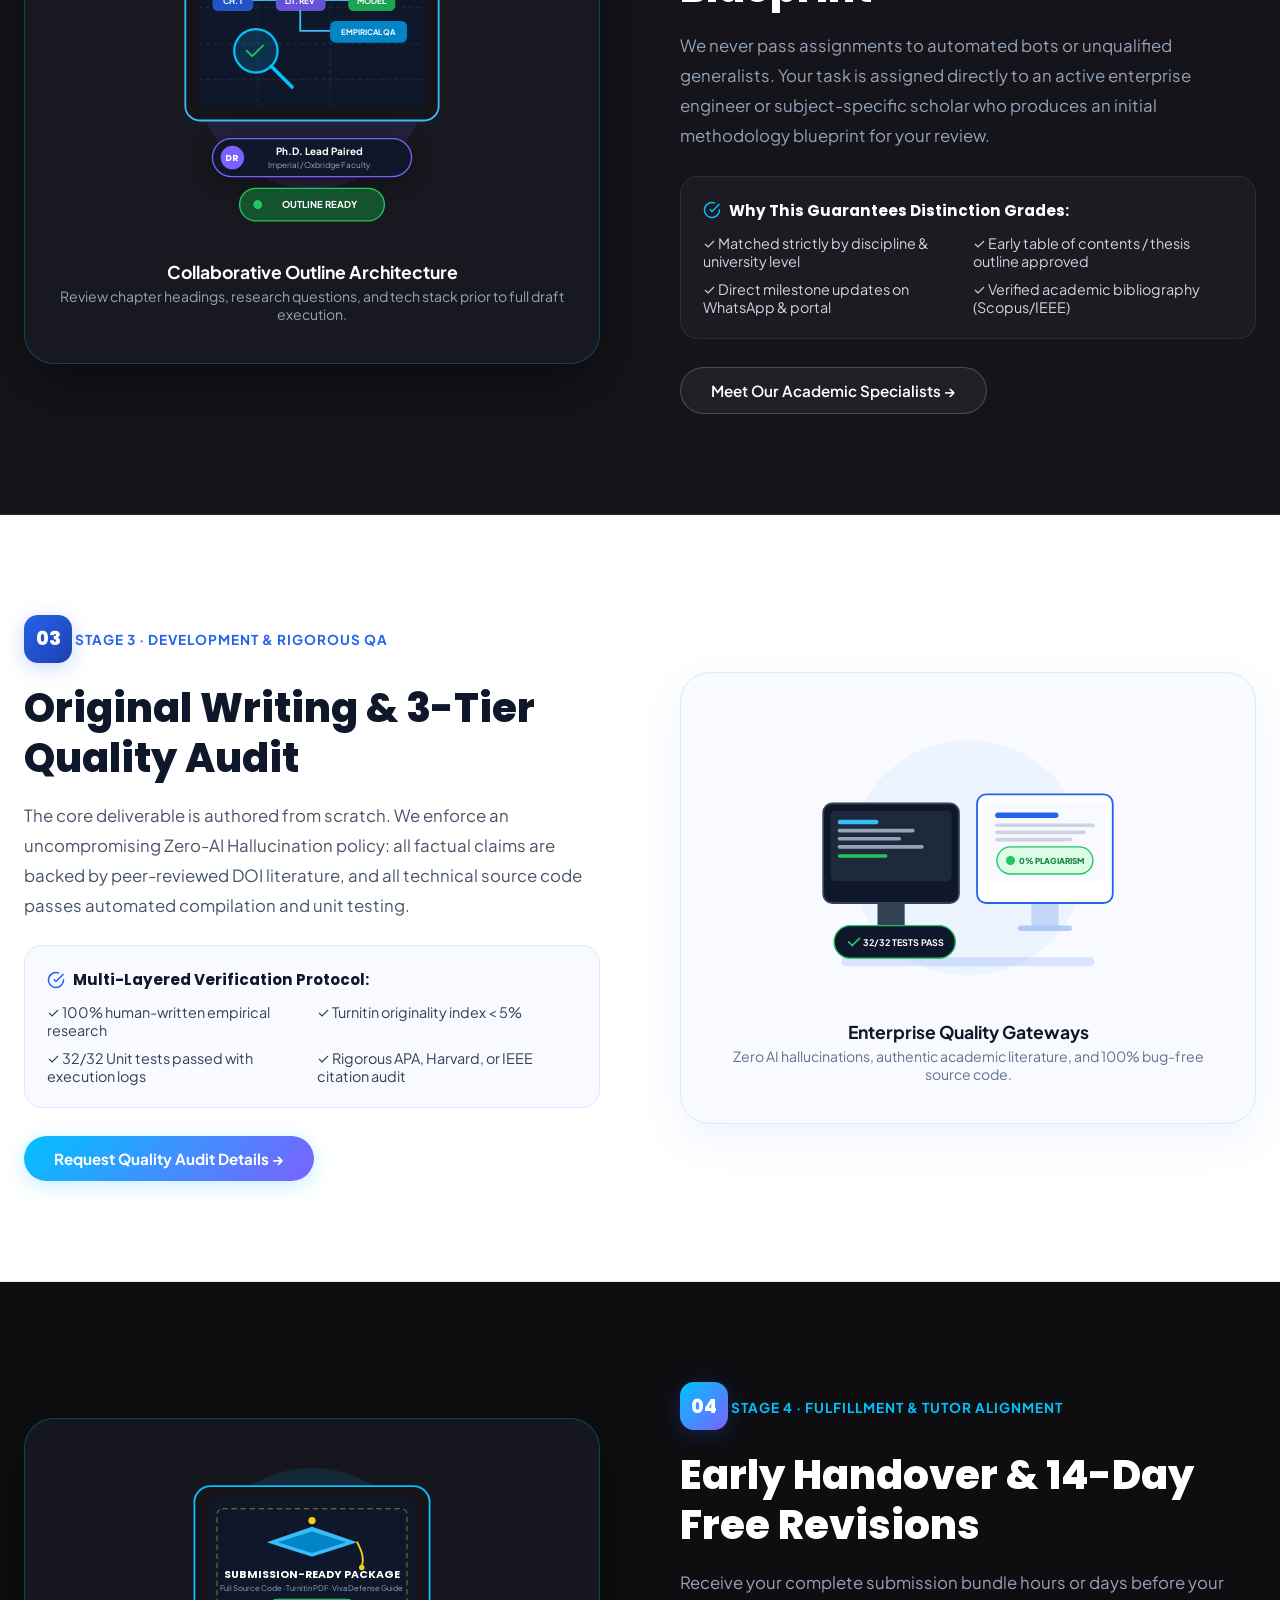
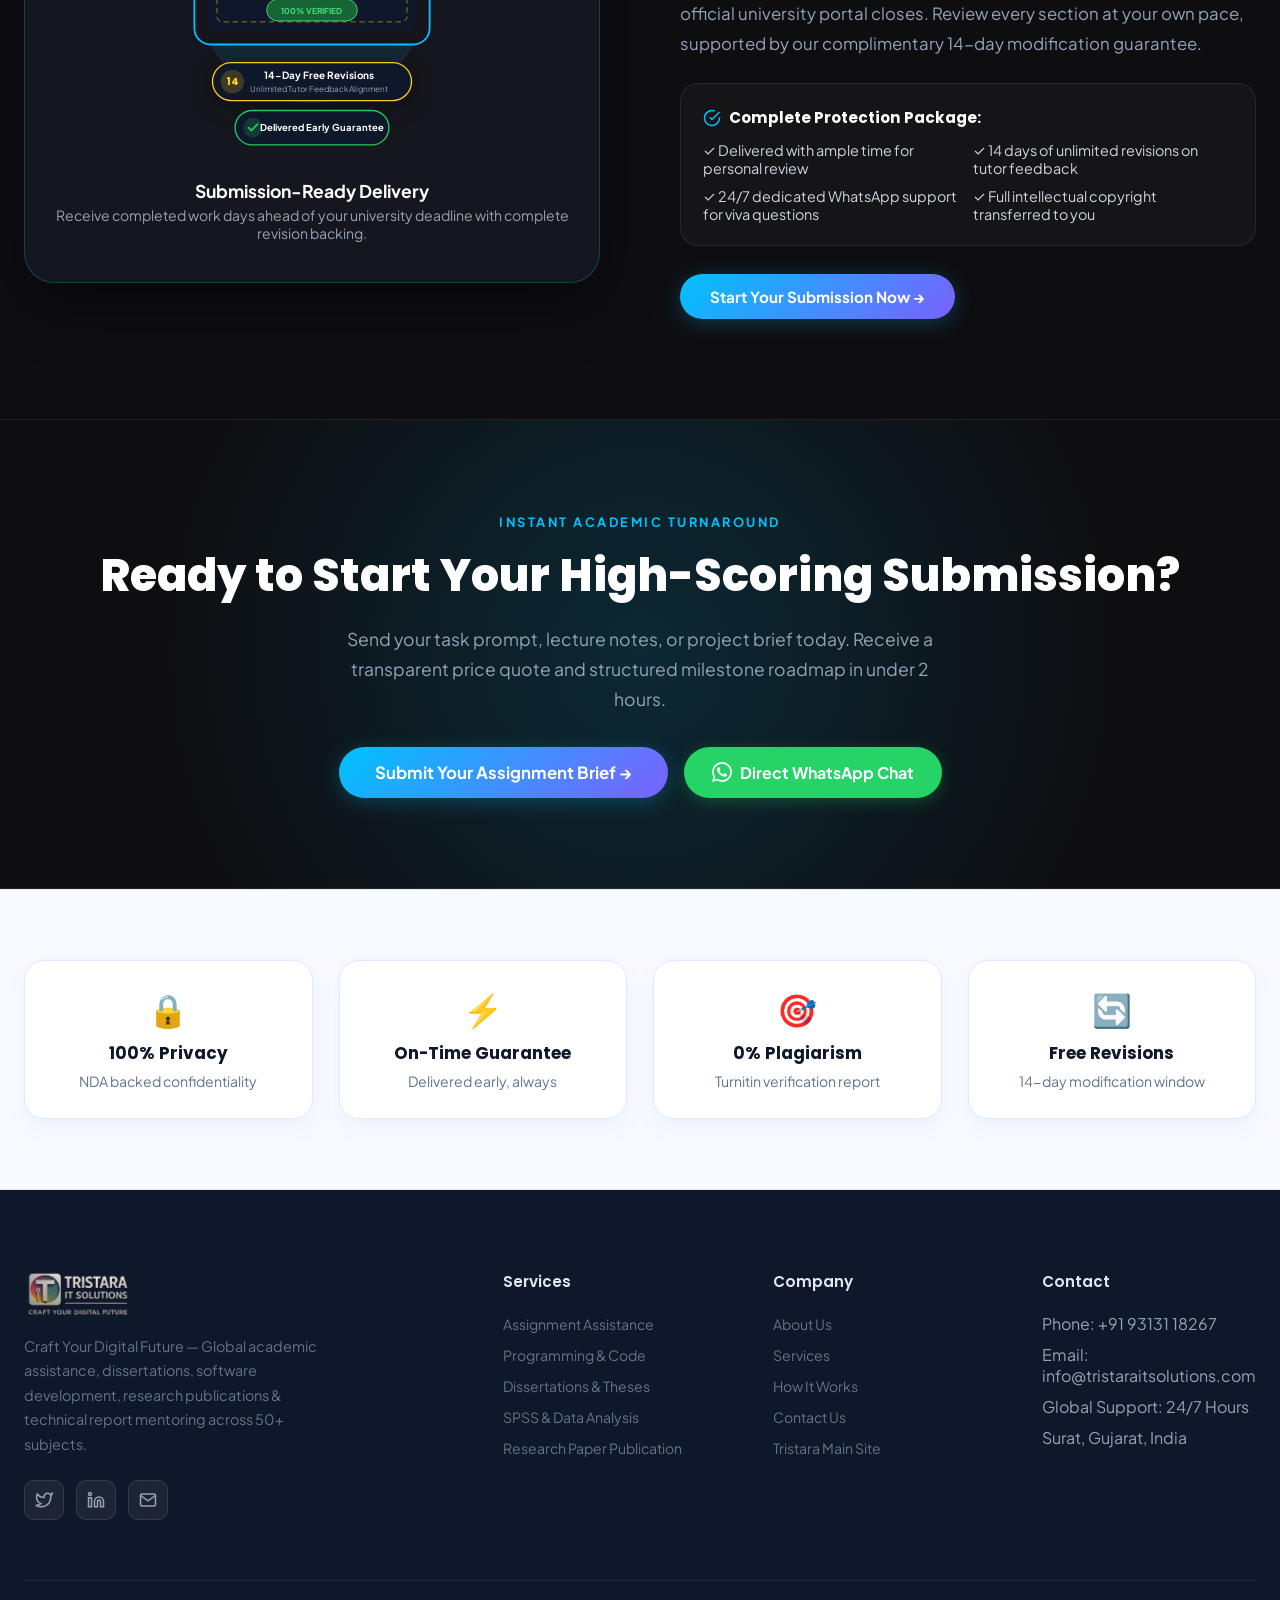
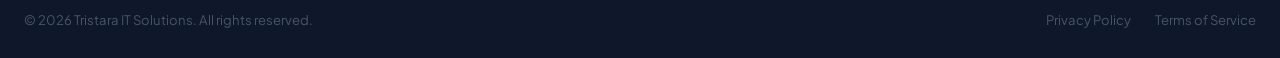
<file: how-it-works.html>
<!DOCTYPE html>
<html lang="en">
<head>
  <meta charset="UTF-8">
  <meta name="viewport" content="width=device-width, initial-scale=1.0">
  <title>How It Works — Tristara IT Solutions | Academic Workflow</title>

  <!-- Google Fonts -->
  <link rel="preconnect" href="https://fonts.googleapis.com">
  <link rel="preconnect" href="https://fonts.gstatic.com" crossorigin>
  <link href="https://fonts.googleapis.com/css2?family=Inter:wght@300;400;500;600;700&family=Plus+Jakarta+Sans:wght@400;500;600;700;800&family=Poppins:wght@300;400;500;600;700;800&display=swap" rel="stylesheet">

  <!-- Stylesheets -->
  <link rel="stylesheet" href="css/style.css">
  <link rel="stylesheet" href="css/animations.css">
  <link rel="stylesheet" href="css/responsive.css">
</head>
<body>

<!-- NAVBAR -->
<nav class="navbar" id="navbar">
  <div class="container">
    <a href="index.html" class="nav-logo">
      <img src="assets/images/tristara-official-logo.png" alt="Tristara IT Solutions" class="nav-logo-img">
    </a>
    <div class="nav-links">
      <a href="index.html">Home</a>
      <a href="about.html">About Us</a>
      <a href="services.html">Services</a>
      <a href="how-it-works.html" class="active">How It Works</a>
      <a href="contact.html">Contact</a>
    </div>

    <div class="nav-btns-group">
      <a href="https://wa.me/919313118267?text=Hi,%20I%20need%20academic%20assignment%20assistance%20from%20Tristara!" target="_blank" class="nav-btn whatsapp-btn">
        <svg width="18" height="18" viewBox="0 0 24 24" fill="currentColor"><path d="M.057 24l1.687-6.163c-1.041-1.804-1.588-3.849-1.587-5.946.003-6.556 5.338-11.891 11.893-11.891 3.181.001 6.167 1.24 8.413 3.488 2.245 2.248 3.481 5.236 3.48 8.414-.003 6.557-5.338 11.892-11.893 11.892-1.99-.001-3.951-.5-5.688-1.448l-6.305 1.654zm6.597-3.807c1.676.995 3.276 1.591 5.392 1.592 5.448 0 9.886-4.434 9.889-9.885.002-5.462-4.415-9.89-9.881-9.892-5.452 0-9.887 4.434-9.889 9.884-.001 2.225.651 3.891 1.746 5.634l-.999 3.648 3.742-.981zm11.387-5.464c-.074-.124-.272-.198-.57-.347-.297-.149-1.758-.868-2.031-.967-.272-.099-.47-.149-.669.149-.198.297-.768.967-.941 1.165-.173.198-.347.223-.644.074-.297-.149-1.255-.462-2.39-1.475-.883-.788-1.48-1.761-1.653-2.059-.173-.297-.018-.458.13-.606.134-.133.297-.347.446-.521.151-.172.2-.296.3-.495.099-.198.05-.372-.025-.521-.075-.148-.669-1.611-.916-2.206-.242-.579-.487-.501-.669-.51l-.57-.01c-.198 0-.52.074-.792.372s-1.04 1.016-1.04 2.479 1.065 2.876 1.213 3.074c.149.198 2.095 3.2 5.076 4.487.709.306 1.263.489 1.694.626.712.226 1.36.194 1.872.118.571-.085 1.758-.719 2.006-1.413.248-.695.248-1.29.173-1.414z"/></svg>
        WhatsApp
      </a>
      <a href="contact.html" class="nav-btn hire-btn">Hire Us →</a>
    </div>

    <button class="mobile-toggle" onclick="toggleMobile()" aria-label="Toggle Navigation">
      <span></span><span></span><span></span>
    </button>
  </div>
</nav>

<!-- Mobile Menu -->
<div class="mobile-menu-overlay" id="mobileOverlay" onclick="toggleMobile()"></div>
<div class="mobile-menu" id="mobileMenu">
  <button class="mobile-close" onclick="toggleMobile()" aria-label="Close Navigation">
    <svg width="24" height="24" fill="none" stroke="#ffffff" stroke-width="2">
      <line x1="18" y1="6" x2="6" y2="18"/>
      <line x1="6" y1="6" x2="18" y2="18"/>
    </svg>
  </button>
  <a href="index.html" onclick="toggleMobile()">Home</a>
  <a href="about.html" onclick="toggleMobile()">About Us</a>
  <a href="services.html" onclick="toggleMobile()">Services</a>
  <a href="how-it-works.html" class="active" onclick="toggleMobile()">How It Works</a>
  <a href="contact.html" onclick="toggleMobile()">Contact</a>
  <div style="margin-top: 24px; display: flex; flex-direction: column; gap: 12px;">
    <a href="https://wa.me/919313118267?text=Hi,%20I%20need%20academic%20assignment%20assistance%20from%20Tristara!" target="_blank" class="nav-btn whatsapp-btn" style="justify-content: center;">
      WhatsApp Quote
    </a>
    <a href="contact.html" class="nav-btn hire-btn" style="justify-content: center;">Hire Us</a>
  </div>
</div>

<!-- PAGE HEADER (DARK THEME) -->
<section style="padding: 160px 0 70px; background: radial-gradient(circle at 50% 10%, rgba(0, 194, 255, 0.15) 0%, transparent 70%), var(--bg-dark); text-align: center; border-bottom: 1px solid var(--border-dark);">
  <div class="container">
    <div class="hero-badge" style="margin-bottom: 18px;">
      <span>●</span> Transparent 4-Stage Execution Architecture
    </div>
    <h1 style="font-size: clamp(2.4rem, 4.5vw, 3.4rem); font-weight: 800; color: #ffffff; margin-bottom: 20px; line-height: 1.2;">
      How Tristara Works: <span class="gradient-text">Your Path to Excellence</span>
    </h1>
    <p class="section-desc" style="margin: 0 auto; max-width: 720px; font-size: 1.15rem; color: #94a3b8; line-height: 1.75;">
      From initial rubric ingestion to peer-reviewed writing, Turnitin similarity verification, and on-time distinction delivery. Complete peace of mind through structured milestones.
    </p>
  </div>
</section>

<!-- PIPELINE VISUAL OVERVIEW STRIP (LIGHT BLUE ACCENT BAR - EXACTLY LIKE HOME TRUST BAR) -->
<section class="trust-bar" style="padding: 40px 0;">
  <div class="container" style="display: grid; grid-template-columns: repeat(4, 1fr); gap: 24px; text-align: center;">
    <div class="trust-stat reveal">
      <div style="font-size: 1.8rem; font-weight: 800; color: #ffffff; font-family: 'Poppins', sans-serif;">Stage 01</div>
      <div style="font-size: 0.9rem; color: rgba(255, 255, 255, 0.85); font-weight: 500;">Rubric Ingestion &amp; Scope</div>
    </div>
    <div class="trust-stat reveal">
      <div style="font-size: 1.8rem; font-weight: 800; color: #ffffff; font-family: 'Poppins', sans-serif;">Stage 02</div>
      <div style="font-size: 0.9rem; color: rgba(255, 255, 255, 0.85); font-weight: 500;">Specialist Pairing &amp; Blueprint</div>
    </div>
    <div class="trust-stat reveal">
      <div style="font-size: 1.8rem; font-weight: 800; color: #ffffff; font-family: 'Poppins', sans-serif;">Stage 03</div>
      <div style="font-size: 0.9rem; color: rgba(255, 255, 255, 0.85); font-weight: 500;">Zero-AI Build &amp; QA Audit</div>
    </div>
    <div class="trust-stat reveal">
      <div style="font-size: 1.8rem; font-weight: 800; color: #ffffff; font-family: 'Poppins', sans-serif;">Stage 04</div>
      <div style="font-size: 0.9rem; color: rgba(255, 255, 255, 0.85); font-weight: 500;">Turnitin Handover &amp; Revisions</div>
    </div>
  </div>
</section>

<!-- ==========================================
     STAGE 01: REQUIREMENT INGESTION (LIGHT THEME)
     ========================================== -->
<section style="padding: 100px 0; background: #ffffff; border-bottom: 1px solid #e2e8f0; position: relative;">
  <div class="container" style="display: grid; grid-template-columns: 1fr 1fr; gap: 80px; align-items: center;">
    <div class="reveal-left">
      <div class="step-number" style="background: linear-gradient(135deg, #2563EB, #1E40AF); color: #fff; width: 48px; height: 48px; display: inline-flex; align-items: center; justify-content: center; border-radius: 14px; font-weight: 800; font-size: 1.2rem; margin-bottom: 20px;">01</div>
      <div class="section-label" style="color: #2563EB; font-size: 0.85rem; font-weight: 700; text-transform: uppercase; letter-spacing: 1px; margin-bottom: 8px;">STAGE 1 &middot; TASK INTAKE &amp; PARSING</div>
      <h2 style="font-size: clamp(2rem, 3.5vw, 2.5rem); font-weight: 800; color: #0f172a; margin-bottom: 18px; line-height: 1.25;">
        Submit Your Requirements &amp; Rubric
      </h2>
      <p style="color: #475569; font-size: 1.05rem; line-height: 1.8; margin-bottom: 24px;">
        Upload your task description, rubric, lecture slides, dataset, or coding brief. Our academic coordinators immediately deconstruct learning objectives, word-count thresholds, and marking schemes.
      </p>
      <div class="service-feature-box" style="background: #f8faff; border: 1.5px solid #dbeafe; border-radius: 18px; padding: 22px; margin-bottom: 28px;">
        <h4 style="font-size: 0.95rem; font-weight: 700; color: #0f172a; margin-bottom: 12px; display: flex; align-items: center; gap: 8px;">
          <svg width="18" height="18" fill="none" stroke="#2563EB" stroke-width="2" viewBox="0 0 24 24"><path d="M22 11.08V12a10 10 0 1 1-5.93-9.14"/><polyline points="22 4 12 14.01 9 11.01"/></svg>
          What Happens in This Step:
        </h4>
        <ul class="service-checklist" style="display: grid; grid-template-columns: 1fr 1fr; gap: 10px; font-size: 0.9rem; color: #334155;">
          <li>✓ All file formats (.docx, .pdf, .zip, .csv)</li>
          <li>✓ Citation &amp; referencing style locked in</li>
          <li>✓ Strict deadline &amp; milestones mapped out</li>
          <li>✓ Transparent quotation in under 2 hours</li>
        </ul>
      </div>
      <a href="contact.html" class="btn-primary" style="padding: 13px 30px;">Upload Assignment Brief →</a>
    </div>

    <!-- Right Side Creative SVG Figure: Student Uploading Brief to Cloud Portal -->
    <div class="reveal-right" style="text-align: center;">
      <div style="background: #f8faff; border: 1.5px solid #dbeafe; border-radius: 30px; padding: 40px 30px; box-shadow: 0 15px 45px rgba(37, 99, 235, 0.08);">
        <svg viewBox="0 0 420 320" fill="none" style="width: 100%; max-width: 380px; height: auto;">
          <circle cx="210" cy="160" r="130" fill="#DBEAFE" opacity="0.45"/>
          
          <!-- Student at Desk -->
          <rect x="90" y="270" width="240" height="10" rx="5" fill="#2563EB" opacity="0.15"/>
          <rect x="110" y="280" width="8" height="35" rx="4" fill="#2563EB" opacity="0.1"/>
          <rect x="302" y="280" width="8" height="35" rx="4" fill="#2563EB" opacity="0.1"/>
          
          <!-- Laptop -->
          <rect x="155" y="225" width="110" height="70" rx="6" fill="#1E40AF"/>
          <rect x="162" y="232" width="96" height="52" rx="4" fill="#DBEAFE"/>
          <!-- Upload Cloud on Screen -->
          <path d="M210 248l-10 12h6v12h8v-12h6l-10-12z" fill="#2563EB"/>
          <path d="M145 295h130a4 4 0 0 1-4 6H149a4 4 0 0 1-4-6z" fill="#1E40AF" opacity="0.8"/>
          
          <!-- Student Figure -->
          <circle cx="210" cy="170" r="26" fill="#ffd5c2"/>
          <path d="M185 160c0-16 11-26 25-26s25 10 25 26" fill="#1a1a2e"/>
          <circle cx="202" cy="170" r="2.5" fill="#1a1a2e"/>
          <circle cx="218" cy="170" r="2.5" fill="#1a1a2e"/>
          <path d="M205 180c3 3 8 3 10 0" stroke="#1a1a2e" stroke-width="1.5" stroke-linecap="round"/>
          <path d="M210 196c-8 0-16 5-18 10l-10 26h56l-10-26c-2-5-10-10-18-10z" fill="#2563EB"/>
          
          <!-- Floating Uploading Documents with Checkmarks -->
          <g transform="translate(290, 80)">
            <rect x="0" y="0" width="80" height="95" rx="10" fill="#ffffff" stroke="#2563EB" stroke-width="2"/>
            <rect x="12" y="18" width="55" height="5" rx="2.5" fill="#2563EB" opacity="0.6"/>
            <rect x="12" y="30" width="45" height="4" rx="2" fill="#94a3b8"/>
            <rect x="12" y="40" width="50" height="4" rx="2" fill="#94a3b8"/>
            <rect x="12" y="50" width="35" height="4" rx="2" fill="#94a3b8"/>
            <circle cx="40" cy="74" r="12" fill="#22c55e" opacity="0.15"/>
            <path d="M35 74l3 3 7-7" stroke="#22c55e" stroke-width="2" stroke-linecap="round"/>
          </g>
          
          <!-- Floating Status Badge (Properly spaced with zero text/dot collision) -->
          <g transform="translate(34, 95)">
            <rect x="0" y="0" width="134" height="36" rx="18" fill="#0f172a" stroke="#38bdf8" stroke-width="1.5"/>
            <circle cx="18" cy="18" r="5" fill="#22c55e"/>
            <text x="32" y="22" font-family="'Plus Jakarta Sans', sans-serif" font-size="9.5" font-weight="800" fill="#ffffff" letter-spacing="0.3px">RUBRIC PARSED</text>
          </g>
        </svg>
        <div style="font-weight: 700; color: #0f172a; font-size: 1.1rem; margin-top: 14px;">Instant Rubric Verification</div>
        <p style="color: #64748b; font-size: 0.88rem; margin: 4px 0 0;">Automatic word-count, reference style, and grading criteria validation.</p>
      </div>
    </div>
  </div>
</section>

<!-- ==========================================
     STAGE 02: SPECIALIST PAIRING & BLUEPRINT (DARK THEME)
     ========================================== -->
<section style="padding: 100px 0; background: var(--bg-dark2); border-bottom: 1px solid var(--border-dark); position: relative;">
  <div class="container" style="display: grid; grid-template-columns: 1fr 1fr; gap: 80px; align-items: center;">
    
    <!-- Left Side Creative SVG Figure: Ph.D. Mentor Drafting Architecture Blueprint -->
    <div class="reveal-left" style="text-align: center;">
      <div style="background: rgba(26, 26, 36, 0.7); border: 1.5px solid rgba(0, 194, 255, 0.25); border-radius: 30px; padding: 40px 30px; box-shadow: 0 20px 60px rgba(0, 0, 0, 0.45);">
        <svg viewBox="0 0 420 340" fill="none" style="width: 100%; max-width: 380px; height: auto;">
          <!-- Glowing Radial Backdrop -->
          <circle cx="210" cy="150" r="130" fill="#7B61FF" opacity="0.12"/>
          
          <!-- Blueprint Drafting Desk / Tablet -->
          <rect x="70" y="30" width="280" height="175" rx="16" fill="#14141a" stroke="#38bdf8" stroke-width="2"/>
          <rect x="85" y="45" width="250" height="145" rx="10" fill="#0f172a"/>
          
          <!-- Blueprint Grid Lines -->
          <line x1="85" y1="80" x2="335" y2="80" stroke="#1e293b" stroke-width="1.5" stroke-dasharray="4 4"/>
          <line x1="85" y1="120" x2="335" y2="120" stroke="#1e293b" stroke-width="1.5" stroke-dasharray="4 4"/>
          <line x1="85" y1="160" x2="335" y2="160" stroke="#1e293b" stroke-width="1.5" stroke-dasharray="4 4"/>
          <line x1="150" y1="45" x2="150" y2="190" stroke="#1e293b" stroke-width="1.5" stroke-dasharray="4 4"/>
          <line x1="230" y1="45" x2="230" y2="190" stroke="#1e293b" stroke-width="1.5" stroke-dasharray="4 4"/>
          
          <!-- Flowchart / Outline Nodes on Blueprint -->
          <rect x="100" y="60" width="45" height="24" rx="6" fill="#2563EB" opacity="0.8"/>
          <text x="122" y="76" font-family="'Plus Jakarta Sans', sans-serif" font-size="9" font-weight="700" fill="#ffffff" text-anchor="middle">CH. 1</text>
          
          <path d="M145 72h25" stroke="#38bdf8" stroke-width="2" stroke-linecap="round"/>
          
          <rect x="170" y="60" width="55" height="24" rx="6" fill="#7B61FF" opacity="0.8"/>
          <text x="197" y="76" font-family="'Plus Jakarta Sans', sans-serif" font-size="9" font-weight="700" fill="#ffffff" text-anchor="middle">LIT. REV</text>
          
          <path d="M225 72h25" stroke="#38bdf8" stroke-width="2" stroke-linecap="round"/>
          
          <rect x="250" y="60" width="52" height="24" rx="6" fill="#22c55e" opacity="0.8"/>
          <text x="276" y="76" font-family="'Plus Jakarta Sans', sans-serif" font-size="9" font-weight="700" fill="#ffffff" text-anchor="middle">MODEL</text>
          
          <!-- Downward connecting branch -->
          <path d="M197 84v22h33" stroke="#38bdf8" stroke-width="2" stroke-linecap="round"/>
          <rect x="230" y="95" width="85" height="24" rx="6" fill="#0284c7"/>
          <text x="272" y="111" font-family="'Plus Jakarta Sans', sans-serif" font-size="8.5" font-weight="700" fill="#ffffff" text-anchor="middle">EMPIRICAL QA</text>
          
          <!-- Magnifying Glass Inspecting Methodology -->
          <g transform="translate(120, 100)">
            <circle cx="28" cy="28" r="24" fill="rgba(0, 194, 255, 0.15)" stroke="#00C2FF" stroke-width="2.5"/>
            <line x1="45" y1="45" x2="68" y2="68" stroke="#00C2FF" stroke-width="4" stroke-linecap="round"/>
            <path d="M18 28l6 6 12-12" stroke="#22c55e" stroke-width="2" stroke-linecap="round"/>
          </g>
          
          <!-- Floating Status Badge 1: Ph.D. Lead Paired (Centered & Roomy) -->
          <g transform="translate(100, 225)">
            <rect x="0" y="0" width="220" height="42" rx="21" fill="#0f172a" stroke="#7B61FF" stroke-width="1.5" filter="drop-shadow(0 4px 12px rgba(0,0,0,0.4))"/>
            <circle cx="22" cy="21" r="13" fill="#7B61FF"/>
            <text x="22" y="25" font-family="'Poppins', sans-serif" font-size="10" font-weight="700" fill="#ffffff" text-anchor="middle">DR</text>
            <text x="118" y="18" font-family="'Plus Jakarta Sans', sans-serif" font-size="11" font-weight="700" fill="#ffffff" text-anchor="middle">Ph.D. Lead Paired</text>
            <text x="118" y="32" font-family="'Plus Jakarta Sans', sans-serif" font-size="9" fill="#94a3b8" text-anchor="middle">Imperial / Oxbridge Faculty</text>
          </g>
          
          <!-- Floating Status Badge 2: Outline Approved (Centered Below) -->
          <g transform="translate(130, 280)">
            <rect x="0" y="0" width="160" height="36" rx="18" fill="#14532d" stroke="#22c55e" stroke-width="1.5"/>
            <circle cx="20" cy="18" r="5" fill="#22c55e"/>
            <text x="88" y="22" font-family="'Plus Jakarta Sans', sans-serif" font-size="10.5" font-weight="700" fill="#ffffff" text-anchor="middle">OUTLINE READY</text>
          </g>
        </svg>
        <div style="font-weight: 700; color: #ffffff; font-size: 1.1rem; margin-top: 14px;">Collaborative Outline Architecture</div>
        <p style="color: #94a3b8; font-size: 0.88rem; margin: 4px 0 0;">Review chapter headings, research questions, and tech stack prior to full draft execution.</p>
      </div>
    </div>

    <!-- Right Side Content -->
    <div class="reveal-right">
      <div class="step-number" style="background: linear-gradient(135deg, #7B61FF, #00C2FF); color: #fff; width: 48px; height: 48px; display: inline-flex; align-items: center; justify-content: center; border-radius: 14px; font-weight: 800; font-size: 1.2rem; margin-bottom: 20px;">02</div>
      <div class="section-label" style="color: #00C2FF; font-size: 0.85rem; font-weight: 700; text-transform: uppercase; letter-spacing: 1px; margin-bottom: 8px;">STAGE 2 &middot; SCHOLAR MATCHING &amp; BLUEPRINT</div>
      <h2 style="font-size: clamp(2rem, 3.5vw, 2.5rem); font-weight: 800; color: #ffffff; margin-bottom: 18px; line-height: 1.25;">
        Faculty Pairing &amp; Research Blueprint
      </h2>
      <p style="color: #94a3b8; font-size: 1.05rem; line-height: 1.8; margin-bottom: 24px;">
        We never pass assignments to automated bots or unqualified generalists. Your task is assigned directly to an active enterprise engineer or subject-specific scholar who produces an initial methodology blueprint for your review.
      </p>
      <div class="service-feature-box" style="background: rgba(255, 255, 255, 0.03); border: 1px solid rgba(255, 255, 255, 0.08); border-radius: 18px; padding: 22px; margin-bottom: 28px;">
        <h4 style="font-size: 0.95rem; font-weight: 700; color: #ffffff; margin-bottom: 12px; display: flex; align-items: center; gap: 8px;">
          <svg width="18" height="18" fill="none" stroke="var(--primary)" stroke-width="2" viewBox="0 0 24 24"><path d="M22 11.08V12a10 10 0 1 1-5.93-9.14"/><polyline points="22 4 12 14.01 9 11.01"/></svg>
          Why This Guarantees Distinction Grades:
        </h4>
        <ul class="service-checklist" style="display: grid; grid-template-columns: 1fr 1fr; gap: 10px; font-size: 0.9rem; color: #cbd5e1;">
          <li>✓ Matched strictly by discipline &amp; university level</li>
          <li>✓ Early table of contents / thesis outline approved</li>
          <li>✓ Direct milestone updates on WhatsApp &amp; portal</li>
          <li>✓ Verified academic bibliography (Scopus/IEEE)</li>
        </ul>
      </div>
      <a href="services.html" class="btn-secondary" style="border-color: rgba(255,255,255,0.2); color: #fff; padding: 13px 30px;">Meet Our Academic Specialists →</a>
    </div>

  </div>
</section>

<!-- ==========================================
     STAGE 03: ZERO-AI BUILD & QA AUDIT (LIGHT THEME)
     ========================================== -->
<section style="padding: 100px 0; background: #ffffff; border-bottom: 1px solid #e2e8f0; position: relative;">
  <div class="container" style="display: grid; grid-template-columns: 1fr 1fr; gap: 80px; align-items: center;">
    
    <!-- Left Side Content -->
    <div class="reveal-left">
      <div class="step-number" style="background: linear-gradient(135deg, #2563EB, #1E40AF); color: #fff; width: 48px; height: 48px; display: inline-flex; align-items: center; justify-content: center; border-radius: 14px; font-weight: 800; font-size: 1.2rem; margin-bottom: 20px;">03</div>
      <div class="section-label" style="color: #2563EB; font-size: 0.85rem; font-weight: 700; text-transform: uppercase; letter-spacing: 1px; margin-bottom: 8px;">STAGE 3 &middot; DEVELOPMENT &amp; RIGOROUS QA</div>
      <h2 style="font-size: clamp(2rem, 3.5vw, 2.5rem); font-weight: 800; color: #0f172a; margin-bottom: 18px; line-height: 1.25;">
        Original Writing &amp; 3-Tier Quality Audit
      </h2>
      <p style="color: #475569; font-size: 1.05rem; line-height: 1.8; margin-bottom: 24px;">
        The core deliverable is authored from scratch. We enforce an uncompromising Zero-AI Hallucination policy: all factual claims are backed by peer-reviewed DOI literature, and all technical source code passes automated compilation and unit testing.
      </p>
      <div class="service-feature-box" style="background: #f8faff; border: 1.5px solid #dbeafe; border-radius: 18px; padding: 22px; margin-bottom: 28px;">
        <h4 style="font-size: 0.95rem; font-weight: 700; color: #0f172a; margin-bottom: 12px; display: flex; align-items: center; gap: 8px;">
          <svg width="18" height="18" fill="none" stroke="#2563EB" stroke-width="2" viewBox="0 0 24 24"><path d="M22 11.08V12a10 10 0 1 1-5.93-9.14"/><polyline points="22 4 12 14.01 9 11.01"/></svg>
          Multi-Layered Verification Protocol:
        </h4>
        <ul class="service-checklist" style="display: grid; grid-template-columns: 1fr 1fr; gap: 10px; font-size: 0.9rem; color: #334155;">
          <li>✓ 100% human-written empirical research</li>
          <li>✓ Turnitin originality index &lt; 5%</li>
          <li>✓ 32/32 Unit tests passed with execution logs</li>
          <li>✓ Rigorous APA, Harvard, or IEEE citation audit</li>
        </ul>
      </div>
      <a href="contact.html" class="btn-primary" style="padding: 13px 30px;">Request Quality Audit Details →</a>
    </div>

    <!-- Right Side Creative SVG Figure: Dual-Screen QA Testing Workstation -->
    <div class="reveal-right" style="text-align: center;">
      <div style="background: #f8faff; border: 1.5px solid #dbeafe; border-radius: 30px; padding: 40px 30px; box-shadow: 0 15px 45px rgba(37, 99, 235, 0.08);">
        <svg viewBox="0 0 420 320" fill="none" style="width: 100%; max-width: 380px; height: auto;">
          <!-- Soft Background Halo -->
          <circle cx="210" cy="160" r="130" fill="#DBEAFE" opacity="0.45"/>
          
          <!-- QA Workstation Desk -->
          <rect x="70" y="270" width="280" height="10" rx="5" fill="#2563EB" opacity="0.15"/>
          
          <!-- Dual Screen Setup: Screen 1 (Code & Tests) -->
          <rect x="50" y="100" width="150" height="110" rx="10" fill="#0f172a" stroke="#334155" stroke-width="2"/>
          <rect x="58" y="108" width="134" height="78" rx="6" fill="#1e293b"/>
          <rect x="110" y="210" width="30" height="25" fill="#334155"/>
          <rect x="95" y="235" width="60" height="6" rx="3" fill="#64748b"/>
          
          <!-- Terminal Code Lines -->
          <rect x="66" y="118" width="45" height="5" rx="2.5" fill="#38bdf8"/>
          <rect x="66" y="128" width="85" height="4" rx="2" fill="#94a3b8"/>
          <rect x="66" y="137" width="70" height="4" rx="2" fill="#94a3b8"/>
          <rect x="66" y="146" width="95" height="4" rx="2" fill="#94a3b8"/>
          <rect x="66" y="156" width="55" height="4" rx="2" fill="#22c55e"/>
          
          <!-- Screen 2 (Turnitin Plagiarism Scanner) -->
          <rect x="220" y="90" width="150" height="120" rx="10" fill="#ffffff" stroke="#2563EB" stroke-width="2"/>
          <rect x="228" y="98" width="134" height="88" rx="6" fill="#f8faff"/>
          <rect x="280" y="210" width="30" height="25" fill="#2563EB" opacity="0.2"/>
          <rect x="265" y="235" width="60" height="6" rx="3" fill="#2563EB" opacity="0.3"/>
          
          <!-- Document in Screen 2 -->
          <rect x="240" y="110" width="70" height="6" rx="3" fill="#2563EB"/>
          <rect x="240" y="122" width="110" height="4" rx="2" fill="#cbd5e1"/>
          <rect x="240" y="130" width="100" height="4" rx="2" fill="#cbd5e1"/>
          <rect x="240" y="138" width="85" height="4" rx="2" fill="#cbd5e1"/>
          
          <!-- Plagiarism 0% Shield Stamp in Screen 2 (Properly centered & sized with no text overflow) -->
          <g transform="translate(242, 148)">
            <rect x="0" y="0" width="106" height="30" rx="15" fill="#dcfce7" stroke="#22c55e" stroke-width="1.5"/>
            <circle cx="15" cy="15" r="5" fill="#22c55e"/>
            <text x="60" y="19" font-family="'Plus Jakarta Sans', sans-serif" font-size="9" font-weight="800" fill="#15803d" text-anchor="middle">0% PLAGIARISM</text>
          </g>
          
          <!-- Floating Live Test Badge -->
          <g transform="translate(62, 235)">
            <rect x="0" y="0" width="134" height="36" rx="18" fill="#0f172a" stroke="#22c55e" stroke-width="1.5"/>
            <path d="M16 18l4 4 8-8" stroke="#22c55e" stroke-width="2" stroke-linecap="round"/>
            <text x="77" y="22" font-family="'Plus Jakarta Sans', sans-serif" font-size="10" font-weight="700" fill="#ffffff" text-anchor="middle">32/32 TESTS PASS</text>
          </g>
        </svg>
        <div style="font-weight: 700; color: #0f172a; font-size: 1.1rem; margin-top: 14px;">Enterprise Quality Gateways</div>
        <p style="color: #64748b; font-size: 0.88rem; margin: 4px 0 0;">Zero AI hallucinations, authentic academic literature, and 100% bug-free source code.</p>
      </div>
    </div>

  </div>
</section>

<!-- ==========================================
     STAGE 04: ON-TIME HANDOVER & REVISIONS (DARK THEME)
     ========================================== -->
<section style="padding: 100px 0; background: var(--bg-dark); border-bottom: 1px solid var(--border-dark); position: relative;">
  <div class="container" style="display: grid; grid-template-columns: 1fr 1fr; gap: 80px; align-items: center;">
    
    <!-- Left Side Creative SVG Figure: Graduation Cap, Submission Package & 14-Day Free Revisions -->
    <div class="reveal-left" style="text-align: center;">
      <div style="background: rgba(26, 26, 36, 0.7); border: 1.5px solid rgba(0, 194, 255, 0.25); border-radius: 30px; padding: 40px 30px; box-shadow: 0 20px 60px rgba(0, 0, 0, 0.45);">
        <svg viewBox="0 0 420 335" fill="none" style="width: 100%; max-width: 380px; height: auto;">
          <!-- Glowing Radial Backdrop -->
          <circle cx="210" cy="140" r="130" fill="#00C2FF" opacity="0.1"/>
          
          <!-- Submission Certificate / Degree Folder -->
          <rect x="80" y="30" width="260" height="175" rx="18" fill="#14141a" stroke="#00C2FF" stroke-width="2"/>
          <rect x="95" y="45" width="230" height="145" rx="10" fill="#0f172a"/>
          
          <!-- Golden Border Ribbon inside Certificate -->
          <rect x="105" y="55" width="210" height="125" rx="6" fill="none" stroke="#facc15" stroke-width="1" stroke-dasharray="6 4" opacity="0.6"/>
          
          <!-- Graduation Cap Icon -->
          <polygon points="210,75 160,92 210,108 260,92" fill="#38bdf8"/>
          <polygon points="210,80 172,92 210,104 248,92" fill="#0284c7"/>
          <circle cx="210" cy="68" r="4" fill="#facc15"/>
          <path d="M260 92 C 265 102, 268 110, 265 118" stroke="#facc15" stroke-width="2" stroke-linecap="round"/>
          <circle cx="265" cy="120" r="3" fill="#facc15"/>
          
          <!-- Header and Text Lines -->
          <text x="210" y="132" font-family="'Poppins', sans-serif" font-size="12" font-weight="700" fill="#ffffff" text-anchor="middle">SUBMISSION-READY PACKAGE</text>
          <text x="210" y="146" font-family="'Plus Jakarta Sans', sans-serif" font-size="8.5" fill="#94a3b8" text-anchor="middle">Full Source Code &middot; Turnitin PDF &middot; Viva Defense Guide</text>
          
          <!-- Official Distinction Stamp -->
          <g transform="translate(160, 155)">
            <rect x="0" y="0" width="100" height="24" rx="12" fill="#166534" stroke="#4ade80" stroke-width="1"/>
            <text x="50" y="16" font-family="'Plus Jakarta Sans', sans-serif" font-size="9" font-weight="700" fill="#4ade80" text-anchor="middle">100% VERIFIED</text>
          </g>
          
          <!-- Floating Status Badge 1: 14-Day Free Revisions (Centered & Roomy) -->
          <g transform="translate(100, 225)">
            <rect x="0" y="0" width="220" height="42" rx="21" fill="#0f172a" stroke="#facc15" stroke-width="1.5" filter="drop-shadow(0 4px 12px rgba(0,0,0,0.4))"/>
            <circle cx="22" cy="21" r="13" fill="rgba(250, 204, 21, 0.2)"/>
            <text x="22" y="25" font-family="'Poppins', sans-serif" font-size="11" font-weight="800" fill="#facc15" text-anchor="middle">14</text>
            <text x="118" y="18" font-family="'Plus Jakarta Sans', sans-serif" font-size="11" font-weight="700" fill="#ffffff" text-anchor="middle">14-Day Free Revisions</text>
            <text x="118" y="32" font-family="'Plus Jakarta Sans', sans-serif" font-size="9" fill="#94a3b8" text-anchor="middle">Unlimited Tutor Feedback Alignment</text>
          </g>
          
          <!-- Floating Status Badge 2: On-Time Delivery Guaranteed (Centered Below) -->
          <g transform="translate(125, 278)">
            <rect x="0" y="0" width="170" height="38" rx="19" fill="#0f172a" stroke="#22c55e" stroke-width="1.5"/>
            <circle cx="20" cy="19" r="11" fill="rgba(34, 197, 94, 0.2)"/>
            <path d="M15 19l3 3 7-7" stroke="#22c55e" stroke-width="2" stroke-linecap="round"/>
            <text x="96" y="23" font-family="'Plus Jakarta Sans', sans-serif" font-size="10.5" font-weight="700" fill="#ffffff" text-anchor="middle">Delivered Early Guarantee</text>
          </g>
        </svg>
        <div style="font-weight: 700; color: #ffffff; font-size: 1.1rem; margin-top: 14px;">Submission-Ready Delivery</div>
        <p style="color: #94a3b8; font-size: 0.88rem; margin: 4px 0 0;">Receive completed work days ahead of your university deadline with complete revision backing.</p>
      </div>
    </div>

    <!-- Right Side Content -->
    <div class="reveal-right">
      <div class="step-number" style="background: linear-gradient(135deg, #00C2FF, #7B61FF); color: #fff; width: 48px; height: 48px; display: inline-flex; align-items: center; justify-content: center; border-radius: 14px; font-weight: 800; font-size: 1.2rem; margin-bottom: 20px;">04</div>
      <div class="section-label" style="color: #00C2FF; font-size: 0.85rem; font-weight: 700; text-transform: uppercase; letter-spacing: 1px; margin-bottom: 8px;">STAGE 4 &middot; FULFILLMENT &amp; TUTOR ALIGNMENT</div>
      <h2 style="font-size: clamp(2rem, 3.5vw, 2.5rem); font-weight: 800; color: #ffffff; margin-bottom: 18px; line-height: 1.25;">
        Early Handover &amp; 14-Day Free Revisions
      </h2>
      <p style="color: #94a3b8; font-size: 1.05rem; line-height: 1.8; margin-bottom: 24px;">
        Receive your complete submission bundle hours or days before your official university portal closes. Review every section at your own pace, supported by our complimentary 14-day modification guarantee.
      </p>
      <div class="service-feature-box" style="background: rgba(255, 255, 255, 0.03); border: 1px solid rgba(255, 255, 255, 0.08); border-radius: 18px; padding: 22px; margin-bottom: 28px;">
        <h4 style="font-size: 0.95rem; font-weight: 700; color: #ffffff; margin-bottom: 12px; display: flex; align-items: center; gap: 8px;">
          <svg width="18" height="18" fill="none" stroke="var(--primary)" stroke-width="2" viewBox="0 0 24 24"><path d="M22 11.08V12a10 10 0 1 1-5.93-9.14"/><polyline points="22 4 12 14.01 9 11.01"/></svg>
          Complete Protection Package:
        </h4>
        <ul class="service-checklist" style="display: grid; grid-template-columns: 1fr 1fr; gap: 10px; font-size: 0.9rem; color: #cbd5e1;">
          <li>✓ Delivered with ample time for personal review</li>
          <li>✓ 14 days of unlimited revisions on tutor feedback</li>
          <li>✓ 24/7 dedicated WhatsApp support for viva questions</li>
          <li>✓ Full intellectual copyright transferred to you</li>
        </ul>
      </div>
      <a href="contact.html" class="btn-primary" style="padding: 13px 30px;">Start Your Submission Now →</a>
    </div>

  </div>
</section>

<!-- ==========================================
     BOTTOM CALL TO ACTION (DARK THEME WITH GLOW)
     ========================================== -->
<section style="padding: 90px 0; background: radial-gradient(circle at 50% 50%, rgba(0, 194, 255, 0.15) 0%, transparent 70%), var(--bg-dark); border-bottom: 1px solid var(--border-dark); text-align: center;">
  <div class="container reveal">
    <div class="section-label" style="color: var(--primary);">Instant Academic Turnaround</div>
    <h2 style="font-size: clamp(2.2rem, 4vw, 2.8rem); font-weight: 800; color: #ffffff; margin-bottom: 16px;">
      Ready to Start Your High-Scoring Submission?
    </h2>
    <p style="font-size: 1.1rem; color: #94a3b8; max-width: 620px; margin: 0 auto 32px; line-height: 1.7;">
      Send your task prompt, lecture notes, or project brief today. Receive a transparent price quote and structured milestone roadmap in under 2 hours.
    </p>
    <div style="display: flex; gap: 16px; justify-content: center; flex-wrap: wrap;">
      <a href="contact.html" class="btn-primary" style="padding: 15px 36px; font-size: 1.05rem; font-weight: 700;">Submit Your Assignment Brief →</a>
      <a href="https://wa.me/919313118267?text=Hi,%20I%20would%20like%20to%20get%20a%20quote%20for%20my%20assignment." target="_blank" class="nav-btn whatsapp-btn" style="padding: 14px 28px; font-size: 1rem;">
        <svg width="20" height="20" viewBox="0 0 24 24" fill="currentColor"><path d="M.057 24l1.687-6.163c-1.041-1.804-1.588-3.849-1.587-5.946.003-6.556 5.338-11.891 11.893-11.891 3.181.001 6.167 1.24 8.413 3.488 2.245 2.248 3.481 5.236 3.48 8.414-.003 6.557-5.338 11.892-11.893 11.892-1.99-.001-3.951-.5-5.688-1.448l-6.305 1.654zm6.597-3.807c1.676.995 3.276 1.591 5.392 1.592 5.448 0 9.886-4.434 9.889-9.885.002-5.462-4.415-9.89-9.881-9.892-5.452 0-9.887 4.434-9.889 9.884-.001 2.225.651 3.891 1.746 5.634l-.999 3.648 3.742-.981zm11.387-5.464c-.074-.124-.272-.198-.57-.347-.297-.149-1.758-.868-2.031-.967-.272-.099-.47-.149-.669.149-.198.297-.768.967-.941 1.165-.173.198-.347.223-.644.074-.297-.149-1.255-.462-2.39-1.475-.883-.788-1.48-1.761-1.653-2.059-.173-.297-.018-.458.13-.606.134-.133.297-.347.446-.521.151-.172.2-.296.3-.495.099-.198.05-.372-.025-.521-.075-.148-.669-1.611-.916-2.206-.242-.579-.487-.501-.669-.51l-.57-.01c-.198 0-.52.074-.792.372s-1.04 1.016-1.04 2.479 1.065 2.876 1.213 3.074c.149.198 2.095 3.2 5.076 4.487.709.306 1.263.489 1.694.626.712.226 1.36.194 1.872.118.571-.085 1.758-.719 2.006-1.413.248-.695.248-1.29.173-1.414z"/></svg>
        Direct WhatsApp Chat
      </a>
    </div>
  </div>
</section>

<!-- STUDENT GUARANTEES BAR (LIGHT THEME) -->
<section style="padding: 70px 0; background: #f8faff; border-top: 1px solid #e2e8f0; border-bottom: 1px solid #e2e8f0;">
  <div class="container" style="display: grid; grid-template-columns: repeat(4, 1fr); gap: 26px; text-align: center;">
    <div style="background: #ffffff; border: 1.5px solid #dbeafe; border-radius: 20px; padding: 28px 20px; box-shadow: 0 10px 25px rgba(37,99,235,0.05);" class="reveal">
      <div style="font-size: 2rem; margin-bottom: 10px;">🔒</div>
      <h4 style="font-size: 1.05rem; font-weight: 700; color: #0f172a; margin-bottom: 6px;">100% Privacy</h4>
      <p style="font-size: 0.88rem; color: #64748b; margin: 0;">NDA backed confidentiality</p>
    </div>
    <div style="background: #ffffff; border: 1.5px solid #dbeafe; border-radius: 20px; padding: 28px 20px; box-shadow: 0 10px 25px rgba(37,99,235,0.05);" class="reveal">
      <div style="font-size: 2rem; margin-bottom: 10px;">⚡</div>
      <h4 style="font-size: 1.05rem; font-weight: 700; color: #0f172a; margin-bottom: 6px;">On-Time Guarantee</h4>
      <p style="font-size: 0.88rem; color: #64748b; margin: 0;">Delivered early, always</p>
    </div>
    <div style="background: #ffffff; border: 1.5px solid #dbeafe; border-radius: 20px; padding: 28px 20px; box-shadow: 0 10px 25px rgba(37,99,235,0.05);" class="reveal">
      <div style="font-size: 2rem; margin-bottom: 10px;">🎯</div>
      <h4 style="font-size: 1.05rem; font-weight: 700; color: #0f172a; margin-bottom: 6px;">0% Plagiarism</h4>
      <p style="font-size: 0.88rem; color: #64748b; margin: 0;">Turnitin verification report</p>
    </div>
    <div style="background: #ffffff; border: 1.5px solid #dbeafe; border-radius: 20px; padding: 28px 20px; box-shadow: 0 10px 25px rgba(37,99,235,0.05);" class="reveal">
      <div style="font-size: 2rem; margin-bottom: 10px;">🔄</div>
      <h4 style="font-size: 1.05rem; font-weight: 700; color: #0f172a; margin-bottom: 6px;">Free Revisions</h4>
      <p style="font-size: 0.88rem; color: #64748b; margin: 0;">14-day modification window</p>
    </div>
  </div>
</section>

<!-- FOOTER -->
<footer class="footer">
  <div class="container">
    <div class="footer-grid">
      <div class="footer-brand">
        <div class="nav-logo">
          <img src="assets/images/tristara-official-logo.png" alt="Tristara IT Solutions" class="nav-logo-img">
        </div>
        <p>Craft Your Digital Future — Global academic assistance, dissertations, software development, research publications & technical report mentoring across 50+ subjects.</p>
        <div class="social-links">
          <a href="#" class="social-link" aria-label="Twitter"><svg viewBox="0 0 24 24" fill="none" stroke="currentColor" stroke-width="2"><path d="M23 3a10.9 10.9 0 0 1-3.14 1.53 4.48 4.48 0 0 0-7.86 3v1A10.66 10.66 0 0 1 3 4s-4 9 5 13a11.64 11.64 0 0 1-7 2c9 5 20 0 20-11.5a4.5 4.5 0 0 0-.08-.83A7.72 7.72 0 0 0 23 3z"/></svg></a>
          <a href="#" class="social-link" aria-label="LinkedIn"><svg viewBox="0 0 24 24" fill="none" stroke="currentColor" stroke-width="2"><path d="M16 8a6 6 0 0 1 6 6v7h-4v-7a2 2 0 0 0-2-2 2 2 0 0 0-2 2v7h-4v-7a6 6 0 0 1 6-6z"/><rect x="2" y="9" width="4" height="12"/><circle cx="4" cy="4" r="2"/></svg></a>
          <a href="#" class="social-link" aria-label="Email"><svg viewBox="0 0 24 24" fill="none" stroke="currentColor" stroke-width="2"><path d="M4 4h16c1.1 0 2 .9 2 2v12c0 1.1-.9 2-2 2H4c-1.1 0-2-.9-2-2V6c0-1.1.9-2 2-2z"/><polyline points="22,6 12,13 2,6"/></svg></a>
        </div>
      </div>
      <div class="footer-col">
        <h4>Services</h4>
        <ul>
          <li><a href="services.html">Assignment Assistance</a></li>
          <li><a href="services.html">Programming &amp; Code</a></li>
          <li><a href="services.html">Dissertations &amp; Theses</a></li>
          <li><a href="services.html">SPSS &amp; Data Analysis</a></li>
          <li><a href="services.html">Research Paper Publication</a></li>
        </ul>
      </div>
      <div class="footer-col">
        <h4>Company</h4>
        <ul>
          <li><a href="about.html">About Us</a></li>
          <li><a href="services.html">Services</a></li>
          <li><a href="how-it-works.html">How It Works</a></li>
          <li><a href="contact.html">Contact Us</a></li>
          <li><a href="https://tristaraitsolutions.com" target="_blank">Tristara Main Site</a></li>
        </ul>
      </div>
      <div class="footer-col">
        <h4>Contact</h4>
        <ul>
          <li>Phone: +91 93131 18267</li>
          <li>Email: info@tristaraitsolutions.com</li>
          <li>Global Support: 24/7 Hours</li>
          <li>Surat, Gujarat, India</li>
        </ul>
      </div>
    </div>
    <div class="footer-bottom">
      <p>&copy; 2026 Tristara IT Solutions. All rights reserved.</p>
      <div class="footer-legal">
        <a href="#">Privacy Policy</a>
        <a href="#">Terms of Service</a>
      </div>
    </div>
  </div>
</footer>

<!-- JavaScript -->
<script src="js/animations.js"></script>
<script src="js/zigzag-tracker.js"></script>
<script src="js/main.js"></script>
</body>
</html>
</file>
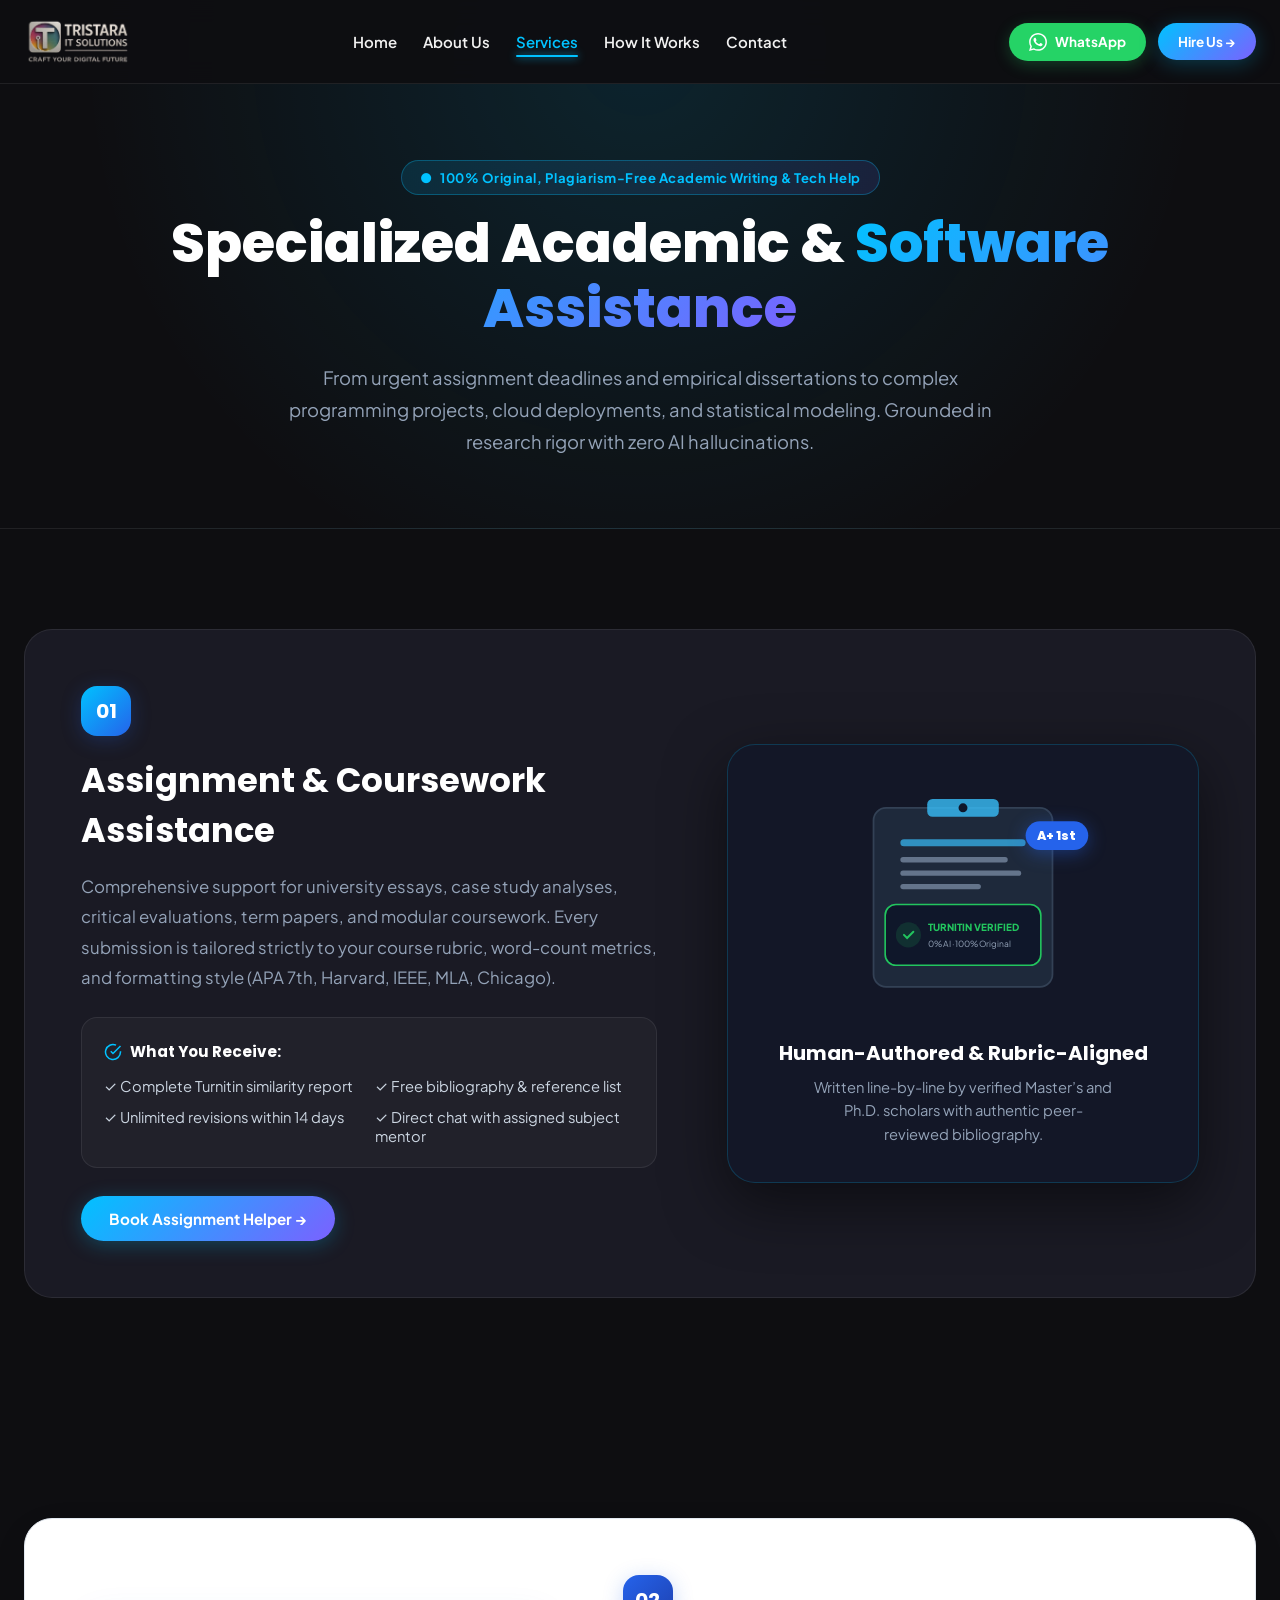
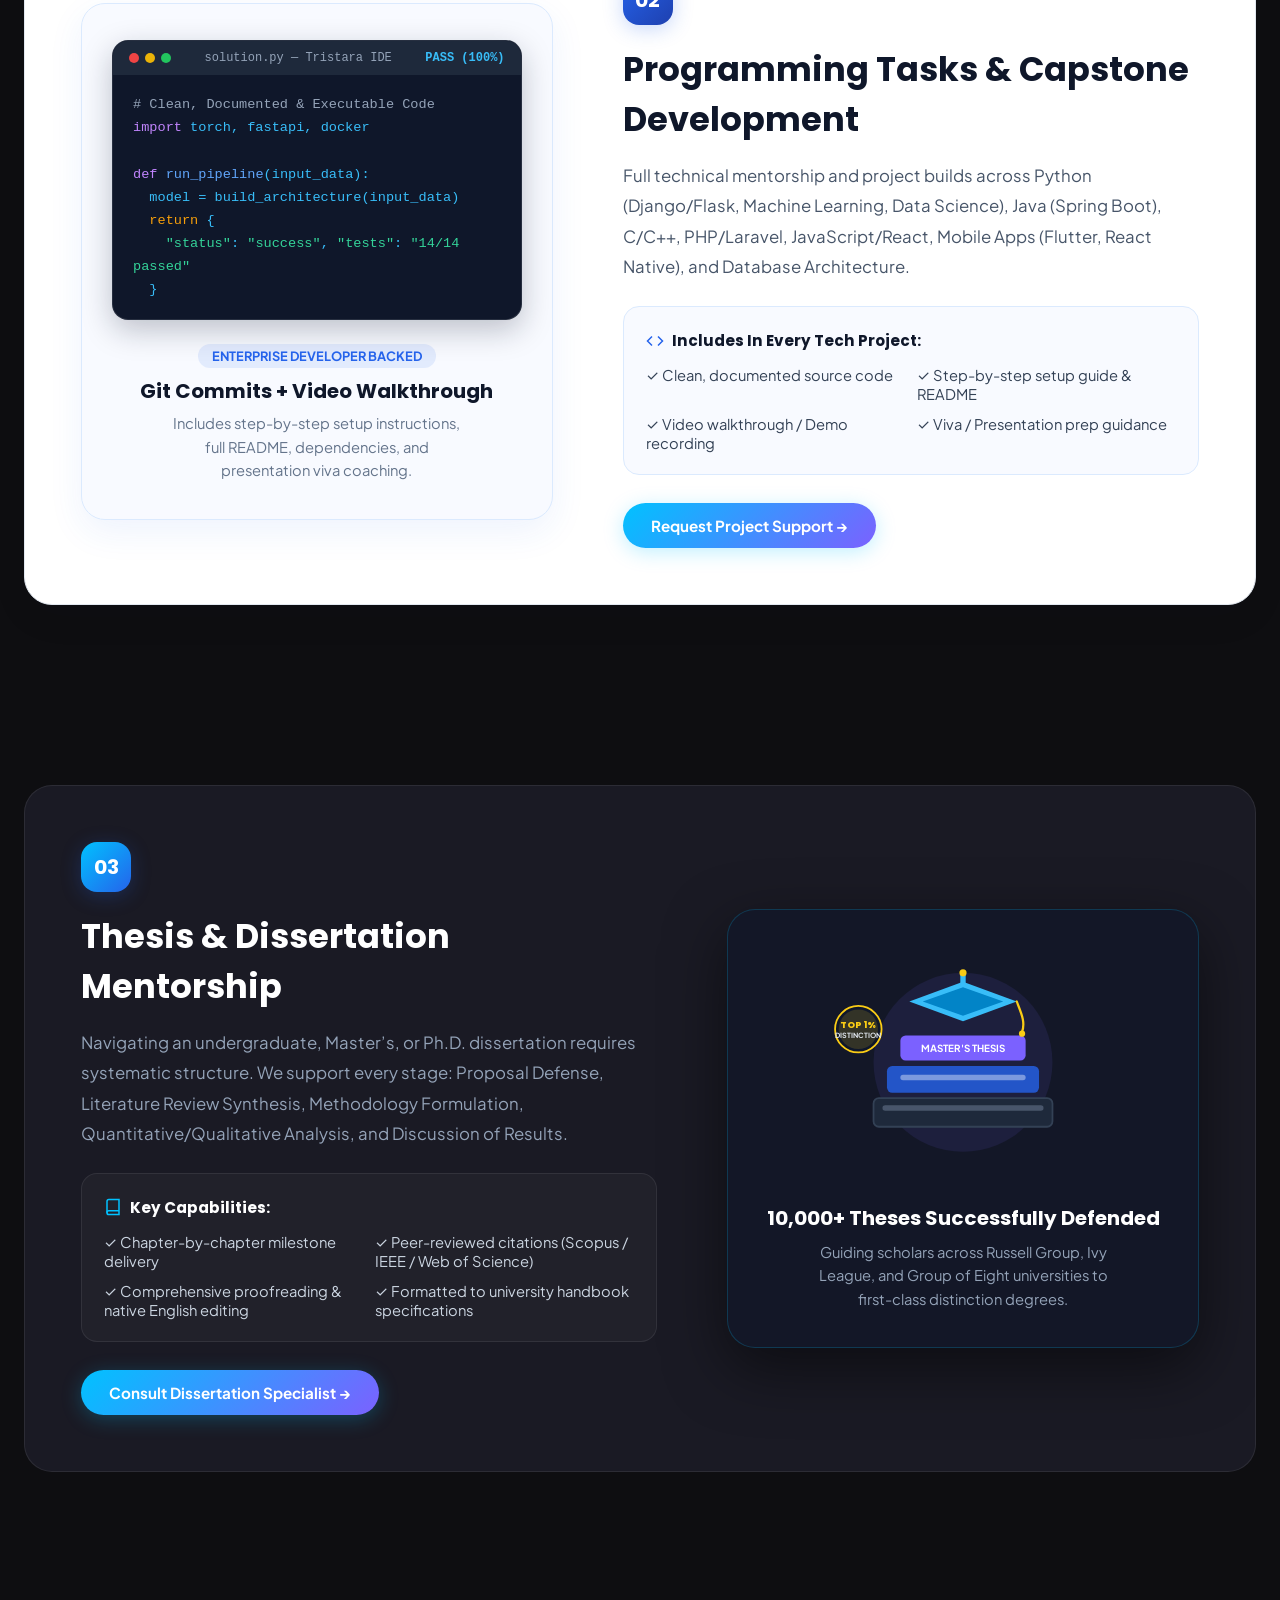
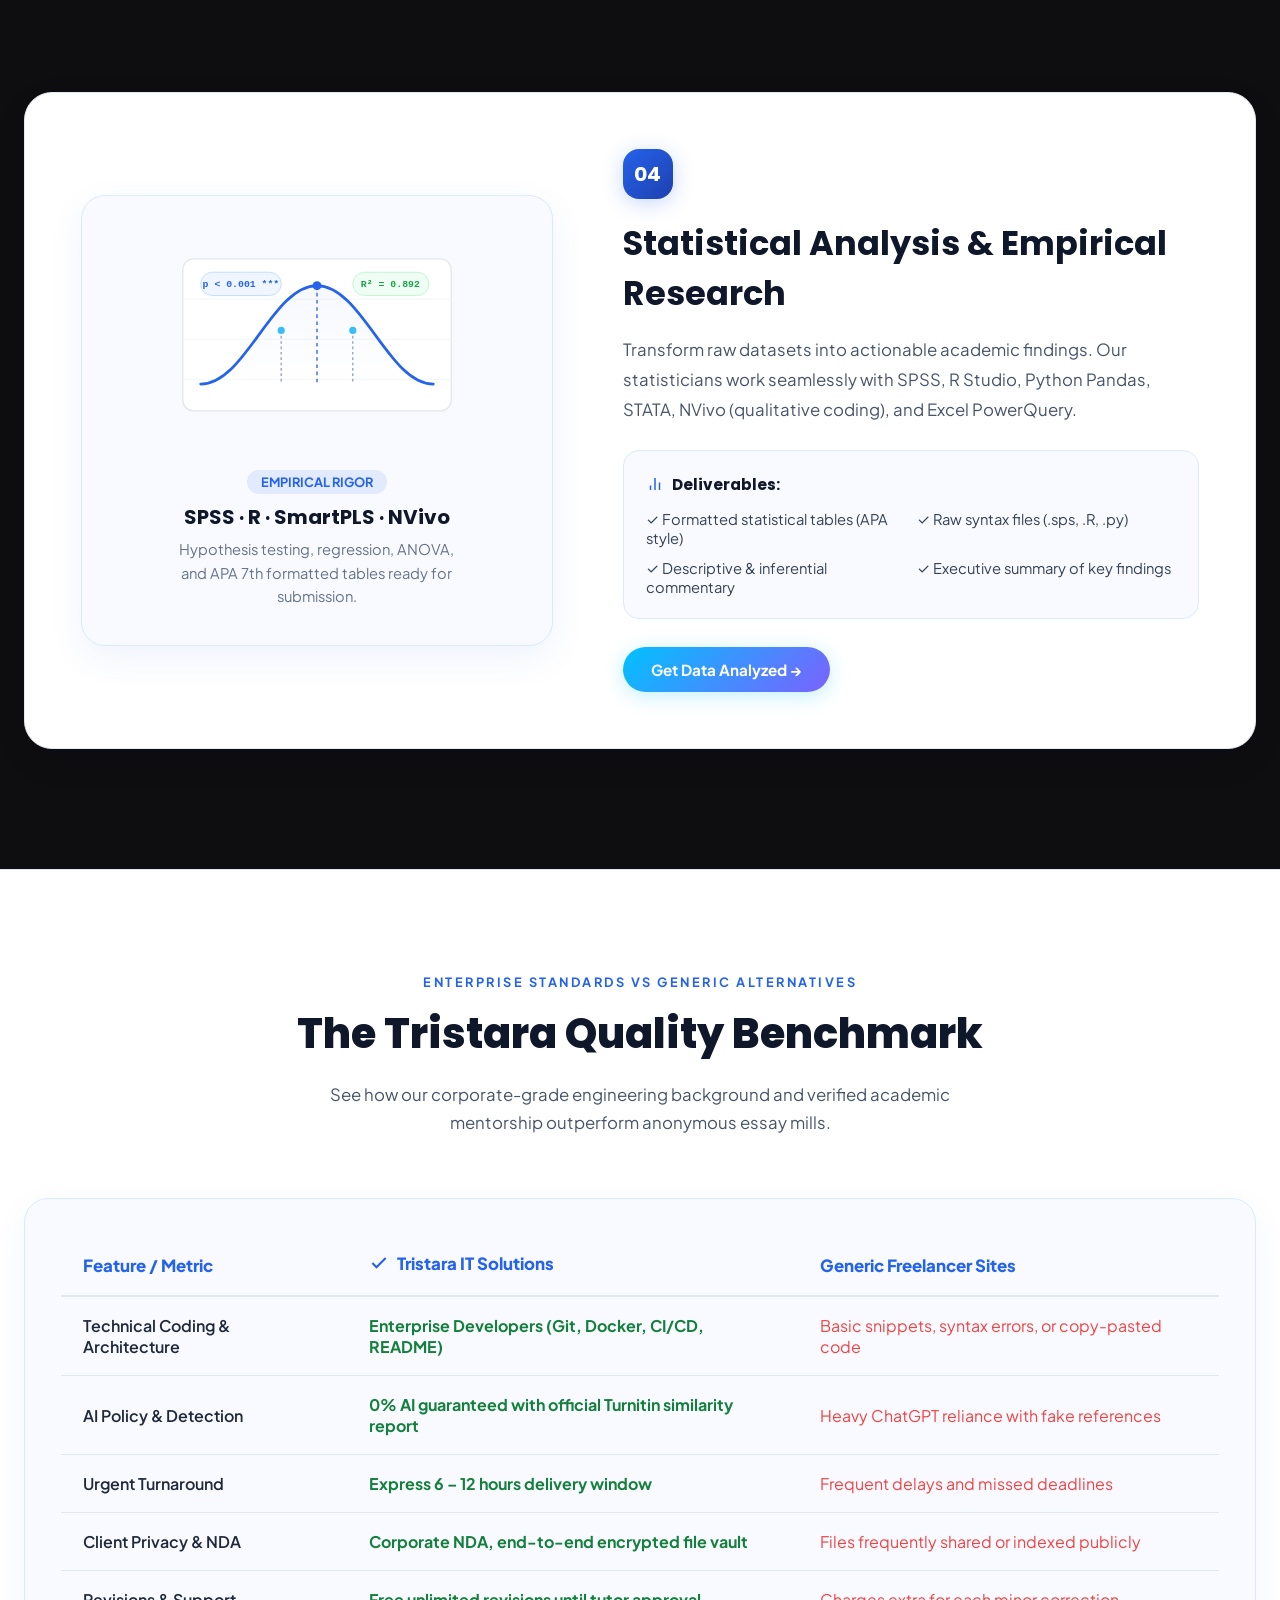
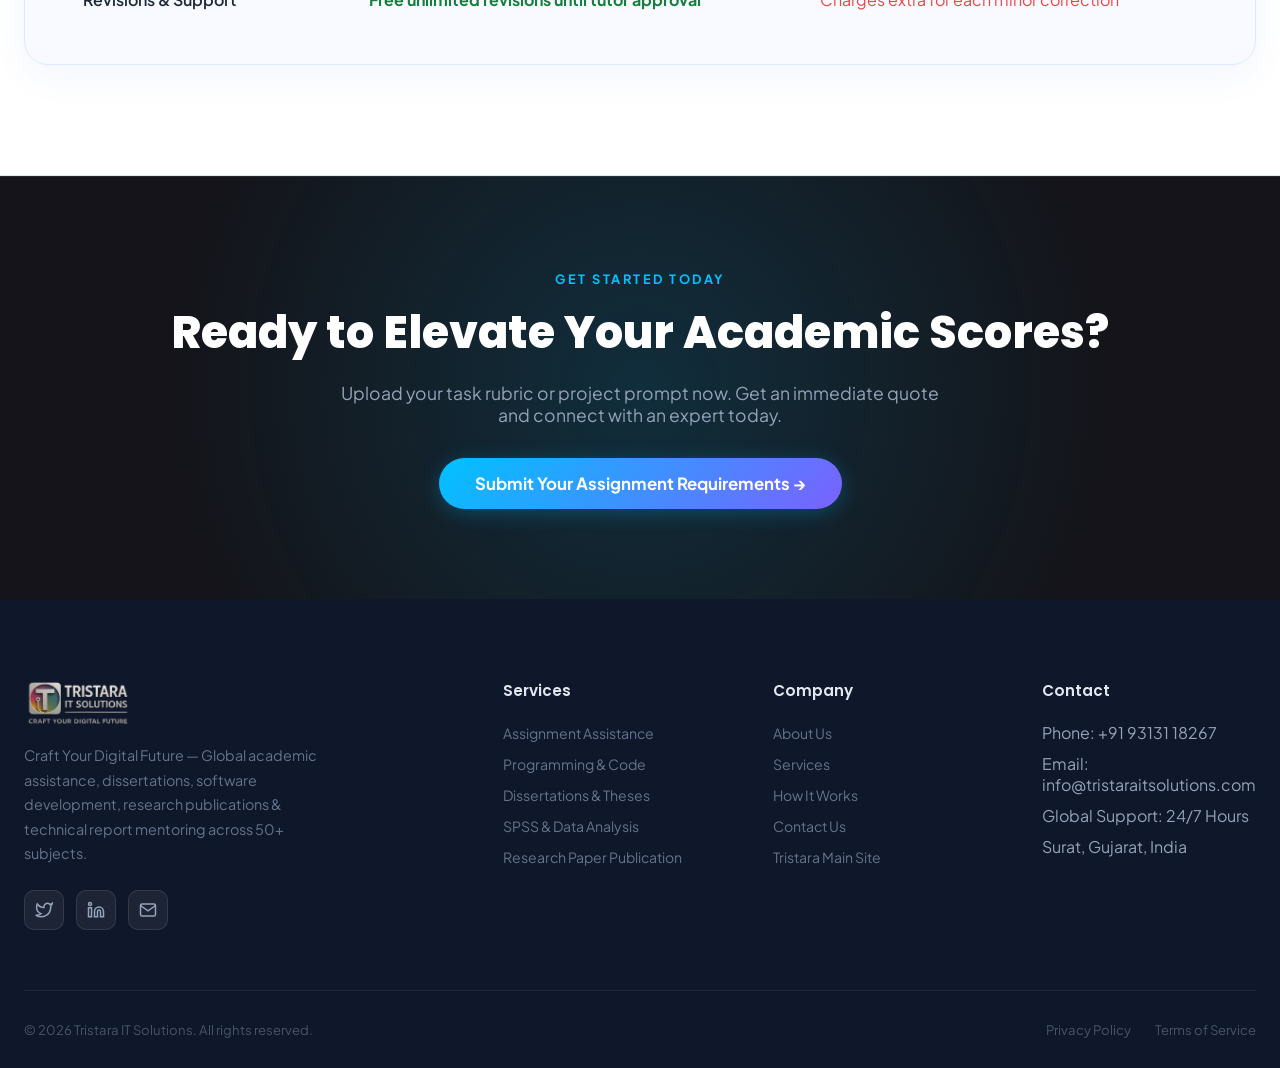
<file: services.html>
<!DOCTYPE html>
<html lang="en">
<head>
  <meta charset="UTF-8">
  <meta name="viewport" content="width=device-width, initial-scale=1.0">
  <title>Academic Services & Solutions — Tristara IT Solutions</title>

  <!-- Google Fonts: Plus Jakarta Sans & Poppins -->
  <link rel="preconnect" href="https://fonts.googleapis.com">
  <link rel="preconnect" href="https://fonts.gstatic.com" crossorigin>
  <link href="https://fonts.googleapis.com/css2?family=Inter:wght@300;400;500;600;700&family=Plus+Jakarta+Sans:wght@400;500;600;700;800&family=Poppins:wght@300;400;500;600;700;800&display=swap" rel="stylesheet">

  <!-- Stylesheets -->
  <link rel="stylesheet" href="css/style.css">
  <link rel="stylesheet" href="css/animations.css">
  <link rel="stylesheet" href="css/responsive.css">
</head>
<body>

<!-- NAVBAR -->
<nav class="navbar" id="navbar">
  <div class="container">
    <a href="index.html" class="nav-logo">
      <img src="assets/images/tristara-official-logo.png" alt="Tristara IT Solutions" class="nav-logo-img">
    </a>
    <div class="nav-links">
      <a href="index.html">Home</a>
      <a href="about.html">About Us</a>
      <a href="services.html" class="active">Services</a>
      <a href="how-it-works.html">How It Works</a>
      <a href="contact.html">Contact</a>
    </div>

    <div class="nav-btns-group">
      <a href="https://wa.me/919313118267?text=Hi,%20I%20need%20academic%20assignment%20assistance%20from%20Tristara!" target="_blank" class="nav-btn whatsapp-btn">
        <svg width="18" height="18" viewBox="0 0 24 24" fill="currentColor"><path d="M.057 24l1.687-6.163c-1.041-1.804-1.588-3.849-1.587-5.946.003-6.556 5.338-11.891 11.893-11.891 3.181.001 6.167 1.24 8.413 3.488 2.245 2.248 3.481 5.236 3.48 8.414-.003 6.557-5.338 11.892-11.893 11.892-1.99-.001-3.951-.5-5.688-1.448l-6.305 1.654zm6.597-3.807c1.676.995 3.276 1.591 5.392 1.592 5.448 0 9.886-4.434 9.889-9.885.002-5.462-4.415-9.89-9.881-9.892-5.452 0-9.887 4.434-9.889 9.884-.001 2.225.651 3.891 1.746 5.634l-.999 3.648 3.742-.981zm11.387-5.464c-.074-.124-.272-.198-.57-.347-.297-.149-1.758-.868-2.031-.967-.272-.099-.47-.149-.669.149-.198.297-.768.967-.941 1.165-.173.198-.347.223-.644.074-.297-.149-1.255-.462-2.39-1.475-.883-.788-1.48-1.761-1.653-2.059-.173-.297-.018-.458.13-.606.134-.133.297-.347.446-.521.151-.172.2-.296.3-.495.099-.198.05-.372-.025-.521-.075-.148-.669-1.611-.916-2.206-.242-.579-.487-.501-.669-.51l-.57-.01c-.198 0-.52.074-.792.372s-1.04 1.016-1.04 2.479 1.065 2.876 1.213 3.074c.149.198 2.095 3.2 5.076 4.487.709.306 1.263.489 1.694.626.712.226 1.36.194 1.872.118.571-.085 1.758-.719 2.006-1.413.248-.695.248-1.29.173-1.414z"/></svg>
        WhatsApp
      </a>
      <a href="contact.html" class="nav-btn hire-btn">Hire Us →</a>
    </div>

    <button class="mobile-toggle" onclick="toggleMobile()" aria-label="Toggle Navigation">
      <span></span><span></span><span></span>
    </button>
  </div>
</nav>

<!-- Mobile Menu -->
<div class="mobile-menu-overlay" id="mobileOverlay" onclick="toggleMobile()"></div>
<div class="mobile-menu" id="mobileMenu">
  <button class="mobile-close" onclick="toggleMobile()" aria-label="Close Navigation">
    <svg width="24" height="24" fill="none" stroke="#ffffff" stroke-width="2">
      <line x1="18" y1="6" x2="6" y2="18"/>
      <line x1="6" y1="6" x2="18" y2="18"/>
    </svg>
  </button>
  <a href="index.html" onclick="toggleMobile()">Home</a>
  <a href="about.html" onclick="toggleMobile()">About Us</a>
  <a href="services.html" class="active" onclick="toggleMobile()">Services</a>
  <a href="how-it-works.html" onclick="toggleMobile()">How It Works</a>
  <a href="contact.html" onclick="toggleMobile()">Contact</a>
  <div style="margin-top: 24px; display: flex; flex-direction: column; gap: 12px;">
    <a href="https://wa.me/919313118267?text=Hi,%20I%20need%20academic%20assignment%20assistance%20from%20Tristara!" target="_blank" class="nav-btn whatsapp-btn" style="justify-content: center;">
      WhatsApp Quote
    </a>
    <a href="contact.html" class="nav-btn hire-btn" style="justify-content: center;">Hire Us</a>
  </div>
</div>

<!-- HERO HEADER -->
<section style="padding: 160px 0 70px; background: radial-gradient(circle at 50% 10%, rgba(0, 194, 255, 0.12) 0%, transparent 70%), var(--bg-dark); text-align: center; border-bottom: 1px solid var(--border-dark);">
  <div class="container">
    <div class="hero-badge" style="margin-bottom: 16px;">
      <span>●</span> 100% Original, Plagiarism-Free Academic Writing &amp; Tech Help
    </div>
    <h1 style="font-size: clamp(2.4rem, 4.5vw, 3.4rem); font-weight: 800; color: #ffffff; margin-bottom: 20px; line-height: 1.2;">
      Specialized Academic &amp; <span class="gradient-text">Software Assistance</span>
    </h1>
    <p class="section-desc" style="margin: 0 auto; max-width: 720px; font-size: 1.15rem; color: #94a3b8;">
      From urgent assignment deadlines and empirical dissertations to complex programming projects, cloud deployments, and statistical modeling. Grounded in research rigor with zero AI hallucinations.
    </p>
  </div>
</section>

<!-- SERVICES ACCORDION / DETAILED JOURNEY -->
<section style="padding: 100px 0 120px; background: var(--bg-dark);">
  <div class="container" style="display: flex; flex-direction: column; gap: 80px;">

    <!-- Service Row 1: Assignment Assistance (DARK THEME) -->
    <div style="display: grid; grid-template-columns: 1.1fr 0.9fr; gap: 70px; align-items: center; background: var(--card-dark); border: 1px solid var(--border-dark); border-radius: 28px; padding: 56px;" class="step-row service-card">
      <div class="reveal-left">
        <div class="step-number" style="background: linear-gradient(135deg, #00C2FF, #2563EB);">01</div>
        <h2 style="font-size: 2.1rem; font-weight: 700; color: #ffffff; margin-bottom: 16px;">Assignment &amp; Coursework Assistance</h2>
        <p style="color: #94a3b8; font-size: 1.05rem; line-height: 1.8; margin-bottom: 24px;">
          Comprehensive support for university essays, case study analyses, critical evaluations, term papers, and modular coursework. Every submission is tailored strictly to your course rubric, word-count metrics, and formatting style (APA 7th, Harvard, IEEE, MLA, Chicago).
        </p>
        <div class="service-feature-box" style="background: rgba(255, 255, 255, 0.03); border: 1px solid rgba(255, 255, 255, 0.08); border-radius: 16px; padding: 22px; margin-bottom: 28px;">
          <h4 style="font-size: 0.95rem; font-weight: 700; color: #ffffff; margin-bottom: 14px; display: flex; align-items: center; gap: 8px;">
            <svg width="18" height="18" fill="none" stroke="var(--primary)" stroke-width="2" viewBox="0 0 24 24"><path d="M22 11.08V12a10 10 0 1 1-5.93-9.14"/><polyline points="22 4 12 14.01 9 11.01"/></svg>
            What You Receive:
          </h4>
          <ul class="service-checklist" style="display: grid; grid-template-columns: 1fr 1fr; gap: 12px; font-size: 0.92rem; color: #cbd5e1;">
            <li>✓ Complete Turnitin similarity report</li>
            <li>✓ Free bibliography &amp; reference list</li>
            <li>✓ Unlimited revisions within 14 days</li>
            <li>✓ Direct chat with assigned subject mentor</li>
          </ul>
        </div>
        <a href="contact.html?service=assignments" class="btn-primary">Book Assignment Helper →</a>
      </div>
      
      <!-- Right Side Creative Figure: Assignment & Turnitin Verification Desk -->
      <div class="reveal-right" style="text-align: center;">
        <div style="background: rgba(15, 23, 42, 0.6); border: 1px solid rgba(0, 194, 255, 0.2); border-radius: 28px; padding: 36px 30px; box-shadow: 0 20px 60px rgba(0,0,0,0.5);">
          <svg viewBox="0 0 380 260" fill="none" style="width: 100%; max-width: 340px; height: auto; margin-bottom: 20px;">
            <!-- Glow background -->
            <circle cx="190" cy="130" r="100" fill="#00C2FF" opacity="0.06"/>
            <!-- Clipboard / Paper Sheet -->
            <rect x="90" y="30" width="200" height="200" rx="14" fill="#1e293b" stroke="#334155" stroke-width="2"/>
            <rect x="150" y="20" width="80" height="20" rx="6" fill="#38bdf8" opacity="0.8"/>
            <circle cx="190" cy="30" r="5" fill="#0f172a"/>
            
            <!-- Document lines -->
            <rect x="120" y="65" width="140" height="8" rx="4" fill="#38bdf8" opacity="0.7"/>
            <rect x="120" y="85" width="120" height="6" rx="3" fill="#64748b"/>
            <rect x="120" y="100" width="135" height="6" rx="3" fill="#64748b"/>
            <rect x="120" y="115" width="90" height="6" rx="3" fill="#64748b"/>
            
            <!-- Turnitin Plagiarism Badge (0% AI Checked) -->
            <g transform="translate(103, 138)">
              <rect x="0" y="0" width="174" height="68" rx="12" fill="#0f172a" stroke="#22c55e" stroke-width="1.8"/>
              <circle cx="26" cy="34" r="14" fill="rgba(34, 197, 94, 0.15)"/>
              <path d="M21 34l3.5 3.5 7-7" stroke="#22c55e" stroke-width="2.2" stroke-linecap="round"/>
              <text x="48" y="30" font-family="'Plus Jakarta Sans', sans-serif" font-weight="800" font-size="11" fill="#22c55e">TURNITIN VERIFIED</text>
              <text x="48" y="47" font-family="'Plus Jakarta Sans', sans-serif" font-size="9.5" fill="#94a3b8">0% AI &middot; 100% Original</text>
            </g>
            
            <!-- Floating Rubric Grade Pill -->
            <g transform="translate(260, 45)">
              <rect x="0" y="0" width="70" height="32" rx="16" fill="#2563EB" filter="drop-shadow(0 4px 10px rgba(37,99,235,0.4))"/>
              <text x="35" y="21" font-family="'Poppins', sans-serif" font-weight="800" font-size="14" fill="#ffffff" text-anchor="middle">A+ 1st</text>
            </g>
          </svg>
          <h3 style="font-size: 1.25rem; font-weight: 700; color: #ffffff; margin-bottom: 8px;">Human-Authored &amp; Rubric-Aligned</h3>
          <p style="color: #94a3b8; font-size: 0.92rem; line-height: 1.6; margin: 0 auto; max-width: 300px;">
            Written line-by-line by verified Master’s and Ph.D. scholars with authentic peer-reviewed bibliography.
          </p>
        </div>
      </div>
    </div>

    <!-- Service Row 2: Programming Projects & Computer Science (LIGHT THEME) -->
    <div style="display: grid; grid-template-columns: 0.9fr 1.1fr; gap: 70px; align-items: center; background: #ffffff; padding: 56px; border-radius: 28px; border: 1.5px solid #e2e8f0; box-shadow: 0 12px 40px rgba(15, 23, 42, 0.05);" class="step-row reverse service-card service-card-light">
      <!-- Left Side Creative Figure: Code Terminal & Architecture Diagram -->
      <div class="reveal-left" style="text-align: center;">
        <div style="background: #f8faff; color: #0f172a; border: 1.5px solid #dbeafe; border-radius: 24px; padding: 36px 30px; box-shadow: 0 12px 35px rgba(37, 99, 235, 0.08);">
          <!-- Interactive Terminal / IDE Figure -->
          <div style="font-family: 'JetBrains Mono', monospace; text-align: left; background: #0f172a; border-radius: 16px; overflow: hidden; box-shadow: 0 10px 30px rgba(15,23,42,0.25); border: 1px solid rgba(255,255,255,0.1); margin-bottom: 24px;">
            <!-- Window header -->
            <div style="background: #1e293b; padding: 10px 16px; display: flex; align-items: center; justify-content: space-between;">
              <div style="display: flex; gap: 6px;">
                <span style="width: 10px; height: 10px; border-radius: 50%; background: #ef4444; display: inline-block;"></span>
                <span style="width: 10px; height: 10px; border-radius: 50%; background: #eab308; display: inline-block;"></span>
                <span style="width: 10px; height: 10px; border-radius: 50%; background: #22c55e; display: inline-block;"></span>
              </div>
              <span style="color: #94a3b8; font-size: 0.75rem;">solution.py &mdash; Tristara IDE</span>
              <span style="color: #38bdf8; font-size: 0.75rem; font-weight: 600;">PASS (100%)</span>
            </div>
            <!-- Code content -->
            <div style="padding: 18px 20px; font-size: 0.85rem; line-height: 1.7; color: #38bdf8;">
              <span style="color: #94a3b8;"># Clean, Documented &amp; Executable Code</span><br>
              <span style="color: #c084fc;">import</span> torch, fastapi, docker<br><br>
              <span style="color: #c084fc;">def</span> <span style="color: #60a5fa;">run_pipeline</span>(input_data):<br>
              &nbsp;&nbsp;model = build_architecture(input_data)<br>
              &nbsp;&nbsp;<span style="color: #f59e0b;">return</span> {<br>
              &nbsp;&nbsp;&nbsp;&nbsp;<span style="color: #34d399;">"status"</span>: <span style="color: #34d399;">"success"</span>, <span style="color: #34d399;">"tests"</span>: <span style="color: #34d399;">"14/14 passed"</span><br>
              &nbsp;&nbsp;}
            </div>
          </div>
          <div style="display: inline-block; padding: 4px 14px; background: rgba(37, 99, 235, 0.1); color: #2563EB; border-radius: 100px; font-size: 0.8rem; font-weight: 700; margin-bottom: 8px;">
            ENTERPRISE DEVELOPER BACKED
          </div>
          <h3 style="font-size: 1.25rem; font-weight: 700; color: #0f172a; margin-bottom: 6px;">Git Commits + Video Walkthrough</h3>
          <p style="color: #64748b; font-size: 0.92rem; line-height: 1.6; margin: 0 auto; max-width: 300px;">
            Includes step-by-step setup instructions, full README, dependencies, and presentation viva coaching.
          </p>
        </div>
      </div>

      <div class="reveal-right">
        <div class="step-number" style="background: linear-gradient(135deg, #2563EB, #1E40AF);">02</div>
        <h2 style="font-size: 2.1rem; font-weight: 700; color: #0f172a; margin-bottom: 16px;">Programming Tasks &amp; Capstone Development</h2>
        <p style="color: #475569; font-size: 1.05rem; line-height: 1.8; margin-bottom: 24px;">
          Full technical mentorship and project builds across Python (Django/Flask, Machine Learning, Data Science), Java (Spring Boot), C/C++, PHP/Laravel, JavaScript/React, Mobile Apps (Flutter, React Native), and Database Architecture.
        </p>
        <div class="service-feature-box" style="background: #f8faff; border: 1.5px solid #dbeafe; border-radius: 16px; padding: 22px; margin-bottom: 28px;">
          <h4 style="font-size: 0.95rem; font-weight: 700; color: #0f172a; margin-bottom: 14px; display: flex; align-items: center; gap: 8px;">
            <svg width="18" height="18" fill="none" stroke="#2563EB" stroke-width="2" viewBox="0 0 24 24"><polyline points="16 18 22 12 16 6"/><polyline points="8 6 2 12 8 18"/></svg>
            Includes In Every Tech Project:
          </h4>
          <ul class="service-checklist" style="display: grid; grid-template-columns: 1fr 1fr; gap: 12px; font-size: 0.92rem; color: #334155;">
            <li>✓ Clean, documented source code</li>
            <li>✓ Step-by-step setup guide &amp; README</li>
            <li>✓ Video walkthrough / Demo recording</li>
            <li>✓ Viva / Presentation prep guidance</li>
          </ul>
        </div>
        <a href="contact.html?service=programming" class="btn-primary">Request Project Support →</a>
      </div>
    </div>

    <!-- Service Row 3: Thesis & Dissertation Support (DARK THEME) -->
    <div style="display: grid; grid-template-columns: 1.1fr 0.9fr; gap: 70px; align-items: center; background: var(--card-dark); border: 1px solid var(--border-dark); border-radius: 28px; padding: 56px;" class="step-row service-card">
      <div class="reveal-left">
        <div class="step-number" style="background: linear-gradient(135deg, #00C2FF, #2563EB);">03</div>
        <h2 style="font-size: 2.1rem; font-weight: 700; color: #ffffff; margin-bottom: 16px;">Thesis &amp; Dissertation Mentorship</h2>
        <p style="color: #94a3b8; font-size: 1.05rem; line-height: 1.8; margin-bottom: 24px;">
          Navigating an undergraduate, Master’s, or Ph.D. dissertation requires systematic structure. We support every stage: Proposal Defense, Literature Review Synthesis, Methodology Formulation, Quantitative/Qualitative Analysis, and Discussion of Results.
        </p>
        <div class="service-feature-box" style="background: rgba(255, 255, 255, 0.03); border: 1px solid rgba(255, 255, 255, 0.08); border-radius: 16px; padding: 22px; margin-bottom: 28px;">
          <h4 style="font-size: 0.95rem; font-weight: 700; color: #ffffff; margin-bottom: 14px; display: flex; align-items: center; gap: 8px;">
            <svg width="18" height="18" fill="none" stroke="var(--primary)" stroke-width="2" viewBox="0 0 24 24"><path d="M4 19.5A2.5 2.5 0 0 1 6.5 17H20"/><path d="M6.5 2H20v20H6.5A2.5 2.5 0 0 1 4 19.5v-15A2.5 2.5 0 0 1 6.5 2z"/></svg>
            Key Capabilities:
          </h4>
          <ul class="service-checklist" style="display: grid; grid-template-columns: 1fr 1fr; gap: 12px; font-size: 0.92rem; color: #cbd5e1;">
            <li>✓ Chapter-by-chapter milestone delivery</li>
            <li>✓ Peer-reviewed citations (Scopus / IEEE / Web of Science)</li>
            <li>✓ Comprehensive proofreading &amp; native English editing</li>
            <li>✓ Formatted to university handbook specifications</li>
          </ul>
        </div>
        <a href="contact.html?service=thesis" class="btn-primary">Consult Dissertation Specialist →</a>
      </div>

      <!-- Right Side Creative Figure: Graduation Cap & Thesis Stack Illustration -->
      <div class="reveal-right" style="text-align: center;">
        <div style="background: rgba(15, 23, 42, 0.6); border: 1px solid rgba(0, 194, 255, 0.2); border-radius: 28px; padding: 36px 30px; box-shadow: 0 20px 60px rgba(0,0,0,0.5);">
          <svg viewBox="0 0 380 260" fill="none" style="width: 100%; max-width: 340px; height: auto; margin-bottom: 20px;">
            <!-- Glow circle -->
            <circle cx="190" cy="130" r="100" fill="#7B61FF" opacity="0.1"/>
            
            <!-- Book 1 (Bottom) -->
            <rect x="90" y="170" width="200" height="32" rx="6" fill="#1e293b" stroke="#334155" stroke-width="2"/>
            <rect x="100" y="178" width="180" height="6" rx="3" fill="#64748b" opacity="0.6"/>
            <!-- Book 2 (Middle) -->
            <rect x="105" y="134" width="170" height="30" rx="6" fill="#2563EB" opacity="0.8"/>
            <rect x="120" y="144" width="140" height="6" rx="3" fill="#ffffff" opacity="0.4"/>
            <!-- Book 3 (Top) -->
            <rect x="120" y="100" width="140" height="28" rx="6" fill="#7B61FF"/>
            <text x="190" y="119" font-family="'Plus Jakarta Sans', sans-serif" font-weight="700" font-size="11" fill="#ffffff" text-anchor="middle">MASTER'S THESIS</text>

            <!-- Graduation Cap on Top -->
            <polygon points="190,40 130,62 190,84 250,62" fill="#38bdf8"/>
            <polygon points="190,46 145,62 190,78 235,62" fill="#0284c7"/>
            <rect x="187" y="32" width="6" height="12" fill="#38bdf8"/>
            <circle cx="190" cy="30" r="4" fill="#facc15"/>
            <!-- Tassel -->
            <path d="M250 62 C 255 75, 260 85, 256 96" stroke="#facc15" stroke-width="2.5" stroke-linecap="round"/>
            <circle cx="256" cy="98" r="3.5" fill="#facc15"/>

            <!-- Floating Distinction Seal -->
            <g transform="translate(45, 65)">
              <circle cx="28" cy="28" r="26" fill="#0f172a" stroke="#facc15" stroke-width="2"/>
              <circle cx="28" cy="28" r="22" fill="rgba(250, 204, 21, 0.15)"/>
              <text x="28" y="27" font-family="'Poppins', sans-serif" font-weight="800" font-size="10" fill="#facc15" text-anchor="middle">TOP 1%</text>
              <text x="28" y="38" font-family="'Plus Jakarta Sans', sans-serif" font-weight="700" font-size="8" fill="#e2e8f0" text-anchor="middle">DISTINCTION</text>
            </g>
          </svg>
          <h3 style="font-size: 1.25rem; font-weight: 700; color: #ffffff; margin-bottom: 8px;">10,000+ Theses Successfully Defended</h3>
          <p style="color: #94a3b8; font-size: 0.92rem; line-height: 1.6; margin: 0 auto; max-width: 300px;">
            Guiding scholars across Russell Group, Ivy League, and Group of Eight universities to first-class distinction degrees.
          </p>
        </div>
      </div>
    </div>

    <!-- Service Row 4: Data Analysis, SPSS & Statistics (LIGHT THEME) -->
    <div style="display: grid; grid-template-columns: 0.9fr 1.1fr; gap: 70px; align-items: center; background: #ffffff; padding: 56px; border-radius: 28px; border: 1.5px solid #e2e8f0; box-shadow: 0 12px 40px rgba(15, 23, 42, 0.05);" class="step-row reverse service-card service-card-light">
      <!-- Left Side Creative Figure: Statistical Bell Curve & Chart Dashboard -->
      <div class="reveal-left" style="text-align: center;">
        <div style="background: #f8faff; border: 1.5px solid #dbeafe; border-radius: 24px; padding: 36px 30px; box-shadow: 0 12px 35px rgba(37, 99, 235, 0.08);">
          <svg viewBox="0 0 380 240" fill="none" style="width: 100%; max-width: 340px; height: auto; margin-bottom: 20px;">
            <!-- Subtle chart grid -->
            <rect x="40" y="30" width="300" height="170" rx="12" fill="#ffffff" stroke="#e2e8f0" stroke-width="1.5"/>
            <line x1="40" y1="75" x2="340" y2="75" stroke="#f1f5f9" stroke-width="1"/>
            <line x1="40" y1="120" x2="340" y2="120" stroke="#f1f5f9" stroke-width="1"/>
            <line x1="40" y1="165" x2="340" y2="165" stroke="#f1f5f9" stroke-width="1"/>
            
            <!-- Statistical Normal Distribution Bell Curve -->
            <path d="M60 170 C 110 170, 140 60, 190 60 C 240 60, 270 170, 320 170" stroke="#2563EB" stroke-width="3" fill="url(#blueGradientCurve)" fill-opacity="0.15" stroke-linecap="round"/>
            <defs>
              <linearGradient id="blueGradientCurve" x1="0" y1="0" x2="0" y2="1">
                <stop offset="0%" stop-color="#2563EB" stop-opacity="0.3"/>
                <stop offset="100%" stop-color="#2563EB" stop-opacity="0"/>
              </linearGradient>
            </defs>
            
            <!-- Standard Deviation Markers -->
            <line x1="190" y1="60" x2="190" y2="170" stroke="#2563EB" stroke-width="1.5" stroke-dasharray="4 4"/>
            <line x1="150" y1="110" x2="150" y2="170" stroke="#94a3b8" stroke-width="1.5" stroke-dasharray="3 3"/>
            <line x1="230" y1="110" x2="230" y2="170" stroke="#94a3b8" stroke-width="1.5" stroke-dasharray="3 3"/>
            
            <!-- Data Point Badges -->
            <circle cx="190" cy="60" r="5" fill="#2563EB"/>
            <circle cx="150" cy="110" r="4" fill="#38bdf8"/>
            <circle cx="230" cy="110" r="4" fill="#38bdf8"/>
            
            <!-- Significance Badge -->
            <g transform="translate(60, 45)">
              <rect x="0" y="0" width="90" height="26" rx="13" fill="#eff6ff" stroke="#bfdbfe" stroke-width="1"/>
              <text x="45" y="17" font-family="'JetBrains Mono', monospace" font-size="11" font-weight="700" fill="#2563EB" text-anchor="middle">p &lt; 0.001 ***</text>
            </g>
            <g transform="translate(230, 45)">
              <rect x="0" y="0" width="85" height="26" rx="13" fill="#f0fdf4" stroke="#bbf7d0" stroke-width="1"/>
              <text x="42" y="17" font-family="'JetBrains Mono', monospace" font-size="11" font-weight="700" fill="#16a34a" text-anchor="middle">R&sup2; = 0.892</text>
            </g>
          </svg>
          <div style="display: inline-block; padding: 4px 14px; background: rgba(37, 99, 235, 0.1); color: #2563EB; border-radius: 100px; font-size: 0.8rem; font-weight: 700; margin-bottom: 8px;">
            EMPIRICAL RIGOR
          </div>
          <h3 style="font-size: 1.25rem; font-weight: 700; color: #0f172a; margin-bottom: 6px;">SPSS · R · SmartPLS · NVivo</h3>
          <p style="color: #64748b; font-size: 0.92rem; line-height: 1.6; margin: 0 auto; max-width: 300px;">
            Hypothesis testing, regression, ANOVA, and APA 7th formatted tables ready for submission.
          </p>
        </div>
      </div>

      <div class="reveal-right">
        <div class="step-number" style="background: linear-gradient(135deg, #2563EB, #1E40AF);">04</div>
        <h2 style="font-size: 2.1rem; font-weight: 700; color: #0f172a; margin-bottom: 16px;">Statistical Analysis &amp; Empirical Research</h2>
        <p style="color: #475569; font-size: 1.05rem; line-height: 1.8; margin-bottom: 24px;">
          Transform raw datasets into actionable academic findings. Our statisticians work seamlessly with SPSS, R Studio, Python Pandas, STATA, NVivo (qualitative coding), and Excel PowerQuery.
        </p>
        <div class="service-feature-box" style="background: #f8faff; border: 1.5px solid #dbeafe; border-radius: 16px; padding: 22px; margin-bottom: 28px;">
          <h4 style="font-size: 0.95rem; font-weight: 700; color: #0f172a; margin-bottom: 14px; display: flex; align-items: center; gap: 8px;">
            <svg width="18" height="18" fill="none" stroke="#2563EB" stroke-width="2" viewBox="0 0 24 24"><line x1="18" y1="20" x2="18" y2="10"/><line x1="12" y1="20" x2="12" y2="4"/><line x1="6" y1="20" x2="6" y2="14"/></svg>
            Deliverables:
          </h4>
          <ul class="service-checklist" style="display: grid; grid-template-columns: 1fr 1fr; gap: 12px; font-size: 0.92rem; color: #334155;">
            <li>✓ Formatted statistical tables (APA style)</li>
            <li>✓ Raw syntax files (.sps, .R, .py)</li>
            <li>✓ Descriptive &amp; inferential commentary</li>
            <li>✓ Executive summary of key findings</li>
          </ul>
        </div>
        <a href="contact.html?service=data" class="btn-primary">Get Data Analyzed →</a>
      </div>
    </div>

  </div>
</section>

<!-- COMPARISON TABLE: TRISTARA VS OTHER SITES (LIGHT THEME) -->
<section style="padding: 100px 0 110px; background: #ffffff; border-top: 1px solid #e2e8f0; border-bottom: 1px solid #e2e8f0;">
  <div class="container">
    <div style="text-align: center; margin-bottom: 60px;" class="reveal">
      <div class="section-label" style="color: #2563EB;">Enterprise Standards vs Generic Alternatives</div>
      <h2 style="font-size: clamp(2rem, 3.8vw, 2.6rem); font-weight: 800; color: #0f172a; margin-bottom: 16px;">The Tristara Quality Benchmark</h2>
      <p style="color: #475569; font-size: 1.05rem; margin: 0 auto; max-width: 640px; line-height: 1.7;">
        See how our corporate-grade engineering background and verified academic mentorship outperform anonymous essay mills.
      </p>
    </div>

    <div class="table-scroll-hint" style="display: none; text-align: center; font-size: 0.82rem; color: #2563EB; font-weight: 700; margin-bottom: 14px; background: rgba(37,99,235,0.08); padding: 8px 16px; border-radius: 20px; border: 1px dashed rgba(37,99,235,0.3);">
      ⟵ Swipe horizontally to view full comparison table ⟶
    </div>
    <div class="comparison-table-wrapper" style="background: #f8faff; border: 1.5px solid #dbeafe; border-radius: 24px; padding: 36px; box-shadow: 0 12px 35px rgba(37, 99, 235, 0.06); overflow-x: auto; -webkit-overflow-scrolling: touch;">
      <table style="width: 100%; border-collapse: collapse; min-width: 650px; text-align: left;">
        <thead>
          <tr style="border-bottom: 2px solid #e2e8f0;">
            <th style="padding: 18px 22px; font-size: 1.05rem; color: #2563EB; font-weight: 800;">Feature / Metric</th>
            <th style="padding: 18px 22px; font-size: 1.05rem; color: #2563EB; font-weight: 800;">
              <span style="display: inline-flex; align-items: center; gap: 8px;">
                <svg width="20" height="20" viewBox="0 0 24 24" fill="none" stroke="#2563EB" stroke-width="2.5"><polyline points="20 6 9 17 4 12"/></svg>
                Tristara IT Solutions
              </span>
            </th>
            <th style="padding: 18px 22px; font-size: 1.05rem; color: #2563EB; font-weight: 800;">Generic Freelancer Sites</th>
          </tr>
        </thead>
        <tbody>
          <tr style="border-bottom: 1px solid #e2e8f0;">
            <td style="padding: 18px 22px; color: #1e293b; font-weight: 600;">Technical Coding &amp; Architecture</td>
            <td style="padding: 18px 22px; color: #15803d; font-weight: 700;">Enterprise Developers (Git, Docker, CI/CD, README)</td>
            <td style="padding: 18px 22px; color: #ef4444;">Basic snippets, syntax errors, or copy-pasted code</td>
          </tr>
          <tr style="border-bottom: 1px solid #e2e8f0;">
            <td style="padding: 18px 22px; color: #1e293b; font-weight: 600;">AI Policy &amp; Detection</td>
            <td style="padding: 18px 22px; color: #15803d; font-weight: 700;">0% AI guaranteed with official Turnitin similarity report</td>
            <td style="padding: 18px 22px; color: #ef4444;">Heavy ChatGPT reliance with fake references</td>
          </tr>
          <tr style="border-bottom: 1px solid #e2e8f0;">
            <td style="padding: 18px 22px; color: #1e293b; font-weight: 600;">Urgent Turnaround</td>
            <td style="padding: 18px 22px; color: #15803d; font-weight: 700;">Express 6 &ndash; 12 hours delivery window</td>
            <td style="padding: 18px 22px; color: #ef4444;">Frequent delays and missed deadlines</td>
          </tr>
          <tr style="border-bottom: 1px solid #e2e8f0;">
            <td style="padding: 18px 22px; color: #1e293b; font-weight: 600;">Client Privacy &amp; NDA</td>
            <td style="padding: 18px 22px; color: #15803d; font-weight: 700;">Corporate NDA, end-to-end encrypted file vault</td>
            <td style="padding: 18px 22px; color: #ef4444;">Files frequently shared or indexed publicly</td>
          </tr>
          <tr>
            <td style="padding: 18px 22px; color: #1e293b; font-weight: 600;">Revisions &amp; Support</td>
            <td style="padding: 18px 22px; color: #15803d; font-weight: 700;">Free unlimited revisions until tutor approval</td>
            <td style="padding: 18px 22px; color: #ef4444;">Charges extra for each minor correction</td>
          </tr>
        </tbody>
      </table>
    </div>
  </div>
</section>

<!-- CALL TO ACTION -->
<section style="padding: 90px 0; background: radial-gradient(circle at 50% 50%, rgba(0, 194, 255, 0.15) 0%, transparent 70%), var(--bg-dark2); border-top: 1px solid var(--border-dark); color: #fff; text-align: center;">
  <div class="container">
    <div class="section-label">Get Started Today</div>
    <h2 style="font-size: clamp(2.2rem, 4vw, 2.8rem); font-weight: 800; color: #ffffff; margin-bottom: 16px;">Ready to Elevate Your Academic Scores?</h2>
    <p style="font-size: 1.1rem; color: #94a3b8; max-width: 600px; margin: 0 auto 32px;">
      Upload your task rubric or project prompt now. Get an immediate quote and connect with an expert today.
    </p>
    <a href="contact.html" class="btn-primary" style="font-weight: 700; padding: 15px 36px; font-size: 1.05rem;">Submit Your Assignment Requirements →</a>
  </div>
</section>

<!-- FOOTER -->
<footer class="footer">
  <div class="container">
    <div class="footer-grid">
      <div class="footer-brand">
        <div class="nav-logo">
          <img src="assets/images/tristara-official-logo.png" alt="Tristara IT Solutions" class="nav-logo-img">
        </div>
        <p>Craft Your Digital Future — Global academic assistance, dissertations, software development, research publications & technical report mentoring across 50+ subjects.</p>
        <div class="social-links">
          <a href="#" class="social-link" aria-label="Twitter"><svg viewBox="0 0 24 24" fill="none" stroke="currentColor" stroke-width="2"><path d="M23 3a10.9 10.9 0 0 1-3.14 1.53 4.48 4.48 0 0 0-7.86 3v1A10.66 10.66 0 0 1 3 4s-4 9 5 13a11.64 11.64 0 0 1-7 2c9 5 20 0 20-11.5a4.5 4.5 0 0 0-.08-.83A7.72 7.72 0 0 0 23 3z"/></svg></a>
          <a href="#" class="social-link" aria-label="LinkedIn"><svg viewBox="0 0 24 24" fill="none" stroke="currentColor" stroke-width="2"><path d="M16 8a6 6 0 0 1 6 6v7h-4v-7a2 2 0 0 0-2-2 2 2 0 0 0-2 2v7h-4v-7a6 6 0 0 1 6-6z"/><rect x="2" y="9" width="4" height="12"/><circle cx="4" cy="4" r="2"/></svg></a>
          <a href="#" class="social-link" aria-label="Email"><svg viewBox="0 0 24 24" fill="none" stroke="currentColor" stroke-width="2"><path d="M4 4h16c1.1 0 2 .9 2 2v12c0 1.1-.9 2-2 2H4c-1.1 0-2-.9-2-2V6c0-1.1.9-2 2-2z"/><polyline points="22,6 12,13 2,6"/></svg></a>
        </div>
      </div>
      <div class="footer-col">
        <h4>Services</h4>
        <ul>
          <li><a href="services.html">Assignment Assistance</a></li>
          <li><a href="services.html">Programming &amp; Code</a></li>
          <li><a href="services.html">Dissertations &amp; Theses</a></li>
          <li><a href="services.html">SPSS &amp; Data Analysis</a></li>
          <li><a href="services.html">Research Paper Publication</a></li>
        </ul>
      </div>
      <div class="footer-col">
        <h4>Company</h4>
        <ul>
          <li><a href="about.html">About Us</a></li>
          <li><a href="services.html">Services</a></li>
          <li><a href="how-it-works.html">How It Works</a></li>
          <li><a href="contact.html">Contact Us</a></li>
          <li><a href="https://tristaraitsolutions.com" target="_blank">Tristara Main Site</a></li>
        </ul>
      </div>
      <div class="footer-col">
        <h4>Contact</h4>
        <ul>
          <li>Phone: +91 93131 18267</li>
          <li>Email: info@tristaraitsolutions.com</li>
          <li>Global Support: 24/7 Hours</li>
          <li>Surat, Gujarat, India</li>
        </ul>
      </div>
    </div>
    <div class="footer-bottom">
      <p>&copy; 2026 Tristara IT Solutions. All rights reserved.</p>
      <div class="footer-legal">
        <a href="#">Privacy Policy</a>
        <a href="#">Terms of Service</a>
      </div>
    </div>
  </div>
</footer>

<!-- JavaScript -->
<script src="js/animations.js"></script>
<script src="js/main.js"></script>
</body>
</html>
</file>
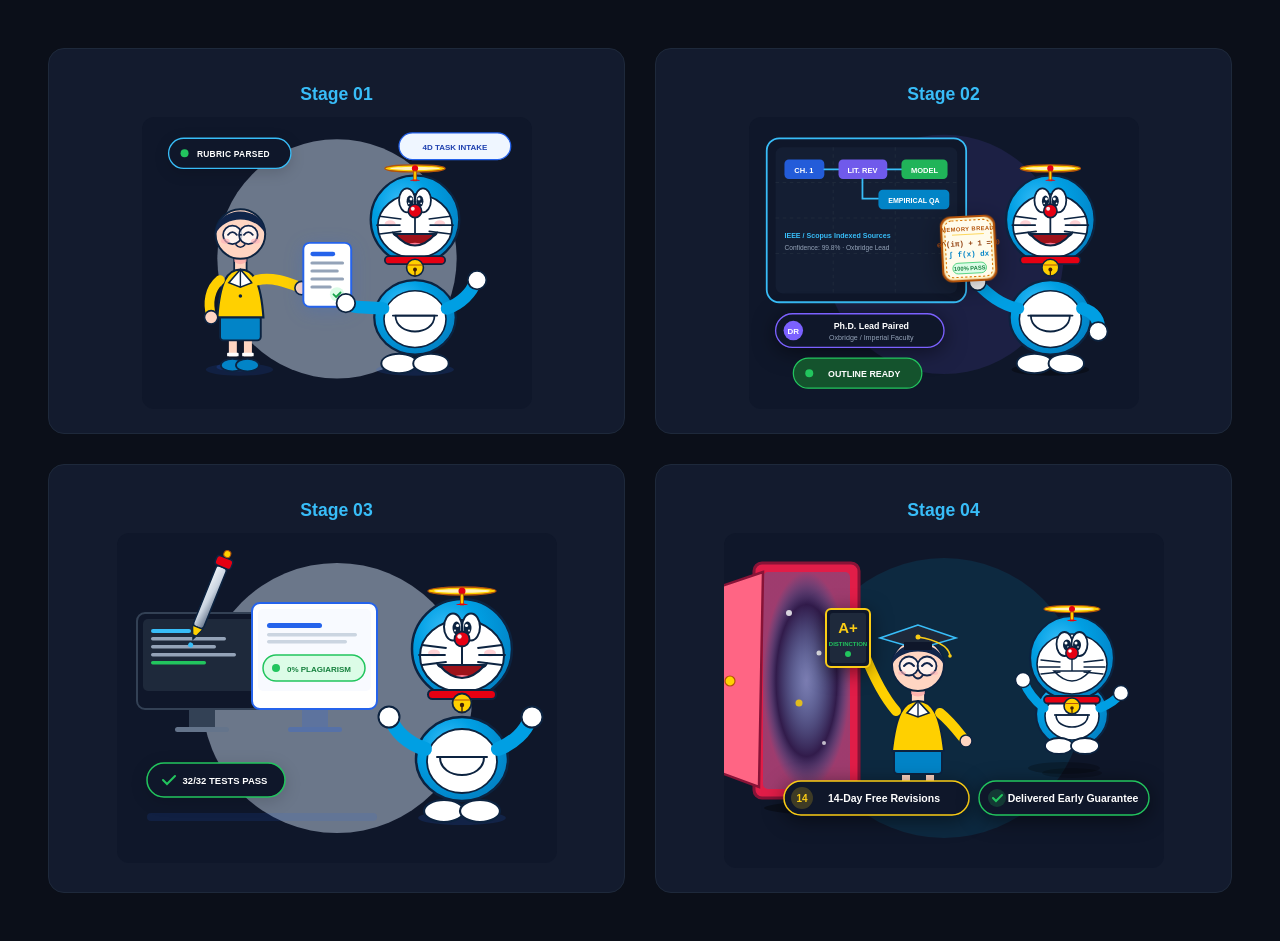
<file: public/test_stages_preview.html>
<!DOCTYPE html>
<html>
<head>
<meta charset="utf-8">
<title>Stage SVGs Review</title>
<style>
  body { background: #0b0f19; color: #fff; font-family: sans-serif; display: grid; grid-template-columns: 1fr 1fr; gap: 30px; padding: 40px; }
  .card { background: #131b2e; border: 1px solid #1e293b; border-radius: 16px; padding: 20px; text-align: center; }
  h2 { font-size: 1.1rem; margin-bottom: 12px; color: #38bdf8; }
  svg { width: 100%; max-width: 440px; height: auto; background: #0f172a; border-radius: 12px; }
</style>
</head>
<body>
<div class="card"><h2>Stage 01</h2><svg viewBox="0 0 440 330" fill="none" style="width: 100%; max-width: 390px; height: auto;">
          <defs>
            <radialGradient id="doraHeadS1" cx="35%" cy="30%" r="70%">
              <stop offset="0%" stop-color="#38bdf8"/>
              <stop offset="45%" stop-color="#009fe3"/>
              <stop offset="100%" stop-color="#0284c7"/>
            </radialGradient>
            <clipPath id="doraMouthS1">
              <path d="M 285 132 Q 308 158 331 132 Z"/>
            </clipPath>
          </defs>

          <!-- Soft Ambient Halo -->
          <circle cx="220" cy="160" r="135" fill="#dbeafe" opacity="0.45"/>

          <!-- Ground Shadows -->
          <ellipse cx="110" cy="285" rx="38" ry="7" fill="#2563EB" opacity="0.12"/>
          <ellipse cx="308" cy="285" rx="44" ry="7" fill="#2563EB" opacity="0.15"/>

          <!-- ================= NOBITA (Left) ================= -->
          <g id="nobitaS1">
            <!-- Baseline Shadow under Nobita's shoes -->
            <ellipse cx="108" cy="282" rx="24" ry="5" fill="#2563EB" opacity="0.2"/>

            <!-- Legs & Shoes (Firmly Grounded on baseline y=282) -->
            <rect x="98" y="248" width="9" height="22" fill="#ffd5c2"/>
            <rect x="115" y="248" width="9" height="22" fill="#ffd5c2"/>
            <rect x="96" y="266" width="13" height="4" fill="#ffffff" rx="1"/>
            <rect x="113" y="266" width="13" height="4" fill="#ffffff" rx="1"/>
            <ellipse cx="102" cy="280" rx="13" ry="7" fill="#0284c7" stroke="#0c2340" stroke-width="2"/>
            <ellipse cx="119" cy="280" rx="13" ry="7" fill="#0284c7" stroke="#0c2340" stroke-width="2"/>

            <!-- Blue Shorts -->
            <rect x="88" y="224" width="46" height="28" rx="4" fill="#0284c7" stroke="#0c2340" stroke-width="2.2"/>

            <!-- CONNECTED SOLID NECK (Anchoring chin y=152 securely into shirt y=178) -->
            <rect x="104" y="150" width="14" height="26" rx="2" fill="#ffd5c2" stroke="#0c2340" stroke-width="2"/>
            <!-- Chin shadow on neck -->
            <path d="M 104 158 Q 111 164 118 158 L 118 163 Q 111 169 104 163 Z" fill="#fca5a5" opacity="0.7"/>

            <!-- Yellow Polo Shirt Body -->
            <path d="M 111 172 C 96 172, 88 186, 85 226 L 137 226 C 134 186, 126 172, 111 172 Z" fill="#ffd000" stroke="#0c2340" stroke-width="2.4"/>
            <!-- White Polo Collar (Wrapping seamlessly around base of neck) -->
            <polygon points="111,172 98,187 111,192 124,187" fill="#ffffff" stroke="#0c2340" stroke-width="1.8"/>
            <line x1="111" y1="172" x2="111" y2="192" stroke="#0c2340" stroke-width="1.6"/>
            <!-- Shirt Button -->
            <circle cx="111" cy="202" r="2" fill="#0c2340"/>

            <!-- Left Arm Resting -->
            <path d="M 88 184 C 76 194, 74 210, 78 224" stroke="#ffd000" stroke-width="11" stroke-linecap="round"/>
            <circle cx="78" cy="226" r="7.5" fill="#ffd5c2" stroke="#0c2340" stroke-width="1.8"/>

            <!-- Right Arm Extending Forward Handing Assignment -->
            <path d="M 130 184 C 146 180, 162 186, 178 192" stroke="#ffd000" stroke-width="12" stroke-linecap="round"/>
            <circle cx="180" cy="193" r="7.5" fill="#ffd5c2" stroke="#0c2340" stroke-width="1.8"/>

            <!-- Nobita Head (Firmly joined with neck) -->
            <circle cx="111" cy="132" r="28" fill="#ffd5c2" stroke="#0c2340" stroke-width="2.2"/>
            <!-- Hair (Black classic round cut) -->
            <path d="M 83 132 C 83 98, 139 98, 139 132 C 129 110, 93 110, 83 132 Z" fill="#11254a"/>
            <!-- Round Signature Glasses -->
            <circle cx="102" cy="133" r="10.5" fill="rgba(255,255,255,0.75)" stroke="#11254a" stroke-width="2"/>
            <circle cx="120" cy="133" r="10.5" fill="rgba(255,255,255,0.75)" stroke="#11254a" stroke-width="2"/>
            <line x1="112.5" y1="133" x2="109.5" y2="133" stroke="#11254a" stroke-width="2.2"/>
            <!-- Happy Eyes (Classic Anime ^_^) -->
            <path d="M 97 133 Q 102 127 107 133" stroke="#11254a" stroke-width="2" stroke-linecap="round" fill="none"/>
            <path d="M 115 133 Q 120 127 125 133" stroke="#11254a" stroke-width="2" stroke-linecap="round" fill="none"/>
            <!-- Rosy anime blush & Smile -->
            <ellipse cx="94" cy="140" rx="5" ry="3" fill="#ffb3ba" opacity="0.65"/>
            <ellipse cx="128" cy="140" rx="5" ry="3" fill="#ffb3ba" opacity="0.65"/>
            <path d="M 106 144 Q 111 150 116 144" stroke="#11254a" stroke-width="1.8" stroke-linecap="round" fill="none"/>
          </g>

          <!-- ================= ASSIGNMENT BRIEF DOCUMENT ================= -->
          <g transform="translate(182, 142)">
            <rect x="0" y="0" width="54" height="72" rx="7" fill="#ffffff" stroke="#2563EB" stroke-width="2.2" filter="drop-shadow(0 4px 10px rgba(37,99,235,0.2))"/>
            <rect x="8" y="10" width="28" height="5" rx="2.5" fill="#2563EB"/>
            <rect x="8" y="21" width="38" height="3.5" rx="1.7" fill="#94a3b8"/>
            <rect x="8" y="30" width="32" height="3.5" rx="1.7" fill="#94a3b8"/>
            <rect x="8" y="39" width="38" height="3.5" rx="1.7" fill="#94a3b8"/>
            <rect x="8" y="48" width="24" height="3.5" rx="1.7" fill="#94a3b8"/>
            <circle cx="38" cy="58" r="8" fill="#dcfce7"/>
            <path d="M 34 58 l 3 3 l 5 -5" stroke="#16a34a" stroke-width="2" stroke-linecap="round"/>
          </g>

          <!-- ================= PERFECT DORAEMON (Right) ================= -->
          <g id="doraemonS1">
            <!-- Feet (Firmly Grounded on baseline y=282) -->
            <ellipse cx="290" cy="278" rx="20" ry="11" fill="#ffffff" stroke="#0c2340" stroke-width="2.2"/>
            <ellipse cx="326" cy="278" rx="20" ry="11" fill="#ffffff" stroke="#0c2340" stroke-width="2.2"/>

            <!-- Body (Blue Plump Torso) -->
            <ellipse cx="308" cy="226" rx="46" ry="42" fill="url(#doraHeadS1)" stroke="#0c2340" stroke-width="2.5"/>
            <!-- White Belly -->
            <ellipse cx="308" cy="228" rx="35" ry="32" fill="#ffffff" stroke="#0c2340" stroke-width="1.8"/>
            <!-- 4D Pocket (Half Moon Pouch) -->
            <path d="M 286 224 C 286 248, 330 248, 330 224 Z" fill="#ffffff" stroke="#0c2340" stroke-width="2"/>
            <line x1="283" y1="224" x2="333" y2="224" stroke="#0c2340" stroke-width="2" stroke-linecap="round"/>

            <!-- Left Arm Reaching to Receive Brief -->
            <path d="M 272 216 C 255 214, 240 216, 234 212" stroke="#009fe3" stroke-width="14" stroke-linecap="round"/>
            <circle cx="230" cy="210" r="10.5" fill="#ffffff" stroke="#0c2340" stroke-width="2"/>

            <!-- Right Arm Joyful Waving Up -->
            <path d="M 344 216 C 360 210, 372 198, 376 186" stroke="#009fe3" stroke-width="14" stroke-linecap="round"/>
            <circle cx="378" cy="184" r="10.5" fill="#ffffff" stroke="#0c2340" stroke-width="2"/>

            <!-- Head (Big Authentic Blue Sphere) -->
            <circle cx="308" cy="116" r="50" fill="url(#doraHeadS1)" stroke="#0c2340" stroke-width="2.5"/>

            <!-- White Face Mask (Large egg dome filling 75% of head) -->
            <ellipse cx="308" cy="123" rx="42" ry="36" fill="#ffffff" stroke="#0c2340" stroke-width="2"/>

            <!-- Cute anime rosy cheeks -->
            <ellipse cx="280" cy="120" rx="6" ry="3.5" fill="#ffb3ba" opacity="0.6"/>
            <ellipse cx="336" cy="120" rx="6" ry="3.5" fill="#ffb3ba" opacity="0.6"/>

            <!-- Eyes (Touching in Center!) -->
            <ellipse cx="299" cy="94" rx="9" ry="13.5" fill="#ffffff" stroke="#0c2340" stroke-width="2"/>
            <ellipse cx="302.5" cy="95" rx="4" ry="6.5" fill="#0c2340"/>
            <circle cx="303.5" cy="92.5" r="1.6" fill="#ffffff"/>
            <circle cx="301" cy="97.5" r="0.9" fill="#ffffff"/>

            <ellipse cx="317" cy="94" rx="9" ry="13.5" fill="#ffffff" stroke="#0c2340" stroke-width="2"/>
            <ellipse cx="313.5" cy="95" rx="4" ry="6.5" fill="#0c2340"/>
            <circle cx="312.5" cy="92.5" r="1.6" fill="#ffffff"/>
            <circle cx="315" cy="97.5" r="0.9" fill="#ffffff"/>

            <!-- Red Nose with Glossy Shine -->
            <circle cx="308" cy="106" r="7.5" fill="#e60012" stroke="#0c2340" stroke-width="1.8"/>
            <circle cx="305.5" cy="103.5" r="2.2" fill="#ffffff" opacity="0.9"/>

            <!-- Nose-to-Mouth Bridge Line -->
            <line x1="308" y1="113.5" x2="308" y2="132" stroke="#0c2340" stroke-width="2" stroke-linecap="round"/>

            <!-- Happy Open Smile with Cute Pink Tongue Inside -->
            <g clip-path="url(#doraMouthS1)">
              <path d="M 285 132 Q 308 158 331 132 Z" fill="#9e121a"/>
              <ellipse cx="308" cy="150" rx="13" ry="8" fill="#ff7a93"/>
            </g>
            <path d="M 285 132 Q 308 158 331 132 Z" fill="none" stroke="#0c2340" stroke-width="2.2" stroke-linejoin="round"/>
            <path d="M 283 130 Q 284 134 288 134" fill="none" stroke="#0c2340" stroke-width="1.8" stroke-linecap="round"/>
            <path d="M 333 130 Q 332 134 328 134" fill="none" stroke="#0c2340" stroke-width="1.8" stroke-linecap="round"/>

            <!-- Whiskers (3 per cheek) -->
            <line x1="268" y1="112" x2="292" y2="115" stroke="#0c2340" stroke-width="1.8" stroke-linecap="round"/>
            <line x1="265" y1="122" x2="291" y2="122" stroke="#0c2340" stroke-width="1.8" stroke-linecap="round"/>
            <line x1="268" y1="132" x2="292" y2="129" stroke="#0c2340" stroke-width="1.8" stroke-linecap="round"/>

            <line x1="348" y1="112" x2="324" y2="115" stroke="#0c2340" stroke-width="1.8" stroke-linecap="round"/>
            <line x1="351" y1="122" x2="325" y2="122" stroke="#0c2340" stroke-width="1.8" stroke-linecap="round"/>
            <line x1="348" y1="132" x2="324" y2="129" stroke="#0c2340" stroke-width="1.8" stroke-linecap="round"/>

            <!-- Red Collar hugging neck seam -->
            <rect x="274" y="157" width="68" height="9" rx="4.5" fill="#e60012" stroke="#0c2340" stroke-width="2"/>

            <!-- Golden Bell (Suzu) -->
            <circle cx="308" cy="170" r="9.5" fill="#ffd000" stroke="#0c2340" stroke-width="1.8"/>
            <line x1="300" y1="167" x2="316" y2="167" stroke="#b45309" stroke-width="1.2"/>
            <circle cx="308" cy="172" r="2.2" fill="#422006"/>
            <line x1="308" y1="174" x2="308" y2="179" stroke="#422006" stroke-width="1.4" stroke-linecap="round"/>

            <!-- Bamboo Copter on Head -->
            <ellipse cx="308" cy="58" rx="34" ry="4" fill="#ffd000" stroke="#b45309" stroke-width="1.4"/>
            <ellipse cx="308" cy="58" rx="28" ry="1.8" fill="#ffffff" opacity="0.75"/>
            <circle cx="308" cy="58" r="3.5" fill="#e60012"/>
            <rect x="306.5" y="61" width="3" height="11" fill="#ffd000" stroke="#b45309" stroke-width="1"/>
            <path d="M 302 72 C 304 70, 312 70, 314 72 Z" fill="#e60012"/>
          </g>

          <!-- ================= FLOATING BADGES ================= -->
          <!-- Floating Status Badge 1: Rubric Parsed -->
          <g transform="translate(30, 24)">
            <rect x="0" y="0" width="138" height="34" rx="17" fill="#0f172a" stroke="#38bdf8" stroke-width="1.5" filter="drop-shadow(0 4px 8px rgba(0,0,0,0.15))"/>
            <circle cx="18" cy="17" r="4.5" fill="#22c55e"/>
            <text x="32" y="21" font-family="'Plus Jakarta Sans', sans-serif" font-size="9.5" font-weight="800" fill="#ffffff" letter-spacing="0.3px">RUBRIC PARSED</text>
          </g>

          <!-- Floating Status Badge 2: 4D Task Intake -->
          <g transform="translate(290, 18)">
            <rect x="0" y="0" width="126" height="30" rx="15" fill="#eff6ff" stroke="#2563EB" stroke-width="1.4"/>
            <text x="63" y="19" font-family="'Plus Jakarta Sans', sans-serif" font-size="9" font-weight="700" fill="#1e40af" text-anchor="middle">4D TASK INTAKE</text>
          </g>
        </svg></div>
<div class="card"><h2>Stage 02</h2><svg viewBox="0 0 440 330" fill="none" style="width: 100%; max-width: 390px; height: auto;">
          <defs>
            <radialGradient id="doraHeadS2" cx="35%" cy="30%" r="70%">
              <stop offset="0%" stop-color="#38bdf8"/>
              <stop offset="45%" stop-color="#009fe3"/>
              <stop offset="100%" stop-color="#0284c7"/>
            </radialGradient>
            <linearGradient id="breadGradS2" x1="0%" y1="0%" x2="100%" y2="100%">
              <stop offset="0%" stop-color="#fed7aa"/>
              <stop offset="100%" stop-color="#f59e0b"/>
            </linearGradient>
            <clipPath id="doraMouthS2">
              <path d="M 317 132 Q 340 158 363 132 Z"/>
            </clipPath>
          </defs>

          <!-- Glowing Backdrop -->
          <circle cx="220" cy="155" r="135" fill="#7B61FF" opacity="0.12"/>

          <!-- Ground Shadow under Doraemon -->
          <ellipse cx="340" cy="285" rx="44" ry="7" fill="#000000" opacity="0.35"/>

          <!-- Blueprint Drafting Board on Left -->
          <g transform="translate(20, 24)">
            <rect x="0" y="0" width="225" height="185" rx="14" fill="#0f172a" stroke="#38bdf8" stroke-width="2"/>
            <rect x="10" y="10" width="205" height="165" rx="8" fill="#141e33"/>
            
            <!-- Grid Lines -->
            <line x1="10" y1="50" x2="215" y2="50" stroke="#1e293b" stroke-width="1.2" stroke-dasharray="4 4"/>
            <line x1="10" y1="90" x2="215" y2="90" stroke="#1e293b" stroke-width="1.2" stroke-dasharray="4 4"/>
            <line x1="10" y1="130" x2="215" y2="130" stroke="#1e293b" stroke-width="1.2" stroke-dasharray="4 4"/>
            <line x1="75" y1="10" x2="75" y2="175" stroke="#1e293b" stroke-width="1.2" stroke-dasharray="4 4"/>
            <line x1="145" y1="10" x2="145" y2="175" stroke="#1e293b" stroke-width="1.2" stroke-dasharray="4 4"/>

            <!-- Nodes -->
            <rect x="20" y="24" width="45" height="22" rx="5" fill="#2563EB" opacity="0.9"/>
            <text x="42" y="39" font-family="'Plus Jakarta Sans', sans-serif" font-size="8.5" font-weight="700" fill="#ffffff" text-anchor="middle">CH. 1</text>
            <path d="M 65 35 h 16" stroke="#38bdf8" stroke-width="2" stroke-linecap="round"/>
            
            <rect x="81" y="24" width="55" height="22" rx="5" fill="#7B61FF" opacity="0.9"/>
            <text x="108" y="39" font-family="'Plus Jakarta Sans', sans-serif" font-size="8.5" font-weight="700" fill="#ffffff" text-anchor="middle">LIT. REV</text>
            <path d="M 136 35 h 16" stroke="#38bdf8" stroke-width="2" stroke-linecap="round"/>
            
            <rect x="152" y="24" width="52" height="22" rx="5" fill="#22c55e" opacity="0.9"/>
            <text x="178" y="39" font-family="'Plus Jakarta Sans', sans-serif" font-size="8.5" font-weight="700" fill="#ffffff" text-anchor="middle">MODEL</text>

            <!-- Branching -->
            <path d="M 108 46 v 22 h 18" stroke="#38bdf8" stroke-width="2" stroke-linecap="round"/>
            <rect x="126" y="58" width="80" height="22" rx="5" fill="#0284c7"/>
            <text x="166" y="73" font-family="'Plus Jakarta Sans', sans-serif" font-size="8" font-weight="700" fill="#ffffff" text-anchor="middle">EMPIRICAL QA</text>

            <!-- Scopus / Research details -->
            <text x="20" y="112" font-family="'Plus Jakarta Sans', sans-serif" font-size="8" fill="#38bdf8" font-weight="600">IEEE / Scopus Indexed Sources</text>
            <text x="20" y="126" font-family="'Plus Jakarta Sans', sans-serif" font-size="7.5" fill="#94a3b8">Confidence: 99.8% · Oxbridge Lead</text>
          </g>

          <!-- ================= 100% CANONICAL DORAEMON (Right Side, Fully Grounded) ================= -->
          <g id="doraemonS2">
            <!-- Feet (Firmly Grounded on baseline y=282) -->
            <ellipse cx="322" cy="278" rx="20" ry="11" fill="#ffffff" stroke="#0c2340" stroke-width="2.2"/>
            <ellipse cx="358" cy="278" rx="20" ry="11" fill="#ffffff" stroke="#0c2340" stroke-width="2.2"/>

            <!-- Body (Blue Plump Torso) -->
            <ellipse cx="340" cy="226" rx="46" ry="42" fill="url(#doraHeadS2)" stroke="#0c2340" stroke-width="2.5"/>
            <!-- White Belly -->
            <ellipse cx="340" cy="228" rx="35" ry="32" fill="#ffffff" stroke="#0c2340" stroke-width="1.8"/>
            <!-- 4D Pocket -->
            <path d="M 318 224 C 318 248, 362 248, 362 224 Z" fill="#ffffff" stroke="#0c2340" stroke-width="2"/>
            <line x1="315" y1="224" x2="365" y2="224" stroke="#0c2340" stroke-width="2" stroke-linecap="round"/>

            <!-- Left Arm Holding Memory Bread Toward Blueprint -->
            <path d="M 304 216 C 284 212, 270 200, 258 188" stroke="#009fe3" stroke-width="13" stroke-linecap="round"/>
            <circle cx="258" cy="186" r="9.5" fill="#ffffff" stroke="#0c2340" stroke-width="1.8"/>

            <!-- Memory Bread (Anki-Pan) Toast Slice Stamped with Academic Proof -->
            <g transform="translate(216, 114) rotate(-3)">
              <!-- Outer Loaf Crust with Warm Golden Tone -->
              <rect x="0" y="0" width="60" height="72" rx="11" fill="#fef3c7" stroke="#b45309" stroke-width="2.5" filter="drop-shadow(0 6px 14px rgba(0,0,0,0.35))"/>
              <!-- Inner Soft Bread Surface -->
              <rect x="4" y="4" width="52" height="64" rx="8" fill="#fffbeb" stroke="#d97706" stroke-width="1.2" stroke-dasharray="2.5 2.5"/>
              
              <!-- Title: MEMORY BREAD (Clean, properly padded, zero overflow) -->
              <text x="30" y="16" font-family="'Plus Jakarta Sans', sans-serif" font-size="6.5" font-weight="900" fill="#b45309" letter-spacing="0.5" text-anchor="middle">MEMORY BREAD</text>
              <line x1="12" y1="20" x2="48" y2="20" stroke="#fcd34d" stroke-width="1"/>
              
              <!-- Stamped Formulas (Clear & High Contrast) -->
              <text x="30" y="33" font-family="monospace, 'Plus Jakarta Sans', sans-serif" font-size="8.5" font-weight="800" fill="#92400e" text-anchor="middle">e^(iπ) + 1 = 0</text>
              <text x="30" y="45" font-family="monospace, 'Plus Jakarta Sans', sans-serif" font-size="8.5" font-weight="800" fill="#0284c7" text-anchor="middle">∫ f(x) dx</text>
              
              <!-- Mini Distinction Badge -->
              <rect x="11" y="52" width="38" height="12" rx="6" fill="#dcfce7" stroke="#22c55e" stroke-width="0.8"/>
              <text x="30" y="60.5" font-family="'Plus Jakarta Sans', sans-serif" font-size="6.5" font-weight="800" fill="#15803d" text-anchor="middle">100% PASS</text>
            </g>

            <!-- Right Arm Guiding Blueprint Confidently -->
            <path d="M 376 216 C 390 220, 396 230, 394 240" stroke="#009fe3" stroke-width="14" stroke-linecap="round"/>
            <circle cx="394" cy="242" r="10.5" fill="#ffffff" stroke="#0c2340" stroke-width="2"/>

            <!-- Head (Big Authentic Blue Sphere) -->
            <circle cx="340" cy="116" r="50" fill="url(#doraHeadS2)" stroke="#0c2340" stroke-width="2.5"/>

            <!-- White Face Mask (Large egg dome filling 75% of head) -->
            <ellipse cx="340" cy="123" rx="42" ry="36" fill="#ffffff" stroke="#0c2340" stroke-width="2"/>

            <!-- Cute anime rosy cheeks -->
            <ellipse cx="312" cy="120" rx="6" ry="3.5" fill="#ffb3ba" opacity="0.6"/>
            <ellipse cx="368" cy="120" rx="6" ry="3.5" fill="#ffb3ba" opacity="0.6"/>

            <!-- Eyes (Touching in Center!) -->
            <ellipse cx="331" cy="94" rx="9" ry="13.5" fill="#ffffff" stroke="#0c2340" stroke-width="2"/>
            <ellipse cx="334.5" cy="95" rx="4" ry="6.5" fill="#0c2340"/>
            <circle cx="335.5" cy="92.5" r="1.6" fill="#ffffff"/>
            <circle cx="333" cy="97.5" r="0.9" fill="#ffffff"/>

            <ellipse cx="349" cy="94" rx="9" ry="13.5" fill="#ffffff" stroke="#0c2340" stroke-width="2"/>
            <ellipse cx="345.5" cy="95" rx="4" ry="6.5" fill="#0c2340"/>
            <circle cx="344.5" cy="92.5" r="1.6" fill="#ffffff"/>
            <circle cx="347" cy="97.5" r="0.9" fill="#ffffff"/>

            <!-- Red Nose with Glossy Shine -->
            <circle cx="340" cy="106" r="7.5" fill="#e60012" stroke="#0c2340" stroke-width="1.8"/>
            <circle cx="337.5" cy="103.5" r="2.2" fill="#ffffff" opacity="0.9"/>

            <!-- Nose-to-Mouth Bridge Line -->
            <line x1="340" y1="113.5" x2="340" y2="132" stroke="#0c2340" stroke-width="2" stroke-linecap="round"/>

            <!-- Happy Open Smile with Cute Pink Tongue Inside -->
            <g clip-path="url(#doraMouthS2)">
              <path d="M 317 132 Q 340 158 363 132 Z" fill="#9e121a"/>
              <ellipse cx="340" cy="150" rx="13" ry="8" fill="#ff7a93"/>
            </g>
            <path d="M 317 132 Q 340 158 363 132 Z" fill="none" stroke="#0c2340" stroke-width="2.2" stroke-linejoin="round"/>
            <path d="M 315 130 Q 316 134 320 134" fill="none" stroke="#0c2340" stroke-width="1.8" stroke-linecap="round"/>
            <path d="M 365 130 Q 364 134 360 134" fill="none" stroke="#0c2340" stroke-width="1.8" stroke-linecap="round"/>

            <!-- Whiskers (3 per cheek) -->
            <line x1="300" y1="112" x2="324" y2="115" stroke="#0c2340" stroke-width="1.8" stroke-linecap="round"/>
            <line x1="297" y1="122" x2="323" y2="122" stroke="#0c2340" stroke-width="1.8" stroke-linecap="round"/>
            <line x1="300" y1="132" x2="324" y2="129" stroke="#0c2340" stroke-width="1.8" stroke-linecap="round"/>

            <line x1="380" y1="112" x2="356" y2="115" stroke="#0c2340" stroke-width="1.8" stroke-linecap="round"/>
            <line x1="383" y1="122" x2="357" y2="122" stroke="#0c2340" stroke-width="1.8" stroke-linecap="round"/>
            <line x1="380" y1="132" x2="356" y2="129" stroke="#0c2340" stroke-width="1.8" stroke-linecap="round"/>

            <!-- Red Collar hugging neck seam -->
            <rect x="306" y="157" width="68" height="9" rx="4.5" fill="#e60012" stroke="#0c2340" stroke-width="2"/>

            <!-- Golden Bell (Suzu) -->
            <circle cx="340" cy="170" r="9.5" fill="#ffd000" stroke="#0c2340" stroke-width="1.8"/>
            <line x1="332" y1="167" x2="348" y2="167" stroke="#b45309" stroke-width="1.2"/>
            <circle cx="340" cy="172" r="2.2" fill="#422006"/>
            <line x1="340" y1="174" x2="340" y2="179" stroke="#422006" stroke-width="1.4" stroke-linecap="round"/>

            <!-- Bamboo Copter on Head -->
            <ellipse cx="340" cy="58" rx="34" ry="4" fill="#ffd000" stroke="#b45309" stroke-width="1.4"/>
            <ellipse cx="340" cy="58" rx="28" ry="1.8" fill="#ffffff" opacity="0.75"/>
            <circle cx="340" cy="58" r="3.5" fill="#e60012"/>
            <rect x="338.5" y="61" width="3" height="11" fill="#ffd000" stroke="#b45309" stroke-width="1"/>
            <path d="M 334 72 C 336 70, 344 70, 346 72 Z" fill="#e60012"/>
          </g>

          <!-- ================= FLOATING BADGES ================= -->
          <!-- Floating Status Badge 1: Ph.D. Lead Paired -->
          <g transform="translate(30, 222)">
            <rect x="0" y="0" width="190" height="38" rx="19" fill="#0f172a" stroke="#7B61FF" stroke-width="1.5" filter="drop-shadow(0 4px 12px rgba(0,0,0,0.5))"/>
            <circle cx="20" cy="19" r="11" fill="#7B61FF"/>
            <text x="20" y="23" font-family="'Poppins', sans-serif" font-size="9" font-weight="700" fill="#ffffff" text-anchor="middle">DR</text>
            <text x="108" y="17" font-family="'Plus Jakarta Sans', sans-serif" font-size="10" font-weight="700" fill="#ffffff" text-anchor="middle">Ph.D. Lead Paired</text>
            <text x="108" y="30" font-family="'Plus Jakarta Sans', sans-serif" font-size="8" fill="#94a3b8" text-anchor="middle">Oxbridge / Imperial Faculty</text>
          </g>

          <!-- Floating Status Badge 2: Outline Ready -->
          <g transform="translate(50, 272)">
            <rect x="0" y="0" width="145" height="34" rx="17" fill="#14532d" stroke="#22c55e" stroke-width="1.4"/>
            <circle cx="18" cy="17" r="4.5" fill="#22c55e"/>
            <text x="80" y="21" font-family="'Plus Jakarta Sans', sans-serif" font-size="10" font-weight="700" fill="#ffffff" text-anchor="middle">OUTLINE READY</text>
          </g>
        </svg></div>
<div class="card"><h2>Stage 03</h2><svg viewBox="0 0 440 330" fill="none" xmlns="http://www.w3.org/2000/svg">
  <defs>
    <radialGradient id="doraHeadS3" cx="35%" cy="30%" r="70%">
      <stop offset="0%" stop-color="#38bdf8"/>
      <stop offset="45%" stop-color="#009fe3"/>
      <stop offset="100%" stop-color="#0284c7"/>
    </radialGradient>
    <linearGradient id="pencilMetalS3" x1="0%" y1="0%" x2="100%" y2="100%">
      <stop offset="0%" stop-color="#f1f5f9"/>
      <stop offset="50%" stop-color="#cbd5e1"/>
      <stop offset="100%" stop-color="#64748b"/>
    </linearGradient>
    <clipPath id="doraMouthS3">
      <path d="M 322 132 Q 345 158 368 132 Z"/>
    </clipPath>
  </defs>

  <!-- Soft Halo Backdrop -->
  <circle cx="220" cy="165" r="135" fill="#DBEAFE" opacity="0.45"/>

  <!-- Ground Shadows -->
  <rect x="30" y="280" width="230" height="8" rx="4" fill="#2563EB" opacity="0.12"/>
  <ellipse cx="345" cy="285" rx="44" ry="7" fill="#2563EB" opacity="0.15"/>

  <!-- Left: Dual Screen Setup (Code Editor & Turnitin Screen) -->
  <g transform="translate(20, 80)">
    <!-- Screen 1: Terminal Code -->
    <rect x="0" y="0" width="130" height="96" rx="8" fill="#0f172a" stroke="#334155" stroke-width="2"/>
    <rect x="6" y="6" width="118" height="72" rx="5" fill="#1e293b"/>
    <rect x="52" y="96" width="26" height="18" fill="#334155"/>
    <rect x="38" y="114" width="54" height="5" rx="2.5" fill="#64748b"/>
    <rect x="14" y="16" width="40" height="4" rx="2" fill="#38bdf8"/>
    <rect x="14" y="24" width="75" height="3.5" rx="1.7" fill="#94a3b8"/>
    <rect x="14" y="32" width="65" height="3.5" rx="1.7" fill="#94a3b8"/>
    <rect x="14" y="40" width="85" height="3.5" rx="1.7" fill="#94a3b8"/>
    <rect x="14" y="48" width="55" height="3.5" rx="1.7" fill="#22c55e"/>

    <!-- Screen 2: Turnitin 0% Scanner -->
    <rect x="115" y="-10" width="125" height="106" rx="8" fill="#ffffff" stroke="#2563EB" stroke-width="2"/>
    <rect x="121" y="-4" width="113" height="82" rx="5" fill="#f8faff"/>
    <rect x="165" y="96" width="26" height="18" fill="#2563EB" opacity="0.2"/>
    <rect x="151" y="114" width="54" height="5" rx="2.5" fill="#2563EB" opacity="0.3"/>
    <rect x="130" y="10" width="55" height="5" rx="2.5" fill="#2563EB"/>
    <rect x="130" y="20" width="90" height="3.5" rx="1.7" fill="#cbd5e1"/>
    <rect x="130" y="27" width="80" height="3.5" rx="1.7" fill="#cbd5e1"/>
    
    <!-- 0% Plagiarism Badge -->
    <g transform="translate(126, 42)">
      <rect x="0" y="0" width="102" height="26" rx="13" fill="#dcfce7" stroke="#22c55e" stroke-width="1.5"/>
      <circle cx="13" cy="13" r="4" fill="#22c55e"/>
      <text x="56" y="17" font-family="'Plus Jakarta Sans', sans-serif" font-size="8" font-weight="800" fill="#15803d" text-anchor="middle">0% PLAGIARISM</text>
    </g>
  </g>

  <!-- ================= COMPUTER PENCIL (Hovering & Writing Code) ================= -->
  <g transform="translate(100, 32) rotate(22)">
    <rect x="0" y="0" width="11" height="65" rx="3" fill="url(#pencilMetalS3)" stroke="#0c2340" stroke-width="1.5"/>
    <polygon points="0,65 11,65 5.5,78" fill="#ffd000" stroke="#0c2340" stroke-width="1.2"/>
    <polygon points="3.5,73 7.5,73 5.5,78" fill="#0c2340"/>
    <rect x="-3" y="-10" width="17" height="10" rx="3" fill="#e60012" stroke="#0c2340" stroke-width="1.4"/>
    <circle cx="5.5" cy="-14" r="3.5" fill="#ffd200" stroke="#b45309" stroke-width="1"/>
    <circle cx="5.5" cy="84" r="2.5" fill="#38bdf8"/>
  </g>

  <!-- ================= 100% CANONICAL DORAEMON (Right Side, Fully Grounded) ================= -->
  <g id="doraemonS3">
    <!-- Feet (Firmly Grounded on baseline y=282) -->
    <ellipse cx="327" cy="278" rx="20" ry="11" fill="#ffffff" stroke="#0c2340" stroke-width="2.2"/>
    <ellipse cx="363" cy="278" rx="20" ry="11" fill="#ffffff" stroke="#0c2340" stroke-width="2.2"/>

    <!-- Body -->
    <ellipse cx="345" cy="226" rx="46" ry="42" fill="url(#doraHeadS3)" stroke="#0c2340" stroke-width="2.5"/>
    <!-- White Belly -->
    <ellipse cx="345" cy="228" rx="35" ry="32" fill="#ffffff" stroke="#0c2340" stroke-width="1.8"/>
    <!-- 4D Pocket -->
    <path d="M 323 224 C 323 248, 367 248, 367 224 Z" fill="#ffffff" stroke="#0c2340" stroke-width="2"/>
    <line x1="320" y1="224" x2="370" y2="224" stroke="#0c2340" stroke-width="2" stroke-linecap="round"/>

    <!-- Left Arm Thumbs Up Celebrating Tests -->
    <path d="M 308 216 C 290 210, 278 198, 274 186" stroke="#009fe3" stroke-width="14" stroke-linecap="round"/>
    <circle cx="272" cy="184" r="10.5" fill="#ffffff" stroke="#0c2340" stroke-width="2"/>

    <!-- Right Arm Joyful Waving Up -->
    <path d="M 381 216 C 397 210, 409 198, 413 186" stroke="#009fe3" stroke-width="14" stroke-linecap="round"/>
    <circle cx="415" cy="184" r="10.5" fill="#ffffff" stroke="#0c2340" stroke-width="2"/>

    <!-- Head (Big Authentic Blue Sphere) -->
    <circle cx="345" cy="116" r="50" fill="url(#doraHeadS3)" stroke="#0c2340" stroke-width="2.5"/>

    <!-- White Face Mask (Large egg dome filling 75% of head) -->
    <ellipse cx="345" cy="123" rx="42" ry="36" fill="#ffffff" stroke="#0c2340" stroke-width="2"/>

    <!-- Cute anime rosy cheeks -->
    <ellipse cx="317" cy="120" rx="6" ry="3.5" fill="#ffb3ba" opacity="0.6"/>
    <ellipse cx="373" cy="120" rx="6" ry="3.5" fill="#ffb3ba" opacity="0.6"/>

    <!-- Eyes (Touching in Center!) -->
    <ellipse cx="336" cy="94" rx="9" ry="13.5" fill="#ffffff" stroke="#0c2340" stroke-width="2"/>
    <ellipse cx="339.5" cy="95" rx="4" ry="6.5" fill="#0c2340"/>
    <circle cx="340.5" cy="92.5" r="1.6" fill="#ffffff"/>
    <circle cx="338" cy="97.5" r="0.9" fill="#ffffff"/>

    <ellipse cx="354" cy="94" rx="9" ry="13.5" fill="#ffffff" stroke="#0c2340" stroke-width="2"/>
    <ellipse cx="350.5" cy="95" rx="4" ry="6.5" fill="#0c2340"/>
    <circle cx="349.5" cy="92.5" r="1.6" fill="#ffffff"/>
    <circle cx="352" cy="97.5" r="0.9" fill="#ffffff"/>

    <!-- Red Nose with Glossy Shine -->
    <circle cx="345" cy="106" r="7.5" fill="#e60012" stroke="#0c2340" stroke-width="1.8"/>
    <circle cx="342.5" cy="103.5" r="2.2" fill="#ffffff" opacity="0.9"/>

    <!-- Nose-to-Mouth Bridge Line -->
    <line x1="345" y1="113.5" x2="345" y2="132" stroke="#0c2340" stroke-width="2" stroke-linecap="round"/>

    <!-- Happy Open Smile with Cute Pink Tongue Inside -->
    <g clip-path="url(#doraMouthS3)">
      <path d="M 322 132 Q 345 158 368 132 Z" fill="#9e121a"/>
      <ellipse cx="345" cy="150" rx="13" ry="8" fill="#ff7a93"/>
    </g>
    <path d="M 322 132 Q 345 158 368 132 Z" fill="none" stroke="#0c2340" stroke-width="2.2" stroke-linejoin="round"/>
    <path d="M 320 130 Q 321 134 325 134" fill="none" stroke="#0c2340" stroke-width="1.8" stroke-linecap="round"/>
    <path d="M 370 130 Q 369 134 365 134" fill="none" stroke="#0c2340" stroke-width="1.8" stroke-linecap="round"/>

    <!-- Whiskers (3 per cheek) -->
    <line x1="305" y1="112" x2="329" y2="115" stroke="#0c2340" stroke-width="1.8" stroke-linecap="round"/>
    <line x1="302" y1="122" x2="328" y2="122" stroke="#0c2340" stroke-width="1.8" stroke-linecap="round"/>
    <line x1="305" y1="132" x2="329" y2="129" stroke="#0c2340" stroke-width="1.8" stroke-linecap="round"/>

    <line x1="385" y1="112" x2="361" y2="115" stroke="#0c2340" stroke-width="1.8" stroke-linecap="round"/>
    <line x1="388" y1="122" x2="362" y2="122" stroke="#0c2340" stroke-width="1.8" stroke-linecap="round"/>
    <line x1="385" y1="132" x2="361" y2="129" stroke="#0c2340" stroke-width="1.8" stroke-linecap="round"/>

    <!-- Red Collar hugging neck seam -->
    <rect x="311" y="157" width="68" height="9" rx="4.5" fill="#e60012" stroke="#0c2340" stroke-width="2"/>

    <!-- Golden Bell (Suzu) -->
    <circle cx="345" cy="170" r="9.5" fill="#ffd000" stroke="#0c2340" stroke-width="1.8"/>
    <line x1="337" y1="167" x2="353" y2="167" stroke="#b45309" stroke-width="1.2"/>
    <circle cx="345" cy="172" r="2.2" fill="#422006"/>
    <line x1="345" y1="174" x2="345" y2="179" stroke="#422006" stroke-width="1.4" stroke-linecap="round"/>

    <!-- Bamboo Copter on Head -->
    <ellipse cx="345" cy="58" rx="34" ry="4" fill="#ffd000" stroke="#b45309" stroke-width="1.4"/>
    <ellipse cx="345" cy="58" rx="28" ry="1.8" fill="#ffffff" opacity="0.75"/>
    <circle cx="345" cy="58" r="3.5" fill="#e60012"/>
    <rect x="343.5" y="61" width="3" height="11" fill="#ffd000" stroke="#b45309" stroke-width="1"/>
    <path d="M 339 72 C 341 70, 349 70, 351 72 Z" fill="#e60012"/>
  </g>

  <!-- ================= FLOATING BADGES ================= -->
  <g transform="translate(30, 230)">
    <rect x="0" y="0" width="138" height="34" rx="17" fill="#0f172a" stroke="#22c55e" stroke-width="1.5" filter="drop-shadow(0 4px 8px rgba(0,0,0,0.15))"/>
    <path d="M 16 17 l 4 4 l 8 -8" stroke="#22c55e" stroke-width="2" stroke-linecap="round"/>
    <text x="78" y="21" font-family="'Plus Jakarta Sans', sans-serif" font-size="9.5" font-weight="700" fill="#ffffff" text-anchor="middle">32/32 TESTS PASS</text>
  </g>
</svg></div>
<div class="card"><h2>Stage 04</h2><svg viewBox="0 0 440 335" fill="none" xmlns="http://www.w3.org/2000/svg">
  <defs>
    <radialGradient id="portalGlowS4" cx="50%" cy="50%" r="50%">
      <stop offset="0%" stop-color="#38bdf8" stop-opacity="0.6"/>
      <stop offset="70%" stop-color="#1e1b4b" stop-opacity="0.9"/>
      <stop offset="100%" stop-color="#0284c7" stop-opacity="0.3"/>
    </radialGradient>
    <radialGradient id="doraHeadS4" cx="35%" cy="30%" r="70%">
      <stop offset="0%" stop-color="#38bdf8"/>
      <stop offset="45%" stop-color="#009fe3"/>
      <stop offset="100%" stop-color="#0284c7"/>
    </radialGradient>
    <clipPath id="doraMouthS4">
      <path d="M 330 112 Q 348 132 366 112 Z"/>
    </clipPath>
  </defs>

  <!-- Glowing Backdrop Aura -->
  <circle cx="220" cy="165" r="140" fill="#00C2FF" opacity="0.1"/>

  <!-- Baseline Ground Shadow -->
  <ellipse cx="140" cy="275" rx="100" ry="8" fill="#000000" opacity="0.35"/>
  <ellipse cx="340" cy="235" rx="36" ry="6" fill="#000000" opacity="0.25"/>

  <!-- ================= ANYWHERE DOOR (Left-Center) ================= -->
  <g transform="translate(30, 30)">
    <!-- Outer Deep Ruby Door Frame -->
    <rect x="0" y="0" width="105" height="235" rx="8" fill="#e11d48" stroke="#881337" stroke-width="3"/>
    <!-- Dimensional Portal Interior (Starfield Glow) -->
    <rect x="9" y="9" width="87" height="217" rx="5" fill="url(#portalGlowS4)"/>
    
    <!-- Portal Stars / Clouds -->
    <circle cx="35" cy="50" r="3" fill="#ffffff" opacity="0.8"/>
    <circle cx="65" cy="90" r="2.5" fill="#ffffff" opacity="0.9"/>
    <circle cx="45" cy="140" r="3.5" fill="#ffd200" opacity="0.8"/>
    <circle cx="70" cy="180" r="2" fill="#ffffff" opacity="0.7"/>

    <!-- Pink Door Panel Swung Open Backwards -->
    <polygon points="9,9 5,224 -38,208 -38,25" fill="#ff6584" stroke="#881337" stroke-width="2.5"/>
    <circle cx="-24" cy="118" r="5" fill="#ffd200" stroke="#b45309" stroke-width="1.2"/>
  </g>

  <!-- ================= NOBITA IN GRADUATION CAP (Center-Left) ================= -->
  <g transform="translate(130, 42)">
    <!-- Shadow under shoes -->
    <ellipse cx="65" cy="235" rx="28" ry="5" fill="#000000" opacity="0.3"/>

    <!-- Legs & Shoes (Firmly Grounded) -->
    <rect x="48" y="195" width="8" height="22" fill="#ffd5c2"/>
    <rect x="72" y="195" width="8" height="22" fill="#ffd5c2"/>
    <ellipse cx="52" cy="222" rx="12" ry="6" fill="#0284c7" stroke="#0c2340" stroke-width="1.8"/>
    <ellipse cx="76" cy="222" rx="12" ry="6" fill="#0284c7" stroke="#0c2340" stroke-width="1.8"/>

    <!-- Blue Shorts -->
    <rect x="40" y="174" width="48" height="25" rx="4" fill="#0284c7" stroke="#0c2340" stroke-width="2"/>

    <!-- CONNECTED SOLID NECK (Anchoring chin y=110 securely into shirt y=130) -->
    <rect x="57" y="108" width="14" height="26" rx="2" fill="#ffd5c2" stroke="#0c2340" stroke-width="1.8"/>
    <!-- Chin shadow on neck -->
    <path d="M 57 115 Q 64 120 71 115 L 71 119 Q 64 124 57 119 Z" fill="#fca5a5" opacity="0.7"/>

    <!-- Yellow Shirt -->
    <path d="M 64 126 C 49 126, 42 140, 38 176 L 90 176 C 86 140, 79 126, 64 126 Z" fill="#ffd000" stroke="#0c2340" stroke-width="2"/>
    <!-- White Collar wrapping around neck -->
    <polygon points="64,126 53,138 64,142 75,138" fill="#ffffff" stroke="#0c2340" stroke-width="1.6"/>
    <line x1="64" y1="126" x2="64" y2="142" stroke="#0c2340" stroke-width="1.4"/>

    <!-- Left Arm Raised High Holding Degree / Submission Package -->
    <path d="M 42 136 C 28 120, 18 98, 10 78" stroke="#ffd000" stroke-width="10" stroke-linecap="round"/>
    <circle cx="9" cy="76" r="6" fill="#ffd5c2" stroke="#0c2340" stroke-width="1.5"/>

    <!-- A+ CERTIFICATE / DEGREE FOLDER -->
    <g transform="translate(-28, 34)">
      <rect x="0" y="0" width="44" height="58" rx="5" fill="#0f172a" stroke="#facc15" stroke-width="2" filter="drop-shadow(0 4px 10px rgba(0,0,0,0.5))"/>
      <rect x="4" y="4" width="36" height="50" rx="3" fill="#1e293b"/>
      <text x="22" y="24" font-family="'Poppins', sans-serif" font-size="15" font-weight="900" fill="#facc15" text-anchor="middle">A+</text>
      <text x="22" y="37" font-family="'Plus Jakarta Sans', sans-serif" font-size="6" font-weight="800" fill="#22c55e" text-anchor="middle">DISTINCTION</text>
      <circle cx="22" cy="45" r="3" fill="#22c55e"/>
    </g>

    <!-- Right Arm Joyful Wave -->
    <path d="M 86 138 C 96 146, 102 154, 110 164" stroke="#ffd000" stroke-width="10" stroke-linecap="round"/>
    <circle cx="112" cy="166" r="6" fill="#ffd5c2" stroke="#0c2340" stroke-width="1.5"/>

    <!-- Nobita Head (Firmly attached to neck) -->
    <circle cx="64" cy="90" r="26" fill="#ffd5c2" stroke="#0c2340" stroke-width="2"/>
    <!-- Hair -->
    <path d="M 38 90 C 38 62, 90 62, 90 90 C 82 72, 46 72, 38 90 Z" fill="#11254a"/>
    
    <!-- Signature Round Glasses -->
    <circle cx="55" cy="91" r="9.5" fill="rgba(255,255,255,0.7)" stroke="#11254a" stroke-width="1.8"/>
    <circle cx="73" cy="91" r="9.5" fill="rgba(255,255,255,0.7)" stroke="#11254a" stroke-width="1.8"/>
    <line x1="64.5" y1="91" x2="63.5" y2="91" stroke="#11254a" stroke-width="2"/>
    
    <!-- Happy Anime ^_^ Eyes -->
    <path d="M 50 91 Q 55 85 60 91" stroke="#11254a" stroke-width="2" stroke-linecap="round" fill="none"/>
    <path d="M 68 91 Q 73 85 78 91" stroke="#11254a" stroke-width="2" stroke-linecap="round" fill="none"/>
    <!-- Cheeks & Happy Smile -->
    <ellipse cx="48" cy="98" rx="4" ry="2" fill="#ffb3ba" opacity="0.6"/>
    <ellipse cx="80" cy="98" rx="4" ry="2" fill="#ffb3ba" opacity="0.6"/>
    <path d="M 59 100 Q 64 107 69 100" stroke="#11254a" stroke-width="1.8" stroke-linecap="round" fill="none"/>

    <!-- GRADUATION CAP (Mortarboard) on Nobita! -->
    <polygon points="64,50 26,63 64,74 102,63" fill="#1e293b" stroke="#38bdf8" stroke-width="1.5"/>
    <rect x="50" y="67" width="28" height="8" fill="#0f172a"/>
    <circle cx="64" cy="62" r="2.5" fill="#facc15"/>
    <path d="M 64 62 C 82 65, 94 71, 96 80" stroke="#facc15" stroke-width="1.6" fill="none" stroke-linecap="round"/>
    <circle cx="96" cy="81" r="1.8" fill="#facc15"/>
  </g>

  <!-- ================= CANONICAL DORAEMON HOVERING WITH BAMBOO-COPTER (Right Side) ================= -->
  <!-- Doraemon celebrating graduation victory alongside Nobita -->
  <g transform="translate(348, 125)">
    <!-- Soft hover altitude shadow -->
    <ellipse cx="0" cy="115" rx="30" ry="5" fill="#000000" opacity="0.2"/>

    <!-- Torso (Plump Blue) -->
    <ellipse cx="0" cy="56" rx="36" ry="34" fill="url(#doraHeadS4)" stroke="#0c2340" stroke-width="2.2"/>
    <!-- White Tummy -->
    <ellipse cx="0" cy="58" rx="27" ry="24" fill="#ffffff" stroke="#0c2340" stroke-width="1.6"/>
    <!-- 4D Half-Moon Pocket -->
    <path d="M -16 57 C -16 73, 16 73, 16 57 Z" fill="#ffffff" stroke="#0c2340" stroke-width="1.6"/>
    <line x1="-18" y1="57" x2="18" y2="57" stroke="#0c2340" stroke-width="1.6"/>

    <!-- Rounded White Paws -->
    <!-- Left Hand Wave -->
    <path d="M -28 50 C -38 42, -45 32, -48 24" stroke="#009fe3" stroke-width="9" stroke-linecap="round"/>
    <circle cx="-49" cy="22" r="7.5" fill="#ffffff" stroke="#0c2340" stroke-width="1.5"/>
    <!-- Right Hand Thumbs-Up -->
    <path d="M 28 50 C 38 46, 44 42, 48 36" stroke="#009fe3" stroke-width="9" stroke-linecap="round"/>
    <circle cx="49" cy="35" r="7.5" fill="#ffffff" stroke="#0c2340" stroke-width="1.5"/>

    <!-- Cute Hovering Feet (Tucked slightly under body) -->
    <ellipse cx="-13" cy="88" rx="14" ry="8" fill="#ffffff" stroke="#0c2340" stroke-width="1.8"/>
    <ellipse cx="13" cy="88" rx="14" ry="8" fill="#ffffff" stroke="#0c2340" stroke-width="1.8"/>

    <!-- Doraemon Head -->
    <circle cx="0" cy="0" r="42" fill="url(#doraHeadS4)" stroke="#0c2340" stroke-width="2.2"/>
    <!-- White Face Mask (covers lower 75% of head) -->
    <ellipse cx="0" cy="6" rx="35" ry="30" fill="#ffffff" stroke="#0c2340" stroke-width="1.6"/>

    <!-- Large Touching Vertical Oval Eyes -->
    <ellipse cx="-7.5" cy="-14" rx="8" ry="12" fill="#ffffff" stroke="#0c2340" stroke-width="1.8"/>
    <ellipse cx="7.5" cy="-14" rx="8" ry="12" fill="#ffffff" stroke="#0c2340" stroke-width="1.8"/>
    <!-- Black Pupils with Double Specular Highlights -->
    <ellipse cx="-5" cy="-13" rx="4" ry="5.5" fill="#0c2340"/>
    <circle cx="-6" cy="-15" r="1.5" fill="#ffffff"/>
    <circle cx="-4" cy="-11" r="0.8" fill="#ffffff"/>

    <ellipse cx="5" cy="-13" rx="4" ry="5.5" fill="#0c2340"/>
    <circle cx="4" cy="-15" r="1.5" fill="#ffffff"/>
    <circle cx="6" cy="-11" r="0.8" fill="#ffffff"/>

    <!-- Shiny Red Nose -->
    <circle cx="0" cy="-5" r="6.2" fill="#e60012" stroke="#0c2340" stroke-width="1.4"/>
    <circle cx="-2" cy="-7" r="1.8" fill="#ffffff"/>

    <!-- Nose-to-Mouth Vertical Seam -->
    <line x1="0" y1="1.2" x2="0" y2="13" stroke="#0c2340" stroke-width="1.4"/>

    <!-- Joyful Wide Open Smile -->
    <g clip-path="url(#doraMouthS4)">
      <path d="M -18 13 Q 0 33 18 13 Z" fill="#9e121a" stroke="#0c2340" stroke-width="1.6"/>
      <!-- Pink Tongue inside mouth clip -->
      <ellipse cx="0" cy="27" rx="10" ry="6" fill="#ff7a93"/>
    </g>
    <!-- Crisp mouth arc outline -->
    <path d="M -18 13 Q 0 33 18 13 Z" fill="none" stroke="#0c2340" stroke-width="1.6"/>

    <!-- 6 Whiskers (3 on each cheek) radiating outwards -->
    <line x1="-31" y1="2" x2="-12" y2="4" stroke="#0c2340" stroke-width="1.4" stroke-linecap="round"/>
    <line x1="-33" y1="9" x2="-12" y2="9" stroke="#0c2340" stroke-width="1.4" stroke-linecap="round"/>
    <line x1="-31" y1="16" x2="-12" y2="14" stroke="#0c2340" stroke-width="1.4" stroke-linecap="round"/>

    <line x1="12" y1="4" x2="31" y2="2" stroke="#0c2340" stroke-width="1.4" stroke-linecap="round"/>
    <line x1="12" y1="9" x2="33" y2="9" stroke="#0c2340" stroke-width="1.4" stroke-linecap="round"/>
    <line x1="12" y1="14" x2="31" y2="16" stroke="#0c2340" stroke-width="1.4" stroke-linecap="round"/>

    <!-- Red Collar hugging neck -->
    <rect x="-28" y="38" width="56" height="7.5" rx="3.7" fill="#e60012" stroke="#0c2340" stroke-width="1.8"/>

    <!-- Golden Bell (Suzu) -->
    <circle cx="0" cy="48" r="8" fill="#ffd000" stroke="#0c2340" stroke-width="1.6"/>
    <line x1="-6.5" y1="45.5" x2="6.5" y2="45.5" stroke="#b45309" stroke-width="1"/>
    <circle cx="0" cy="50" r="1.8" fill="#422006"/>
    <line x1="0" y1="51.5" x2="0" y2="55" stroke="#422006" stroke-width="1.2" stroke-linecap="round"/>

    <!-- BAMBOO COPTER (Take-Copter) Spun Atop Head -->
    <ellipse cx="0" cy="-49" rx="28" ry="3.5" fill="#ffd000" stroke="#b45309" stroke-width="1.2"/>
    <ellipse cx="0" cy="-49" rx="22" ry="1.5" fill="#ffffff" opacity="0.75"/>
    <circle cx="0" cy="-49" r="3" fill="#e60012"/>
    <rect x="-1.5" y="-46" width="3" height="9" fill="#ffd000" stroke="#b45309" stroke-width="0.9"/>
    <path d="M -5 -37 C -3 -39, 3 -39, 5 -37 Z" fill="#e60012"/>
  </g>

  <!-- ================= FLOATING BADGES ================= -->
  <!-- Floating Badge 1: 14-Day Free Revisions -->
  <g transform="translate(60, 248)">
    <rect x="0" y="0" width="185" height="34" rx="17" fill="#0f172a" stroke="#facc15" stroke-width="1.5" filter="drop-shadow(0 4px 10px rgba(0,0,0,0.5))"/>
    <circle cx="18" cy="17" r="11" fill="rgba(250, 204, 21, 0.2)"/>
    <text x="18" y="21" font-family="'Poppins', sans-serif" font-size="10" font-weight="800" fill="#facc15" text-anchor="middle">14</text>
    <text x="100" y="21" font-family="'Plus Jakarta Sans', sans-serif" font-size="10.5" font-weight="700" fill="#ffffff" text-anchor="middle">14-Day Free Revisions</text>
  </g>

  <!-- Floating Badge 2: Delivered Early Guarantee -->
  <g transform="translate(255, 248)">
    <rect x="0" y="0" width="170" height="34" rx="17" fill="#0f172a" stroke="#22c55e" stroke-width="1.4" filter="drop-shadow(0 4px 10px rgba(0,0,0,0.5))"/>
    <circle cx="18" cy="17" r="9" fill="rgba(34, 197, 94, 0.2)"/>
    <path d="M 14 17 l 3 3 l 6 -6" stroke="#22c55e" stroke-width="2" stroke-linecap="round"/>
    <text x="94" y="21" font-family="'Plus Jakarta Sans', sans-serif" font-size="10.5" font-weight="700" fill="#ffffff" text-anchor="middle">Delivered Early Guarantee</text>
  </g>
</svg></div>
</body></html>
</file>
<file: css/style.css>
/* ===== THEME VARIABLES (MATCHING TRISTARAITSOLUTIONS.COM) ===== */
:root {
  --primary: #00C2FF;
  --primary-glow: rgba(0, 194, 255, 0.35);
  --blue: #00C2FF;
  --purple: #7B61FF;
  --grad: linear-gradient(135deg, #00C2FF, #7B61FF);
  --bg-dark: #0e0e11;
  --bg-dark2: #14141a;
  --card-dark: #1a1a24;
  --border-dark: rgba(255, 255, 255, 0.08);
  --border-hover: rgba(0, 194, 255, 0.35);
  --text-white: #ffffff;
  --text-gray: #94a3b8;
  --text-dark: #e2e8f0;
  --nav-height: 84px;
}

/* ===== RESET & BASE ===== */
*,
*::before,
*::after {
  margin: 0;
  padding: 0;
  box-sizing: border-box;
}

html {
  scroll-behavior: smooth;
  font-size: 16px;
  overflow-x: hidden;
  max-width: 100%;
  width: 100%;
}

body {
  font-family: 'Plus Jakarta Sans', 'Inter', sans-serif;
  color: #e2e8f0;
  background: var(--bg-dark);
  overflow-x: hidden;
  max-width: 100%;
  width: 100%;
  position: relative;
  -webkit-font-smoothing: antialiased;
}

h1, h2, h3, h4, h5, h6 {
  font-family: 'Poppins', 'Plus Jakarta Sans', sans-serif;
}

a {
  text-decoration: none;
  color: inherit;
}

img {
  max-width: 100%;
  display: block;
}

ul {
  list-style: none;
}


/* ===== UTILITY ===== */
.container {
  max-width: 1280px;
  margin: 0 auto;
  padding: 0 24px;
}

.section-label {
  font-family: 'Plus Jakarta Sans', sans-serif;
  font-size: 0.8rem;
  font-weight: 700;
  letter-spacing: 2.5px;
  text-transform: uppercase;
  color: var(--primary);
  margin-bottom: 12px;
  display: inline-block;
}

.section-title {
  font-size: clamp(2.2rem, 4.2vw, 3rem);
  font-weight: 800;
  color: #ffffff;
  line-height: 1.2;
  margin-bottom: 16px;
}

.section-desc {
  font-size: 1.1rem;
  color: #94a3b8;
  line-height: 1.75;
  max-width: 640px;
}


/* ===== BUTTONS (MATCHING TRISTARA ITSOLUTIONS) ===== */
.btn-primary, .btn-grad {
  display: inline-flex;
  align-items: center;
  gap: 8px;
  padding: 13px 28px;
  background: var(--grad);
  color: #fff;
  font-family: 'Plus Jakarta Sans', sans-serif;
  font-weight: 700;
  font-size: 0.95rem;
  border: none;
  border-radius: 50px;
  cursor: pointer;
  transition: all 0.3s ease;
  box-shadow: 0 4px 20px rgba(0, 194, 255, 0.25);
}

.btn-primary:hover, .btn-grad:hover {
  transform: translateY(-2px);
  box-shadow: 0 8px 30px rgba(0, 194, 255, 0.45);
  opacity: 0.95;
}

.btn-secondary {
  display: inline-flex;
  align-items: center;
  gap: 8px;
  padding: 13px 28px;
  background: rgba(255, 255, 255, 0.05);
  color: #ffffff;
  font-family: 'Plus Jakarta Sans', sans-serif;
  font-weight: 600;
  font-size: 0.95rem;
  border: 1.5px solid rgba(255, 255, 255, 0.2);
  border-radius: 50px;
  cursor: pointer;
  transition: all 0.3s ease;
}

.btn-secondary:hover {
  background: rgba(255, 255, 255, 0.12);
  border-color: var(--primary);
  color: var(--primary);
  transform: translateY(-2px);
}

.nav-btns-group {
  display: flex;
  align-items: center;
  gap: 12px;
}

.nav-btn {
  padding: 10px 20px;
  border-radius: 50px;
  text-decoration: none;
  font-weight: 700;
  font-size: 13.5px;
  transition: 0.3s;
  display: inline-flex;
  align-items: center;
  gap: 8px;
  border: none;
  cursor: pointer;
  font-family: 'Plus Jakarta Sans', sans-serif;
}

.whatsapp-btn {
  background: #25D366;
  color: #fff;
  box-shadow: 0 4px 15px rgba(37, 211, 102, 0.25);
}

.whatsapp-btn:hover {
  transform: translateY(-2px);
  box-shadow: 0 8px 25px rgba(37, 211, 102, 0.4);
  color: #fff;
}

.hire-btn {
  background: linear-gradient(135deg, #00C2FF, #7B61FF);
  color: #fff;
  box-shadow: 0 4px 20px rgba(0, 194, 255, 0.25);
}

.hire-btn:hover {
  transform: translateY(-2px);
  box-shadow: 0 8px 30px rgba(0, 194, 255, 0.45);
  opacity: 0.95;
}


/* ===== PREMIUM NAVBAR (MATCHING TRISTARAITSOLUTIONS.COM) ===== */
.navbar {
  position: fixed;
  top: 0;
  left: 0;
  width: 100%;
  height: var(--nav-height);
  z-index: 1000;
  background: rgba(14, 14, 17, 0.95);
  backdrop-filter: blur(12px);
  -webkit-backdrop-filter: blur(12px);
  border-bottom: 1px solid rgba(255, 255, 255, 0.08);
  display: flex;
  align-items: center;
  transition: all 0.3s ease;
}

.navbar.scrolled {
  background: rgba(14, 14, 17, 0.98);
  box-shadow: 0 10px 30px rgba(0, 0, 0, 0.4);
}

.navbar .container {
  display: flex;
  justify-content: space-between;
  align-items: center;
  width: 100%;
}

.nav-logo {
  display: flex;
  align-items: center;
  text-decoration: none;
}

.nav-logo-img {
  height: 48px;
  width: auto;
  max-width: 190px;
  object-fit: contain;
  display: block;
  transition: transform 0.3s ease;
}

.nav-logo:hover .nav-logo-img {
  transform: scale(1.03);
}

.nav-links {
  display: flex;
  align-items: center;
  gap: 26px;
  list-style: none;
}

.nav-links a {
  font-size: 15px;
  font-weight: 600;
  color: #f1f1f1;
  transition: color 0.25s ease;
  position: relative;
  display: flex;
  align-items: center;
  gap: 6px;
  padding: 6px 0;
}

.nav-links a:hover,
.nav-links a.active {
  color: var(--primary);
}

.nav-links a.active::after {
  content: '';
  position: absolute;
  bottom: 0;
  left: 0;
  width: 100%;
  height: 2px;
  background: var(--primary);
  border-radius: 2px;
  box-shadow: 0 0 8px var(--primary);
}

.mobile-toggle {
  display: none;
  cursor: pointer;
  background: none;
  border: none;
}

.mobile-toggle span {
  display: block;
  width: 26px;
  height: 2px;
  background: #ffffff;
  margin: 6px 0;
  transition: all 0.3s;
}


/* ===== HERO ===== */
.hero {
  min-height: 100vh;
  display: flex;
  align-items: center;
  padding-top: calc(var(--nav-height) + 40px);
  position: relative;
  overflow: hidden;
  background: radial-gradient(circle at 80% 20%, rgba(0, 194, 255, 0.08) 0%, transparent 60%),
              radial-gradient(circle at 20% 80%, rgba(123, 97, 255, 0.06) 0%, transparent 60%),
              var(--bg-dark);
}

.hero::before {
  content: '';
  position: absolute;
  top: -30%;
  right: -10%;
  width: 700px;
  height: 700px;
  background: radial-gradient(circle, rgba(0, 194, 255, 0.12) 0%, transparent 70%);
  border-radius: 50%;
  pointer-events: none;
}

.hero::after {
  content: '';
  position: absolute;
  bottom: -20%;
  left: -10%;
  width: 600px;
  height: 600px;
  background: radial-gradient(circle, rgba(123, 97, 255, 0.08) 0%, transparent 70%);
  border-radius: 50%;
  pointer-events: none;
}

.hero .container {
  display: grid;
  grid-template-columns: 1fr 1fr;
  gap: 60px;
  align-items: center;
  position: relative;
  z-index: 2;
}

.hero-content {
  max-width: 580px;
}

.hero-badge {
  display: inline-flex;
  align-items: center;
  gap: 8px;
  padding: 8px 18px;
  background: linear-gradient(135deg, rgba(0, 194, 255, 0.12), rgba(123, 97, 255, 0.12));
  border: 1px solid rgba(0, 194, 255, 0.3);
  color: var(--primary);
  font-size: 0.82rem;
  font-weight: 700;
  border-radius: 50px;
  margin-bottom: 24px;
  letter-spacing: 0.5px;
}

.hero-badge span {
  animation: pulse-dot 2s infinite;
}

@keyframes pulse-dot {
  0%, 100% { opacity: 1; }
  50% { opacity: 0.3; }
}

.hero h1 {
  font-size: clamp(2.5rem, 5vw, 3.8rem);
  font-weight: 800;
  line-height: 1.15;
  color: #ffffff;
  margin-bottom: 20px;
}

.hero h1 .gradient-text, .gradient-text {
  background: var(--grad);
  -webkit-background-clip: text;
  -webkit-text-fill-color: transparent;
  background-clip: text;
}

.hero p {
  font-size: 1.15rem;
  color: #94a3b8;
  line-height: 1.75;
  margin-bottom: 36px;
}

.hero-buttons {
  display: flex;
  gap: 16px;
  flex-wrap: wrap;
  margin-bottom: 48px;
}

.hero-trust {
  display: flex;
  gap: 32px;
  flex-wrap: wrap;
  border-top: 1px solid var(--border-dark);
  padding-top: 28px;
}

.trust-item {
  display: flex;
  align-items: center;
  gap: 12px;
}

.trust-icon {
  width: 42px;
  height: 42px;
  background: rgba(0, 194, 255, 0.1);
  border: 1px solid rgba(0, 194, 255, 0.2);
  border-radius: 12px;
  display: flex;
  align-items: center;
  justify-content: center;
}

.trust-icon svg {
  width: 20px;
  height: 20px;
  color: var(--primary);
}

.trust-text .trust-number {
  font-family: 'Poppins', sans-serif;
  font-weight: 700;
  font-size: 1.1rem;
  color: #ffffff;
}

.trust-text .trust-label {
  font-size: 0.78rem;
  color: #94a3b8;
  font-weight: 500;
}


/* ===== HERO ILLUSTRATION ===== */
.hero-visual {
  position: relative;
  display: flex;
  align-items: center;
  justify-content: center;
}

.hero-illustration {
  width: 100%;
  max-width: 520px;
  position: relative;
  z-index: 2;
}

.hero-illustration svg {
  width: 100%;
  height: auto;
}


/* ===== FLOATING ELEMENTS ===== */
.floating-el {
  position: absolute;
  z-index: 3;
  animation: float 6s ease-in-out infinite;
}

.floating-el:nth-child(2) { animation-delay: -1s; }
.floating-el:nth-child(3) { animation-delay: -2s; }
.floating-el:nth-child(4) { animation-delay: -3s; }
.floating-el:nth-child(5) { animation-delay: -4s; }

@keyframes float {
  0%, 100% { transform: translateY(0px) rotate(0deg); }
  25% { transform: translateY(-15px) rotate(2deg); }
  50% { transform: translateY(-8px) rotate(-1deg); }
  75% { transform: translateY(-20px) rotate(1deg); }
}

.float-book   { top: 5%; right: 5%; }
.float-paper  { top: 20%; left: -5%; }
.float-laptop { bottom: 15%; right: 0%; }
.float-bulb   { top: -5%; left: 30%; }
.float-code   { bottom: 5%; left: 5%; }


/* ===== TRUST BAR ===== */
.trust-bar {
  padding: 60px 0;
  background: linear-gradient(135deg, #2563EB, #1E40AF);
  position: relative;
  overflow: hidden;
}

.trust-bar::before {
  content: '';
  position: absolute;
  top: 0; left: 0; right: 0; bottom: 0;
  background: url("data:image/svg+xml,%3Csvg width='60' height='60' viewBox='0 0 60 60' xmlns='http://www.w3.org/2000/svg'%3E%3Cg fill='none' fill-rule='evenodd'%3E%3Cg fill='%23ffffff' fill-opacity='0.05'%3E%3Cpath d='M36 34v-4h-2v4h-4v2h4v4h2v-4h4v-2h-4zm0-30V0h-2v4h-4v2h4v4h2V6h4V4h-4zM6 34v-4H4v4H0v2h4v4h2v-4h4v-2H6zM6 4V0H4v4H0v2h4v4h2V6h4V4H6z'/%3E%3C/g%3E%3C/g%3E%3C/svg%3E");
  pointer-events: none;
}

.trust-bar .container {
  display: grid;
  grid-template-columns: repeat(4, 1fr);
  gap: 40px;
  text-align: center;
}

.trust-stat {
  position: relative;
}

.trust-stat-number {
  font-family: 'Poppins', sans-serif;
  font-size: clamp(2rem, 4vw, 2.8rem);
  font-weight: 700;
  color: #ffffff;
  margin-bottom: 4px;
}

.trust-stat-label {
  font-size: 0.95rem;
  color: rgba(255, 255, 255, 0.8);
  font-weight: 400;
}


/* ===== HOW IT WORKS (LIGHT THEME) ===== */
.how-it-works {
  padding: 120px 0;
  position: relative;
  background: #f8faff;
  border-top: 1px solid #e2e8f0;
  border-bottom: 1px solid #e2e8f0;
}

.how-header {
  text-align: center;
  margin-bottom: 80px;
}

.how-header .section-label {
  color: #2563EB;
}

.how-header .section-title {
  color: #0f172a;
}

.how-header .section-desc {
  color: #64748b;
  margin: 0 auto;
}

/* Paper Airplane SVG Path */
.airplane-path-container {
  position: absolute;
  top: 0;
  left: 0;
  width: 100%;
  height: 100%;
  pointer-events: none;
  z-index: 1;
}

.airplane-path-container svg {
  width: 100%;
  height: 100%;
}

.flight-path {
  fill: none;
  stroke: #2563EB;
  stroke-width: 2.5;
  stroke-dasharray: 8, 8;
  opacity: 0.45;
}

.paper-airplane {
  position: absolute;
  z-index: 5;
  filter: drop-shadow(0 4px 14px rgba(37, 99, 235, 0.35));
  transition: none;
}

/* Steps */
.steps-wrapper {
  position: relative;
  z-index: 2;
}

.step-row {
  display: grid;
  grid-template-columns: 1fr 1fr;
  gap: 80px;
  align-items: center;
  margin-bottom: 100px;
  width: 100%;
  max-width: 100%;
  box-sizing: border-box;
}

.step-row > * {
  min-width: 0;
  max-width: 100%;
  box-sizing: border-box;
}

.service-card {
  width: 100%;
  max-width: 100%;
  box-sizing: border-box;
}

.service-feature-box {
  width: 100%;
  max-width: 100%;
  box-sizing: border-box;
}

.service-checklist {
  list-style: none;
  padding: 0;
  margin: 0;
  width: 100%;
  box-sizing: border-box;
}

.service-checklist li {
  word-break: break-word;
  overflow-wrap: break-word;
}

.step-row:last-child {
  margin-bottom: 0;
}

.step-row.reverse .step-visual {
  order: 2;
}

.step-row.reverse .step-content {
  order: 1;
}

.step-visual {
  display: flex;
  justify-content: center;
  align-items: center;
}

.step-illustration {
  width: 100%;
  max-width: 380px;
  position: relative;
}

.step-illustration svg {
  width: 100%;
  height: auto;
}

.step-number {
  display: inline-flex;
  align-items: center;
  justify-content: center;
  width: 50px;
  height: 50px;
  background: linear-gradient(135deg, #2563EB, #7B61FF);
  color: #fff;
  font-family: 'Poppins', sans-serif;
  font-weight: 700;
  font-size: 1.25rem;
  border-radius: 16px;
  margin-bottom: 20px;
  box-shadow: 0 4px 20px rgba(37, 99, 235, 0.25);
}

.step-content h3 {
  font-size: 1.7rem;
  font-weight: 700;
  color: #0f172a;
  margin-bottom: 14px;
}

.step-content p {
  font-size: 1.05rem;
  color: #475569;
  line-height: 1.75;
  max-width: 440px;
}

.step-content .step-features {
  margin-top: 24px;
  display: flex;
  flex-direction: column;
  gap: 12px;
}

.step-feature {
  display: flex;
  align-items: center;
  gap: 12px;
  font-size: 0.95rem;
  color: #334155;
}

.step-feature svg {
  width: 18px;
  height: 18px;
  color: #2563EB;
  flex-shrink: 0;
}


/* ===== SERVICES ===== */
.services {
  padding: 120px 0;
  background: var(--bg-dark);
}

.services-header {
  text-align: center;
  margin-bottom: 70px;
}

.services-header .section-desc {
  margin: 0 auto;
}

.services-grid {
  display: grid;
  grid-template-columns: repeat(3, 1fr);
  gap: 28px;
}

.service-card {
  position: relative;
  background: var(--card-dark);
  border: 1px solid var(--border-dark);
  border-radius: 20px;
  padding: 38px 30px;
  transition: all 0.4s cubic-bezier(0.16, 1, 0.3, 1);
  overflow: hidden;
  cursor: pointer;
}

.service-card::before {
  content: '';
  position: absolute;
  top: 0;
  left: 0;
  width: 100%;
  height: 3px;
  background: var(--grad);
  transform: scaleX(0);
  transform-origin: left;
  transition: transform 0.4s cubic-bezier(0.16, 1, 0.3, 1);
}

.service-card:hover {
  border-color: var(--border-hover);
  transform: translateY(-8px);
  box-shadow: 0 20px 50px rgba(0, 194, 255, 0.12);
}

.service-card:hover::before {
  transform: scaleX(1);
}

.service-card:nth-child(even) {
  margin-top: 40px;
}

.service-icon {
  width: 64px;
  height: 64px;
  background: rgba(0, 194, 255, 0.1);
  border: 1px solid rgba(0, 194, 255, 0.2);
  border-radius: 16px;
  display: flex;
  align-items: center;
  justify-content: center;
  margin-bottom: 22px;
  transition: all 0.3s ease;
}

.service-card:hover .service-icon {
  background: var(--grad);
  border-color: transparent;
}

.service-card:hover .service-icon svg {
  color: #fff;
}

.service-icon svg {
  width: 28px;
  height: 28px;
  color: var(--primary);
  transition: color 0.3s;
}

.service-card h3 {
  font-size: 1.25rem;
  font-weight: 700;
  color: #ffffff;
  margin-bottom: 12px;
}

.service-card p {
  font-size: 0.92rem;
  color: #94a3b8;
  line-height: 1.65;
}

.service-card .service-arrow {
  display: flex;
  align-items: center;
  gap: 6px;
  margin-top: 18px;
  font-size: 0.88rem;
  font-weight: 600;
  color: var(--primary);
  opacity: 0;
  transform: translateX(-10px);
  transition: all 0.3s ease;
}

.service-card:hover .service-arrow {
  opacity: 1;
  transform: translateX(0);
}


/* ===== SUBJECTS (GLOBAL KNOWLEDGE NETWORK GLOBE THEME — LIGHT SECTION, DARK GLOBE & PILLS) ===== */
.subjects {
  padding: 120px 0;
  background: #ffffff;
  border-top: 1px solid #e2e8f0;
  border-bottom: 1px solid #e2e8f0;
  position: relative;
  overflow: hidden;
}

.subjects-header {
  text-align: center;
  margin-bottom: 50px;
  position: relative;
  z-index: 5;
}

.subjects-header .section-label {
  color: #2563EB;
}

.subjects-header .section-title {
  color: #0f172a;
}

.subjects-header .section-desc {
  margin: 0 auto;
  color: #64748b;
}

/* Orbit Ecosystem Container */
.subjects-orbit-stage {
  position: relative;
  max-width: 960px;
  min-height: 620px;
  margin: 0 auto;
  display: flex;
  align-items: center;
  justify-content: center;
}

/* Central Digital Earth Ecosystem */
.globe-center-wrapper {
  position: relative;
  z-index: 10;
  display: flex;
  flex-direction: column;
  align-items: center;
  justify-content: center;
}

/* Spherical Earth Globe (Compact, sleek & fully digital) */
.digital-earth-sphere {
  position: relative;
  width: 106px;
  height: 106px;
  border-radius: 50%;
  box-shadow: 0 10px 30px rgba(2, 132, 199, 0.35), 0 0 25px rgba(56, 189, 248, 0.3);
  display: flex;
  align-items: center;
  justify-content: center;
  transition: transform 0.4s ease, box-shadow 0.4s ease;
}

.digital-earth-sphere:hover {
  transform: scale(1.08);
  box-shadow: 0 16px 40px rgba(2, 132, 199, 0.45), 0 0 35px rgba(56, 189, 248, 0.5);
}

.earth-glow-aura {
  position: absolute;
  top: -8px;
  left: -8px;
  right: -8px;
  bottom: -8px;
  border-radius: 50%;
  background: radial-gradient(circle, rgba(56, 189, 248, 0.3) 0%, rgba(34, 197, 94, 0.15) 50%, transparent 72%);
  pointer-events: none;
  z-index: -1;
  animation: pulseEarthAura 3s ease-in-out infinite;
}

@keyframes pulseEarthAura {
  0%, 100% {
    transform: scale(1);
    opacity: 0.6;
  }
  50% {
    transform: scale(1.15);
    opacity: 0.95;
  }
}

.digital-earth-svg {
  width: 100%;
  height: 100%;
  display: block;
  border-radius: 50%;
}

/* Continuous 360 Degree Earth Continents Rotation Animation */
.rotating-continents-track {
  animation: spinContinents 14s linear infinite;
}

@keyframes spinContinents {
  0% {
    transform: translateX(0);
  }
  100% {
    transform: translateX(-100px);
  }
}

/* Outside Floating Badge (Positioned Cleanly Outside the Earth Sphere) */
.globe-outside-pill {
  margin-top: 14px;
  background: #ffffff;
  border: 1.5px solid #dbeafe;
  border-radius: 30px;
  padding: 6px 18px;
  box-shadow: 0 6px 20px rgba(15, 23, 42, 0.08);
  text-align: center;
  white-space: nowrap;
  transition: all 0.3s ease;
}

.globe-outside-pill:hover {
  border-color: #38bdf8;
  transform: translateY(-2px);
  box-shadow: 0 8px 24px rgba(2, 132, 199, 0.15);
}

.outside-pill-title {
  font-family: 'Poppins', sans-serif;
  font-size: 0.8rem;
  font-weight: 800;
  letter-spacing: 0.6px;
  text-transform: uppercase;
  color: #0f172a;
  line-height: 1.2;
}

.outside-pill-sub {
  font-family: 'Plus Jakarta Sans', sans-serif;
  font-size: 0.72rem;
  font-weight: 700;
  color: #0284c7;
  margin-top: 2px;
}

/* Concentric Orbit Rings (Darkened for Clear Definition) */
.orbit-ring {
  position: absolute;
  top: 50%;
  left: 50%;
  transform: translate(-50%, -50%);
  border-radius: 50%;
  pointer-events: none;
}

.orbit-ring-inner {
  width: 360px;
  height: 360px;
  border: 2px dashed #64748b;
  opacity: 0.85;
}

.orbit-ring-mid {
  width: 560px;
  height: 560px;
  border: 2px dashed #64748b;
  opacity: 0.65;
}

.orbit-ring-outer {
  width: 760px;
  height: 760px;
  border: 2px dashed #94a3b8;
  opacity: 0.6;
}

/* Orbit Subject Nodes (Clean Premium Cards with Defined Darker Borders) */
.subject-node {
  position: absolute;
  z-index: 12;
  background: #ffffff;
  border: 1.5px solid #94a3b8;
  border-radius: 30px;
  padding: 10px 22px;
  font-family: 'Plus Jakarta Sans', sans-serif;
  font-size: 0.88rem;
  font-weight: 600;
  color: #0f172a;
  display: inline-flex;
  align-items: center;
  gap: 9px;
  white-space: nowrap;
  box-shadow: 0 4px 18px rgba(15, 23, 42, 0.08);
  transition: all 0.25s ease;
  cursor: pointer;
}

.subject-node .node-dot {
  width: 8px;
  height: 8px;
  border-radius: 50%;
  background: #2563EB;
  flex-shrink: 0;
}

/* Simple, gentle hover animation */
.subject-node:hover {
  border-color: #2563EB;
  color: #2563EB;
  background: #f8faff;
  transform: translateY(-2px);
  box-shadow: 0 8px 24px rgba(37, 99, 235, 0.14);
}

/* Maintain exact center X alignment for middle three items on hover */
.subject-node.sn-cs:hover,
.subject-node.sn-ds:hover,
.subject-node.sn-fin:hover {
  transform: translateX(-50%) translateY(-2px);
}

/* Node Clean Orbital Coordinates */
.sn-cs   { top: 5%;  left: 50%; transform: translateX(-50%); }
.sn-it   { top: 16%; right: 14%; }
.sn-eng  { top: 40%; right: 4%; }
.sn-math { top: 66%; right: 8%; }
.sn-bus  { bottom: 12%; right: 20%; }
.sn-fin  { bottom: 3%; left: 50%; transform: translateX(-50%); }
.sn-mkt  { bottom: 12%; left: 20%; }
.sn-stat { top: 66%; left: 8%; }
.sn-hlth { top: 40%; left: 4%; }
.sn-econ { top: 16%; left: 14%; }
.sn-ds   { top: 27%; left: 50%; transform: translateX(-50%); }

/* Mobile fallback for orbit */
@media (max-width: 820px) {
  .subjects-orbit-stage {
    min-height: auto;
    display: flex;
    flex-wrap: wrap;
    gap: 12px;
    justify-content: center;
    padding: 20px 0;
  }
  .globe-center-wrapper {
    width: 100%;
    margin-bottom: 20px;
    order: -1;
  }
  .orbit-ring {
    display: none;
  }
  .subject-node {
    position: static;
    transform: none !important;
  }
}


/* ===== WHY CHOOSE US (DARK THEME) ===== */
.why-us {
  padding: 120px 0;
  background: var(--bg-dark2);
  border-top: 1px solid var(--border-dark);
}

.why-header {
  text-align: center;
  margin-bottom: 70px;
}

.why-header .section-label {
  color: var(--primary);
}

.why-header .section-title {
  color: #ffffff;
}

.why-header .section-desc {
  margin: 0 auto;
  color: #94a3b8;
}

.why-grid {
  display: grid;
  grid-template-columns: repeat(3, 1fr);
  gap: 24px;
}

.why-card {
  background: var(--card-dark);
  border: 1px solid var(--border-dark);
  border-radius: 24px;
  padding: 40px 32px;
  text-align: center;
  transition: all 0.4s cubic-bezier(0.16, 1, 0.3, 1);
  box-shadow: 0 4px 20px rgba(0, 0, 0, 0.2);
}

.why-card:hover {
  transform: translateY(-6px);
  box-shadow: 0 20px 50px rgba(0, 194, 255, 0.15);
  border-color: var(--primary);
}

.why-icon {
  width: 76px;
  height: 76px;
  background: rgba(0, 194, 255, 0.1);
  border: 1px solid rgba(0, 194, 255, 0.2);
  border-radius: 20px;
  display: flex;
  align-items: center;
  justify-content: center;
  margin: 0 auto 24px;
  transition: all 0.3s ease;
}

.why-card:hover .why-icon {
  background: var(--grad);
  border-color: transparent;
}

.why-icon svg {
  width: 34px;
  height: 34px;
  color: var(--primary);
  transition: color 0.3s ease;
}

.why-card:hover .why-icon svg {
  color: #ffffff;
}

.why-card h3 {
  font-size: 1.15rem;
  font-weight: 700;
  color: #ffffff;
  margin-bottom: 10px;
}

.why-card p {
  font-size: 0.92rem;
  color: #94a3b8;
  line-height: 1.65;
}


/* ===== ACHIEVEMENTS ===== */
.achievements {
  padding: 120px 0;
  background: linear-gradient(135deg, #0f172a, #1e293b);
  position: relative;
  overflow: hidden;
}

.achievements::before {
  content: '';
  position: absolute;
  top: 50%;
  left: 50%;
  width: 600px;
  height: 600px;
  background: radial-gradient(circle, rgba(37, 99, 235, 0.15) 0%, transparent 70%);
  transform: translate(-50%, -50%);
  pointer-events: none;
}

.achieve-header {
  text-align: center;
  margin-bottom: 60px;
}

.achieve-header .section-label { color: #60a5fa; }
.achieve-header .section-title { color: #ffffff; }
.achieve-header .section-desc { color: rgba(255, 255, 255, 0.6); margin: 0 auto; }

.achieve-grid {
  display: grid;
  grid-template-columns: repeat(4, 1fr);
  gap: 24px;
  position: relative;
  z-index: 2;
}

.achieve-card {
  background: rgba(255, 255, 255, 0.06);
  backdrop-filter: blur(20px);
  -webkit-backdrop-filter: blur(20px);
  border: 1px solid rgba(255, 255, 255, 0.1);
  border-radius: 24px;
  padding: 40px 24px;
  text-align: center;
  transition: all 0.4s ease;
}

.achieve-card:hover {
  background: rgba(255, 255, 255, 0.1);
  border-color: rgba(37, 99, 235, 0.4);
  transform: translateY(-4px);
}

.achieve-badge {
  width: 64px;
  height: 64px;
  background: linear-gradient(135deg, rgba(37, 99, 235, 0.3), rgba(30, 64, 175, 0.3));
  border-radius: 16px;
  display: flex;
  align-items: center;
  justify-content: center;
  margin: 0 auto 20px;
}

.achieve-badge svg {
  width: 28px;
  height: 28px;
  color: #60a5fa;
}

.achieve-card .achieve-number {
  font-family: 'Poppins', sans-serif;
  font-size: 2.2rem;
  font-weight: 700;
  color: #ffffff;
  margin-bottom: 4px;
}

.achieve-card .achieve-label {
  font-size: 0.9rem;
  color: rgba(255, 255, 255, 0.6);
}


/* ===== TESTIMONIALS (LIGHT THEME) ===== */
.testimonials {
  padding: 120px 0;
  background: #ffffff;
  border-top: 1px solid #e2e8f0;
}

.test-header {
  text-align: center;
  margin-bottom: 60px;
}

.test-header .section-label {
  color: #2563EB;
}

.test-header .section-title {
  color: #0f172a;
}

.test-header .section-desc {
  color: #64748b;
  margin: 0 auto;
}

.test-carousel {
  display: flex;
  gap: 24px;
  overflow: hidden;
  position: relative;
}

.test-track {
  display: flex;
  gap: 24px;
  animation: scroll-testimonials 30s linear infinite;
}

@keyframes scroll-testimonials {
  0%   { transform: translateX(0); }
  100% { transform: translateX(-50%); }
}

.test-track:hover {
  animation-play-state: paused;
}

.test-card {
  flex-shrink: 0;
  width: 380px;
  background: #f8faff;
  border: 1.5px solid #e2e8f0;
  border-radius: 20px;
  padding: 32px;
  transition: all 0.3s ease;
  box-shadow: 0 4px 16px rgba(15, 23, 42, 0.04);
}

.test-card:hover {
  border-color: #2563EB;
  transform: translateY(-4px);
  box-shadow: 0 12px 30px rgba(37, 99, 235, 0.12);
}

.test-stars {
  display: flex;
  gap: 4px;
  margin-bottom: 16px;
}

.test-stars svg {
  width: 18px;
  height: 18px;
  color: #f59e0b;
}

.test-text {
  font-size: 0.95rem;
  color: #334155;
  line-height: 1.7;
  margin-bottom: 20px;
  font-style: italic;
}

.test-author {
  display: flex;
  align-items: center;
  gap: 14px;
}

.test-avatar {
  width: 48px;
  height: 48px;
  border-radius: 14px;
  background: linear-gradient(135deg, #2563EB, #7B61FF);
  display: flex;
  align-items: center;
  justify-content: center;
  font-family: 'Poppins', sans-serif;
  font-weight: 700;
  font-size: 1rem;
  color: #ffffff;
}

.test-name {
  font-family: 'Poppins', sans-serif;
  font-weight: 600;
  font-size: 0.95rem;
  color: #0f172a;
}

.test-meta {
  font-size: 0.8rem;
  color: #64748b;
  display: flex;
  align-items: center;
  gap: 6px;
}

.test-flag {
  font-size: 1rem;
}


/* ===== CONTACT ===== */
.contact {
  padding: 120px 0;
  background: var(--bg-dark);
}

.contact .container {
  display: grid;
  grid-template-columns: 1fr 1fr;
  gap: 80px;
  align-items: center;
}

.contact-info h2 {
  font-size: clamp(2rem, 3.8vw, 2.7rem);
  font-weight: 800;
  color: #ffffff;
  margin-bottom: 18px;
}

.contact-info p {
  font-size: 1.05rem;
  color: #94a3b8;
  line-height: 1.75;
  margin-bottom: 36px;
}

.contact-illustration svg {
  width: 100%;
  max-width: 400px;
  height: auto;
}

.contact-features {
  display: flex;
  flex-direction: column;
  gap: 16px;
  margin-top: 32px;
}

.contact-feature {
  display: flex;
  align-items: center;
  gap: 12px;
  font-size: 0.95rem;
  color: #cbd5e1;
}

.contact-feature svg {
  width: 20px;
  height: 20px;
  color: var(--primary);
  flex-shrink: 0;
}

.contact-form {
  background: var(--card-dark);
  border: 1px solid var(--border-dark);
  border-radius: 24px;
  padding: 44px;
  box-shadow: 0 25px 60px rgba(0, 0, 0, 0.3);
}

.form-group {
  margin-bottom: 20px;
}

.form-group label {
  display: block;
  font-family: 'Plus Jakarta Sans', sans-serif;
  font-weight: 600;
  font-size: 0.88rem;
  color: #e2e8f0;
  margin-bottom: 8px;
}

.form-group input,
.form-group select,
.form-group textarea {
  width: 100%;
  padding: 14px 18px;
  background: #0e0e11;
  border: 1.5px solid rgba(255, 255, 255, 0.1);
  border-radius: 12px;
  font-family: 'Plus Jakarta Sans', 'Inter', sans-serif;
  font-size: 0.95rem;
  color: #ffffff;
  transition: all 0.25s ease;
  outline: none;
}

.form-group select option {
  background: #14141a;
  color: #ffffff;
}

.form-group input::placeholder,
.form-group textarea::placeholder {
  color: #64748b;
}

.form-group input:focus,
.form-group select:focus,
.form-group textarea:focus {
  border-color: var(--primary);
  box-shadow: 0 0 0 3px rgba(0, 194, 255, 0.25);
}

.form-group textarea {
  resize: vertical;
  min-height: 120px;
}

.form-row {
  display: grid;
  grid-template-columns: 1fr 1fr;
  gap: 16px;
}

.form-submit {
  width: 100%;
  padding: 16px;
  background: var(--grad);
  color: #fff;
  font-family: 'Plus Jakarta Sans', sans-serif;
  font-weight: 700;
  font-size: 1.05rem;
  border: none;
  border-radius: 50px;
  cursor: pointer;
  transition: all 0.3s ease;
  box-shadow: 0 4px 20px rgba(0, 194, 255, 0.3);
}

.form-submit:hover {
  transform: translateY(-2px);
  box-shadow: 0 8px 30px rgba(0, 194, 255, 0.45);
  opacity: 0.95;
}


/* ===== FAQ (LIGHT THEME) ===== */
.faq {
  padding: 120px 0;
  background: #f8faff;
  border-top: 1px solid #e2e8f0;
}

.faq-header {
  text-align: center;
  margin-bottom: 60px;
}

.faq-header .section-label {
  color: #2563EB;
}

.faq-header .section-title {
  color: #0f172a;
}

.faq-header .section-desc {
  margin: 0 auto;
  color: #64748b;
}

.faq-list {
  max-width: 760px;
  margin: 0 auto;
}

.faq-item {
  background: #ffffff;
  border: 1.5px solid #e2e8f0;
  border-radius: 16px;
  margin-bottom: 14px;
  overflow: hidden;
  transition: all 0.3s ease;
  box-shadow: 0 2px 10px rgba(15, 23, 42, 0.03);
}

.faq-item:hover {
  border-color: #bfdbfe;
}

.faq-item.active {
  border-color: #2563EB;
  box-shadow: 0 8px 25px rgba(37, 99, 235, 0.08);
}

.faq-question {
  display: flex;
  justify-content: space-between;
  align-items: center;
  padding: 22px 26px;
  cursor: pointer;
  font-family: 'Plus Jakarta Sans', sans-serif;
  font-weight: 700;
  font-size: 1.05rem;
  color: #0f172a;
  transition: color 0.2s;
  user-select: none;
}

.faq-item.active .faq-question {
  color: #2563EB;
}

.faq-icon {
  width: 32px;
  height: 32px;
  border-radius: 10px;
  background: #eff6ff;
  border: 1px solid #dbeafe;
  display: flex;
  align-items: center;
  justify-content: center;
  transition: all 0.3s ease;
  flex-shrink: 0;
}

.faq-icon svg {
  width: 14px;
  height: 14px;
  color: #2563EB;
  transition: transform 0.3s, color 0.3s;
}

.faq-item.active .faq-icon {
  background: #2563EB;
  border-color: transparent;
  transform: rotate(45deg);
}

.faq-item.active .faq-icon svg {
  color: #ffffff;
}

.faq-answer {
  max-height: 0;
  overflow: hidden;
  transition: max-height 0.4s cubic-bezier(0.16, 1, 0.3, 1);
}

.faq-answer-inner {
  padding: 0 26px 24px;
  font-size: 0.98rem;
  color: #475569;
  line-height: 1.75;
}


/* ===== FOOTER ===== */
.footer {
  padding: 80px 0 30px;
  background: #0f172a;
  color: #94a3b8;
}

.footer-grid {
  display: grid;
  grid-template-columns: 2fr 1fr 1fr 1fr;
  gap: 60px;
  margin-bottom: 60px;
}

.footer-brand .nav-logo {
  color: #ffffff;
  margin-bottom: 16px;
}

.footer-brand p {
  font-size: 0.9rem;
  line-height: 1.7;
  color: #64748b;
  margin-bottom: 24px;
  max-width: 300px;
}

.social-links {
  display: flex;
  gap: 12px;
}

.social-link {
  width: 40px;
  height: 40px;
  background: rgba(255, 255, 255, 0.06);
  border: 1px solid rgba(255, 255, 255, 0.1);
  border-radius: 10px;
  display: flex;
  align-items: center;
  justify-content: center;
  transition: all 0.3s ease;
}

.social-link:hover {
  background: #2563EB;
  border-color: #2563EB;
}

.social-link svg {
  width: 18px;
  height: 18px;
  color: #94a3b8;
}

.social-link:hover svg {
  color: #fff;
}

.footer-col h4 {
  font-family: 'Poppins', sans-serif;
  font-weight: 600;
  font-size: 0.95rem;
  color: #e2e8f0;
  margin-bottom: 20px;
}

.footer-col ul li {
  margin-bottom: 10px;
}

.footer-col ul li a {
  font-size: 0.88rem;
  color: #64748b;
  transition: color 0.2s;
}

.footer-col ul li a:hover {
  color: #60a5fa;
}

.footer-bottom {
  border-top: 1px solid rgba(255, 255, 255, 0.06);
  padding-top: 30px;
  display: flex;
  justify-content: space-between;
  align-items: center;
  font-size: 0.82rem;
  color: #475569;
}

.footer-legal {
  display: flex;
  gap: 24px;
}

.footer-legal a {
  transition: color 0.2s;
}

.footer-legal a:hover {
  color: #60a5fa;
}


/* ===== MOBILE MENU (DARK THEME) ===== */
.mobile-menu {
  position: fixed;
  top: 0;
  right: -100%;
  width: 85%;
  max-width: 380px;
  height: 100vh;
  background: var(--bg-dark);
  z-index: 10000;
  padding: 85px 32px 40px;
  transition: right 0.4s cubic-bezier(0.16, 1, 0.3, 1);
  box-shadow: -15px 0 50px rgba(0, 0, 0, 0.6);
  border-left: 1px solid var(--border-dark);
  display: flex;
  flex-direction: column;
}

.mobile-menu.open {
  right: 0;
}

.mobile-menu-overlay {
  position: fixed;
  top: 0;
  left: 0;
  width: 100%;
  height: 100vh;
  background: rgba(0, 0, 0, 0.7);
  backdrop-filter: blur(8px);
  -webkit-backdrop-filter: blur(8px);
  z-index: 9999;
  opacity: 0;
  pointer-events: none;
  transition: opacity 0.3s;
}

.mobile-menu-overlay.open {
  opacity: 1;
  pointer-events: all;
}

.mobile-menu a {
  display: block;
  padding: 18px 0;
  font-family: 'Plus Jakarta Sans', sans-serif;
  font-weight: 600;
  font-size: 1.15rem;
  color: #f1f1f1;
  border-bottom: 1px solid rgba(255, 255, 255, 0.08);
  transition: color 0.2s;
}

.mobile-menu a:hover,
.mobile-menu a.active {
  color: var(--primary);
}

.mobile-close {
  position: absolute;
  top: 26px;
  right: 26px;
  background: none;
  border: none;
  cursor: pointer;
}


/* =========================================================
   DEDICATED HOW IT WORKS PAGE — INTERACTIVE TECH PIPELINE
   Smaller compact cards, dynamic zig-zag path & alternating themes
   ========================================================= */

.hiw-pipeline-page {
  padding: 80px 0 110px;
  background: var(--bg-dark);
  position: relative;
  overflow: hidden;
}

/* Background Glowing Tech Circuit Grid */
.hiw-pipeline-page::before {
  content: '';
  position: absolute;
  top: 0;
  left: 0;
  right: 0;
  bottom: 0;
  background-image: 
    radial-gradient(circle at 50% 15%, rgba(0, 194, 255, 0.08) 0%, transparent 60%),
    linear-gradient(rgba(255, 255, 255, 0.02) 1px, transparent 1px),
    linear-gradient(90deg, rgba(255, 255, 255, 0.02) 1px, transparent 1px);
  background-size: 100% 100%, 48px 48px, 48px 48px;
  pointer-events: none;
}

/* Container for Zig-Zag Path and Milestones */
.pipeline-spine-wrapper {
  position: relative;
  max-width: 980px;
  margin: 0 auto;
}

/* Dynamic SVG Zig-Zag Path Container */
.zigzag-path-container {
  position: absolute;
  top: 0;
  left: 0;
  width: 100%;
  height: 100%;
  pointer-events: none;
  z-index: 1;
}

.zigzag-path-container svg {
  width: 100%;
  height: 100%;
  overflow: visible;
}

/* Base Zig-Zag Track */
.zigzag-track-bg {
  fill: none;
  stroke: rgba(255, 255, 255, 0.09);
  stroke-width: 3;
  stroke-dasharray: 6 6;
}

/* Flowing Cyan/Purple Pulse Gradient along Zig-Zag */
.zigzag-track-flow {
  fill: none;
  stroke: url(#zigzagGrad);
  stroke-width: 3.5;
  stroke-dasharray: 18 120;
  animation: zigzagDashFlow 8s linear infinite;
  filter: drop-shadow(0 0 8px rgba(0, 194, 255, 0.6));
}

@keyframes zigzagDashFlow {
  from {
    stroke-dashoffset: 600;
  }
  to {
    stroke-dashoffset: 0;
  }
}

/* Individual Milestone Block (Tighter compact spacing) */
.pipeline-milestone {
  display: grid;
  grid-template-columns: 1fr 76px 1fr;
  align-items: center;
  position: relative;
  margin-bottom: 60px;
  z-index: 3;
}

.pipeline-milestone:last-child {
  margin-bottom: 30px;
}

/* Compact Milestone Cards */
.pipeline-milestone .milestone-card {
  border-radius: 18px;
  padding: 24px 22px;
  position: relative;
  transition: all 0.4s cubic-bezier(0.16, 1, 0.3, 1);
  box-shadow: 0 10px 30px rgba(0, 0, 0, 0.25);
  max-width: 440px;
  width: 100%;
}

.pipeline-milestone.step-left .milestone-card {
  grid-column: 1;
  justify-self: end;
}

.pipeline-milestone.step-right .milestone-card {
  grid-column: 3;
  justify-self: start;
}

/* --- THEME VARIATION 1: DARK GLASS THEME CARDS (Stage 01 & 03) --- */
.milestone-card.theme-dark {
  background: #14141d;
  border: 1px solid rgba(255, 255, 255, 0.09);
}

.milestone-card.theme-dark:hover {
  transform: translateY(-4px);
  border-color: rgba(0, 194, 255, 0.45);
  box-shadow: 0 15px 35px rgba(0, 194, 255, 0.12);
}

.milestone-card.theme-dark .milestone-step-label {
  color: var(--primary);
}

.milestone-card.theme-dark h3 {
  color: #ffffff;
}

.milestone-card.theme-dark p {
  color: #94a3b8;
}

.milestone-card.theme-dark .milestone-perk-item {
  color: #cbd5e1;
}

/* --- THEME VARIATION 2: CRISP LIGHT THEME CARDS (Stage 02 & 04) --- */
.milestone-card.theme-light {
  background: #ffffff;
  border: 1.5px solid #e2e8f0;
  box-shadow: 0 12px 30px rgba(15, 23, 42, 0.08);
}

.milestone-card.theme-light:hover {
  transform: translateY(-4px);
  border-color: #2563EB;
  box-shadow: 0 18px 40px rgba(37, 99, 235, 0.12);
}

.milestone-card.theme-light .milestone-step-label {
  color: #2563EB;
}

.milestone-card.theme-light h3 {
  color: #0f172a;
}

.milestone-card.theme-light p {
  color: #475569;
}

.milestone-card.theme-light .milestone-perk-item {
  color: #334155;
}

.milestone-card.theme-light .milestone-perk-item svg {
  color: #2563EB;
}

/* Milestone Node Core (Center Compact Circle) */
.milestone-node {
  grid-column: 2;
  display: flex;
  flex-direction: column;
  align-items: center;
  justify-content: center;
  position: relative;
}

.node-pulse-circle {
  width: 50px;
  height: 50px;
  border-radius: 50%;
  background: #14141a;
  border: 2px solid var(--primary);
  display: flex;
  align-items: center;
  justify-content: center;
  font-family: 'Poppins', sans-serif;
  font-weight: 700;
  font-size: 1.05rem;
  color: #ffffff;
  box-shadow: 0 0 18px rgba(0, 194, 255, 0.35);
  position: relative;
  z-index: 4;
  transition: all 0.3s ease;
}

.node-pulse-circle::after {
  content: '';
  position: absolute;
  top: -6px;
  left: -6px;
  right: -6px;
  bottom: -6px;
  border-radius: 50%;
  border: 1px dashed rgba(0, 194, 255, 0.4);
  animation: nodeRotate 12s linear infinite;
}

@keyframes nodeRotate {
  from { transform: rotate(0deg); }
  to { transform: rotate(360deg); }
}

.pipeline-milestone:hover .node-pulse-circle {
  transform: scale(1.08);
  background: var(--grad);
  border-color: #ffffff;
  box-shadow: 0 0 25px rgba(0, 194, 255, 0.6);
}

/* Node Phase Badge */
.node-phase-tag {
  margin-top: 6px;
  font-size: 0.68rem;
  font-weight: 700;
  letter-spacing: 0.8px;
  text-transform: uppercase;
  color: var(--primary);
  background: rgba(0, 194, 255, 0.1);
  padding: 2px 8px;
  border-radius: 20px;
  border: 1px solid rgba(0, 194, 255, 0.2);
  white-space: nowrap;
}

/* Opposite visual/metric container */
.milestone-preview {
  display: flex;
  align-items: center;
  padding: 0 10px;
  max-width: 440px;
  width: 100%;
}

.pipeline-milestone.step-left .milestone-preview {
  grid-column: 3;
  justify-content: flex-start;
}

.pipeline-milestone.step-right .milestone-preview {
  grid-column: 1;
  justify-content: flex-end;
}

/* Terminal Console Box (Phase 1) — Compact */
.tech-terminal-box {
  background: #090c14;
  border: 1px solid rgba(0, 194, 255, 0.25);
  border-radius: 16px;
  width: 100%;
  max-width: 380px;
  padding: 16px 18px;
  font-family: 'JetBrains Mono', 'Fira Code', monospace;
  font-size: 0.82rem;
  color: #38bdf8;
  box-shadow: 0 10px 30px rgba(0, 0, 0, 0.4);
}

.terminal-header {
  display: flex;
  align-items: center;
  justify-content: space-between;
  border-bottom: 1px solid rgba(255, 255, 255, 0.08);
  padding-bottom: 8px;
  margin-bottom: 10px;
}

.terminal-dots {
  display: flex;
  gap: 5px;
}

.terminal-dot {
  width: 8px;
  height: 8px;
  border-radius: 50%;
}

.terminal-dot.red { background: #ef4444; }
.terminal-dot.yellow { background: #eab308; }
.terminal-dot.green { background: #22c55e; }

.terminal-title {
  font-size: 0.7rem;
  color: #64748b;
  text-transform: uppercase;
  letter-spacing: 0.8px;
}

.terminal-row {
  margin-bottom: 6px;
  line-height: 1.5;
}

.terminal-row.success { color: #4ade80; }
.terminal-row.highlight { color: #facc15; }

/* Mentor Avatar Pairing (Phase 2) — Light Theme Complement */
.mentor-pairing-card {
  background: #f8faff;
  border: 1.5px solid #dbeafe;
  border-radius: 16px;
  padding: 18px 20px;
  width: 100%;
  max-width: 380px;
  box-shadow: 0 10px 25px rgba(37, 99, 235, 0.08);
}

.mentor-profile-header {
  display: flex;
  align-items: center;
  gap: 12px;
  margin-bottom: 12px;
}

.mentor-avatar {
  width: 44px;
  height: 44px;
  border-radius: 12px;
  background: linear-gradient(135deg, #2563EB, #7B61FF);
  display: flex;
  align-items: center;
  justify-content: center;
  font-weight: 700;
  font-size: 1rem;
  color: #ffffff;
}

.mentor-info h5 {
  font-size: 0.95rem;
  color: #0f172a;
  margin-bottom: 2px;
}

.mentor-info p {
  font-size: 0.78rem;
  color: #64748b;
}

.mentor-badges {
  display: flex;
  flex-wrap: wrap;
  gap: 6px;
}

.mentor-pill {
  font-size: 0.72rem;
  padding: 4px 10px;
  background: #eff6ff;
  border: 1px solid #bfdbfe;
  color: #2563EB;
  border-radius: 20px;
  font-weight: 600;
}

/* Multi-Layer QA Live Status (Phase 3) — Dark Glass Compact */
.qa-status-card {
  background: #14141d;
  border: 1px solid rgba(0, 194, 255, 0.25);
  border-radius: 16px;
  padding: 18px 20px;
  width: 100%;
  max-width: 380px;
  box-shadow: 0 10px 30px rgba(0, 0, 0, 0.4);
}

.qa-item {
  display: flex;
  align-items: center;
  justify-content: space-between;
  padding: 9px 12px;
  background: rgba(255, 255, 255, 0.03);
  border: 1px solid rgba(255, 255, 255, 0.06);
  border-radius: 10px;
  margin-bottom: 8px;
}

.qa-item:last-child {
  margin-bottom: 0;
}

.qa-name {
  font-size: 0.82rem;
  color: #e2e8f0;
  display: flex;
  align-items: center;
  gap: 8px;
}

.qa-badge {
  font-size: 0.72rem;
  font-weight: 700;
  padding: 2px 8px;
  border-radius: 20px;
}

.qa-badge.green {
  background: rgba(34, 197, 94, 0.15);
  color: #4ade80;
  border: 1px solid rgba(34, 197, 94, 0.3);
}

.qa-badge.blue {
  background: rgba(0, 194, 255, 0.15);
  color: #38bdf8;
  border: 1px solid rgba(0, 194, 255, 0.3);
}

/* Delivery & Guarantee Certificate (Phase 4) — Light Complement */
.delivery-cert-card {
  background: #ffffff;
  border: 1.5px solid #dbeafe;
  border-radius: 16px;
  padding: 20px;
  width: 100%;
  max-width: 380px;
  text-align: center;
  box-shadow: 0 12px 30px rgba(37, 99, 235, 0.08);
}

.cert-icon {
  width: 46px;
  height: 46px;
  border-radius: 12px;
  background: linear-gradient(135deg, #2563EB, #7B61FF);
  display: flex;
  align-items: center;
  justify-content: center;
  margin: 0 auto 12px;
  color: #ffffff;
}

.delivery-cert-card h5 {
  font-size: 1.05rem;
  color: #0f172a;
  margin-bottom: 6px;
}

.delivery-cert-card p {
  font-size: 0.82rem;
  color: #64748b;
  line-height: 1.55;
  margin-bottom: 12px;
}

.cert-stamp {
  display: inline-block;
  font-size: 0.72rem;
  font-weight: 800;
  letter-spacing: 1.2px;
  color: #15803d;
  background: #dcfce7;
  border: 1px solid #bbf7d0;
  padding: 5px 14px;
  border-radius: 50px;
}

/* Milestone Card Typography — Compact Pacing */
.milestone-card .milestone-step-label {
  font-size: 0.72rem;
  font-weight: 700;
  letter-spacing: 1.8px;
  text-transform: uppercase;
  margin-bottom: 6px;
  display: block;
}

.milestone-card h3 {
  font-size: 1.35rem;
  font-weight: 700;
  margin-bottom: 10px;
  line-height: 1.3;
}

.milestone-card p {
  font-size: 0.9rem;
  line-height: 1.65;
  margin-bottom: 16px;
}

.milestone-perks {
  display: flex;
  flex-direction: column;
  gap: 8px;
}

.milestone-perk-item {
  display: flex;
  align-items: center;
  gap: 10px;
  font-size: 0.85rem;
}

.milestone-perk-item svg {
  width: 16px;
  height: 16px;
  color: var(--primary);
  flex-shrink: 0;
}

/* Milestone Action CTA Bar */
.pipeline-cta-bar {
  text-align: center;
  margin-top: 40px;
  position: relative;
  z-index: 5;
}

/* Responsive queries for pipeline */
@media (max-width: 900px) {
  .zigzag-path-container {
    display: none;
  }

  .pipeline-milestone {
    grid-template-columns: 46px 1fr;
    gap: 18px;
    margin-bottom: 45px;
  }

  .milestone-node {
    grid-column: 1;
    grid-row: 1;
  }

  .pipeline-milestone.step-left .milestone-card,
  .pipeline-milestone.step-right .milestone-card {
    grid-column: 2;
    grid-row: 1;
    justify-self: stretch;
    max-width: 100%;
  }

  .pipeline-milestone.step-left .milestone-preview,
  .pipeline-milestone.step-right .milestone-preview {
    grid-column: 2;
    grid-row: 2;
    padding: 0;
    margin-top: 14px;
    max-width: 100%;
  }

  .tech-terminal-box,
  .mentor-pairing-card,
  .qa-status-card,
  .delivery-cert-card {
    max-width: 100%;
  }
}
</file>
<file: css/animations.css>
/* ===================================================
   TRISTARA IT SOLUTIONS — animations.css
   Scroll reveal, keyframe motions, float animations,
   and micro-interactions.
   =================================================== */

/* ===== REVEAL ANIMATIONS (FRAMER MOTION STYLE — GENTLE & SMOOTH) ===== */
.reveal {
  opacity: 0;
  transform: translateY(30px);
  transition: opacity 1.25s cubic-bezier(0.16, 1, 0.3, 1),
              transform 1.25s cubic-bezier(0.16, 1, 0.3, 1);
}

.reveal.visible {
  opacity: 1;
  transform: translateY(0);
}

.reveal-left {
  opacity: 0;
  transform: translateX(-40px);
  transition: opacity 1.25s cubic-bezier(0.16, 1, 0.3, 1),
              transform 1.25s cubic-bezier(0.16, 1, 0.3, 1);
}

.reveal-left.visible {
  opacity: 1;
  transform: translateX(0);
}

.reveal-right {
  opacity: 0;
  transform: translateX(40px);
  transition: opacity 1.25s cubic-bezier(0.16, 1, 0.3, 1),
              transform 1.25s cubic-bezier(0.16, 1, 0.3, 1);
}

.reveal-right.visible {
  opacity: 1;
  transform: translateX(0);
}

/* Stagger delay utilities */
.delay-100 { transition-delay: 0.1s; }
.delay-200 { transition-delay: 0.2s; }
.delay-300 { transition-delay: 0.3s; }
.delay-400 { transition-delay: 0.4s; }

/* ===== FLOATING HERO ELEMENTS ===== */
.floating-el {
  position: absolute;
  z-index: 3;
  animation: float 6s ease-in-out infinite;
  will-change: transform;
}

.floating-el:nth-child(2) { animation-delay: -1s; }
.floating-el:nth-child(3) { animation-delay: -2s; }
.floating-el:nth-child(4) { animation-delay: -3s; }
.floating-el:nth-child(5) { animation-delay: -4s; }

@keyframes float {
  0%, 100% {
    transform: translateY(0px) rotate(0deg);
  }
  25% {
    transform: translateY(-15px) rotate(2deg);
  }
  50% {
    transform: translateY(-8px) rotate(-1deg);
  }
  75% {
    transform: translateY(-20px) rotate(1deg);
  }
}

/* Subtle Pulse */
@keyframes pulseGlow {
  0%, 100% {
    transform: scale(1);
    opacity: 0.4;
  }
  50% {
    transform: scale(1.05);
    opacity: 0.6;
  }
}

/* ===== TESTIMONIAL SCROLL ANIMATION ===== */
@keyframes scroll-testimonials {
  0% {
    transform: translateX(0);
  }
  100% {
    transform: translateX(-50%);
  }
}

.test-track {
  animation: scroll-testimonials 32s linear infinite;
}

.test-track:hover {
  animation-play-state: paused;
}

/* ===== AIRPLANE SMOOTH GLIDE FILTER ===== */
.paper-airplane {
  filter: drop-shadow(0 4px 14px rgba(37, 99, 235, 0.35));
  transition: opacity 0.3s ease;
  will-change: transform, left, top;
}
</file>
<file: css/responsive.css>
/* ===================================================
   TRISTARA IT SOLUTIONS — responsive.css
   Universal responsive framework, viewport normalization,
   and precision breakpoints for:
   - Small Mobile: 320px × 568px (iPhone SE/5)
   - Mobile: 375px × 812px (iPhone X/12/13/14)
   - Tablet: 768px × 1024px (iPad Portrait)
   - Laptop / Desktop: 1440px × 900px
   =================================================== */

/* ===== GLOBAL RESPONSIVENESS & OVERFLOW NORMALIZATION ===== */
html, body {
  width: 100%;
  max-width: 100vw;
  overflow-x: hidden !important;
  position: relative;
  margin: 0;
  padding: 0;
}

*, *::before, *::after {
  box-sizing: border-box;
}

img, svg, canvas, video {
  max-width: 100%;
  height: auto;
}

/* Prevent text from causing horizontal blowout */
h1, h2, h3, h4, h5, h6, p, a, span, li, th, td {
  overflow-wrap: break-word;
  word-wrap: break-word;
}

/* ===================================================
   TABLET & LAPTOP (<= 1024px)
   =================================================== */
@media (max-width: 1024px) {
  .hero .container {
    grid-template-columns: 1fr;
    text-align: center;
    gap: 48px;
  }

  .hero-content {
    max-width: 100%;
  }

  .hero-visual {
    margin-top: 10px;
  }

  .hero-trust {
    justify-content: center;
  }

  .hero-buttons {
    justify-content: center;
  }

  .step-row {
    grid-template-columns: 1fr !important;
    gap: 40px !important;
    text-align: center;
  }

  .step-row.reverse .step-visual {
    order: 0;
  }

  .step-row.reverse .step-content {
    order: 0;
  }

  .step-content p {
    max-width: 100%;
    margin: 0 auto;
  }

  .step-content .step-features {
    align-items: center;
    justify-content: center;
  }

  .services-grid {
    grid-template-columns: repeat(2, 1fr);
  }

  .service-card:nth-child(even) {
    margin-top: 0;
  }

  .why-grid {
    grid-template-columns: repeat(2, 1fr);
  }

  .achieve-grid {
    grid-template-columns: repeat(2, 1fr);
  }

  .contact .container {
    grid-template-columns: 1fr;
    gap: 48px;
  }

  .footer-grid {
    grid-template-columns: repeat(2, 1fr);
    gap: 40px;
  }

  .airplane-path-container {
    display: none !important;
  }
}

/* ===================================================
   SUBPAGES GRIDS & CARDS COLLAPSE (<= 900px)
   =================================================== */
@media (max-width: 900px) {
  .container[style*="grid-template-columns: 1.1fr 0.9fr"],
  .container[style*="grid-template-columns: 0.9fr 1.1fr"],
  .container[style*="grid-template-columns: 1fr 1.15fr"],
  .container[style*="grid-template-columns: 1fr 1fr"],
  div.step-row[style*="grid-template-columns"],
  .step-row,
  .service-card {
    grid-template-columns: 1fr !important;
    gap: 36px !important;
    width: 100% !important;
    max-width: 100% !important;
    box-sizing: border-box !important;
    overflow: hidden !important;
  }

  .step-row > *,
  .service-card > * {
    min-width: 0 !important;
    max-width: 100% !important;
    width: 100% !important;
    box-sizing: border-box !important;
  }

  .step-row.reverse .reveal-right {
    order: 1 !important;
  }
  .step-row.reverse .reveal-left {
    order: 2 !important;
  }

  div.step-row,
  .service-card,
  div[style*="padding: 56px"],
  div[style*="padding: 44px"],
  div[style*="padding: 40px"] {
    padding: 32px 24px !important;
    border-radius: 22px !important;
    box-sizing: border-box !important;
  }

  .service-feature-box,
  .step-row div[style*="border-radius: 16px"] {
    width: 100% !important;
    max-width: 100% !important;
    box-sizing: border-box !important;
    padding: 20px 18px !important;
    overflow: hidden !important;
  }

  .service-checklist,
  ul[style*="grid-template-columns: 1fr 1fr"],
  ul[style*="grid-template-columns"],
  div[style*="grid-template-columns: 1fr 1fr"] {
    display: flex !important;
    flex-direction: column !important;
    gap: 10px !important;
    width: 100% !important;
    box-sizing: border-box !important;
    padding: 0 !important;
  }

  .service-checklist li,
  ul[style*="grid-template-columns: 1fr 1fr"] li {
    word-break: break-word !important;
    overflow-wrap: break-word !important;
    font-size: 0.9rem !important;
  }

  div[style*="grid-template-columns: repeat(3, 1fr)"] {
    grid-template-columns: 1fr !important;
    gap: 24px !important;
  }

  div[style*="grid-template-columns: repeat(4, 1fr)"] {
    grid-template-columns: repeat(2, 1fr) !important;
    gap: 18px !important;
  }
}

/* ===================================================
   TABLETS & LARGE PHONES (<= 768px)
   Matches iPad 768px × 1024px
   =================================================== */
@media (max-width: 768px) {
  /* --- CLEAN TOP NAVBAR: Logo on left, Hamburger on right --- */
  .nav-links {
    display: none !important;
  }

  /* HIDE top WhatsApp and Hire Us buttons to keep navbar clean and spacious */
  .navbar .nav-btns-group {
    display: none !important;
  }

  .navbar {
    height: 72px !important;
  }

  .navbar .container {
    padding: 0 20px !important;
    display: flex !important;
    justify-content: space-between !important;
    align-items: center !important;
  }

  .nav-logo-img {
    height: 38px !important;
    max-width: 155px !important;
  }

  .mobile-toggle {
    display: flex !important;
    flex-direction: column !important;
    justify-content: center !important;
    align-items: center !important;
    gap: 5px !important;
    width: 44px !important;
    height: 44px !important;
    background: rgba(255, 255, 255, 0.08) !important;
    border: 1px solid rgba(255, 255, 255, 0.16) !important;
    border-radius: 10px !important;
    padding: 0 !important;
    cursor: pointer !important;
    z-index: 1005 !important;
    user-select: none !important;
    -webkit-tap-highlight-color: transparent !important;
  }

  .mobile-toggle:active {
    background: rgba(255, 255, 255, 0.16) !important;
    transform: scale(0.95);
  }

  .mobile-toggle span {
    display: block !important;
    width: 22px !important;
    height: 2px !important;
    background: #ffffff !important;
    margin: 0 !important;
    border-radius: 2px !important;
    pointer-events: none !important;
    transition: all 0.25s ease !important;
  }

  /* --- HERO SECTION --- */
  .hero {
    padding-top: calc(72px + 20px) !important;
    padding-bottom: 50px !important;
  }

  /* Display Student Image first on mobile, followed by hero content */
  .hero .container {
    display: flex !important;
    flex-direction: column !important;
    align-items: center !important;
    gap: 20px !important;
  }

  .hero-visual {
    order: 1 !important;
    width: 100% !important;
    max-width: 310px !important;
    margin: 0 auto 4px !important;
  }

  .hero-illustration {
    max-width: 280px !important;
    margin: 0 auto !important;
  }

  .hero-content {
    order: 2 !important;
    width: 100% !important;
    max-width: 100% !important;
    text-align: center !important;
  }

  .hero h1 {
    font-size: clamp(2.1rem, 5.5vw, 2.7rem) !important;
    line-height: 1.2 !important;
  }

  .floating-el {
    display: none !important;
  }

  /* --- SUBPAGES HEADER ADJUSTMENT --- */
  section[style*="padding: 160px 0 70px"] {
    padding: 110px 0 45px !important;
  }

  section[style*="padding: 100px 0"] {
    padding: 70px 0 !important;
  }

  /* --- REVEAL ANIMATIONS OVERFLOW GUARD --- */
  .reveal-left,
  .reveal-right {
    transform: translateY(20px) !important;
  }

  .reveal-left.visible,
  .reveal-right.visible {
    transform: translateY(0) !important;
  }

  /* --- TRUST BAR / STATS STRIP --- */
  .trust-bar {
    padding: 40px 0 !important;
  }

  .trust-bar .container {
    grid-template-columns: repeat(2, 1fr) !important;
    gap: 24px !important;
  }

  /* --- CARDS & SERVICES GRIDS --- */
  .services-grid {
    grid-template-columns: 1fr !important;
    gap: 20px !important;
  }

  .why-grid {
    grid-template-columns: 1fr !important;
    gap: 20px !important;
  }

  .achieve-grid {
    grid-template-columns: repeat(2, 1fr) !important;
  }

  /* --- SUBJECTS ORBIT STAGE (index.html) --- */
  .orbit-ring {
    display: none !important;
    width: 0 !important;
    height: 0 !important;
  }

  .subjects-orbit-stage {
    min-height: auto !important;
    max-width: 100% !important;
    width: 100% !important;
    display: flex !important;
    flex-wrap: wrap !important;
    justify-content: center !important;
    align-items: center !important;
    gap: 10px !important;
    padding: 24px 8px !important;
    overflow: hidden !important;
  }

  .globe-center-wrapper {
    width: 100% !important;
    order: -1 !important;
    margin-bottom: 20px !important;
    display: flex !important;
    flex-direction: column !important;
    align-items: center !important;
    justify-content: center !important;
  }

  .subject-node {
    position: static !important;
    top: auto !important;
    left: auto !important;
    right: auto !important;
    bottom: auto !important;
    transform: none !important;
    display: inline-flex !important;
    margin: 4px !important;
    padding: 8px 18px !important;
    font-size: 0.85rem !important;
  }

  .subject-node:hover,
  .subject-node.sn-cs:hover,
  .subject-node.sn-ds:hover,
  .subject-node.sn-fin:hover {
    transform: translateY(-2px) !important;
  }

  /* --- COMPARISON TABLE (services.html) --- */
  .table-scroll-hint {
    display: block !important;
  }

  .comparison-table-wrapper {
    width: 100% !important;
    max-width: 100% !important;
    overflow-x: auto !important;
    -webkit-overflow-scrolling: touch !important;
    padding: 20px 16px !important;
    border-radius: 18px !important;
  }

  .comparison-table-wrapper table {
    min-width: 620px !important;
  }

  .comparison-table-wrapper th,
  .comparison-table-wrapper td {
    padding: 14px 16px !important;
    font-size: 0.9rem !important;
  }

  /* --- CONTACT SECTION & FORM (contact.html) --- */
  .contact-form {
    padding: 28px 20px !important;
  }

  .form-row {
    grid-template-columns: 1fr !important;
    gap: 14px !important;
  }

  /* --- TESTIMONIALS SLIDER --- */
  .test-card {
    width: 330px !important;
    padding: 24px !important;
  }

  /* --- FOOTER --- */
  .footer-grid {
    grid-template-columns: repeat(2, 1fr) !important;
    gap: 36px !important;
  }

  .footer-bottom {
    flex-direction: column;
    gap: 14px;
    text-align: center;
  }
}

/* ===================================================
   MOBILE PHONES & PHABLETS (<= 640px)
   Matches all mobile devices (iPhone 375px, 390px, 414px, Android)
   =================================================== */
@media (max-width: 640px) {
  .container {
    padding: 0 16px !important;
  }

  /* --- HEADER & NAVBAR --- */
  .navbar {
    height: 68px !important;
  }

  .navbar .container {
    padding: 0 16px !important;
  }

  .nav-logo-img {
    height: 36px !important;
    max-width: 148px !important;
  }

  .mobile-toggle {
    width: 42px !important;
    height: 42px !important;
  }

  /* --- HERO TYPOGRAPHY & BUTTONS --- */
  .hero {
    padding-top: calc(68px + 16px) !important;
    padding-bottom: 45px !important;
    min-height: auto !important;
  }

  .hero-visual {
    max-width: 275px !important;
  }

  .hero-illustration {
    max-width: 255px !important;
  }

  .hero h1 {
    font-size: 2.1rem !important;
    line-height: 1.2 !important;
    margin-bottom: 16px !important;
  }

  .hero p {
    font-size: 1rem !important;
    line-height: 1.65 !important;
    margin-bottom: 26px !important;
  }

  .hero-badge {
    font-size: 0.75rem !important;
    padding: 6px 14px !important;
    width: 100% !important;
    justify-content: center !important;
    text-align: center !important;
  }

  /* STACK BUTTONS ON MOBILE FOR EASY THUMB CLICKING */
  .hero-buttons {
    flex-direction: column !important;
    width: 100% !important;
    gap: 12px !important;
    margin-bottom: 36px !important;
  }

  .hero-buttons a,
  .btn-primary,
  .btn-secondary,
  .btn-grad {
    width: 100% !important;
    justify-content: center !important;
    text-align: center !important;
    padding: 13px 20px !important;
    font-size: 0.95rem !important;
  }

  .hero-trust {
    gap: 14px !important;
    justify-content: space-around !important;
    padding-top: 22px !important;
  }

  .trust-item {
    gap: 8px !important;
  }

  .trust-icon {
    width: 36px !important;
    height: 36px !important;
    border-radius: 10px !important;
  }

  .trust-icon svg {
    width: 17px !important;
    height: 17px !important;
  }

  .trust-text .trust-number {
    font-size: 1.05rem !important;
  }

  .trust-text .trust-label {
    font-size: 0.74rem !important;
  }

  /* --- SECTION HEADINGS & PADDINGS --- */
  .section-title, h2 {
    font-size: 1.75rem !important;
    line-height: 1.25 !important;
  }

  .section-desc {
    font-size: 0.95rem !important;
    line-height: 1.65 !important;
  }

  h3 {
    font-size: 1.22rem !important;
  }

  /* --- ALL SUBPAGE CARDS & CHECKLIST LISTS --- */
  .step-row,
  .service-card,
  div[style*="padding: 56px"],
  div[style*="padding: 44px"],
  div[style*="padding: 40px"] {
    padding: 24px 16px !important;
    border-radius: 18px !important;
    gap: 22px !important;
    width: 100% !important;
    max-width: 100% !important;
    box-sizing: border-box !important;
    overflow: hidden !important;
  }

  .service-feature-box,
  .step-row div[style*="border-radius: 16px"] {
    width: 100% !important;
    max-width: 100% !important;
    box-sizing: border-box !important;
    padding: 18px 14px !important;
    overflow: hidden !important;
    margin-bottom: 20px !important;
  }

  /* Collapse 2-col checklist lists to 1 column so text doesn't fragment */
  .service-checklist,
  ul[style*="grid-template-columns: 1fr 1fr"],
  ul[style*="grid-template-columns"],
  div[style*="grid-template-columns: 1fr 1fr"] {
    display: flex !important;
    flex-direction: column !important;
    grid-template-columns: 1fr !important;
    gap: 10px !important;
    width: 100% !important;
    box-sizing: border-box !important;
    padding: 0 !important;
  }

  .service-checklist li,
  ul[style*="grid-template-columns: 1fr 1fr"] li,
  ul[style*="grid-template-columns"] li {
    font-size: 0.88rem !important;
    line-height: 1.5 !important;
    word-break: break-word !important;
    overflow-wrap: break-word !important;
    max-width: 100% !important;
  }

  .step-row .btn-primary,
  .service-card .btn-primary {
    width: 100% !important;
    max-width: 100% !important;
    box-sizing: border-box !important;
    justify-content: center !important;
    text-align: center !important;
  }

  /* 4-card grids and trust bar collapse */
  div[style*="grid-template-columns: repeat(4, 1fr)"] {
    grid-template-columns: 1fr !important;
    gap: 16px !important;
  }

  /* 3-metric counter on about.html collapses cleanly */
  div[style*="grid-template-columns: repeat(3, 1fr)"] {
    grid-template-columns: 1fr !important;
    gap: 18px !important;
    text-align: center !important;
  }

  .achieve-grid {
    grid-template-columns: 1fr !important;
  }

  .trust-bar .container {
    grid-template-columns: 1fr !important;
    gap: 20px !important;
  }

  /* --- DIGITAL EARTH SPHERE SCALE --- */
  .digital-earth-sphere {
    width: 92px !important;
    height: 92px !important;
  }

  .globe-outside-pill {
    padding: 5px 14px !important;
    margin-top: 10px !important;
  }

  .outside-pill-title {
    font-size: 0.75rem !important;
  }

  .outside-pill-sub {
    font-size: 0.68rem !important;
  }

  .subject-node {
    font-size: 0.8rem !important;
    padding: 7px 14px !important;
    margin: 3px !important;
  }

  /* --- TESTIMONIALS SLIDER --- */
  .test-card {
    width: 290px !important;
    padding: 22px 18px !important;
  }

  /* --- COMPARISON TABLE WRAPPER --- */
  .comparison-table-wrapper {
    padding: 16px 12px !important;
  }

  /* --- CONTACT FORM --- */
  .contact-form {
    padding: 22px 16px !important;
    border-radius: 18px !important;
  }

  .form-group input,
  .form-group select,
  .form-group textarea {
    padding: 12px 14px !important;
    font-size: 0.92rem !important;
  }

  /* --- FOOTER --- */
  .footer-grid {
    grid-template-columns: 1fr !important;
    gap: 28px !important;
    text-align: center !important;
  }

  .footer-brand p {
    margin: 0 auto !important;
  }

  .footer-social {
    justify-content: center !important;
  }
}

/* ===================================================
   SMALL MOBILE PHONES (<= 360px)
   Matches iPhone 5 / SE 1st gen: 320px × 568px
   =================================================== */
@media (max-width: 360px) {
  .container {
    padding: 0 10px !important;
  }

  .navbar .container {
    padding: 0 10px !important;
  }

  .nav-logo-img {
    height: 32px !important;
    max-width: 135px !important;
  }

  .mobile-toggle {
    width: 38px !important;
    height: 38px !important;
    padding: 6px !important;
  }

  .hero h1 {
    font-size: 1.68rem !important;
    line-height: 1.22 !important;
  }

  .hero-visual {
    max-width: 235px !important;
  }

  .hero-illustration {
    max-width: 215px !important;
  }

  .hero p {
    font-size: 0.92rem !important;
  }

  .section-title, h2 {
    font-size: 1.45rem !important;
  }

  h3 {
    font-size: 1.15rem !important;
  }

  .step-row,
  .service-card,
  div[style*="padding: 56px"],
  div[style*="padding: 44px"],
  div[style*="padding: 40px"] {
    padding: 18px 10px !important;
    border-radius: 16px !important;
    box-sizing: border-box !important;
    overflow: hidden !important;
  }

  .service-feature-box,
  .step-row div[style*="border-radius: 16px"] {
    padding: 14px 10px !important;
    box-sizing: border-box !important;
    overflow: hidden !important;
  }

  .digital-earth-sphere {
    width: 84px !important;
    height: 84px !important;
  }

  .subject-node {
    font-size: 0.72rem !important;
    padding: 6px 11px !important;
    gap: 6px !important;
  }

  .test-card {
    width: 255px !important;
    padding: 18px 12px !important;
  }

  .comparison-table-wrapper {
    padding: 12px 8px !important;
  }

  .contact-form {
    padding: 18px 10px !important;
  }

  /* Contact Form Phone Selector in tight 320px view */
  .contact-form select[style*="width: 100px"] {
    width: 76px !important;
    font-size: 0.78rem !important;
    padding: 10px 4px !important;
  }

  .contact-form input[type="tel"] {
    font-size: 0.82rem !important;
    padding: 10px 8px !important;
  }

  .btn-primary,
  .btn-secondary,
  .btn-grad {
    padding: 11px 14px !important;
    font-size: 0.88rem !important;
  }
}

/* ===================================================
   SLIDE-OUT MOBILE MENU DRAWER STYLING
   =================================================== */
.mobile-menu-overlay {
  position: fixed !important;
  top: 0 !important;
  left: 0 !important;
  width: 100vw !important;
  height: 100vh !important;
  height: 100dvh !important;
  background: rgba(0, 0, 0, 0.75) !important;
  backdrop-filter: blur(8px) !important;
  -webkit-backdrop-filter: blur(8px) !important;
  z-index: 9999 !important;
  opacity: 0 !important;
  visibility: hidden !important;
  pointer-events: none !important;
  transition: opacity 0.3s ease, visibility 0.3s ease !important;
}

.mobile-menu-overlay.open {
  opacity: 1 !important;
  visibility: visible !important;
  pointer-events: auto !important;
}

.mobile-menu {
  position: fixed !important;
  top: 0 !important;
  right: -100% !important;
  width: 82% !important;
  max-width: 340px !important;
  height: 100vh !important;
  height: 100dvh !important;
  background: #0e0e11 !important;
  z-index: 10000 !important;
  padding: 75px 24px 36px !important;
  transition: right 0.35s cubic-bezier(0.16, 1, 0.3, 1) !important;
  box-shadow: -15px 0 50px rgba(0, 0, 0, 0.7) !important;
  border-left: 1px solid rgba(255, 255, 255, 0.1) !important;
  display: flex !important;
  flex-direction: column !important;
  overflow-y: auto !important;
  -webkit-overflow-scrolling: touch !important;
}

.mobile-menu.open {
  right: 0 !important;
}

.mobile-menu a {
  display: block;
  padding: 14px 0;
  font-family: 'Plus Jakarta Sans', sans-serif;
  font-weight: 600;
  font-size: 1.05rem;
  color: #f1f1f1;
  border-bottom: 1px solid rgba(255, 255, 255, 0.08);
  transition: color 0.2s ease;
  text-decoration: none;
}

.mobile-menu a:hover,
.mobile-menu a.active {
  color: var(--primary);
}

.mobile-menu .whatsapp-btn {
  background: #25D366 !important;
  color: #ffffff !important;
  font-weight: 700 !important;
  font-size: 0.95rem !important;
  border-radius: 50px !important;
  padding: 13px 20px !important;
  text-align: center !important;
  justify-content: center !important;
  border-bottom: none !important;
  display: flex !important;
  align-items: center !important;
  gap: 8px !important;
  box-shadow: 0 4px 18px rgba(37, 211, 102, 0.35) !important;
}

.mobile-menu .hire-btn {
  background: linear-gradient(135deg, #00C2FF, #7B61FF) !important;
  color: #ffffff !important;
  font-weight: 700 !important;
  font-size: 0.95rem !important;
  border-radius: 50px !important;
  padding: 13px 20px !important;
  text-align: center !important;
  justify-content: center !important;
  border-bottom: none !important;
  display: flex !important;
  align-items: center !important;
  gap: 8px !important;
  box-shadow: 0 4px 18px rgba(0, 194, 255, 0.35) !important;
}

.mobile-close {
  position: absolute;
  top: 22px;
  right: 22px;
  background: rgba(255, 255, 255, 0.08);
  border: 1px solid rgba(255, 255, 255, 0.12);
  border-radius: 10px;
  width: 40px;
  height: 40px;
  display: flex;
  align-items: center;
  justify-content: center;
  cursor: pointer;
  transition: background 0.2s ease;
}

.mobile-close:hover {
  background: rgba(255, 255, 255, 0.16);
}
</file>
